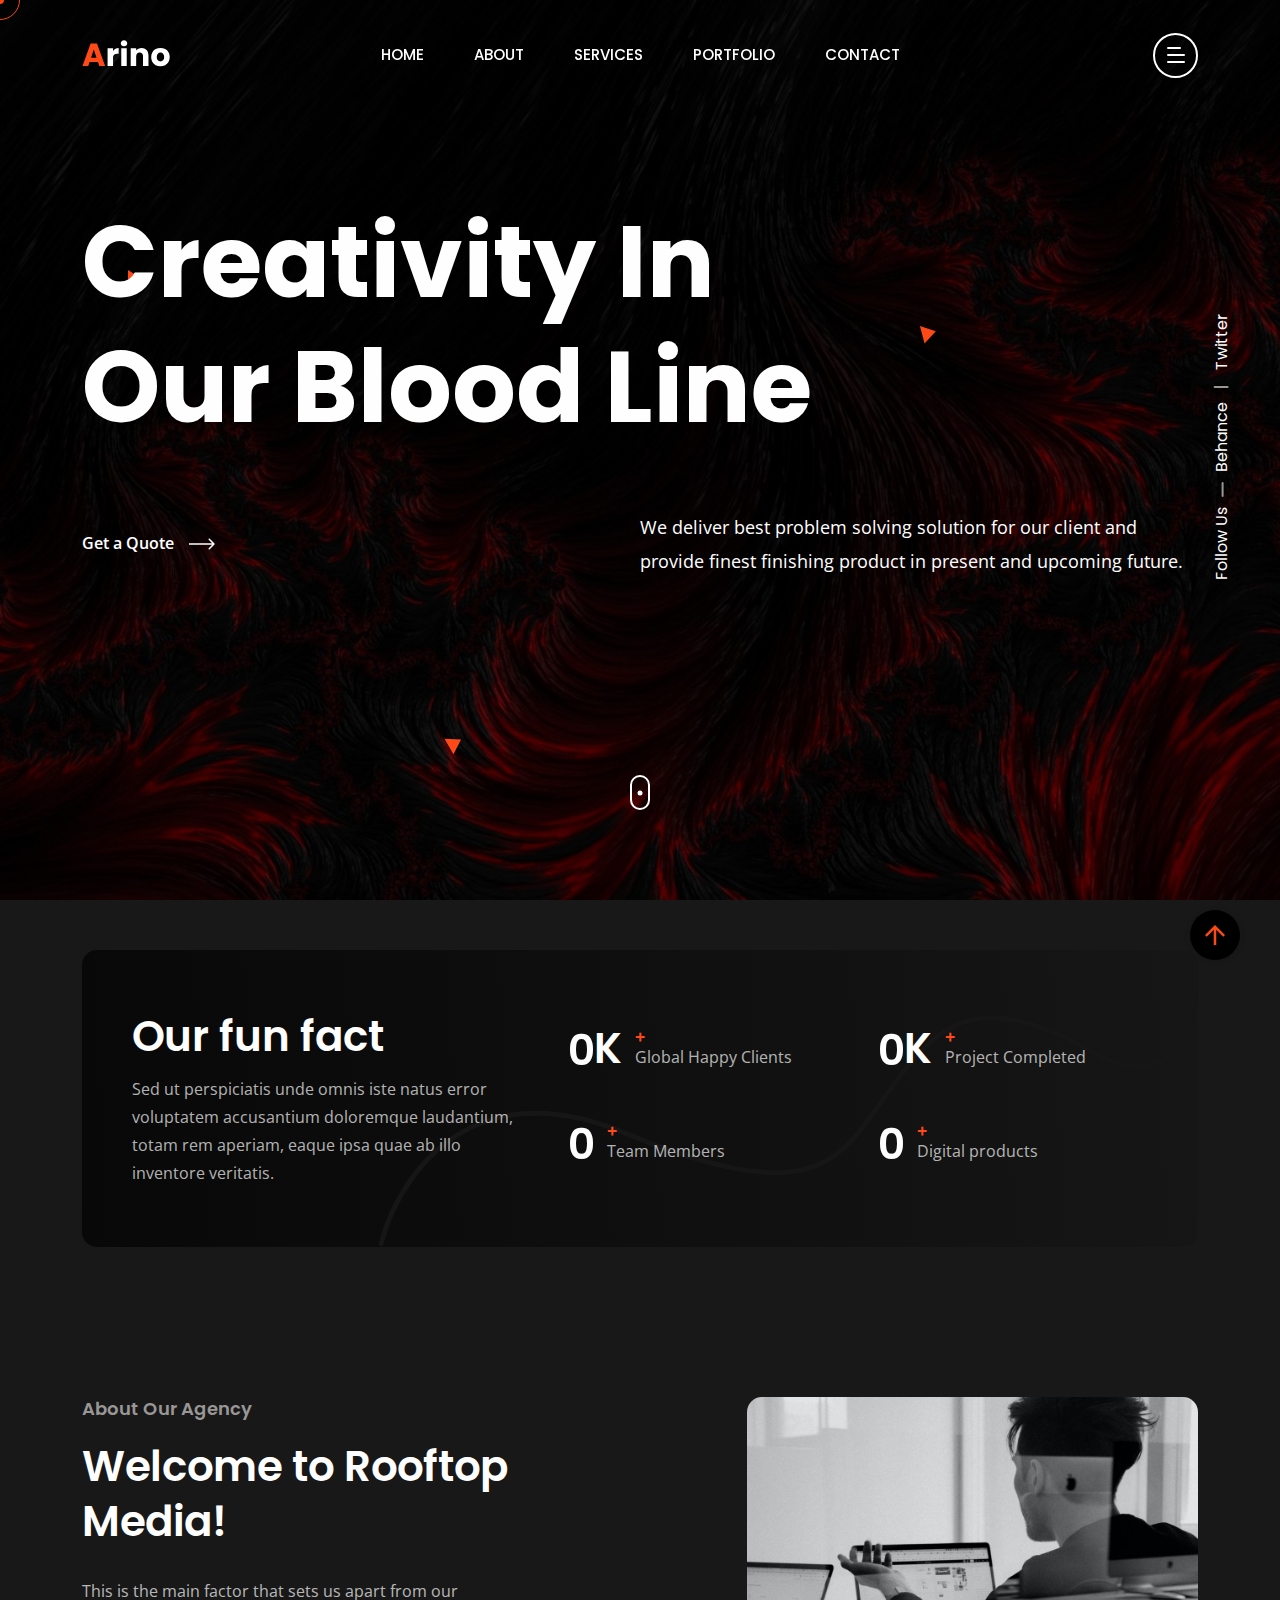
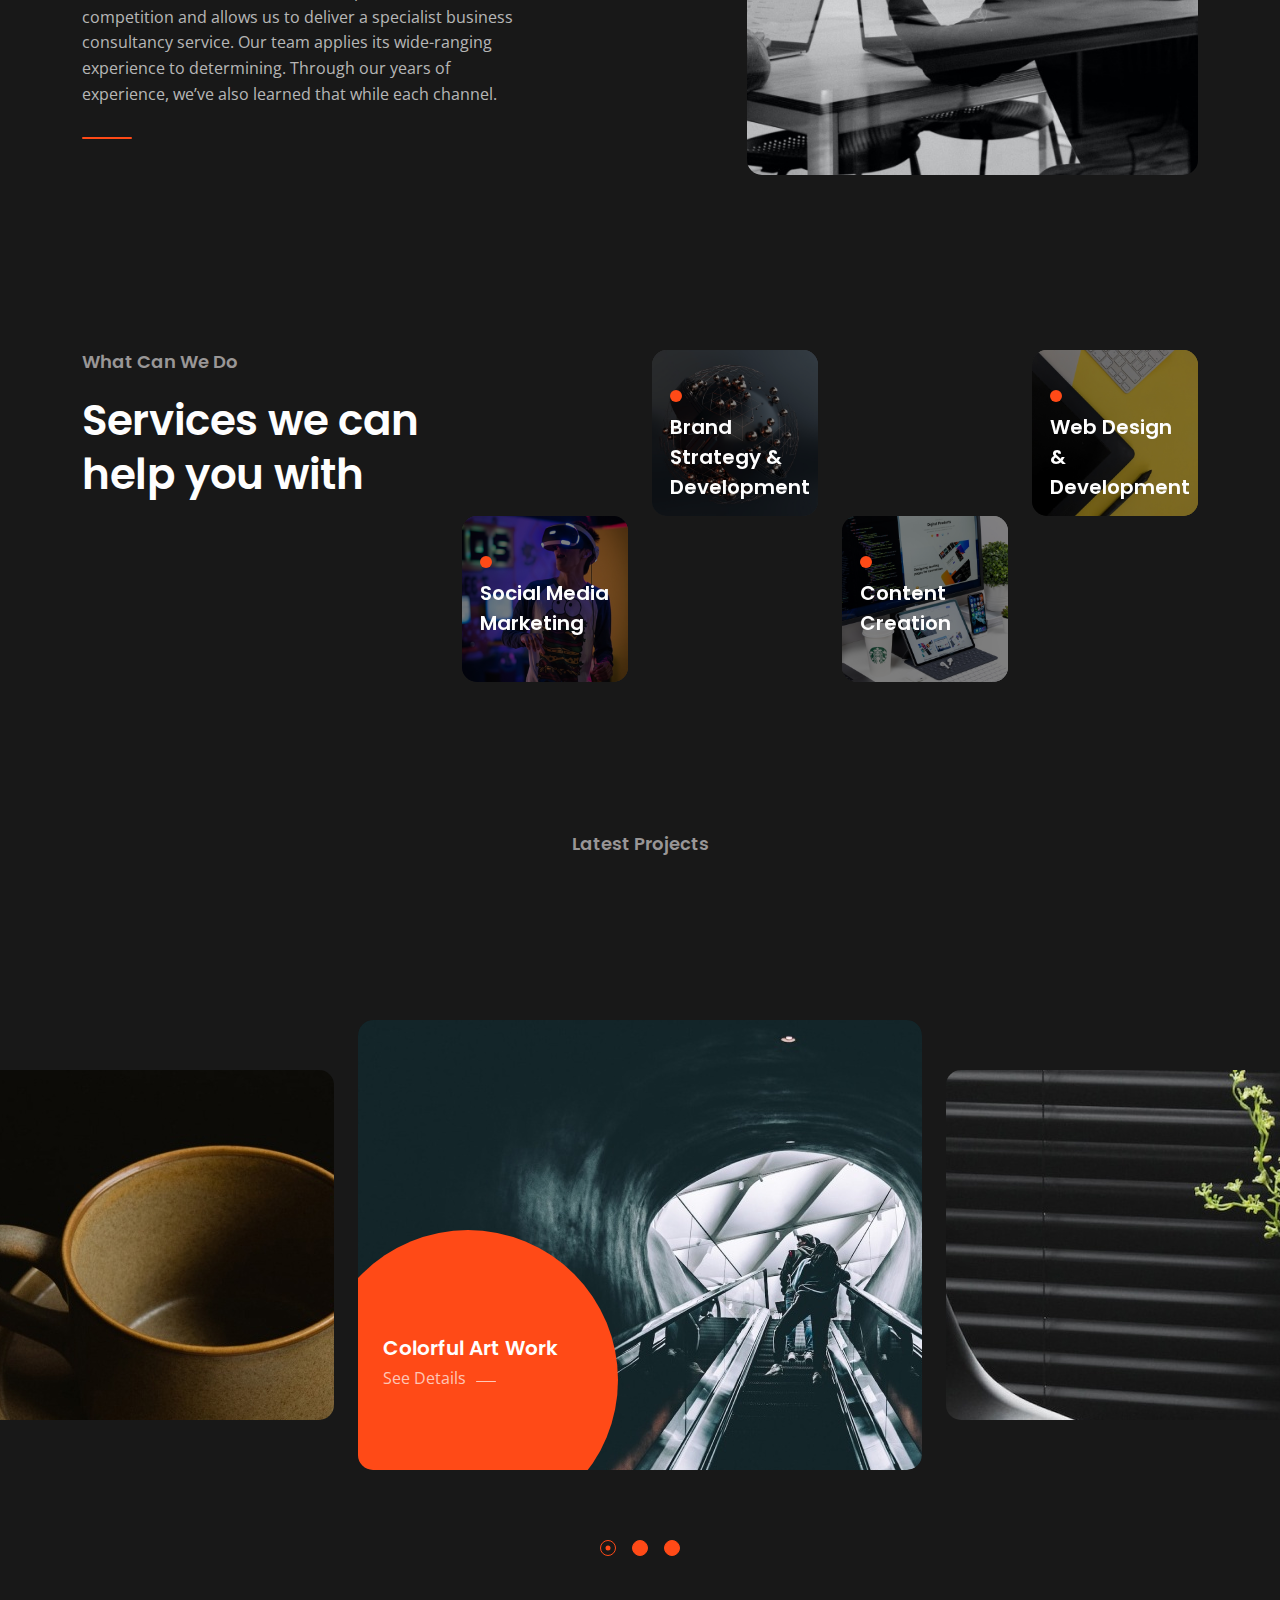
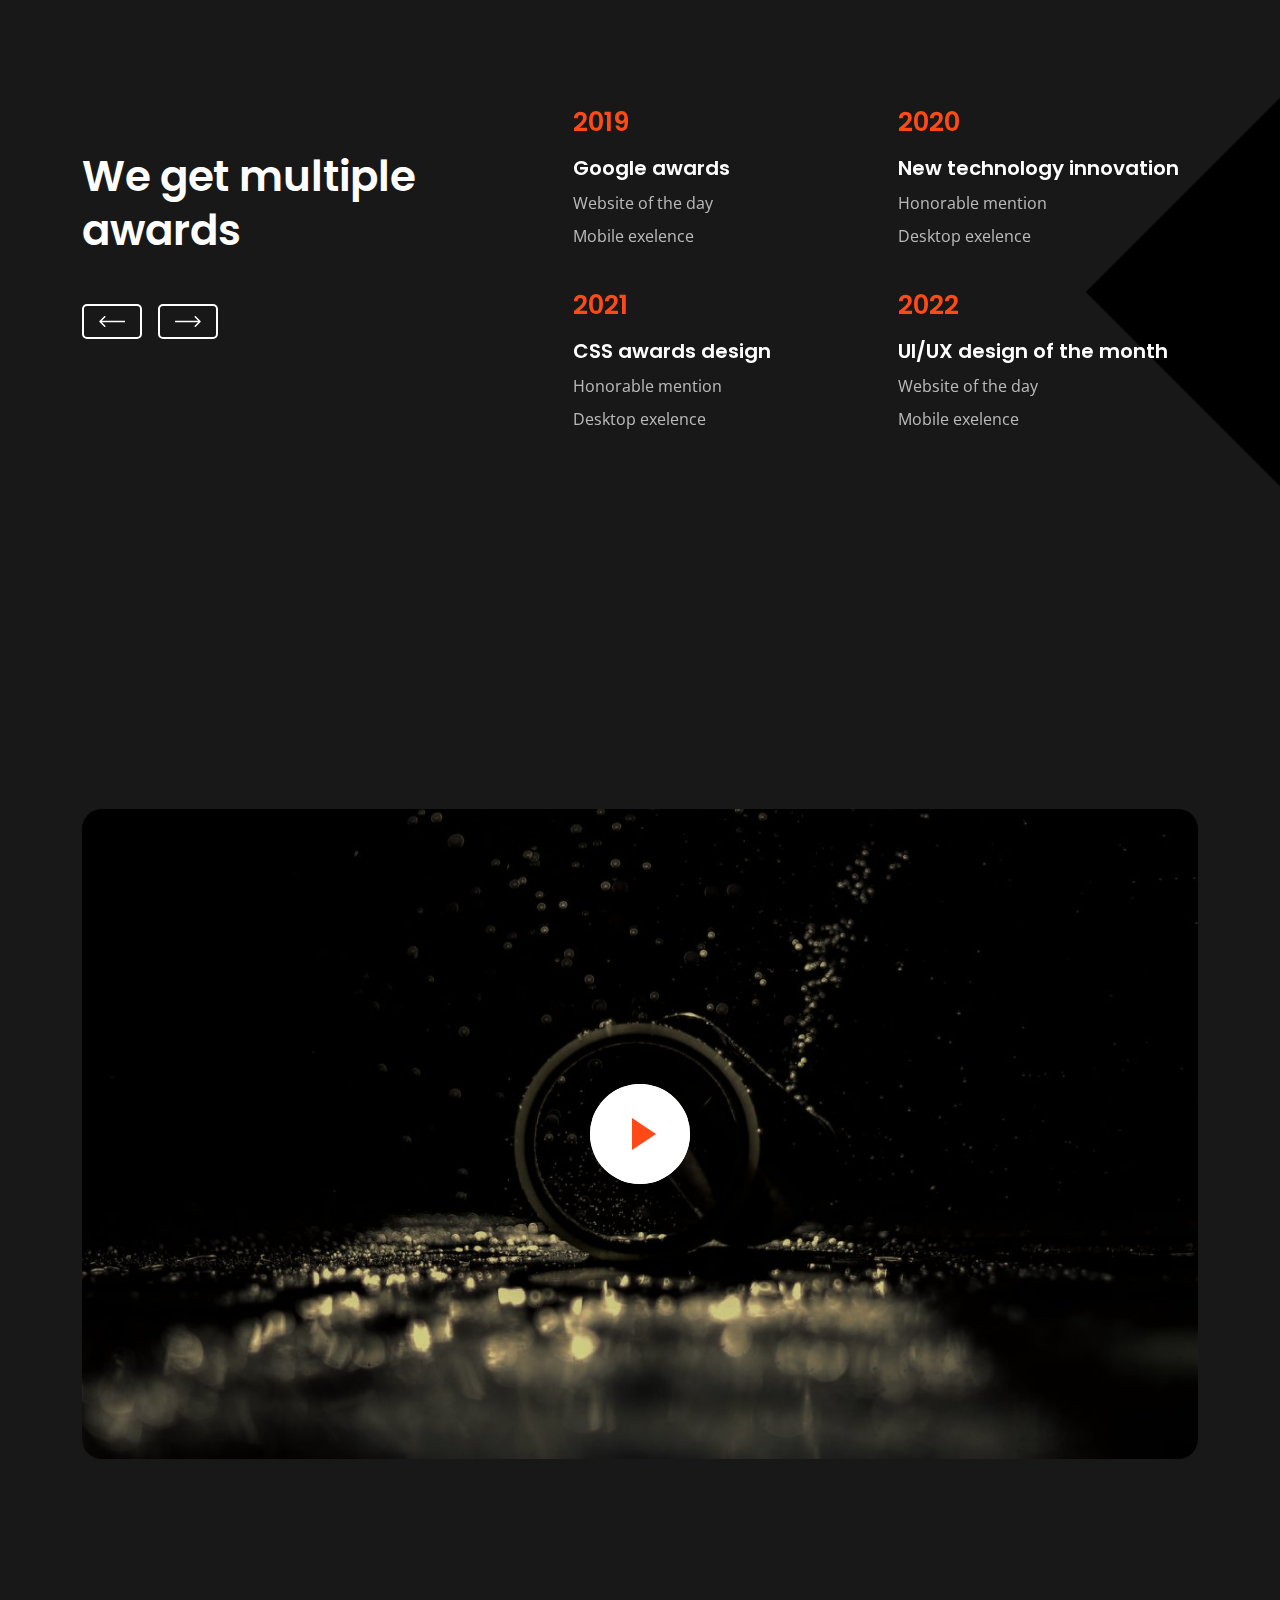
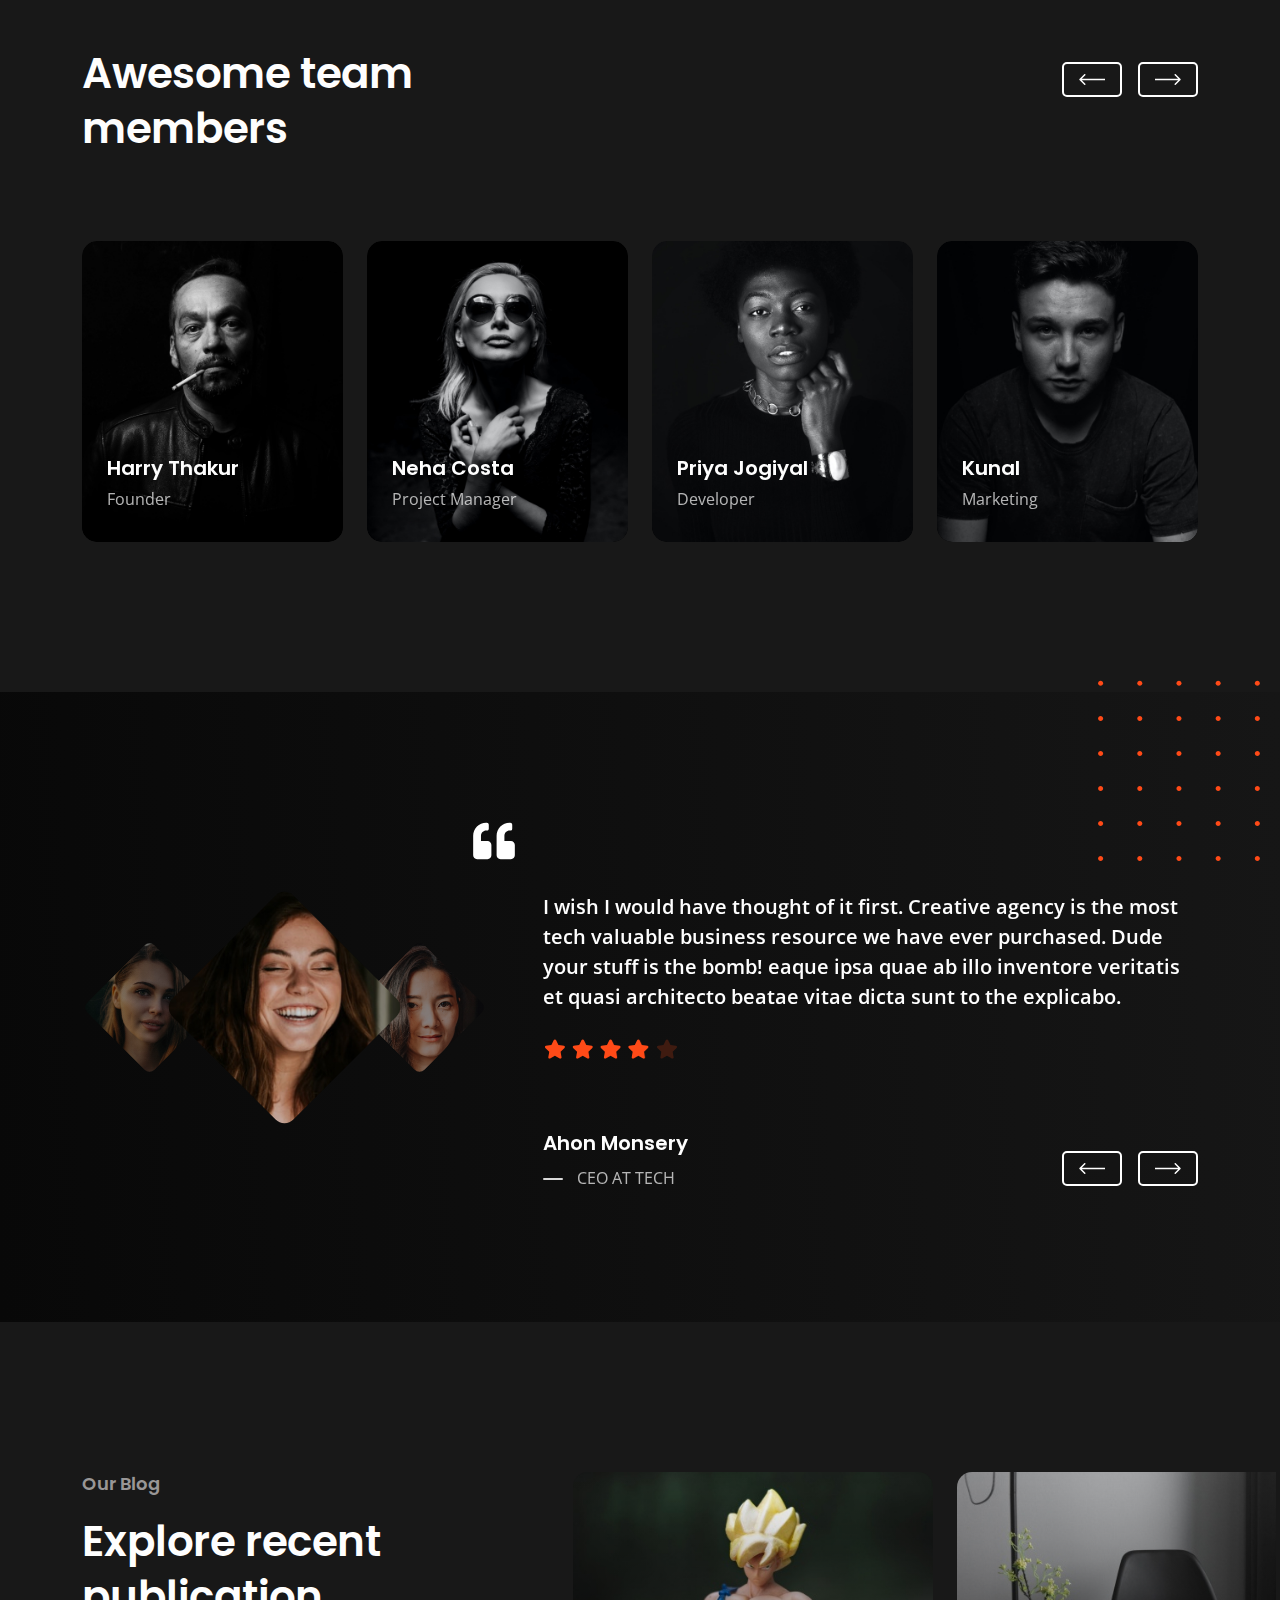
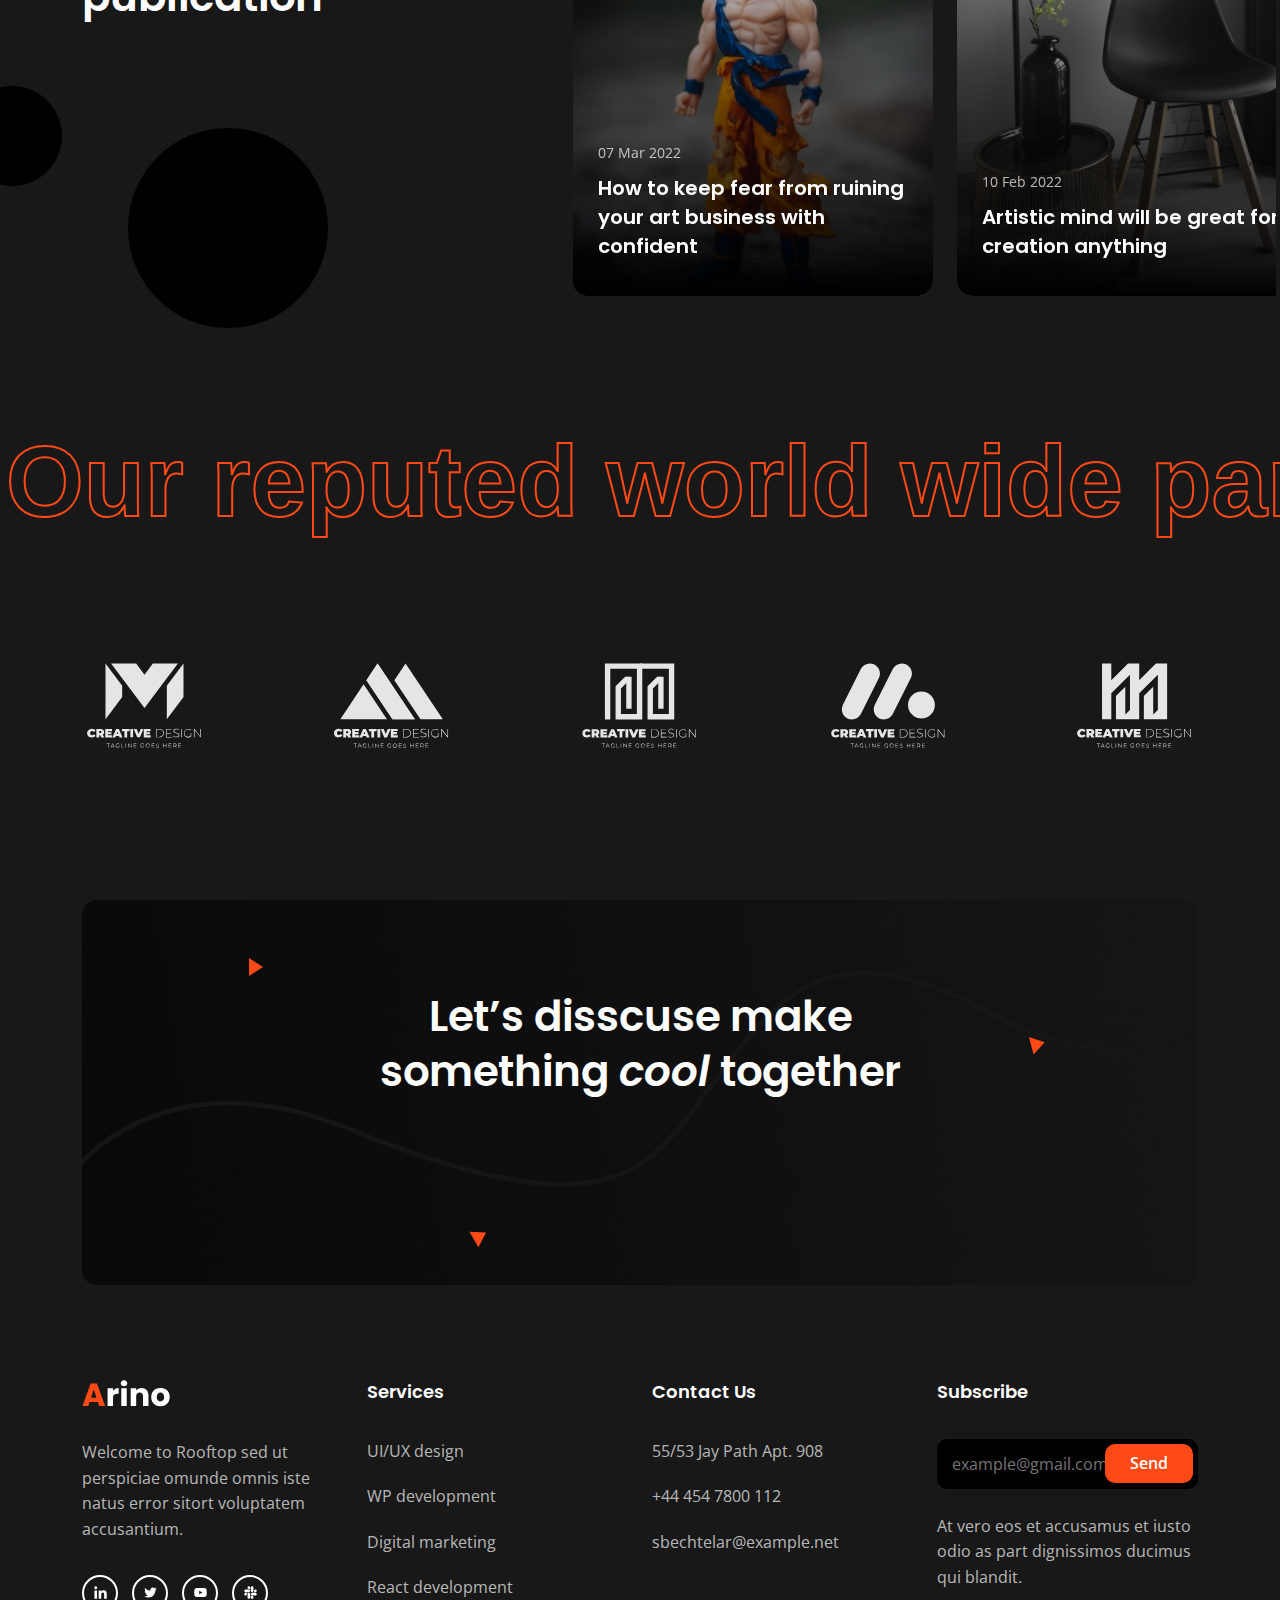
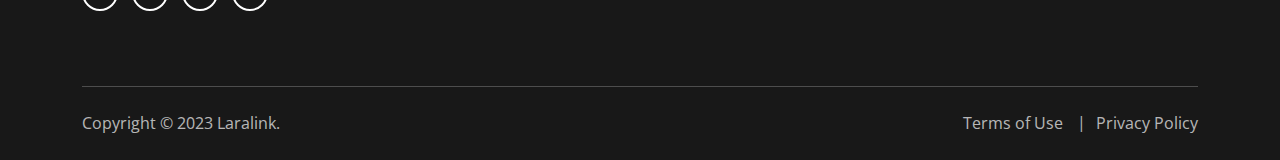
<file: index.html>
<!DOCTYPE html>
<html class="no-js" lang="en">
  <head>
    <!-- Meta Tags -->
    <meta charset="utf-8">
    <meta http-equiv="x-ua-compatible" content="ie=edge">
    <meta name="viewport" content="width=device-width, initial-scale=1">
    <meta name="author" content="Laralink">
    <!-- Favicon Icon -->
    <link rel="icon" href="assets/img/favicon.png">
    <!-- Site Title -->
    <title>Rooftop - Media Creative Agency </title>
    <link rel="stylesheet" href="assets/css/plugins/bootstrap.min.css">
    <link rel="stylesheet" href="assets/css/plugins/fontawesome.min.css">
    <link rel="stylesheet" href="assets/css/plugins/slick.css">
    <link rel="stylesheet" href="assets/css/plugins/lightgallery.min.css">
    <link rel="stylesheet" href="assets/css/plugins/animate.css">
    <link rel="stylesheet" href="assets/css/style.css">
  </head>
  <body>
    <div class="cs-preloader cs-center">
      <div class="cs-preloader_in"></div>
    </div>
    <!-- Start Header Section -->
    <header class="cs-site_header cs-style1 text-uppercase cs-sticky_header">
      <div class="cs-main_header">
        <div class="container">
          <div class="cs-main_header_in">
            <div class="cs-main_header_left">
              <a class="cs-site_branding" href="index.html">
                <img src="assets/img/logo.svg" alt="Logo">
              </a>
            </div>
            <div class="cs-main_header_center">
              <div class="cs-nav cs-primary_font cs-medium">
                <ul class="cs-nav_list">
                  <li>
                    <a href="index.html">Home</a>
                  </li>
                  <li>
                    <a href="about.html">About</a>
                  </li>
                  <li >
                    <a href="service.html">Services</a>
                  </li>
                  <li >
                    <a href="portfolio.html">Portfolio</a>
                  </li>
                  <li>
                    <a href="contact.html">Contact</a>
                  </li>
                </ul>
              </div>
            </div>
            <div class="cs-main_header_right">
              <div class="cs-toolbox">
                <span class="cs-icon_btn">
                  <span class="cs-icon_btn_in">
                    <span></span>
                    <span></span>
                    <span></span>
                    <span></span>
                  </span>
                </span>
              </div>
            </div>
          </div>
        </div>
      </div>
    </header>
    <div class="cs-side_header">
      <button class="cs-close"></button>
      <div class="cs-side_header_overlay"></div>
      <div class="cs-side_header_in">
        <div class="cs-side_header_shape"></div>
        <a class="cs-site_branding" href="index.html">
          <img src="assets/img/footer_logo.svg" alt="Logo">
        </a>
        <div class="cs-side_header_box">
          <h2 class="cs-side_header_heading"> Do you have a project in your <br> mind? Keep connect us. </h2>
        </div>
        <div class="cs-side_header_box">
          <h3 class="cs-side_header_title cs-primary_color">Contact Us</h3>
          <ul class="cs-contact_info cs-style1 cs-mp0">
            <li>
              <svg width="18" height="18" viewBox="0 0 18 18" fill="none" xmlns="http://www.w3.org/2000/svg">
                <path d="M17 12.5C15.75 12.5 14.55 12.3 13.43 11.93C13.08 11.82 12.69 11.9 12.41 12.17L10.21 14.37C7.38 12.93 5.06 10.62 3.62 7.79L5.82 5.58C6.1 5.31 6.18 4.92 6.07 4.57C5.7 3.45 5.5 2.25 5.5 1C5.5 0.45 5.05 0 4.5 0H1C0.45 0 0 0.45 0 1C0 10.39 7.61 18 17 18C17.55 18 18 17.55 18 17V13.5C18 12.95 17.55 12.5 17 12.5ZM9 0V10L12 7H18V0H9Z" fill="#FF4A17" />
              </svg>
              <span>+44 454 7800 112</span>
            </li>
            <li>
              <svg width="20" height="18" viewBox="0 0 20 18" fill="none" xmlns="http://www.w3.org/2000/svg">
                <path d="M20 6.98V16C20 17.1 19.1 18 18 18H2C0.9 18 0 17.1 0 16V4C0 2.9 0.9 2 2 2H12.1C12.04 2.32 12 2.66 12 3C12 4.48 12.65 5.79 13.67 6.71L10 9L2 4V6L10 11L15.3 7.68C15.84 7.88 16.4 8 17 8C18.13 8 19.16 7.61 20 6.98ZM14 3C14 4.66 15.34 6 17 6C18.66 6 20 4.66 20 3C20 1.34 18.66 0 17 0C15.34 0 14 1.34 14 3Z" fill="#FF4A17" />
              </svg>
              <span>infotech@Rooftop.com</span>
            </li>
            <li>
              <svg width="14" height="20" viewBox="0 0 14 20" fill="none" xmlns="http://www.w3.org/2000/svg">
                <path d="M7 0C3.13 0 0 3.13 0 7C0 12.25 7 20 7 20C7 20 14 12.25 14 7C14 3.13 10.87 0 7 0ZM7 9.5C5.62 9.5 4.5 8.38 4.5 7C4.5 5.62 5.62 4.5 7 4.5C8.38 4.5 9.5 5.62 9.5 7C9.5 8.38 8.38 9.5 7 9.5Z" fill="#FF4A17" />
              </svg>
              <span>50 Wall Street Suite, 44150 <br>Ohio, United States </span>
            </li>
          </ul>
        </div>
        <div class="cs-side_header_box">
          <h3 class="cs-side_header_title cs-primary_color">Subscribe</h3>
          <div class="cs-newsletter cs-style1">
            <form action="#" class="cs-newsletter_form">
              <input type="email" class="cs-newsletter_input" placeholder="example@gmail.com">
              <button class="cs-newsletter_btn">
                <span>Send</span>
              </button>
            </form>
            <div class="cs-newsletter_text"> At vero eos et accusamus et iusto odio as part dignissimos ducimus qui blandit. </div>
          </div>
        </div>
        <div class="cs-side_header_box">
          <div class="cs-social_btns cs-style1">
            <a href="#" class="cs-center">
              <svg width="15" height="15" viewBox="0 0 15 15" fill="none" xmlns="http://www.w3.org/2000/svg">
                <path d="M4.04799 13.7497H1.45647V5.4043H4.04799V13.7497ZM2.75084 4.2659C1.92215 4.2659 1.25 3.57952 1.25 2.75084C1.25 2.35279 1.40812 1.97105 1.68958 1.68958C1.97105 1.40812 2.35279 1.25 2.75084 1.25C3.14888 1.25 3.53063 1.40812 3.81209 1.68958C4.09355 1.97105 4.25167 2.35279 4.25167 2.75084C4.25167 3.57952 3.57924 4.2659 2.75084 4.2659ZM13.7472 13.7497H11.1613V9.68722C11.1613 8.71903 11.1417 7.4774 9.81389 7.4774C8.46652 7.4774 8.26004 8.5293 8.26004 9.61747V13.7497H5.67132V5.4043H8.15681V6.54269H8.19308C8.53906 5.887 9.38421 5.19503 10.6451 5.19503C13.2679 5.19503 13.75 6.92215 13.75 9.16546V13.7497H13.7472Z" fill="white"></path>
              </svg>
            </a>
            <a href="#" class="cs-center">
              <svg width="13" height="11" viewBox="0 0 13 11" fill="none" xmlns="http://www.w3.org/2000/svg">
                <path d="M11.4651 2.95396C11.4731 3.065 11.4731 3.17606 11.4731 3.2871C11.4731 6.67383 8.89535 10.5761 4.18402 10.5761C2.73255 10.5761 1.38421 10.1557 0.25 9.42608C0.456226 9.44986 0.654494 9.4578 0.868655 9.4578C2.06629 9.4578 3.16879 9.0533 4.04918 8.36326C2.92291 8.33946 1.97906 7.60183 1.65386 6.5866C1.81251 6.61038 1.97112 6.62624 2.1377 6.62624C2.36771 6.62624 2.59774 6.59451 2.81188 6.53901C1.63802 6.30105 0.757595 5.26996 0.757595 4.02472V3.99301C1.09864 4.18336 1.49524 4.30233 1.91558 4.31818C1.22554 3.85814 0.773464 3.07294 0.773464 2.1846C0.773464 1.70872 0.900344 1.27249 1.12244 0.891774C2.38355 2.44635 4.27919 3.46156 6.40481 3.57262C6.36516 3.38226 6.34136 3.184 6.34136 2.9857C6.34136 1.57388 7.4835 0.423828 8.90323 0.423828C9.64086 0.423828 10.3071 0.733156 10.7751 1.23284C11.354 1.1218 11.9093 0.907643 12.401 0.614185C12.2106 1.20906 11.8061 1.70875 11.2748 2.02598C11.7903 1.97049 12.29 1.82769 12.75 1.62942C12.4011 2.13702 11.9648 2.5891 11.4651 2.95396V2.95396Z" fill="white"></path>
              </svg>
            </a>
            <a href="#" class="cs-center">
              <svg width="13" height="9" viewBox="0 0 13 9" fill="none" xmlns="http://www.w3.org/2000/svg">
                <path d="M12.4888 1.48066C12.345 0.939353 11.9215 0.513038 11.3837 0.368362C10.4089 0.105469 6.5 0.105469 6.5 0.105469C6.5 0.105469 2.59116 0.105469 1.61633 0.368362C1.07853 0.513061 0.65496 0.939353 0.5112 1.48066C0.25 2.4618 0.25 4.50887 0.25 4.50887C0.25 4.50887 0.25 6.55595 0.5112 7.53709C0.65496 8.0784 1.07853 8.48695 1.61633 8.63163C2.59116 8.89452 6.5 8.89452 6.5 8.89452C6.5 8.89452 10.4088 8.89452 11.3837 8.63163C11.9215 8.48695 12.345 8.0784 12.4888 7.53709C12.75 6.55595 12.75 4.50887 12.75 4.50887C12.75 4.50887 12.75 2.4618 12.4888 1.48066V1.48066ZM5.22158 6.36746V2.65029L8.48861 4.50892L5.22158 6.36746V6.36746Z" fill="white"></path>
              </svg>
            </a>
            <a href="#" class="cs-center">
              <svg width="13" height="13" viewBox="0 0 13 13" fill="none" xmlns="http://www.w3.org/2000/svg">
                <path d="M2.87612 8.149C2.87612 8.87165 2.28571 9.46205 1.56306 9.46205C0.840402 9.46205 0.25 8.87165 0.25 8.149C0.25 7.42634 0.840402 6.83594 1.56306 6.83594H2.87612V8.149ZM3.53795 8.149C3.53795 7.42634 4.12835 6.83594 4.851 6.83594C5.57366 6.83594 6.16406 7.42634 6.16406 8.149V11.4369C6.16406 12.1596 5.57366 12.75 4.851 12.75C4.12835 12.75 3.53795 12.1596 3.53795 11.4369V8.149ZM4.851 2.87612C4.12835 2.87612 3.53795 2.28571 3.53795 1.56306C3.53795 0.840402 4.12835 0.25 4.851 0.25C5.57366 0.25 6.16406 0.840402 6.16406 1.56306V2.87612H4.851V2.87612ZM4.851 3.53795C5.57366 3.53795 6.16406 4.12835 6.16406 4.851C6.16406 5.57366 5.57366 6.16406 4.851 6.16406H1.56306C0.840402 6.16406 0.25 5.57366 0.25 4.851C0.25 4.12835 0.840402 3.53795 1.56306 3.53795H4.851V3.53795ZM10.1239 4.851C10.1239 4.12835 10.7143 3.53795 11.4369 3.53795C12.1596 3.53795 12.75 4.12835 12.75 4.851C12.75 5.57366 12.1596 6.16406 11.4369 6.16406H10.1239V4.851V4.851ZM9.46205 4.851C9.46205 5.57366 8.87165 6.16406 8.149 6.16406C7.42634 6.16406 6.83594 5.57366 6.83594 4.851V1.56306C6.83594 0.840402 7.42634 0.25 8.149 0.25C8.87165 0.25 9.46205 0.840402 9.46205 1.56306V4.851V4.851ZM8.149 10.1239C8.87165 10.1239 9.46205 10.7143 9.46205 11.4369C9.46205 12.1596 8.87165 12.75 8.149 12.75C7.42634 12.75 6.83594 12.1596 6.83594 11.4369V10.1239H8.149ZM8.149 9.46205C7.42634 9.46205 6.83594 8.87165 6.83594 8.149C6.83594 7.42634 7.42634 6.83594 8.149 6.83594H11.4369C12.1596 6.83594 12.75 7.42634 12.75 8.149C12.75 8.87165 12.1596 9.46205 11.4369 9.46205H8.149Z" fill="white"></path>
              </svg>
            </a>
          </div>
        </div>
      </div>
    </div>
    <!-- End Header Section -->
    <!-- Start Hero -->
    <div class="cs-hero cs-style1 cs-bg cs-fixed_bg cs-shape_wrap_1" data-src="assets/img/hero_bg.jpeg" id="home">
      <div class="cs-shape_1"></div>
      <div class="cs-shape_1"></div>
      <div class="cs-shape_1"></div>
      <div class="container">
        <div class="cs-hero_text">
          <h1 class="cs-hero_title wow fadeInRight" data-wow-duration="0.8s" data-wow-delay="0.2s"> Creativity In <br>Our Blood Line </h1>
          <div class="cs-hero_info">
            <div>
              <a href="contact.html" class="cs-text_btn">
                <span>Get a Quote</span>
                <svg width="26" height="12" viewBox="0 0 26 12" fill="none" xmlns="http://www.w3.org/2000/svg">
                  <path d="M25.5303 6.53033C25.8232 6.23744 25.8232 5.76256 25.5303 5.46967L20.7574 0.696699C20.4645 0.403806 19.9896 0.403806 19.6967 0.696699C19.4038 0.989593 19.4038 1.46447 19.6967 1.75736L23.9393 6L19.6967 10.2426C19.4038 10.5355 19.4038 11.0104 19.6967 11.3033C19.9896 11.5962 20.4645 11.5962 20.7574 11.3033L25.5303 6.53033ZM0 6.75H25V5.25H0V6.75Z" fill="currentColor" />
                </svg>
              </a>
            </div>
            <div>
              <div class="cs-hero_subtitle"> We deliver best problem solving solution for our client and provide finest finishing product in present and upcoming future. </div>
            </div>
          </div>
        </div>
      </div>
      <div class="cs-hero_social_wrap cs-primary_font cs-primary_color">
        <div class="cs-hero_social_title">Follow Us</div>
        <ul class="cs-hero_social_links">
          <li>
            <a href="">Behance</a>
          </li>
          <li>
            <a href="">Twitter</a>
          </li>
        </ul>
      </div>
      <a href="#service" class="cs-down_btn"></a>
    </div>
    <!-- End Hero -->
    <!-- Start FunFact -->
    <section>
      <div class="container">
        <div class="cs-funfact_wrap cs-type1">
          <div class="cs-funfact_shape" data-src="assets/img/funfact_shape_bg.svg"></div>
          <div class="cs-funfact_left">
            <div class="cs-funfact_heading">
              <h2>Our fun fact</h2>
              <p> Sed ut perspiciatis unde omnis iste natus error voluptatem accusantium doloremque laudantium, totam rem aperiam, eaque ipsa quae ab illo inventore veritatis. </p>
            </div>
          </div>
          <div class="cs-funfact_right">
            <div class="cs-funfacts">
              <div class="cs-funfact cs-style1">
                <div class="cs-funfact_number cs-primary_font cs-semi_bold cs-primary_color">
                  <span data-count-to="40" class="odometer"></span>K
                </div>
                <div class="cs-funfact_text">
                  <span class="cs-accent_color">+</span>
                  <p>Global Happy Clients</p>
                </div>
              </div>
              <div class="cs-funfact cs-style1">
                <div class="cs-funfact_number cs-primary_font cs-semi_bold cs-primary_color">
                  <span data-count-to="50" class="odometer"></span>K
                </div>
                <div class="cs-funfact_text">
                  <span class="cs-accent_color">+</span>
                  <p>Project Completed</p>
                </div>
              </div>
              <div class="cs-funfact cs-style1">
                <div class="cs-funfact_number cs-primary_font cs-semi_bold cs-primary_color">
                  <span data-count-to="245" class="odometer"></span>
                </div>
                <div class="cs-funfact_text">
                  <span class="cs-accent_color">+</span>
                  <p>Team Members</p>
                </div>
              </div>
              <div class="cs-funfact cs-style1">
                <div class="cs-funfact_number cs-primary_font cs-semi_bold cs-primary_color">
                  <span data-count-to="550" class="odometer"></span>
                </div>
                <div class="cs-funfact_text">
                  <span class="cs-accent_color">+</span>
                  <p>Digital products</p>
                </div>
              </div>
            </div>
          </div>
        </div>
      </div>
    </section>
    <!-- End FunFact -->
         <!-- End Hero -->
    <div class="cs-height_150 cs-height_lg_80"></div>
    <section>
      <div class="container">
        <div class="row">
          <div class="col-xl-5 col-lg-7">
            <div class="cs-section_heading cs-style1">
              <h3 class="cs-section_subtitle">About Our Agency</h3>
              <h2 class="cs-section_title">Welcome to Rooftop Media! </h2>
              <div class="cs-height_30 cs-height_lg_20"></div>
              <p class="cs-m0">This is the main factor that sets us apart from our competition and allows us to deliver a specialist business consultancy service. Our team applies its wide-ranging experience to determining. Through our years of experience, we’ve also learned that while each channel.</p>
              <div class="cs-height_30 cs-height_lg_30"></div>
              <div class="cs-separator cs-accent_bg"></div>
              <div class="cs-height_25 cs-height_lg_40"></div>
            </div>
          </div>
          <div class="col-lg-5 offset-xl-2">
            <img src="assets/img/about_img_1.jpeg" alt="Thumb" class="w-100 cs-radius_15">
            <div class="cs-height_25 cs-height_lg_25"></div>
          </div>
        </div>
      </div>
    </section>
    <!-- Start Service Section -->
    <section id="service">
      <div class="cs-height_150 cs-height_lg_80"></div>
      <div class="container">
        <div class="row">
          <div class="col-xl-4">
            <div class="cs-section_heading cs-style1">
              <h3 class="cs-section_subtitle">What Can We Do</h3>
              <h2 class="cs-section_title">Services we can help you with</h2>
              <div class="cs-height_45 cs-height_lg_20"></div>
              <a href="service.html" class="cs-text_btn wow fadeInLeft" data-wow-duration="0.8s" data-wow-delay="0.2s">
                <span>See All Services</span>
                <svg width="26" height="12" viewBox="0 0 26 12" fill="none" xmlns="http://www.w3.org/2000/svg">
                  <path d="M25.5303 6.53033C25.8232 6.23744 25.8232 5.76256 25.5303 5.46967L20.7574 0.696699C20.4645 0.403806 19.9896 0.403806 19.6967 0.696699C19.4038 0.989593 19.4038 1.46447 19.6967 1.75736L23.9393 6L19.6967 10.2426C19.4038 10.5355 19.4038 11.0104 19.6967 11.3033C19.9896 11.5962 20.4645 11.5962 20.7574 11.3033L25.5303 6.53033ZM0 6.75H25V5.25H0V6.75Z" fill="currentColor"></path>
                </svg>
              </a>
            </div>
            <div class="cs-height_90 cs-height_lg_45"></div>
          </div>
          <div class="col-xl-8">
            <div class="row">
              <div class="col-lg-3 col-sm-6 cs-hidden_mobile"></div>
              <div class="col-lg-3 col-sm-6">
                <div class="cs-hobble">
                  <a href="service-details.html" class="cs-card cs-style1 cs-hover_layer1">
                    <img src="assets/img/service_1.jpeg" alt="Service">
                    <div class="cs-card_overlay"></div>
                    <div class="cs-card_info">
                      <span class="cs-hover_layer3 cs-accent_bg"></span>
                      <h2 class="cs-card_title">Brand Strategy & Development</h2>
                    </div>
                  </a>
                </div>
                <div class="cs-height_0 cs-height_lg_30"></div>
              </div>
              <div class="col-lg-3 col-sm-6 cs-hidden_mobile"></div>
              <div class="col-lg-3 col-sm-6">
                <div class="cs-hobble">
                  <a href="service-details.html" class="cs-card cs-style1 cs-hover_layer1">
                    <img src="assets/img/service_2.jpeg" alt="Service">
                    <div class="cs-card_overlay"></div>
                    <div class="cs-card_info">
                      <span class="cs-hover_layer3 cs-accent_bg"></span>
                      <h2 class="cs-card_title">Web Design & Development</h2>
                    </div>
                  </a>
                </div>
                <div class="cs-height_0 cs-height_lg_30"></div>
              </div>
              <div class="col-lg-3 col-sm-6">
                <div class="cs-hobble">
                  <a href="service-details.html" class="cs-card cs-style1 cs-hover_layer1">
                    <img src="assets/img/service_3.jpeg" alt="Service">
                    <div class="cs-card_overlay"></div>
                    <div class="cs-card_info">
                      <span class="cs-hover_layer3 cs-accent_bg"></span>
                      <h2 class="cs-card_title">Social Media Marketing</h2>
                    </div>
                  </a>
                </div>
                <div class="cs-height_0 cs-height_lg_30"></div>
              </div>
              <div class="col-lg-3 col-sm-6 cs-hidden_mobile"></div>
              <div class="col-lg-3 col-sm-6">
                <div class="cs-hobble">
                  <a href="service-details.html" class="cs-card cs-style1 cs-hover_layer1">
                    <img src="assets/img/service_4.jpeg" alt="Service">
                    <div class="cs-card_overlay"></div>
                    <div class="cs-card_info">
                      <span class="cs-hover_layer3 cs-accent_bg"></span>
                      <h2 class="cs-card_title">Content Creation</h2>
                    </div>
                  </a>
                </div>
                <div class="cs-height_0 cs-height_lg_30"></div>
              </div>
              <div class="col-lg-3 col-sm-6 cs-hidden_mobile"></div>
              <!-- <div class="col-lg-3 col-sm-6">
                <div class="cs-hobble">
                  <a href="service-details.html" class="cs-card cs-style1 cs-hover_layer1">
                    <img src="assets/img/service_3.jpeg" alt="Service">
                    <div class="cs-card_overlay"></div>
                    <div class="cs-card_info">
                      <span class="cs-hover_layer3 cs-accent_bg"></span>
                      <h2 class="cs-card_title">SEO & Digital Advertising</h2>
                    </div>
                  </a>
                </div>
                <div class="cs-height_0 cs-height_lg_30"></div>
              </div> -->
            </div>
          </div>
        </div>
      </div>
      <div class="cs-height_150 cs-height_lg_50"></div>
    </section>
    <!-- End Service Section -->
    <!-- Start Latest Project -->
    <section>
      <div class="container">
        <div class="cs-section_heading cs-style1 text-center">
          <h3 class="cs-section_subtitle">Latest Projects</h3>
          <h2 class="cs-section_title wow fadeInUp" data-wow-duration="0.8s" data-wow-delay="0.2s"> Portfolio to explore </h2>
        </div>
      </div>
      <div class="cs-height_90 cs-height_lg_45"></div>
      <div class="cs-slider cs-style3 cs-gap-24">
        <div class="cs-slider_container" data-autoplay="0" data-loop="1" data-speed="600" data-center="1" data-slides-per-view="1">
          <div class="cs-slider_wrapper">
            <div class="cs-slide">
              <a href="portfolio-details.html" class="cs-portfolio cs-style1 cs-bg">
                <div class="cs-portfolio_hover"></div>
                <div class="cs-portfolio_bg" data-src="assets/img/portfolio_1.jpeg"></div>
                <div class="cs-portfolio_info">
                  <div class="cs-portfolio_info_bg cs-accent_bg"></div>
                  <h2 class="cs-portfolio_title">Colorful Art Work</h2>
                  <div class="cs-portfolio_subtitle">See Details</div>
                </div>
              </a>
            </div>
            <!-- .cs-slide -->
            <div class="cs-slide">
              <a href="portfolio-details.html" class="cs-portfolio cs-style1 cs-bg">
                <div class="cs-portfolio_hover"></div>
                <div class="cs-portfolio_bg" data-src="assets/img/portfolio_2.jpeg"></div>
                <div class="cs-portfolio_info">
                  <div class="cs-portfolio_info_bg cs-accent_bg"></div>
                  <h2 class="cs-portfolio_title">Colorful Art Work</h2>
                  <div class="cs-portfolio_subtitle">See Details</div>
                </div>
              </a>
            </div>
            <!-- .cs-slide -->
            <div class="cs-slide">
              <a href="portfolio-details.html" class="cs-portfolio cs-style1 cs-bg">
                <div class="cs-portfolio_hover"></div>
                <div class="cs-portfolio_bg" data-src="assets/img/portfolio_3.jpeg"></div>
                <div class="cs-portfolio_info">
                  <div class="cs-portfolio_info_bg cs-accent_bg"></div>
                  <h2 class="cs-portfolio_title">Colorful Art Work</h2>
                  <div class="cs-portfolio_subtitle">See Details</div>
                </div>
              </a>
            </div>
            <!-- .cs-slide -->
          </div>
        </div>
        <!-- .cs-slider_container -->
        <div class="cs-pagination cs-style1"></div>
      </div>
      <!-- .cs-slider -->
    </section>
    <!-- End Latest Project -->
    <div class="cs-height_150 cs-height_lg_80"></div>
    <!-- Start Awards Text -->
    <section class="cs-shape_wrap_2">
      <div class="cs-shape_2">
        <div></div>
      </div>
      <div class="container">
        <div class="cs-slider cs-style1 cs-gap-24">
          <div class="cs-slider_left">
            <div class="cs-section_heading cs-style1">
              <h3 class="cs-section_subtitle wow fadeInLeft" data-wow-duration="0.8s" data-wow-delay="0.2s"> Our Awards </h3>
              <h2 class="cs-section_title">We get multiple awards</h2>
            </div>
            <div class="cs-height_45 cs-height_lg_20"></div>
            <div class="cs-slider_arrows cs-style1 cs-primary_color">
              <div class="cs-left_arrow cs-center">
                <svg width="26" height="13" viewBox="0 0 26 13" fill="none" xmlns="http://www.w3.org/2000/svg">
                  <path d="M0.469791 5.96967C0.176899 6.26256 0.176899 6.73744 0.469791 7.03033L5.24276 11.8033C5.53566 12.0962 6.01053 12.0962 6.30342 11.8033C6.59632 11.5104 6.59632 11.0355 6.30342 10.7426L2.06078 6.5L6.30342 2.25736C6.59632 1.96447 6.59632 1.48959 6.30342 1.1967C6.01053 0.903806 5.53566 0.903806 5.24276 1.1967L0.469791 5.96967ZM26.0001 5.75L1.00012 5.75V7.25L26.0001 7.25V5.75Z" fill="currentColor" />
                </svg>
              </div>
              <div class="cs-right_arrow cs-center">
                <svg width="26" height="13" viewBox="0 0 26 13" fill="none" xmlns="http://www.w3.org/2000/svg">
                  <path d="M25.5305 7.03033C25.8233 6.73744 25.8233 6.26256 25.5305 5.96967L20.7575 1.1967C20.4646 0.903806 19.9897 0.903806 19.6968 1.1967C19.4039 1.48959 19.4039 1.96447 19.6968 2.25736L23.9395 6.5L19.6968 10.7426C19.4039 11.0355 19.4039 11.5104 19.6968 11.8033C19.9897 12.0962 20.4646 12.0962 20.7575 11.8033L25.5305 7.03033ZM0.00012207 7.25H25.0001V5.75H0.00012207V7.25Z" fill="currentColor" />
                </svg>
              </div>
            </div>
          </div>
          <div class="cs-slider_right">
            <div class="cs-slider_container" data-autoplay="0" data-loop="1" data-speed="600" data-center="0" data-slides-per-view="responsive" data-xs-slides="1" data-sm-slides="2" data-md-slides="2" data-lg-slides="2" data-add-slides="2">
              <div class="cs-slider_wrapper">
                <div class="cs-slide">
                  <div class="cs-time_line cs-style1">
                    <h3 class="cs-accent_color">2019</h3>
                    <h2>Google awards</h2>
                    <p>Website of the day</p>
                    <p>Mobile exelence</p>
                  </div>
                  <div class="cs-height_40 cs-height_lg_30"></div>
                  <div class="cs-time_line cs-style1">
                    <h3 class="cs-accent_color">2021</h3>
                    <h2>CSS awards design</h2>
                    <p>Honorable mention</p>
                    <p>Desktop exelence</p>
                  </div>
                </div>
                <!-- .cs-slide -->
                <div class="cs-slide">
                  <div class="cs-time_line cs-style1">
                    <h3 class="cs-accent_color">2020</h3>
                    <h2>New technology innovation</h2>
                    <p>Honorable mention</p>
                    <p>Desktop exelence</p>
                  </div>
                  <div class="cs-height_40 cs-height_lg_30"></div>
                  <div class="cs-time_line cs-style1">
                    <h3 class="cs-accent_color">2022</h3>
                    <h2>UI/UX design of the month</h2>
                    <p>Website of the day</p>
                    <p>Mobile exelence</p>
                  </div>
                </div>
                <!-- .cs-slide -->
                <div class="cs-slide">
                  <div class="cs-time_line cs-style1">
                    <h3 class="cs-accent_color">2019</h3>
                    <h2>Google awards</h2>
                    <p>Website of the day</p>
                    <p>Mobile exelence</p>
                  </div>
                  <div class="cs-height_40 cs-height_lg_30"></div>
                  <div class="cs-time_line cs-style1">
                    <h3 class="cs-accent_color">2021</h3>
                    <h2>CSS awards design</h2>
                    <p>Honorable mention</p>
                    <p>Desktop exelence</p>
                  </div>
                </div>
                <!-- .cs-slide -->
                <div class="cs-slide">
                  <div class="cs-time_line cs-style1">
                    <h3 class="cs-accent_color">2020</h3>
                    <h2>New technology innovation</h2>
                    <p>Honorable mention</p>
                    <p>Desktop exelence</p>
                  </div>
                  <div class="cs-height_40 cs-height_lg_30"></div>
                  <div class="cs-time_line cs-style1">
                    <h3 class="cs-accent_color">2022</h3>
                    <h2>UI/UX design of the month</h2>
                    <p>Website of the day</p>
                    <p>Mobile exelence</p>
                  </div>
                </div>
                <!-- .cs-slide -->
              </div>
            </div>
            <!-- .cs-slider_container -->
            <div class="cs-pagination cs-style1 cs-hidden_desktop"></div>
          </div>
        </div>
        <!-- .cs-slider -->
      </div>
    </section>
    <!-- End Awards Text -->
    <div class="cs-height_130 cs-height_lg_70"></div>
    <!-- Start General Text -->
    <div class="container">
      <h2 class="cs-font_50 cs-m0 text-center cs-line_height_4 wow fadeInUp" data-wow-duration="0.8s" data-wow-delay="0.2s"> Our agile process is ability to adapt and respond to change. Agile organizations view change as an opportunity, not a threat. </h2>
    </div>
    <!-- End General Text -->
    <div class="cs-height_70 cs-height_lg_70"></div>
    <!-- Start Video Block -->
    <div class="container">
      <a href="https://www.youtube.com/watch?v=VcaAVWtP48A" class="cs-video_block cs-style1 cs-video_open cs-bg" data-src="assets/img/video_bg.jpeg">
        <span class="cs-player_btn cs-accent_color">
          <span></span>
        </span>
      </a>
    </div>
    <!-- End Video Block -->
    <div class="cs-height_145 cs-height_lg_80"></div>
    <!-- Start Team Section -->
    <section>
      <div class="container">
        <div class="cs-slider cs-style2 cs-gap-24">
          <div class="cs-slider_heading cs-style1">
            <div class="cs-section_heading cs-style1">
              <h3 class="cs-section_subtitle wow fadeInLeft" data-wow-duration="0.8s" data-wow-delay="0.2s"> Our Team </h3>
              <h2 class="cs-section_title">Awesome team <br>members </h2>
            </div>
            <div class="cs-slider_arrows cs-style1 cs-primary_color">
              <div class="cs-left_arrow cs-center">
                <svg width="26" height="13" viewBox="0 0 26 13" fill="none" xmlns="http://www.w3.org/2000/svg">
                  <path d="M0.469791 5.96967C0.176899 6.26256 0.176899 6.73744 0.469791 7.03033L5.24276 11.8033C5.53566 12.0962 6.01053 12.0962 6.30342 11.8033C6.59632 11.5104 6.59632 11.0355 6.30342 10.7426L2.06078 6.5L6.30342 2.25736C6.59632 1.96447 6.59632 1.48959 6.30342 1.1967C6.01053 0.903806 5.53566 0.903806 5.24276 1.1967L0.469791 5.96967ZM26.0001 5.75L1.00012 5.75V7.25L26.0001 7.25V5.75Z" fill="currentColor" />
                </svg>
              </div>
              <div class="cs-right_arrow cs-center">
                <svg width="26" height="13" viewBox="0 0 26 13" fill="none" xmlns="http://www.w3.org/2000/svg">
                  <path d="M25.5305 7.03033C25.8233 6.73744 25.8233 6.26256 25.5305 5.96967L20.7575 1.1967C20.4646 0.903806 19.9897 0.903806 19.6968 1.1967C19.4039 1.48959 19.4039 1.96447 19.6968 2.25736L23.9395 6.5L19.6968 10.7426C19.4039 11.0355 19.4039 11.5104 19.6968 11.8033C19.9897 12.0962 20.4646 12.0962 20.7575 11.8033L25.5305 7.03033ZM0.00012207 7.25H25.0001V5.75H0.00012207V7.25Z" fill="currentColor" />
                </svg>
              </div>
            </div>
          </div>
          <div class="cs-height_85 cs-height_lg_45"></div>
          <div class="cs-slider_container" data-autoplay="0" data-loop="1" data-speed="600" data-center="0" data-slides-per-view="responsive" data-xs-slides="1" data-sm-slides="2" data-md-slides="3" data-lg-slides="4" data-add-slides="4">
            <div class="cs-slider_wrapper">
              <div class="cs-slide">
                <div class="cs-team cs-style1">
                  <div class="cs-member_thumb">
                    <img src="assets/img/member_2.jpeg" alt="Member">
                    <div class="cs-member_overlay"></div>
                  </div>
                  <div class="cs-member_info">
                    <h2 class="cs-member_name">
                      <a href="team-details.html">Harry Thakur</a>
                    </h2>
                    <div class="cs-member_designation">Founder</div>
                  </div>
                  <div class="cs-member_social cs-primary_color">
                    <a href="#">
                      <svg width="20" height="20" viewBox="0 0 20 20" fill="none" xmlns="http://www.w3.org/2000/svg">
                        <path d="M5.39756 18.333H1.9422V7.20581H5.39756V18.333ZM3.66802 5.68795C2.56311 5.68795 1.6669 4.77277 1.6669 3.66786C1.6669 3.13714 1.87773 2.62814 2.25301 2.25286C2.6283 1.87758 3.13729 1.66675 3.66802 1.66675C4.19875 1.66675 4.70774 1.87758 5.08302 2.25286C5.4583 2.62814 5.66913 3.13714 5.66913 3.66786C5.66913 4.77277 4.77256 5.68795 3.66802 5.68795ZM18.3298 18.333H14.8819V12.9164C14.8819 11.6255 14.8559 9.96995 13.0854 9.96995C11.2889 9.96995 11.0136 11.3725 11.0136 12.8234V18.333H7.56199V7.20581H10.876V8.72367H10.9243C11.3857 7.84941 12.5125 6.92679 14.1937 6.92679C17.6907 6.92679 18.3336 9.22962 18.3336 12.2207V18.333H18.3298Z" fill="currentColor" />
                      </svg>
                    </a>
                    <a href="#">
                      <svg width="18" height="14" viewBox="0 0 18 14" fill="none" xmlns="http://www.w3.org/2000/svg">
                        <path d="M15.6204 3.60521C15.631 3.75325 15.631 3.90133 15.631 4.04938C15.631 8.56502 12.194 13.7681 5.91227 13.7681C3.97697 13.7681 2.17918 13.2076 0.666901 12.2347C0.941869 12.2664 1.20623 12.277 1.49177 12.277C3.08862 12.277 4.55861 11.7377 5.73248 10.8176C4.23078 10.7859 2.97231 9.80236 2.53872 8.44871C2.75024 8.48042 2.96173 8.50158 3.18384 8.50158C3.49051 8.50158 3.79722 8.45926 4.08273 8.38527C2.51759 8.06798 1.34369 6.69321 1.34369 5.03288V4.99059C1.79842 5.2444 2.32723 5.40303 2.88768 5.42416C1.96762 4.81078 1.36485 3.76383 1.36485 2.57939C1.36485 1.94488 1.53403 1.36324 1.83015 0.855618C3.51164 2.92838 6.03915 4.282 8.87331 4.43008C8.82045 4.17627 8.78871 3.91191 8.78871 3.64752C8.78871 1.76509 10.3116 0.231689 12.2045 0.231689C13.188 0.231689 14.0764 0.644126 14.7003 1.31037C15.4723 1.16232 16.2126 0.876777 16.8683 0.485499C16.6144 1.27867 16.0751 1.94491 15.3666 2.3679C16.054 2.2939 16.7202 2.10351 17.3336 1.83915C16.8683 2.51594 16.2867 3.11871 15.6204 3.60521V3.60521Z" fill="currentColor" />
                      </svg>
                    </a>
                    <a href="#">
                      <svg width="18" height="12" viewBox="0 0 18 12" fill="none" xmlns="http://www.w3.org/2000/svg">
                        <path d="M16.9853 1.97421C16.7936 1.25247 16.2289 0.684051 15.5118 0.491149C14.212 0.140625 9.00023 0.140625 9.00023 0.140625C9.00023 0.140625 3.78845 0.140625 2.48868 0.491149C1.7716 0.684081 1.20685 1.25247 1.01517 1.97421C0.666901 3.28241 0.666901 6.01183 0.666901 6.01183C0.666901 6.01183 0.666901 8.74126 1.01517 10.0495C1.20685 10.7712 1.7716 11.3159 2.48868 11.5088C3.78845 11.8594 9.00023 11.8594 9.00023 11.8594C9.00023 11.8594 14.212 11.8594 15.5118 11.5088C16.2289 11.3159 16.7936 10.7712 16.9853 10.0495C17.3336 8.74126 17.3336 6.01183 17.3336 6.01183C17.3336 6.01183 17.3336 3.28241 16.9853 1.97421ZM7.29568 8.48995V3.53372L11.6517 6.01189L7.29568 8.48995Z" fill="currentColor" />
                      </svg>
                    </a>
                    <a href="#">
                      <svg width="18" height="18" viewBox="0 0 18 18" fill="none" xmlns="http://www.w3.org/2000/svg">
                        <path d="M4.16839 11.1987C4.16839 12.1623 3.38119 12.9495 2.41764 12.9495C1.4541 12.9495 0.666901 12.1623 0.666901 11.1987C0.666901 10.2352 1.4541 9.448 2.41764 9.448H4.16839V11.1987ZM5.05083 11.1987C5.05083 10.2352 5.83803 9.448 6.80157 9.448C7.76511 9.448 8.55232 10.2352 8.55232 11.1987V15.5827C8.55232 16.5462 7.76511 17.3334 6.80157 17.3334C5.83803 17.3334 5.05083 16.5462 5.05083 15.5827V11.1987ZM6.80157 4.16824C5.83803 4.16824 5.05083 3.38103 5.05083 2.41749C5.05083 1.45395 5.83803 0.666748 6.80157 0.666748C7.76511 0.666748 8.55232 1.45395 8.55232 2.41749V4.16824H6.80157ZM6.80157 5.05068C7.76511 5.05068 8.55232 5.83788 8.55232 6.80142C8.55232 7.76496 7.76511 8.55217 6.80157 8.55217H2.41764C1.4541 8.55217 0.666901 7.76496 0.666901 6.80142C0.666901 5.83788 1.4541 5.05068 2.41764 5.05068H6.80157ZM13.8321 6.80142C13.8321 5.83788 14.6193 5.05068 15.5828 5.05068C16.5464 5.05068 17.3336 5.83788 17.3336 6.80142C17.3336 7.76496 16.5464 8.55217 15.5828 8.55217H13.8321V6.80142ZM12.9496 6.80142C12.9496 7.76496 12.1624 8.55217 11.1989 8.55217C10.2354 8.55217 9.44815 7.76496 9.44815 6.80142V2.41749C9.44815 1.45395 10.2354 0.666748 11.1989 0.666748C12.1624 0.666748 12.9496 1.45395 12.9496 2.41749V6.80142ZM11.1989 13.8319C12.1624 13.8319 12.9496 14.6191 12.9496 15.5827C12.9496 16.5462 12.1624 17.3334 11.1989 17.3334C10.2354 17.3334 9.44815 16.5462 9.44815 15.5827V13.8319H11.1989ZM11.1989 12.9495C10.2354 12.9495 9.44815 12.1623 9.44815 11.1987C9.44815 10.2352 10.2354 9.448 11.1989 9.448H15.5828C16.5464 9.448 17.3336 10.2352 17.3336 11.1987C17.3336 12.1623 16.5464 12.9495 15.5828 12.9495H11.1989Z" fill="currentColor" />
                      </svg>
                    </a>
                  </div>
                </div>
              </div>
              <!-- .cs-slide -->
              <div class="cs-slide">
                <div class="cs-team cs-style1">
                  <div class="cs-member_thumb">
                    <img src="assets/img/member_1.jpeg" alt="Member">
                    <div class="cs-member_overlay"></div>
                  </div>
                  <div class="cs-member_info">
                    <h2 class="cs-member_name">
                      <a href="team-details.html">Neha Costa</a>
                    </h2>
                    <div class="cs-member_designation">Project Manager</div>
                  </div>
                  <div class="cs-member_social cs-primary_color">
                    <a href="#">
                      <svg width="20" height="20" viewBox="0 0 20 20" fill="none" xmlns="http://www.w3.org/2000/svg">
                        <path d="M5.39756 18.333H1.9422V7.20581H5.39756V18.333ZM3.66802 5.68795C2.56311 5.68795 1.6669 4.77277 1.6669 3.66786C1.6669 3.13714 1.87773 2.62814 2.25301 2.25286C2.6283 1.87758 3.13729 1.66675 3.66802 1.66675C4.19875 1.66675 4.70774 1.87758 5.08302 2.25286C5.4583 2.62814 5.66913 3.13714 5.66913 3.66786C5.66913 4.77277 4.77256 5.68795 3.66802 5.68795ZM18.3298 18.333H14.8819V12.9164C14.8819 11.6255 14.8559 9.96995 13.0854 9.96995C11.2889 9.96995 11.0136 11.3725 11.0136 12.8234V18.333H7.56199V7.20581H10.876V8.72367H10.9243C11.3857 7.84941 12.5125 6.92679 14.1937 6.92679C17.6907 6.92679 18.3336 9.22962 18.3336 12.2207V18.333H18.3298Z" fill="currentColor" />
                      </svg>
                    </a>
                    <a href="#">
                      <svg width="18" height="14" viewBox="0 0 18 14" fill="none" xmlns="http://www.w3.org/2000/svg">
                        <path d="M15.6204 3.60521C15.631 3.75325 15.631 3.90133 15.631 4.04938C15.631 8.56502 12.194 13.7681 5.91227 13.7681C3.97697 13.7681 2.17918 13.2076 0.666901 12.2347C0.941869 12.2664 1.20623 12.277 1.49177 12.277C3.08862 12.277 4.55861 11.7377 5.73248 10.8176C4.23078 10.7859 2.97231 9.80236 2.53872 8.44871C2.75024 8.48042 2.96173 8.50158 3.18384 8.50158C3.49051 8.50158 3.79722 8.45926 4.08273 8.38527C2.51759 8.06798 1.34369 6.69321 1.34369 5.03288V4.99059C1.79842 5.2444 2.32723 5.40303 2.88768 5.42416C1.96762 4.81078 1.36485 3.76383 1.36485 2.57939C1.36485 1.94488 1.53403 1.36324 1.83015 0.855618C3.51164 2.92838 6.03915 4.282 8.87331 4.43008C8.82045 4.17627 8.78871 3.91191 8.78871 3.64752C8.78871 1.76509 10.3116 0.231689 12.2045 0.231689C13.188 0.231689 14.0764 0.644126 14.7003 1.31037C15.4723 1.16232 16.2126 0.876777 16.8683 0.485499C16.6144 1.27867 16.0751 1.94491 15.3666 2.3679C16.054 2.2939 16.7202 2.10351 17.3336 1.83915C16.8683 2.51594 16.2867 3.11871 15.6204 3.60521V3.60521Z" fill="currentColor" />
                      </svg>
                    </a>
                    <a href="#">
                      <svg width="18" height="12" viewBox="0 0 18 12" fill="none" xmlns="http://www.w3.org/2000/svg">
                        <path d="M16.9853 1.97421C16.7936 1.25247 16.2289 0.684051 15.5118 0.491149C14.212 0.140625 9.00023 0.140625 9.00023 0.140625C9.00023 0.140625 3.78845 0.140625 2.48868 0.491149C1.7716 0.684081 1.20685 1.25247 1.01517 1.97421C0.666901 3.28241 0.666901 6.01183 0.666901 6.01183C0.666901 6.01183 0.666901 8.74126 1.01517 10.0495C1.20685 10.7712 1.7716 11.3159 2.48868 11.5088C3.78845 11.8594 9.00023 11.8594 9.00023 11.8594C9.00023 11.8594 14.212 11.8594 15.5118 11.5088C16.2289 11.3159 16.7936 10.7712 16.9853 10.0495C17.3336 8.74126 17.3336 6.01183 17.3336 6.01183C17.3336 6.01183 17.3336 3.28241 16.9853 1.97421ZM7.29568 8.48995V3.53372L11.6517 6.01189L7.29568 8.48995Z" fill="currentColor" />
                      </svg>
                    </a>
                    <a href="#">
                      <svg width="18" height="18" viewBox="0 0 18 18" fill="none" xmlns="http://www.w3.org/2000/svg">
                        <path d="M4.16839 11.1987C4.16839 12.1623 3.38119 12.9495 2.41764 12.9495C1.4541 12.9495 0.666901 12.1623 0.666901 11.1987C0.666901 10.2352 1.4541 9.448 2.41764 9.448H4.16839V11.1987ZM5.05083 11.1987C5.05083 10.2352 5.83803 9.448 6.80157 9.448C7.76511 9.448 8.55232 10.2352 8.55232 11.1987V15.5827C8.55232 16.5462 7.76511 17.3334 6.80157 17.3334C5.83803 17.3334 5.05083 16.5462 5.05083 15.5827V11.1987ZM6.80157 4.16824C5.83803 4.16824 5.05083 3.38103 5.05083 2.41749C5.05083 1.45395 5.83803 0.666748 6.80157 0.666748C7.76511 0.666748 8.55232 1.45395 8.55232 2.41749V4.16824H6.80157ZM6.80157 5.05068C7.76511 5.05068 8.55232 5.83788 8.55232 6.80142C8.55232 7.76496 7.76511 8.55217 6.80157 8.55217H2.41764C1.4541 8.55217 0.666901 7.76496 0.666901 6.80142C0.666901 5.83788 1.4541 5.05068 2.41764 5.05068H6.80157ZM13.8321 6.80142C13.8321 5.83788 14.6193 5.05068 15.5828 5.05068C16.5464 5.05068 17.3336 5.83788 17.3336 6.80142C17.3336 7.76496 16.5464 8.55217 15.5828 8.55217H13.8321V6.80142ZM12.9496 6.80142C12.9496 7.76496 12.1624 8.55217 11.1989 8.55217C10.2354 8.55217 9.44815 7.76496 9.44815 6.80142V2.41749C9.44815 1.45395 10.2354 0.666748 11.1989 0.666748C12.1624 0.666748 12.9496 1.45395 12.9496 2.41749V6.80142ZM11.1989 13.8319C12.1624 13.8319 12.9496 14.6191 12.9496 15.5827C12.9496 16.5462 12.1624 17.3334 11.1989 17.3334C10.2354 17.3334 9.44815 16.5462 9.44815 15.5827V13.8319H11.1989ZM11.1989 12.9495C10.2354 12.9495 9.44815 12.1623 9.44815 11.1987C9.44815 10.2352 10.2354 9.448 11.1989 9.448H15.5828C16.5464 9.448 17.3336 10.2352 17.3336 11.1987C17.3336 12.1623 16.5464 12.9495 15.5828 12.9495H11.1989Z" fill="currentColor" />
                      </svg>
                    </a>
                  </div>
                </div>
              </div>
              <!-- .cs-slide -->
              <div class="cs-slide">
                <div class="cs-team cs-style1">
                  <div class="cs-member_thumb">
                    <img src="assets/img/member_3.jpeg" alt="Member">
                    <div class="cs-member_overlay"></div>
                  </div>
                  <div class="cs-member_info">
                    <h2 class="cs-member_name">
                      <a href="team-details.html">Priya Jogiyal</a>
                    </h2>
                    <div class="cs-member_designation">Developer</div>
                  </div>
                  <div class="cs-member_social cs-primary_color">
                    <a href="#">
                      <svg width="20" height="20" viewBox="0 0 20 20" fill="none" xmlns="http://www.w3.org/2000/svg">
                        <path d="M5.39756 18.333H1.9422V7.20581H5.39756V18.333ZM3.66802 5.68795C2.56311 5.68795 1.6669 4.77277 1.6669 3.66786C1.6669 3.13714 1.87773 2.62814 2.25301 2.25286C2.6283 1.87758 3.13729 1.66675 3.66802 1.66675C4.19875 1.66675 4.70774 1.87758 5.08302 2.25286C5.4583 2.62814 5.66913 3.13714 5.66913 3.66786C5.66913 4.77277 4.77256 5.68795 3.66802 5.68795ZM18.3298 18.333H14.8819V12.9164C14.8819 11.6255 14.8559 9.96995 13.0854 9.96995C11.2889 9.96995 11.0136 11.3725 11.0136 12.8234V18.333H7.56199V7.20581H10.876V8.72367H10.9243C11.3857 7.84941 12.5125 6.92679 14.1937 6.92679C17.6907 6.92679 18.3336 9.22962 18.3336 12.2207V18.333H18.3298Z" fill="currentColor" />
                      </svg>
                    </a>
                    <a href="#">
                      <svg width="18" height="14" viewBox="0 0 18 14" fill="none" xmlns="http://www.w3.org/2000/svg">
                        <path d="M15.6204 3.60521C15.631 3.75325 15.631 3.90133 15.631 4.04938C15.631 8.56502 12.194 13.7681 5.91227 13.7681C3.97697 13.7681 2.17918 13.2076 0.666901 12.2347C0.941869 12.2664 1.20623 12.277 1.49177 12.277C3.08862 12.277 4.55861 11.7377 5.73248 10.8176C4.23078 10.7859 2.97231 9.80236 2.53872 8.44871C2.75024 8.48042 2.96173 8.50158 3.18384 8.50158C3.49051 8.50158 3.79722 8.45926 4.08273 8.38527C2.51759 8.06798 1.34369 6.69321 1.34369 5.03288V4.99059C1.79842 5.2444 2.32723 5.40303 2.88768 5.42416C1.96762 4.81078 1.36485 3.76383 1.36485 2.57939C1.36485 1.94488 1.53403 1.36324 1.83015 0.855618C3.51164 2.92838 6.03915 4.282 8.87331 4.43008C8.82045 4.17627 8.78871 3.91191 8.78871 3.64752C8.78871 1.76509 10.3116 0.231689 12.2045 0.231689C13.188 0.231689 14.0764 0.644126 14.7003 1.31037C15.4723 1.16232 16.2126 0.876777 16.8683 0.485499C16.6144 1.27867 16.0751 1.94491 15.3666 2.3679C16.054 2.2939 16.7202 2.10351 17.3336 1.83915C16.8683 2.51594 16.2867 3.11871 15.6204 3.60521V3.60521Z" fill="currentColor" />
                      </svg>
                    </a>
                    <a href="#">
                      <svg width="18" height="12" viewBox="0 0 18 12" fill="none" xmlns="http://www.w3.org/2000/svg">
                        <path d="M16.9853 1.97421C16.7936 1.25247 16.2289 0.684051 15.5118 0.491149C14.212 0.140625 9.00023 0.140625 9.00023 0.140625C9.00023 0.140625 3.78845 0.140625 2.48868 0.491149C1.7716 0.684081 1.20685 1.25247 1.01517 1.97421C0.666901 3.28241 0.666901 6.01183 0.666901 6.01183C0.666901 6.01183 0.666901 8.74126 1.01517 10.0495C1.20685 10.7712 1.7716 11.3159 2.48868 11.5088C3.78845 11.8594 9.00023 11.8594 9.00023 11.8594C9.00023 11.8594 14.212 11.8594 15.5118 11.5088C16.2289 11.3159 16.7936 10.7712 16.9853 10.0495C17.3336 8.74126 17.3336 6.01183 17.3336 6.01183C17.3336 6.01183 17.3336 3.28241 16.9853 1.97421ZM7.29568 8.48995V3.53372L11.6517 6.01189L7.29568 8.48995Z" fill="currentColor" />
                      </svg>
                    </a>
                    <a href="#">
                      <svg width="18" height="18" viewBox="0 0 18 18" fill="none" xmlns="http://www.w3.org/2000/svg">
                        <path d="M4.16839 11.1987C4.16839 12.1623 3.38119 12.9495 2.41764 12.9495C1.4541 12.9495 0.666901 12.1623 0.666901 11.1987C0.666901 10.2352 1.4541 9.448 2.41764 9.448H4.16839V11.1987ZM5.05083 11.1987C5.05083 10.2352 5.83803 9.448 6.80157 9.448C7.76511 9.448 8.55232 10.2352 8.55232 11.1987V15.5827C8.55232 16.5462 7.76511 17.3334 6.80157 17.3334C5.83803 17.3334 5.05083 16.5462 5.05083 15.5827V11.1987ZM6.80157 4.16824C5.83803 4.16824 5.05083 3.38103 5.05083 2.41749C5.05083 1.45395 5.83803 0.666748 6.80157 0.666748C7.76511 0.666748 8.55232 1.45395 8.55232 2.41749V4.16824H6.80157ZM6.80157 5.05068C7.76511 5.05068 8.55232 5.83788 8.55232 6.80142C8.55232 7.76496 7.76511 8.55217 6.80157 8.55217H2.41764C1.4541 8.55217 0.666901 7.76496 0.666901 6.80142C0.666901 5.83788 1.4541 5.05068 2.41764 5.05068H6.80157ZM13.8321 6.80142C13.8321 5.83788 14.6193 5.05068 15.5828 5.05068C16.5464 5.05068 17.3336 5.83788 17.3336 6.80142C17.3336 7.76496 16.5464 8.55217 15.5828 8.55217H13.8321V6.80142ZM12.9496 6.80142C12.9496 7.76496 12.1624 8.55217 11.1989 8.55217C10.2354 8.55217 9.44815 7.76496 9.44815 6.80142V2.41749C9.44815 1.45395 10.2354 0.666748 11.1989 0.666748C12.1624 0.666748 12.9496 1.45395 12.9496 2.41749V6.80142ZM11.1989 13.8319C12.1624 13.8319 12.9496 14.6191 12.9496 15.5827C12.9496 16.5462 12.1624 17.3334 11.1989 17.3334C10.2354 17.3334 9.44815 16.5462 9.44815 15.5827V13.8319H11.1989ZM11.1989 12.9495C10.2354 12.9495 9.44815 12.1623 9.44815 11.1987C9.44815 10.2352 10.2354 9.448 11.1989 9.448H15.5828C16.5464 9.448 17.3336 10.2352 17.3336 11.1987C17.3336 12.1623 16.5464 12.9495 15.5828 12.9495H11.1989Z" fill="currentColor" />
                      </svg>
                    </a>
                  </div>
                </div>
              </div>
              <!-- .cs-slide -->
              <div class="cs-slide">
                <div class="cs-team cs-style1">
                  <div class="cs-member_thumb">
                    <img src="assets/img/member_4.jpeg" alt="Member">
                    <div class="cs-member_overlay"></div>
                  </div>
                  <div class="cs-member_info">
                    <h2 class="cs-member_name">
                      <a href="team-details.html">Kunal </a>
                    </h2>
                    <div class="cs-member_designation">Marketing </div>
                  </div>
                  <div class="cs-member_social cs-primary_color">
                    <a href="#">
                      <svg width="20" height="20" viewBox="0 0 20 20" fill="none" xmlns="http://www.w3.org/2000/svg">
                        <path d="M5.39756 18.333H1.9422V7.20581H5.39756V18.333ZM3.66802 5.68795C2.56311 5.68795 1.6669 4.77277 1.6669 3.66786C1.6669 3.13714 1.87773 2.62814 2.25301 2.25286C2.6283 1.87758 3.13729 1.66675 3.66802 1.66675C4.19875 1.66675 4.70774 1.87758 5.08302 2.25286C5.4583 2.62814 5.66913 3.13714 5.66913 3.66786C5.66913 4.77277 4.77256 5.68795 3.66802 5.68795ZM18.3298 18.333H14.8819V12.9164C14.8819 11.6255 14.8559 9.96995 13.0854 9.96995C11.2889 9.96995 11.0136 11.3725 11.0136 12.8234V18.333H7.56199V7.20581H10.876V8.72367H10.9243C11.3857 7.84941 12.5125 6.92679 14.1937 6.92679C17.6907 6.92679 18.3336 9.22962 18.3336 12.2207V18.333H18.3298Z" fill="currentColor" />
                      </svg>
                    </a>
                    <a href="#">
                      <svg width="18" height="14" viewBox="0 0 18 14" fill="none" xmlns="http://www.w3.org/2000/svg">
                        <path d="M15.6204 3.60521C15.631 3.75325 15.631 3.90133 15.631 4.04938C15.631 8.56502 12.194 13.7681 5.91227 13.7681C3.97697 13.7681 2.17918 13.2076 0.666901 12.2347C0.941869 12.2664 1.20623 12.277 1.49177 12.277C3.08862 12.277 4.55861 11.7377 5.73248 10.8176C4.23078 10.7859 2.97231 9.80236 2.53872 8.44871C2.75024 8.48042 2.96173 8.50158 3.18384 8.50158C3.49051 8.50158 3.79722 8.45926 4.08273 8.38527C2.51759 8.06798 1.34369 6.69321 1.34369 5.03288V4.99059C1.79842 5.2444 2.32723 5.40303 2.88768 5.42416C1.96762 4.81078 1.36485 3.76383 1.36485 2.57939C1.36485 1.94488 1.53403 1.36324 1.83015 0.855618C3.51164 2.92838 6.03915 4.282 8.87331 4.43008C8.82045 4.17627 8.78871 3.91191 8.78871 3.64752C8.78871 1.76509 10.3116 0.231689 12.2045 0.231689C13.188 0.231689 14.0764 0.644126 14.7003 1.31037C15.4723 1.16232 16.2126 0.876777 16.8683 0.485499C16.6144 1.27867 16.0751 1.94491 15.3666 2.3679C16.054 2.2939 16.7202 2.10351 17.3336 1.83915C16.8683 2.51594 16.2867 3.11871 15.6204 3.60521V3.60521Z" fill="currentColor" />
                      </svg>
                    </a>
                    <a href="#">
                      <svg width="18" height="12" viewBox="0 0 18 12" fill="none" xmlns="http://www.w3.org/2000/svg">
                        <path d="M16.9853 1.97421C16.7936 1.25247 16.2289 0.684051 15.5118 0.491149C14.212 0.140625 9.00023 0.140625 9.00023 0.140625C9.00023 0.140625 3.78845 0.140625 2.48868 0.491149C1.7716 0.684081 1.20685 1.25247 1.01517 1.97421C0.666901 3.28241 0.666901 6.01183 0.666901 6.01183C0.666901 6.01183 0.666901 8.74126 1.01517 10.0495C1.20685 10.7712 1.7716 11.3159 2.48868 11.5088C3.78845 11.8594 9.00023 11.8594 9.00023 11.8594C9.00023 11.8594 14.212 11.8594 15.5118 11.5088C16.2289 11.3159 16.7936 10.7712 16.9853 10.0495C17.3336 8.74126 17.3336 6.01183 17.3336 6.01183C17.3336 6.01183 17.3336 3.28241 16.9853 1.97421ZM7.29568 8.48995V3.53372L11.6517 6.01189L7.29568 8.48995Z" fill="currentColor" />
                      </svg>
                    </a>
                    <a href="#">
                      <svg width="18" height="18" viewBox="0 0 18 18" fill="none" xmlns="http://www.w3.org/2000/svg">
                        <path d="M4.16839 11.1987C4.16839 12.1623 3.38119 12.9495 2.41764 12.9495C1.4541 12.9495 0.666901 12.1623 0.666901 11.1987C0.666901 10.2352 1.4541 9.448 2.41764 9.448H4.16839V11.1987ZM5.05083 11.1987C5.05083 10.2352 5.83803 9.448 6.80157 9.448C7.76511 9.448 8.55232 10.2352 8.55232 11.1987V15.5827C8.55232 16.5462 7.76511 17.3334 6.80157 17.3334C5.83803 17.3334 5.05083 16.5462 5.05083 15.5827V11.1987ZM6.80157 4.16824C5.83803 4.16824 5.05083 3.38103 5.05083 2.41749C5.05083 1.45395 5.83803 0.666748 6.80157 0.666748C7.76511 0.666748 8.55232 1.45395 8.55232 2.41749V4.16824H6.80157ZM6.80157 5.05068C7.76511 5.05068 8.55232 5.83788 8.55232 6.80142C8.55232 7.76496 7.76511 8.55217 6.80157 8.55217H2.41764C1.4541 8.55217 0.666901 7.76496 0.666901 6.80142C0.666901 5.83788 1.4541 5.05068 2.41764 5.05068H6.80157ZM13.8321 6.80142C13.8321 5.83788 14.6193 5.05068 15.5828 5.05068C16.5464 5.05068 17.3336 5.83788 17.3336 6.80142C17.3336 7.76496 16.5464 8.55217 15.5828 8.55217H13.8321V6.80142ZM12.9496 6.80142C12.9496 7.76496 12.1624 8.55217 11.1989 8.55217C10.2354 8.55217 9.44815 7.76496 9.44815 6.80142V2.41749C9.44815 1.45395 10.2354 0.666748 11.1989 0.666748C12.1624 0.666748 12.9496 1.45395 12.9496 2.41749V6.80142ZM11.1989 13.8319C12.1624 13.8319 12.9496 14.6191 12.9496 15.5827C12.9496 16.5462 12.1624 17.3334 11.1989 17.3334C10.2354 17.3334 9.44815 16.5462 9.44815 15.5827V13.8319H11.1989ZM11.1989 12.9495C10.2354 12.9495 9.44815 12.1623 9.44815 11.1987C9.44815 10.2352 10.2354 9.448 11.1989 9.448H15.5828C16.5464 9.448 17.3336 10.2352 17.3336 11.1987C17.3336 12.1623 16.5464 12.9495 15.5828 12.9495H11.1989Z" fill="currentColor" />
                      </svg>
                    </a>
                  </div>
                </div>
              </div>
              <!-- .cs-slide -->
              <div class="cs-slide">
                <div class="cs-team cs-style1">
                  <div class="cs-member_thumb">
                    <img src="assets/img/member_1.jpeg" alt="Member">
                    <div class="cs-member_overlay"></div>
                  </div>
                  <div class="cs-member_info">
                    <h2 class="cs-member_name">
                      <a href="team-details.html">Melon Bulgery</a>
                    </h2>
                    <div class="cs-member_designation">Product Designer</div>
                  </div>
                  <div class="cs-member_social cs-primary_color">
                    <a href="#">
                      <svg width="20" height="20" viewBox="0 0 20 20" fill="none" xmlns="http://www.w3.org/2000/svg">
                        <path d="M5.39756 18.333H1.9422V7.20581H5.39756V18.333ZM3.66802 5.68795C2.56311 5.68795 1.6669 4.77277 1.6669 3.66786C1.6669 3.13714 1.87773 2.62814 2.25301 2.25286C2.6283 1.87758 3.13729 1.66675 3.66802 1.66675C4.19875 1.66675 4.70774 1.87758 5.08302 2.25286C5.4583 2.62814 5.66913 3.13714 5.66913 3.66786C5.66913 4.77277 4.77256 5.68795 3.66802 5.68795ZM18.3298 18.333H14.8819V12.9164C14.8819 11.6255 14.8559 9.96995 13.0854 9.96995C11.2889 9.96995 11.0136 11.3725 11.0136 12.8234V18.333H7.56199V7.20581H10.876V8.72367H10.9243C11.3857 7.84941 12.5125 6.92679 14.1937 6.92679C17.6907 6.92679 18.3336 9.22962 18.3336 12.2207V18.333H18.3298Z" fill="currentColor" />
                      </svg>
                    </a>
                    <a href="#">
                      <svg width="18" height="14" viewBox="0 0 18 14" fill="none" xmlns="http://www.w3.org/2000/svg">
                        <path d="M15.6204 3.60521C15.631 3.75325 15.631 3.90133 15.631 4.04938C15.631 8.56502 12.194 13.7681 5.91227 13.7681C3.97697 13.7681 2.17918 13.2076 0.666901 12.2347C0.941869 12.2664 1.20623 12.277 1.49177 12.277C3.08862 12.277 4.55861 11.7377 5.73248 10.8176C4.23078 10.7859 2.97231 9.80236 2.53872 8.44871C2.75024 8.48042 2.96173 8.50158 3.18384 8.50158C3.49051 8.50158 3.79722 8.45926 4.08273 8.38527C2.51759 8.06798 1.34369 6.69321 1.34369 5.03288V4.99059C1.79842 5.2444 2.32723 5.40303 2.88768 5.42416C1.96762 4.81078 1.36485 3.76383 1.36485 2.57939C1.36485 1.94488 1.53403 1.36324 1.83015 0.855618C3.51164 2.92838 6.03915 4.282 8.87331 4.43008C8.82045 4.17627 8.78871 3.91191 8.78871 3.64752C8.78871 1.76509 10.3116 0.231689 12.2045 0.231689C13.188 0.231689 14.0764 0.644126 14.7003 1.31037C15.4723 1.16232 16.2126 0.876777 16.8683 0.485499C16.6144 1.27867 16.0751 1.94491 15.3666 2.3679C16.054 2.2939 16.7202 2.10351 17.3336 1.83915C16.8683 2.51594 16.2867 3.11871 15.6204 3.60521V3.60521Z" fill="currentColor" />
                      </svg>
                    </a>
                    <a href="#">
                      <svg width="18" height="12" viewBox="0 0 18 12" fill="none" xmlns="http://www.w3.org/2000/svg">
                        <path d="M16.9853 1.97421C16.7936 1.25247 16.2289 0.684051 15.5118 0.491149C14.212 0.140625 9.00023 0.140625 9.00023 0.140625C9.00023 0.140625 3.78845 0.140625 2.48868 0.491149C1.7716 0.684081 1.20685 1.25247 1.01517 1.97421C0.666901 3.28241 0.666901 6.01183 0.666901 6.01183C0.666901 6.01183 0.666901 8.74126 1.01517 10.0495C1.20685 10.7712 1.7716 11.3159 2.48868 11.5088C3.78845 11.8594 9.00023 11.8594 9.00023 11.8594C9.00023 11.8594 14.212 11.8594 15.5118 11.5088C16.2289 11.3159 16.7936 10.7712 16.9853 10.0495C17.3336 8.74126 17.3336 6.01183 17.3336 6.01183C17.3336 6.01183 17.3336 3.28241 16.9853 1.97421ZM7.29568 8.48995V3.53372L11.6517 6.01189L7.29568 8.48995Z" fill="currentColor" />
                      </svg>
                    </a>
                    <a href="#">
                      <svg width="18" height="18" viewBox="0 0 18 18" fill="none" xmlns="http://www.w3.org/2000/svg">
                        <path d="M4.16839 11.1987C4.16839 12.1623 3.38119 12.9495 2.41764 12.9495C1.4541 12.9495 0.666901 12.1623 0.666901 11.1987C0.666901 10.2352 1.4541 9.448 2.41764 9.448H4.16839V11.1987ZM5.05083 11.1987C5.05083 10.2352 5.83803 9.448 6.80157 9.448C7.76511 9.448 8.55232 10.2352 8.55232 11.1987V15.5827C8.55232 16.5462 7.76511 17.3334 6.80157 17.3334C5.83803 17.3334 5.05083 16.5462 5.05083 15.5827V11.1987ZM6.80157 4.16824C5.83803 4.16824 5.05083 3.38103 5.05083 2.41749C5.05083 1.45395 5.83803 0.666748 6.80157 0.666748C7.76511 0.666748 8.55232 1.45395 8.55232 2.41749V4.16824H6.80157ZM6.80157 5.05068C7.76511 5.05068 8.55232 5.83788 8.55232 6.80142C8.55232 7.76496 7.76511 8.55217 6.80157 8.55217H2.41764C1.4541 8.55217 0.666901 7.76496 0.666901 6.80142C0.666901 5.83788 1.4541 5.05068 2.41764 5.05068H6.80157ZM13.8321 6.80142C13.8321 5.83788 14.6193 5.05068 15.5828 5.05068C16.5464 5.05068 17.3336 5.83788 17.3336 6.80142C17.3336 7.76496 16.5464 8.55217 15.5828 8.55217H13.8321V6.80142ZM12.9496 6.80142C12.9496 7.76496 12.1624 8.55217 11.1989 8.55217C10.2354 8.55217 9.44815 7.76496 9.44815 6.80142V2.41749C9.44815 1.45395 10.2354 0.666748 11.1989 0.666748C12.1624 0.666748 12.9496 1.45395 12.9496 2.41749V6.80142ZM11.1989 13.8319C12.1624 13.8319 12.9496 14.6191 12.9496 15.5827C12.9496 16.5462 12.1624 17.3334 11.1989 17.3334C10.2354 17.3334 9.44815 16.5462 9.44815 15.5827V13.8319H11.1989ZM11.1989 12.9495C10.2354 12.9495 9.44815 12.1623 9.44815 11.1987C9.44815 10.2352 10.2354 9.448 11.1989 9.448H15.5828C16.5464 9.448 17.3336 10.2352 17.3336 11.1987C17.3336 12.1623 16.5464 12.9495 15.5828 12.9495H11.1989Z" fill="currentColor" />
                      </svg>
                    </a>
                  </div>
                </div>
              </div>
              <!-- .cs-slide -->
            </div>
          </div>
          <!-- .cs-slider_container -->
          <div class="cs-pagination cs-style1 cs-hidden_desktop"></div>
        </div>
        <!-- .cs-slider -->
      </div>
    </section>
    <!-- End Team Section -->
    <div class="cs-height_150 cs-height_lg_80"></div>
    <!-- Start Testimonial Section -->
    <section class="cs-gradient_bg_1 cs-shape_wrap_3 cs-parallax">
      <div class="cs-shape_3 cs-to_up">
        <svg width="162" height="181" viewBox="0 0 162 181" fill="none" xmlns="http://www.w3.org/2000/svg">
          <path d="M156.833 178.434C156.833 177.053 157.954 175.932 159.335 175.932C160.716 175.932 161.837 177.053 161.837 178.434C161.837 179.814 160.716 180.935 159.335 180.935C157.954 180.935 156.833 179.814 156.833 178.434Z" fill="#FF4A17" />
          <path d="M117.65 178.434C117.65 177.053 118.771 175.932 120.152 175.932C121.533 175.932 122.653 177.053 122.653 178.434C122.653 179.814 121.533 180.935 120.152 180.935C118.771 180.935 117.65 179.814 117.65 178.434Z" fill="#FF4A17" />
          <path d="M78.4694 178.434C78.4694 177.053 79.5902 175.932 80.971 175.932C82.3517 175.932 83.4726 177.053 83.4726 178.434C83.4726 179.814 82.3517 180.935 80.971 180.935C79.5876 180.935 78.4694 179.814 78.4694 178.434Z" fill="#FF4A17" />
          <path d="M39.286 178.434C39.286 177.053 40.4069 175.932 41.7876 175.932C43.1684 175.932 44.2893 177.053 44.2893 178.434C44.2893 179.814 43.1684 180.935 41.7876 180.935C40.4069 180.935 39.286 179.814 39.286 178.434Z" fill="#FF4A17" />
          <path d="M0.102661 178.434C0.102661 177.053 1.22354 175.932 2.60429 175.932C3.98504 175.932 5.10591 177.053 5.10591 178.434C5.10591 179.814 3.98504 180.935 2.60429 180.935C1.22091 180.935 0.102661 179.814 0.102661 178.434Z" fill="#FF4A17" />
          <path d="M156.833 143.419C156.833 142.038 157.954 140.917 159.335 140.917C160.716 140.917 161.837 142.038 161.837 143.419C161.837 144.799 160.716 145.92 159.335 145.92C157.954 145.92 156.833 144.799 156.833 143.419Z" fill="#FF4A17" />
          <path d="M117.65 143.419C117.65 142.038 118.771 140.917 120.152 140.917C121.533 140.917 122.653 142.038 122.653 143.419C122.653 144.799 121.533 145.92 120.152 145.92C118.771 145.92 117.65 144.799 117.65 143.419Z" fill="#FF4A17" />
          <path d="M78.4694 143.419C78.4694 142.038 79.5902 140.917 80.971 140.917C82.3517 140.917 83.4726 142.038 83.4726 143.419C83.4726 144.799 82.3517 145.92 80.971 145.92C79.5876 145.92 78.4694 144.799 78.4694 143.419Z" fill="#FF4A17" />
          <path d="M39.286 143.419C39.286 142.038 40.4069 140.917 41.7876 140.917C43.1684 140.917 44.2893 142.038 44.2893 143.419C44.2893 144.799 43.1684 145.92 41.7876 145.92C40.4069 145.92 39.286 144.799 39.286 143.419Z" fill="#FF4A17" />
          <path d="M0.102661 143.419C0.102661 142.038 1.22354 140.917 2.60429 140.917C3.98504 140.917 5.10591 142.038 5.10591 143.419C5.10591 144.799 3.98504 145.92 2.60429 145.92C1.22091 145.92 0.102661 144.799 0.102661 143.419Z" fill="#FF4A17" />
          <path d="M156.833 108.404C156.833 107.023 157.954 105.902 159.335 105.902C160.716 105.902 161.837 107.023 161.837 108.404C161.837 109.785 160.716 110.906 159.335 110.906C157.954 110.906 156.833 109.787 156.833 108.404Z" fill="#FF4A17" />
          <path d="M120.152 110.906C121.533 110.906 122.653 109.786 122.653 108.404C122.653 107.022 121.533 105.902 120.152 105.902C118.77 105.902 117.65 107.022 117.65 108.404C117.65 109.786 118.77 110.906 120.152 110.906Z" fill="#FF4A17" />
          <path d="M80.9684 110.906C82.35 110.906 83.47 109.786 83.47 108.404C83.47 107.022 82.35 105.902 80.9684 105.902C79.5868 105.902 78.4668 107.022 78.4668 108.404C78.4668 109.786 79.5868 110.906 80.9684 110.906Z" fill="#FF4A17" />
          <path d="M39.286 108.404C39.286 107.023 40.4069 105.902 41.7876 105.902C43.1684 105.902 44.2893 107.023 44.2893 108.404C44.2893 109.785 43.1684 110.906 41.7876 110.906C40.4069 110.906 39.286 109.787 39.286 108.404Z" fill="#FF4A17" />
          <path d="M0.102661 108.404C0.102661 107.023 1.22354 105.902 2.60429 105.902C3.98504 105.902 5.10591 107.023 5.10591 108.404C5.10591 109.785 3.98504 110.906 2.60429 110.906C1.22091 110.906 0.102661 109.787 0.102661 108.404Z" fill="#FF4A17" />
          <path d="M156.833 73.3918C156.833 72.011 157.954 70.8901 159.335 70.8901C160.716 70.8901 161.837 72.011 161.837 73.3918C161.837 74.7725 160.716 75.8934 159.335 75.8934C157.954 75.8908 156.833 74.7725 156.833 73.3918Z" fill="#FF4A17" />
          <path d="M120.152 75.8934C121.533 75.8934 122.653 74.7734 122.653 73.3918C122.653 72.0102 121.533 70.8901 120.152 70.8901C118.77 70.8901 117.65 72.0102 117.65 73.3918C117.65 74.7734 118.77 75.8934 120.152 75.8934Z" fill="#FF4A17" />
          <path d="M80.9684 75.8934C82.35 75.8934 83.47 74.7734 83.47 73.3918C83.47 72.0102 82.35 70.8901 80.9684 70.8901C79.5868 70.8901 78.4668 72.0102 78.4668 73.3918C78.4668 74.7734 79.5868 75.8934 80.9684 75.8934Z" fill="#FF4A17" />
          <path d="M39.286 73.3918C39.286 72.011 40.4069 70.8901 41.7876 70.8901C43.1684 70.8901 44.2893 72.011 44.2893 73.3918C44.2893 74.7725 43.1684 75.8934 41.7876 75.8934C40.4069 75.8934 39.286 74.7725 39.286 73.3918Z" fill="#FF4A17" />
          <path d="M0.102661 73.3918C0.102661 72.011 1.22354 70.8901 2.60429 70.8901C3.98504 70.8901 5.10591 72.011 5.10591 73.3918C5.10591 74.7725 3.98504 75.8934 2.60429 75.8934C1.22091 75.8908 0.102661 74.7725 0.102661 73.3918Z" fill="#FF4A17" />
          <path d="M156.833 38.3766C156.833 36.9959 157.954 35.875 159.335 35.875C160.716 35.875 161.837 36.9959 161.837 38.3766C161.837 39.7574 160.716 40.8782 159.335 40.8782C157.954 40.8756 156.833 39.7574 156.833 38.3766Z" fill="#FF4A17" />
          <path d="M120.152 40.8782C121.533 40.8782 122.653 39.7582 122.653 38.3766C122.653 36.995 121.533 35.875 120.152 35.875C118.77 35.875 117.65 36.995 117.65 38.3766C117.65 39.7582 118.77 40.8782 120.152 40.8782Z" fill="#FF4A17" />
          <path d="M80.9684 40.8782C82.35 40.8782 83.47 39.7582 83.47 38.3766C83.47 36.995 82.35 35.875 80.9684 35.875C79.5868 35.875 78.4668 36.995 78.4668 38.3766C78.4668 39.7582 79.5868 40.8782 80.9684 40.8782Z" fill="#FF4A17" />
          <path d="M39.286 38.3766C39.286 36.9959 40.4069 35.875 41.7876 35.875C43.1684 35.875 44.2893 36.9959 44.2893 38.3766C44.2893 39.7574 43.1684 40.8782 41.7876 40.8782C40.4069 40.8782 39.286 39.7574 39.286 38.3766Z" fill="#FF4A17" />
          <path d="M0.102661 38.3766C0.102661 36.9959 1.22354 35.875 2.60429 35.875C3.98504 35.875 5.10591 36.9959 5.10591 38.3766C5.10591 39.7574 3.98504 40.8782 2.60429 40.8782C1.22091 40.8756 0.102661 39.7574 0.102661 38.3766Z" fill="#FF4A17" />
          <path d="M156.833 3.36198C156.833 1.98123 157.954 0.860352 159.335 0.860352C160.716 0.860352 161.837 1.98123 161.837 3.36198C161.837 4.74273 160.716 5.8636 159.335 5.8636C157.954 5.8636 156.833 4.74273 156.833 3.36198Z" fill="#FF4A17" />
          <path d="M117.65 3.36198C117.65 1.98123 118.771 0.860352 120.152 0.860352C121.533 0.860352 122.653 1.98123 122.653 3.36198C122.653 4.74273 121.533 5.8636 120.152 5.8636C118.771 5.8636 117.65 4.74273 117.65 3.36198Z" fill="#FF4A17" />
          <path d="M78.4694 3.36198C78.4694 1.98123 79.5902 0.860352 80.971 0.860352C82.3517 0.860352 83.4726 1.98123 83.4726 3.36198C83.4726 4.74273 82.3517 5.8636 80.971 5.8636C79.5876 5.8636 78.4694 4.74273 78.4694 3.36198Z" fill="#FF4A17" />
          <path d="M39.286 3.36198C39.286 1.98123 40.4069 0.860352 41.7876 0.860352C43.1684 0.860352 44.2893 1.98123 44.2893 3.36198C44.2893 4.74273 43.1684 5.8636 41.7876 5.8636C40.4069 5.8636 39.286 4.74273 39.286 3.36198Z" fill="#FF4A17" />
          <path d="M0.102661 3.36198C0.102661 1.98123 1.22354 0.860352 2.60429 0.860352C3.98504 0.860352 5.10591 1.98123 5.10591 3.36198C5.10591 4.74273 3.98504 5.8636 2.60429 5.8636C1.22091 5.8636 0.102661 4.74273 0.102661 3.36198Z" fill="#FF4A17" />
        </svg>
      </div>
      <div class="cs-height_130 cs-height_lg_80"></div>
      <div class="container">
        <div class="cs-testimonial_slider">
          <div class="cs-testimonial_slider_left">
            <div class="slider-nav cs-style1">
              <div class="slider-for_item item-nav">
                <div class="slider-nav_item">
                  <div class="cs-rotate_img">
                    <div class="cs-rotate_img_in">
                      <img src="assets/img/testimonial_1.jpeg" alt="Nav Image">
                    </div>
                  </div>
                </div>
              </div>
              <div class="slider-for_item item-nav">
                <div class="slider-nav_item">
                  <div class="cs-rotate_img">
                    <div class="cs-rotate_img_in">
                      <img src="assets/img/testimonial_2.jpeg" alt="Nav Image">
                    </div>
                  </div>
                </div>
              </div>
              <div class="slider-for_item item-nav">
                <div class="slider-nav_item">
                  <div class="cs-rotate_img">
                    <div class="cs-rotate_img_in">
                      <img src="assets/img/testimonial_3.jpeg" alt="Nav Image">
                    </div>
                  </div>
                </div>
              </div>
              <div class="slider-for_item item-nav">
                <div class="slider-nav_item">
                  <div class="cs-rotate_img">
                    <div class="cs-rotate_img_in">
                      <img src="assets/img/testimonial_1.jpeg" alt="Nav Image">
                    </div>
                  </div>
                </div>                  
              </div>
              <div class="slider-for_item item-nav">
                <div class="slider-nav_item">
                  <div class="cs-rotate_img">
                    <div class="cs-rotate_img_in">
                      <img src="assets/img/testimonial_2.jpeg" alt="Nav Image">
                    </div>
                  </div>
                </div>
              </div>
              <div class="slider-for_item item-nav">
                <div class="slider-nav_item">
                  <div class="cs-rotate_img">
                    <div class="cs-rotate_img_in">
                      <img src="assets/img/testimonial_3.jpeg" alt="Nav Image">
                    </div>
                  </div>
                </div>
              </div>
            </div>
          </div>
          <div class="cs-testimonial_slider_right">
            <div class="slider-for cs-style1">
              <div class="slider-for_item">
                <div class="cs-testimonial cs-style1">
                  <div class="cs-testimonial_quote">
                    <svg width="42" height="38" viewBox="0 0 42 38" fill="none" xmlns="http://www.w3.org/2000/svg">
                      <path d="M37.928 18.9982H31.4175V13.7899C31.4175 10.9172 33.7532 8.58154 36.6259 8.58154H37.2769C38.3593 8.58154 39.23 7.71077 39.23 6.62842V2.72217C39.23 1.63981 38.3593 0.769043 37.2769 0.769043H36.6259C29.4319 0.769043 23.605 6.59587 23.605 13.7899V33.3211C23.605 35.4777 25.3547 37.2274 27.5113 37.2274H37.928C40.0845 37.2274 41.8342 35.4777 41.8342 33.3211V22.9045C41.8342 20.7479 40.0845 18.9982 37.928 18.9982ZM14.4905 18.9982H7.98004V13.7899C7.98004 10.9172 10.3157 8.58154 13.1884 8.58154H13.8394C14.9218 8.58154 15.7925 7.71077 15.7925 6.62842V2.72217C15.7925 1.63981 14.9218 0.769043 13.8394 0.769043H13.1884C5.99436 0.769043 0.167542 6.59587 0.167542 13.7899V33.3211C0.167542 35.4777 1.91722 37.2274 4.07379 37.2274H14.4905C16.647 37.2274 18.3967 35.4777 18.3967 33.3211V22.9045C18.3967 20.7479 16.647 18.9982 14.4905 18.9982Z" fill="white" />
                    </svg>
                  </div>
                  <div class="cs-testimonial_text"> I wish I would have thought of it first. Creative agency is the most tech valuable business resource we have ever purchased. Dude your stuff is the bomb! eaque ipsa quae ab illo inventore veritatis et quasi architecto beatae vitae dicta sunt to the explicabo. </div>
                  <div class="cs-rating" data-rating="4">
                    <div class="cs-rating_bg" data-src="assets/img/rating.svg"></div>
                    <div class="cs-rating_percentage" data-src="assets/img/rating.svg"></div>
                  </div>
                  <h2 class="cs-testimonial_avatar_name">Ahon Monsery</h2>
                  <div class="cs-testimonial_avatar_designation text-uppercase"> CEO AT TECH </div>
                </div>
              </div>
              <div class="slider-for_item">
                <div class="cs-testimonial cs-style1">
                  <div class="cs-testimonial_quote">
                    <svg width="42" height="38" viewBox="0 0 42 38" fill="none" xmlns="http://www.w3.org/2000/svg">
                      <path d="M37.928 18.9982H31.4175V13.7899C31.4175 10.9172 33.7532 8.58154 36.6259 8.58154H37.2769C38.3593 8.58154 39.23 7.71077 39.23 6.62842V2.72217C39.23 1.63981 38.3593 0.769043 37.2769 0.769043H36.6259C29.4319 0.769043 23.605 6.59587 23.605 13.7899V33.3211C23.605 35.4777 25.3547 37.2274 27.5113 37.2274H37.928C40.0845 37.2274 41.8342 35.4777 41.8342 33.3211V22.9045C41.8342 20.7479 40.0845 18.9982 37.928 18.9982ZM14.4905 18.9982H7.98004V13.7899C7.98004 10.9172 10.3157 8.58154 13.1884 8.58154H13.8394C14.9218 8.58154 15.7925 7.71077 15.7925 6.62842V2.72217C15.7925 1.63981 14.9218 0.769043 13.8394 0.769043H13.1884C5.99436 0.769043 0.167542 6.59587 0.167542 13.7899V33.3211C0.167542 35.4777 1.91722 37.2274 4.07379 37.2274H14.4905C16.647 37.2274 18.3967 35.4777 18.3967 33.3211V22.9045C18.3967 20.7479 16.647 18.9982 14.4905 18.9982Z" fill="white" />
                    </svg>
                  </div>
                  <div class="cs-testimonial_text"> I wish I would have thought of it first. Creative agency is the most tech valuable business resource we have ever purchased. Dude your stuff is the bomb! eaque ipsa quae ab illo inventore veritatis et quasi architecto beatae vitae dicta sunt to the explicabo. </div>
                  <div class="cs-rating" data-rating="4">
                    <div class="cs-rating_bg" data-src="assets/img/rating.svg"></div>
                    <div class="cs-rating_percentage" data-src="assets/img/rating.svg"></div>
                  </div>
                  <h2 class="cs-testimonial_avatar_name">Ahon Monsery</h2>
                  <div class="cs-testimonial_avatar_designation text-uppercase"> CEO AT TECH </div>
                </div>
              </div>
              <div class="slider-for_item">
                <div class="cs-testimonial cs-style1">
                  <div class="cs-testimonial_quote">
                    <svg width="42" height="38" viewBox="0 0 42 38" fill="none" xmlns="http://www.w3.org/2000/svg">
                      <path d="M37.928 18.9982H31.4175V13.7899C31.4175 10.9172 33.7532 8.58154 36.6259 8.58154H37.2769C38.3593 8.58154 39.23 7.71077 39.23 6.62842V2.72217C39.23 1.63981 38.3593 0.769043 37.2769 0.769043H36.6259C29.4319 0.769043 23.605 6.59587 23.605 13.7899V33.3211C23.605 35.4777 25.3547 37.2274 27.5113 37.2274H37.928C40.0845 37.2274 41.8342 35.4777 41.8342 33.3211V22.9045C41.8342 20.7479 40.0845 18.9982 37.928 18.9982ZM14.4905 18.9982H7.98004V13.7899C7.98004 10.9172 10.3157 8.58154 13.1884 8.58154H13.8394C14.9218 8.58154 15.7925 7.71077 15.7925 6.62842V2.72217C15.7925 1.63981 14.9218 0.769043 13.8394 0.769043H13.1884C5.99436 0.769043 0.167542 6.59587 0.167542 13.7899V33.3211C0.167542 35.4777 1.91722 37.2274 4.07379 37.2274H14.4905C16.647 37.2274 18.3967 35.4777 18.3967 33.3211V22.9045C18.3967 20.7479 16.647 18.9982 14.4905 18.9982Z" fill="white" />
                    </svg>
                  </div>
                  <div class="cs-testimonial_text"> I wish I would have thought of it first. Creative agency is the most tech valuable business resource we have ever purchased. Dude your stuff is the bomb! eaque ipsa quae ab illo inventore veritatis et quasi architecto beatae vitae dicta sunt to the explicabo. </div>
                  <div class="cs-rating" data-rating="4">
                    <div class="cs-rating_bg" data-src="assets/img/rating.svg"></div>
                    <div class="cs-rating_percentage" data-src="assets/img/rating.svg"></div>
                  </div>
                  <h2 class="cs-testimonial_avatar_name">Ahon Monsery</h2>
                  <div class="cs-testimonial_avatar_designation text-uppercase"> CEO AT TECH </div>
                </div>
              </div>
              <div class="slider-for_item">
                <div class="cs-testimonial cs-style1">
                  <div class="cs-testimonial_quote">
                    <svg width="42" height="38" viewBox="0 0 42 38" fill="none" xmlns="http://www.w3.org/2000/svg">
                      <path d="M37.928 18.9982H31.4175V13.7899C31.4175 10.9172 33.7532 8.58154 36.6259 8.58154H37.2769C38.3593 8.58154 39.23 7.71077 39.23 6.62842V2.72217C39.23 1.63981 38.3593 0.769043 37.2769 0.769043H36.6259C29.4319 0.769043 23.605 6.59587 23.605 13.7899V33.3211C23.605 35.4777 25.3547 37.2274 27.5113 37.2274H37.928C40.0845 37.2274 41.8342 35.4777 41.8342 33.3211V22.9045C41.8342 20.7479 40.0845 18.9982 37.928 18.9982ZM14.4905 18.9982H7.98004V13.7899C7.98004 10.9172 10.3157 8.58154 13.1884 8.58154H13.8394C14.9218 8.58154 15.7925 7.71077 15.7925 6.62842V2.72217C15.7925 1.63981 14.9218 0.769043 13.8394 0.769043H13.1884C5.99436 0.769043 0.167542 6.59587 0.167542 13.7899V33.3211C0.167542 35.4777 1.91722 37.2274 4.07379 37.2274H14.4905C16.647 37.2274 18.3967 35.4777 18.3967 33.3211V22.9045C18.3967 20.7479 16.647 18.9982 14.4905 18.9982Z" fill="white" />
                    </svg>
                  </div>
                  <div class="cs-testimonial_text"> I wish I would have thought of it first. Creative agency is the most tech valuable business resource we have ever purchased. Dude your stuff is the bomb! eaque ipsa quae ab illo inventore veritatis et quasi architecto beatae vitae dicta sunt to the explicabo. </div>
                  <div class="cs-rating" data-rating="4">
                    <div class="cs-rating_bg" data-src="assets/img/rating.svg"></div>
                    <div class="cs-rating_percentage" data-src="assets/img/rating.svg"></div>
                  </div>
                  <h2 class="cs-testimonial_avatar_name">Ahon Monsery</h2>
                  <div class="cs-testimonial_avatar_designation text-uppercase"> CEO AT TECH </div>
                </div>
              </div>
              <div class="slider-for_item">
                <div class="cs-testimonial cs-style1">
                  <div class="cs-testimonial_quote">
                    <svg width="42" height="38" viewBox="0 0 42 38" fill="none" xmlns="http://www.w3.org/2000/svg">
                      <path d="M37.928 18.9982H31.4175V13.7899C31.4175 10.9172 33.7532 8.58154 36.6259 8.58154H37.2769C38.3593 8.58154 39.23 7.71077 39.23 6.62842V2.72217C39.23 1.63981 38.3593 0.769043 37.2769 0.769043H36.6259C29.4319 0.769043 23.605 6.59587 23.605 13.7899V33.3211C23.605 35.4777 25.3547 37.2274 27.5113 37.2274H37.928C40.0845 37.2274 41.8342 35.4777 41.8342 33.3211V22.9045C41.8342 20.7479 40.0845 18.9982 37.928 18.9982ZM14.4905 18.9982H7.98004V13.7899C7.98004 10.9172 10.3157 8.58154 13.1884 8.58154H13.8394C14.9218 8.58154 15.7925 7.71077 15.7925 6.62842V2.72217C15.7925 1.63981 14.9218 0.769043 13.8394 0.769043H13.1884C5.99436 0.769043 0.167542 6.59587 0.167542 13.7899V33.3211C0.167542 35.4777 1.91722 37.2274 4.07379 37.2274H14.4905C16.647 37.2274 18.3967 35.4777 18.3967 33.3211V22.9045C18.3967 20.7479 16.647 18.9982 14.4905 18.9982Z" fill="white" />
                    </svg>
                  </div>
                  <div class="cs-testimonial_text"> I wish I would have thought of it first. Creative agency is the most tech valuable business resource we have ever purchased. Dude your stuff is the bomb! eaque ipsa quae ab illo inventore veritatis et quasi architecto beatae vitae dicta sunt to the explicabo. </div>
                  <div class="cs-rating" data-rating="4">
                    <div class="cs-rating_bg" data-src="assets/img/rating.svg"></div>
                    <div class="cs-rating_percentage" data-src="assets/img/rating.svg"></div>
                  </div>
                  <h2 class="cs-testimonial_avatar_name">Ahon Monsery</h2>
                  <div class="cs-testimonial_avatar_designation text-uppercase"> CEO AT TECH </div>
                </div>
              </div>
              <div class="slider-for_item">
                <div class="cs-testimonial cs-style1">
                  <div class="cs-testimonial_quote">
                    <svg width="42" height="38" viewBox="0 0 42 38" fill="none" xmlns="http://www.w3.org/2000/svg">
                      <path d="M37.928 18.9982H31.4175V13.7899C31.4175 10.9172 33.7532 8.58154 36.6259 8.58154H37.2769C38.3593 8.58154 39.23 7.71077 39.23 6.62842V2.72217C39.23 1.63981 38.3593 0.769043 37.2769 0.769043H36.6259C29.4319 0.769043 23.605 6.59587 23.605 13.7899V33.3211C23.605 35.4777 25.3547 37.2274 27.5113 37.2274H37.928C40.0845 37.2274 41.8342 35.4777 41.8342 33.3211V22.9045C41.8342 20.7479 40.0845 18.9982 37.928 18.9982ZM14.4905 18.9982H7.98004V13.7899C7.98004 10.9172 10.3157 8.58154 13.1884 8.58154H13.8394C14.9218 8.58154 15.7925 7.71077 15.7925 6.62842V2.72217C15.7925 1.63981 14.9218 0.769043 13.8394 0.769043H13.1884C5.99436 0.769043 0.167542 6.59587 0.167542 13.7899V33.3211C0.167542 35.4777 1.91722 37.2274 4.07379 37.2274H14.4905C16.647 37.2274 18.3967 35.4777 18.3967 33.3211V22.9045C18.3967 20.7479 16.647 18.9982 14.4905 18.9982Z" fill="white" />
                    </svg>
                  </div>
                  <div class="cs-testimonial_text"> I wish I would have thought of it first. Creative agency is the most tech valuable business resource we have ever purchased. Dude your stuff is the bomb! eaque ipsa quae ab illo inventore veritatis et quasi architecto beatae vitae dicta sunt to the explicabo. </div>
                  <div class="cs-rating" data-rating="4">
                    <div class="cs-rating_bg" data-src="assets/img/rating.svg"></div>
                    <div class="cs-rating_percentage" data-src="assets/img/rating.svg"></div>
                  </div>
                  <h2 class="cs-testimonial_avatar_name">Ahon Monsery</h2>
                  <div class="cs-testimonial_avatar_designation text-uppercase"> CEO AT TECH </div>
                </div>
              </div>
            </div>
          </div>
        </div>
      </div>
      <div class="cs-height_130 cs-height_lg_80"></div>
    </section>
    <!-- End Testimonial Section -->
    <!-- Start Blog Section -->
    <section class="cs-shape_wrap_4 cs-parallax">
      <div class="cs-shape_4 cs-to_up"></div>
      <div class="cs-shape_4 cs-to_right"></div>
      <div class="cs-height_150 cs-height_lg_80"></div>
      <div class="container">
        <div class="cs-slider cs-style1 cs-gap-24">
          <div class="cs-slider_left">
            <div class="cs-section_heading cs-style1">
              <h3 class="cs-section_subtitle">Our Blog</h3>
              <h2 class="cs-section_title">Explore recent publication</h2>
              <div class="cs-height_45 cs-height_lg_20"></div>
              <a href="blog.html" class="cs-text_btn wow fadeInLeft" data-wow-duration="0.8s" data-wow-delay="0.2s">
                <span>View More Blog</span>
                <svg width="26" height="12" viewBox="0 0 26 12" fill="none" xmlns="http://www.w3.org/2000/svg">
                  <path d="M25.5303 6.53033C25.8232 6.23744 25.8232 5.76256 25.5303 5.46967L20.7574 0.696699C20.4645 0.403806 19.9896 0.403806 19.6967 0.696699C19.4038 0.989593 19.4038 1.46447 19.6967 1.75736L23.9393 6L19.6967 10.2426C19.4038 10.5355 19.4038 11.0104 19.6967 11.3033C19.9896 11.5962 20.4645 11.5962 20.7574 11.3033L25.5303 6.53033ZM0 6.75H25V5.25H0V6.75Z" fill="currentColor"></path>
                </svg>
              </a>
            </div>
          </div>
          <div class="cs-slider_right">
            <div class="cs-post_wrap">
              <div class="cs-slider_container" data-autoplay="1" data-loop="1" data-speed="1000" data-center="0" data-variable-width="1" data-slides-per-view="responsive" data-xs-slides="1" data-sm-slides="2" data-md-slides="2" data-lg-slides="2" data-add-slides="3">
                <div class="cs-slider_wrapper">
                  <div class="cs-slide">
                    <div class="cs-post cs-style1">
                      <a href="blog-details.html" class="cs-post_thumb">
                        <img src="assets/img/post_1.jpeg" alt="Post">
                        <div class="cs-post_overlay"></div>
                      </a>
                      <div class="cs-post_info">
                        <div class="cs-posted_by">07 Mar 2022</div>
                        <h2 class="cs-post_title">
                          <a href="blog-details.html">How to keep fear from ruining your art business with confident</a>
                        </h2>
                      </div>
                    </div>
                  </div>
                  <!-- .cs-slide -->
                  <div class="cs-slide">
                    <div class="cs-post cs-style1">
                      <a href="blog-details.html" class="cs-post_thumb">
                        <img src="assets/img/post_2.jpeg" alt="Post">
                        <div class="cs-post_overlay"></div>
                      </a>
                      <div class="cs-post_info">
                        <div class="cs-posted_by">10 Feb 2022</div>
                        <h2 class="cs-post_title">
                          <a href="blog-details.html">Artistic mind will be great for creation anything</a>
                        </h2>
                      </div>
                    </div>
                  </div>
                  <!-- .cs-slide -->
                  <div class="cs-slide">
                    <div class="cs-post cs-style1">
                      <a href="blog-details.html" class="cs-post_thumb">
                        <img src="assets/img/post_3.jpeg" alt="Post">
                        <div class="cs-post_overlay"></div>
                      </a>
                      <div class="cs-post_info">
                        <div class="cs-posted_by">05 Apr 2022</div>
                        <h2 class="cs-post_title">
                          <a href="blog-details.html">A.I will take over all job for human within next year</a>
                        </h2>
                      </div>
                    </div>
                  </div>
                  <!-- .cs-slide -->
                  <div class="cs-slide">
                    <div class="cs-post cs-style1">
                      <a href="blog-details.html" class="cs-post_thumb">
                        <img src="assets/img/post_1.jpeg" alt="Post">
                        <div class="cs-post_overlay"></div>
                      </a>
                      <div class="cs-post_info">
                        <div class="cs-posted_by">07 Mar 2022</div>
                        <h2 class="cs-post_title">
                          <a href="blog-details.html">How to keep fear from ruining your art business with confident</a>
                        </h2>
                      </div>
                    </div>
                  </div>
                  <!-- .cs-slide -->
                  <div class="cs-slide">
                    <div class="cs-post cs-style1">
                      <a href="blog-details.html" class="cs-post_thumb">
                        <img src="assets/img/post_2.jpeg" alt="Post">
                        <div class="cs-post_overlay"></div>
                      </a>
                      <div class="cs-post_info">
                        <div class="cs-posted_by">10 Feb 2022</div>
                        <h2 class="cs-post_title">
                          <a href="blog-details.html">Artistic mind will be great for creation anything</a>
                        </h2>
                      </div>
                    </div>
                  </div>
                  <!-- .cs-slide -->
                  <div class="cs-slide">
                    <div class="cs-post cs-style1">
                      <a href="blog-details.html" class="cs-post_thumb">
                        <img src="assets/img/post_3.jpeg" alt="Post">
                        <div class="cs-post_overlay"></div>
                      </a>
                      <div class="cs-post_info">
                        <div class="cs-posted_by">05 Apr 2022</div>
                        <h2 class="cs-post_title">
                          <a href="blog-details.html">A.I will take over all job for human within next year</a>
                        </h2>
                      </div>
                    </div>
                  </div>
                  <!-- .cs-slide -->
                </div>
              </div>
              <!-- .cs-slider_container -->
              <div class="cs-pagination cs-style1 cs-hidden_desktop"></div>
            </div>
          </div>
        </div>
        <!-- .cs-slider -->
      </div>
      <div class="cs-height_125 cs-height_lg_70"></div>
    </section>
    <!-- End Blog Section -->
    <!-- End Moving Text -->
    <div class="cs-moving_text_wrap cs-bold cs-primary_font">
      <div class="cs-moving_text_in">
        <div class="cs-moving_text">Our reputed world wide partners</div>
        <div class="cs-moving_text">Our reputed world wide partners</div>
      </div>
    </div>
    <div class="cs-height_100 cs-height_lg_70"></div>
    <!-- Start Partner Logo -->
    <div class="container">
      <div class="cs-partner_logo_wrap">
        <div class="cs-partner_logo">
          <img src="assets/img/partner_1.svg" alt="Partner">
        </div>
        <div class="cs-partner_logo">
          <img src="assets/img/partner_2.svg" alt="Partner">
        </div>
        <div class="cs-partner_logo">
          <img src="assets/img/partner_3.svg" alt="Partner">
        </div>
        <div class="cs-partner_logo">
          <img src="assets/img/partner_4.svg" alt="Partner">
        </div>
        <div class="cs-partner_logo">
          <img src="assets/img/partner_5.svg" alt="Partner">
        </div>
      </div>
    </div>
    <!-- End Partner Logo -->
    <div class="cs-height_130 cs-height_lg_70"></div>
    <!-- Start CTA -->
    <section>
      <div class="container">
        <div class="cs-cta cs-style1 cs-bg text-center cs-shape_wrap_1 cs-position_1" data-src="assets/img/cta_bg.jpeg">
          <div class="cs-shape_1"></div>
          <div class="cs-shape_1"></div>
          <div class="cs-shape_1"></div>
          <div class="cs-cta_in">
            <h2 class="cs-cta_title cs-semi_bold cs-m0"> Let’s disscuse make <br>something <i>cool</i> together </h2>
            <div class="cs-height_70 cs-height_lg_30"></div>
            <a href="contact.html" class="cs-text_btn wow fadeInUp" data-wow-duration="0.8s" data-wow-delay="0.2s">
              <span>Apply For Meeting</span>
              <svg width="26" height="12" viewBox="0 0 26 12" fill="none" xmlns="http://www.w3.org/2000/svg">
                <path d="M25.5307 6.53033C25.8236 6.23744 25.8236 5.76256 25.5307 5.46967L20.7577 0.696699C20.4648 0.403806 19.99 0.403806 19.6971 0.696699C19.4042 0.989593 19.4042 1.46447 19.6971 1.75736L23.9397 6L19.6971 10.2426C19.4042 10.5355 19.4042 11.0104 19.6971 11.3033C19.99 11.5962 20.4648 11.5962 20.7577 11.3033L25.5307 6.53033ZM0.000366211 6.75H25.0004V5.25H0.000366211V6.75Z" fill="currentColor" />
              </svg>
            </a>
          </div>
        </div>
      </div>
    </section>
    <!-- End CTA -->
    <!-- Start Footer -->
    <footer class="cs-fooer">
      <div class="cs-fooer_main">
        <div class="container">
          <div class="row">
            <div class="col-lg-3 col-sm-6">
              <div class="cs-footer_item">
                <div class="cs-text_widget">
                  <img src="assets/img/footer_logo.svg" alt="Thumb">
                  <p> Welcome to Rooftop sed ut perspiciae omunde omnis iste natus error sitort voluptatem accusantium. </p>
                </div>
                <div class="cs-social_btns cs-style1">
                  <a href="#" class="cs-center">
                    <svg width="15" height="15" viewBox="0 0 15 15" fill="none" xmlns="http://www.w3.org/2000/svg">
                      <path d="M4.04799 13.7497H1.45647V5.4043H4.04799V13.7497ZM2.75084 4.2659C1.92215 4.2659 1.25 3.57952 1.25 2.75084C1.25 2.35279 1.40812 1.97105 1.68958 1.68958C1.97105 1.40812 2.35279 1.25 2.75084 1.25C3.14888 1.25 3.53063 1.40812 3.81209 1.68958C4.09355 1.97105 4.25167 2.35279 4.25167 2.75084C4.25167 3.57952 3.57924 4.2659 2.75084 4.2659ZM13.7472 13.7497H11.1613V9.68722C11.1613 8.71903 11.1417 7.4774 9.81389 7.4774C8.46652 7.4774 8.26004 8.5293 8.26004 9.61747V13.7497H5.67132V5.4043H8.15681V6.54269H8.19308C8.53906 5.887 9.38421 5.19503 10.6451 5.19503C13.2679 5.19503 13.75 6.92215 13.75 9.16546V13.7497H13.7472Z" fill="white" />
                    </svg>
                  </a>
                  <a href="#" class="cs-center">
                    <svg width="13" height="11" viewBox="0 0 13 11" fill="none" xmlns="http://www.w3.org/2000/svg">
                      <path d="M11.4651 2.95396C11.4731 3.065 11.4731 3.17606 11.4731 3.2871C11.4731 6.67383 8.89535 10.5761 4.18402 10.5761C2.73255 10.5761 1.38421 10.1557 0.25 9.42608C0.456226 9.44986 0.654494 9.4578 0.868655 9.4578C2.06629 9.4578 3.16879 9.0533 4.04918 8.36326C2.92291 8.33946 1.97906 7.60183 1.65386 6.5866C1.81251 6.61038 1.97112 6.62624 2.1377 6.62624C2.36771 6.62624 2.59774 6.59451 2.81188 6.53901C1.63802 6.30105 0.757595 5.26996 0.757595 4.02472V3.99301C1.09864 4.18336 1.49524 4.30233 1.91558 4.31818C1.22554 3.85814 0.773464 3.07294 0.773464 2.1846C0.773464 1.70872 0.900344 1.27249 1.12244 0.891774C2.38355 2.44635 4.27919 3.46156 6.40481 3.57262C6.36516 3.38226 6.34136 3.184 6.34136 2.9857C6.34136 1.57388 7.4835 0.423828 8.90323 0.423828C9.64086 0.423828 10.3071 0.733156 10.7751 1.23284C11.354 1.1218 11.9093 0.907643 12.401 0.614185C12.2106 1.20906 11.8061 1.70875 11.2748 2.02598C11.7903 1.97049 12.29 1.82769 12.75 1.62942C12.4011 2.13702 11.9648 2.5891 11.4651 2.95396V2.95396Z" fill="white" />
                    </svg>
                  </a>
                  <a href="#" class="cs-center">
                    <svg width="13" height="9" viewBox="0 0 13 9" fill="none" xmlns="http://www.w3.org/2000/svg">
                      <path d="M12.4888 1.48066C12.345 0.939353 11.9215 0.513038 11.3837 0.368362C10.4089 0.105469 6.5 0.105469 6.5 0.105469C6.5 0.105469 2.59116 0.105469 1.61633 0.368362C1.07853 0.513061 0.65496 0.939353 0.5112 1.48066C0.25 2.4618 0.25 4.50887 0.25 4.50887C0.25 4.50887 0.25 6.55595 0.5112 7.53709C0.65496 8.0784 1.07853 8.48695 1.61633 8.63163C2.59116 8.89452 6.5 8.89452 6.5 8.89452C6.5 8.89452 10.4088 8.89452 11.3837 8.63163C11.9215 8.48695 12.345 8.0784 12.4888 7.53709C12.75 6.55595 12.75 4.50887 12.75 4.50887C12.75 4.50887 12.75 2.4618 12.4888 1.48066V1.48066ZM5.22158 6.36746V2.65029L8.48861 4.50892L5.22158 6.36746V6.36746Z" fill="white" />
                    </svg>
                  </a>
                  <a href="#" class="cs-center">
                    <svg width="13" height="13" viewBox="0 0 13 13" fill="none" xmlns="http://www.w3.org/2000/svg">
                      <path d="M2.87612 8.149C2.87612 8.87165 2.28571 9.46205 1.56306 9.46205C0.840402 9.46205 0.25 8.87165 0.25 8.149C0.25 7.42634 0.840402 6.83594 1.56306 6.83594H2.87612V8.149ZM3.53795 8.149C3.53795 7.42634 4.12835 6.83594 4.851 6.83594C5.57366 6.83594 6.16406 7.42634 6.16406 8.149V11.4369C6.16406 12.1596 5.57366 12.75 4.851 12.75C4.12835 12.75 3.53795 12.1596 3.53795 11.4369V8.149ZM4.851 2.87612C4.12835 2.87612 3.53795 2.28571 3.53795 1.56306C3.53795 0.840402 4.12835 0.25 4.851 0.25C5.57366 0.25 6.16406 0.840402 6.16406 1.56306V2.87612H4.851V2.87612ZM4.851 3.53795C5.57366 3.53795 6.16406 4.12835 6.16406 4.851C6.16406 5.57366 5.57366 6.16406 4.851 6.16406H1.56306C0.840402 6.16406 0.25 5.57366 0.25 4.851C0.25 4.12835 0.840402 3.53795 1.56306 3.53795H4.851V3.53795ZM10.1239 4.851C10.1239 4.12835 10.7143 3.53795 11.4369 3.53795C12.1596 3.53795 12.75 4.12835 12.75 4.851C12.75 5.57366 12.1596 6.16406 11.4369 6.16406H10.1239V4.851V4.851ZM9.46205 4.851C9.46205 5.57366 8.87165 6.16406 8.149 6.16406C7.42634 6.16406 6.83594 5.57366 6.83594 4.851V1.56306C6.83594 0.840402 7.42634 0.25 8.149 0.25C8.87165 0.25 9.46205 0.840402 9.46205 1.56306V4.851V4.851ZM8.149 10.1239C8.87165 10.1239 9.46205 10.7143 9.46205 11.4369C9.46205 12.1596 8.87165 12.75 8.149 12.75C7.42634 12.75 6.83594 12.1596 6.83594 11.4369V10.1239H8.149ZM8.149 9.46205C7.42634 9.46205 6.83594 8.87165 6.83594 8.149C6.83594 7.42634 7.42634 6.83594 8.149 6.83594H11.4369C12.1596 6.83594 12.75 7.42634 12.75 8.149C12.75 8.87165 12.1596 9.46205 11.4369 9.46205H8.149Z" fill="white" />
                    </svg>
                  </a>
                </div>
              </div>
            </div>
            <div class="col-lg-3 col-sm-6">
              <div class="cs-footer_item">
                <h2 class="cs-widget_title">Services</h2>
                <ul class="cs-menu_widget cs-mp0">
                  <li>
                    <a href="service-details.html">UI/UX design</a>
                  </li>
                  <li>
                    <a href="service-details.html">WP development</a>
                  </li>
                  <li>
                    <a href="service-details.html">Digital marketing</a>
                  </li>
                  <li>
                    <a href="service-details.html">React development</a>
                  </li>
                </ul>
              </div>
            </div>
            <div class="col-lg-3 col-sm-6">
              <div class="cs-footer_item">
                <h2 class="cs-widget_title">Contact Us</h2>
                <ul class="cs-menu_widget cs-mp0">
                  <li>55/53 Jay Path Apt. 908</li>
                  <li>+44 454 7800 112</li>
                  <li>sbechtelar@example.net</li>
                </ul>
              </div>
            </div>
            <div class="col-lg-3 col-sm-6">
              <div class="cs-footer_item">
                <h2 class="cs-widget_title">Subscribe</h2>
                <div class="cs-newsletter cs-style1">
                  <form action="#" class="cs-newsletter_form">
                    <input type="email" class="cs-newsletter_input" placeholder="example@gmail.com">
                    <button class="cs-newsletter_btn">
                      <span>Send</span>
                    </button>
                  </form>
                  <div class="cs-newsletter_text"> At vero eos et accusamus et iusto odio as part dignissimos ducimus qui blandit. </div>
                </div>
              </div>
            </div>
          </div>
        </div>
      </div>
      <div class="container">
        <div class="cs-bottom_footer">
          <div class="cs-bottom_footer_left">
            <div class="cs-copyright">Copyright © 2023 Laralink.</div>
          </div>
          <div class="cs-bottom_footer_right">
            <ul class="cs-footer_links cs-mp0">
              <li>
                <a href="">Terms of Use</a>
              </li>
              <li>
                <a href="">Privacy Policy</a>
              </li>
            </ul>
          </div>
        </div>
      </div>
    </footer>
    <!-- End Footer -->
    <span class="cs-scrollup">
      <svg width="20" height="20" viewBox="0 0 20 20" fill="none" xmlns="http://www.w3.org/2000/svg">
        <path d="M0 10L1.7625 11.7625L8.75 4.7875V20H11.25V4.7875L18.225 11.775L20 10L10 0L0 10Z" fill="currentColor" />
      </svg>
    </span>
    <!-- Start Video Popup -->
    <div class="cs-video_popup">
      <div class="cs-video_popup_overlay"></div>
      <div class="cs-video_popup_content">
        <div class="cs-video_popup_layer"></div>
        <div class="cs-video_popup_container">
          <div class="cs-video_popup_align">
            <div class="embed-responsive embed-responsive-16by9">
              <iframe class="embed-responsive-item" src="about:blank"></iframe>
            </div>
          </div>
          <div class="cs-video_popup_close"></div>
        </div>
      </div>
    </div>
    <!-- End Video Popup -->
    <!-- Script -->
    <script src="assets/js/plugins/jquery-3.6.0.min.js"></script>
    <script src="assets/js/plugins/isotope.pkg.min.js"></script>
    <script src="assets/js/plugins/jquery.slick.min.js"></script>
    <script src="assets/js/plugins/jquery.counter.min.js"></script>
    <script src="assets/js/plugins/lightgallery.min.js"></script>
    <script src="assets/js/plugins/wow.min.js"></script>
    <script src="assets/js/plugins/gsap.min.js"></script>
    <script src="assets/js/main.js"></script>
  </body>
</html>
</file>
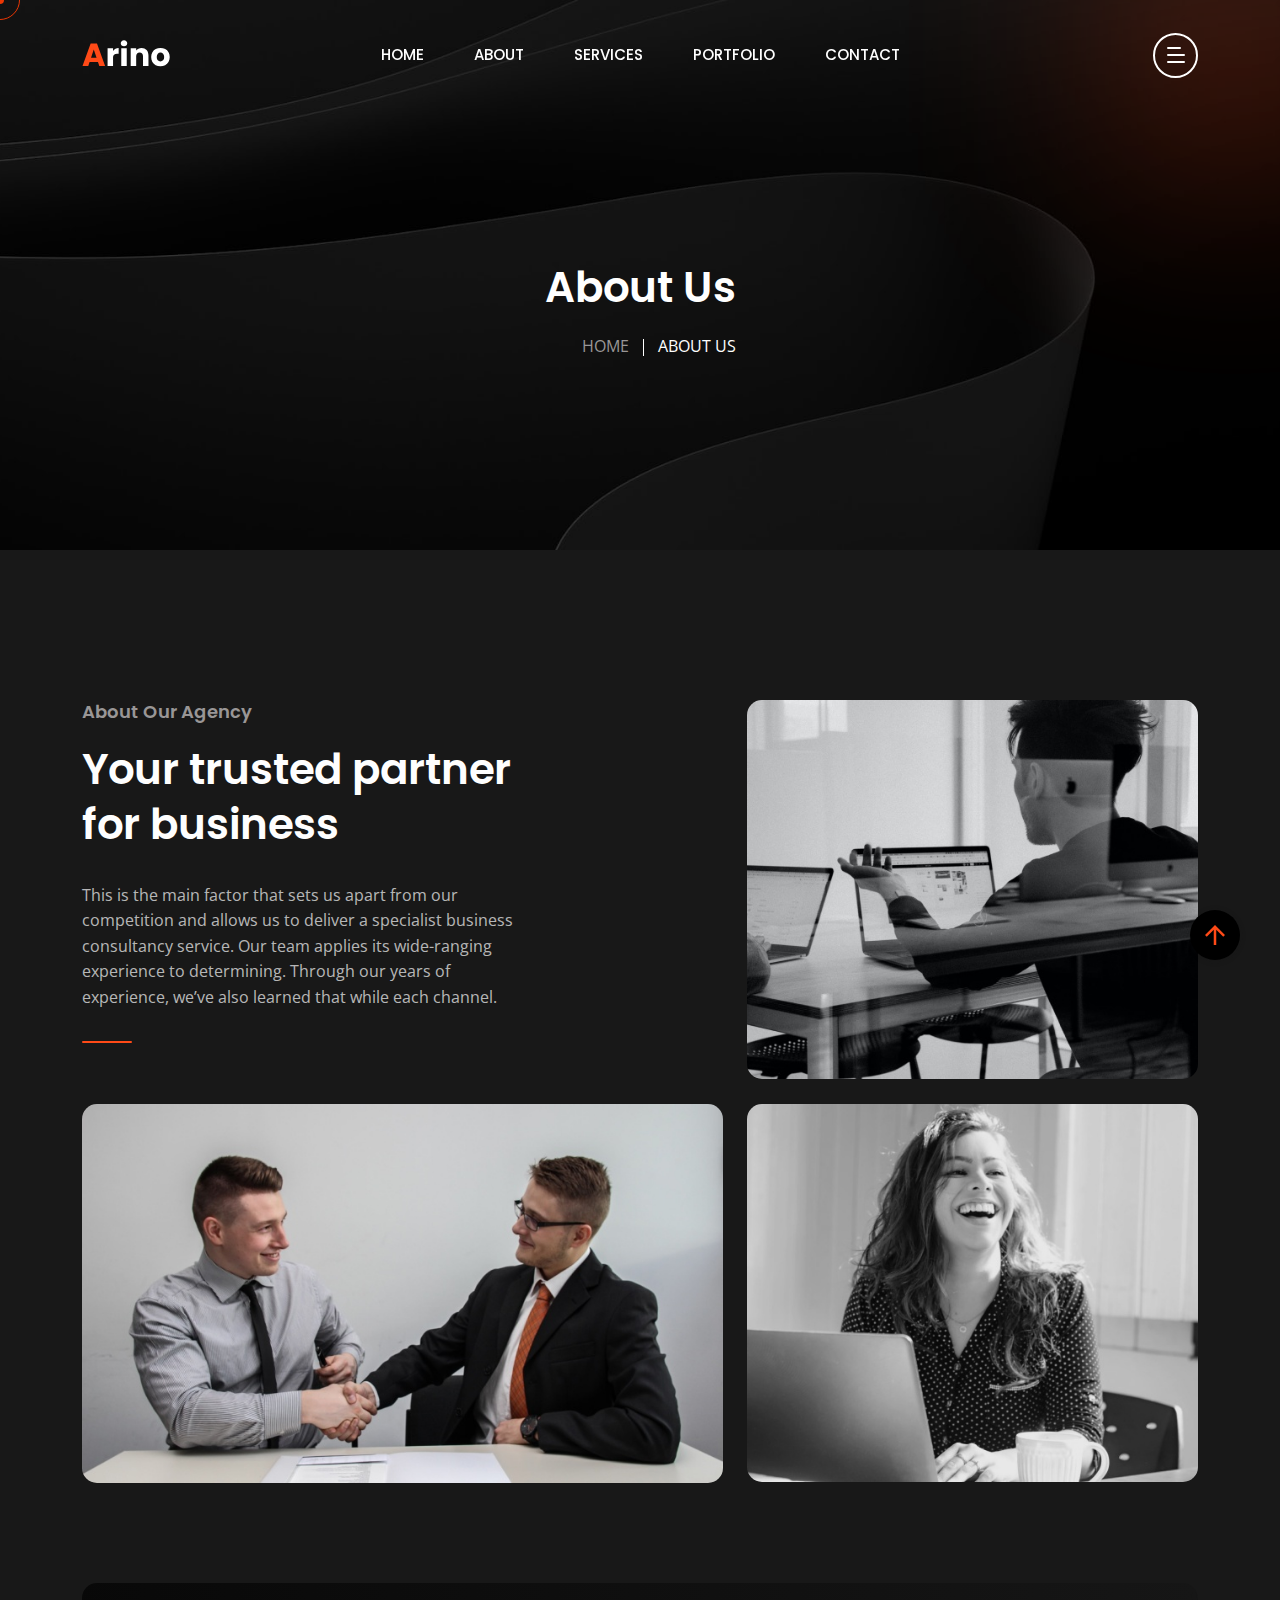
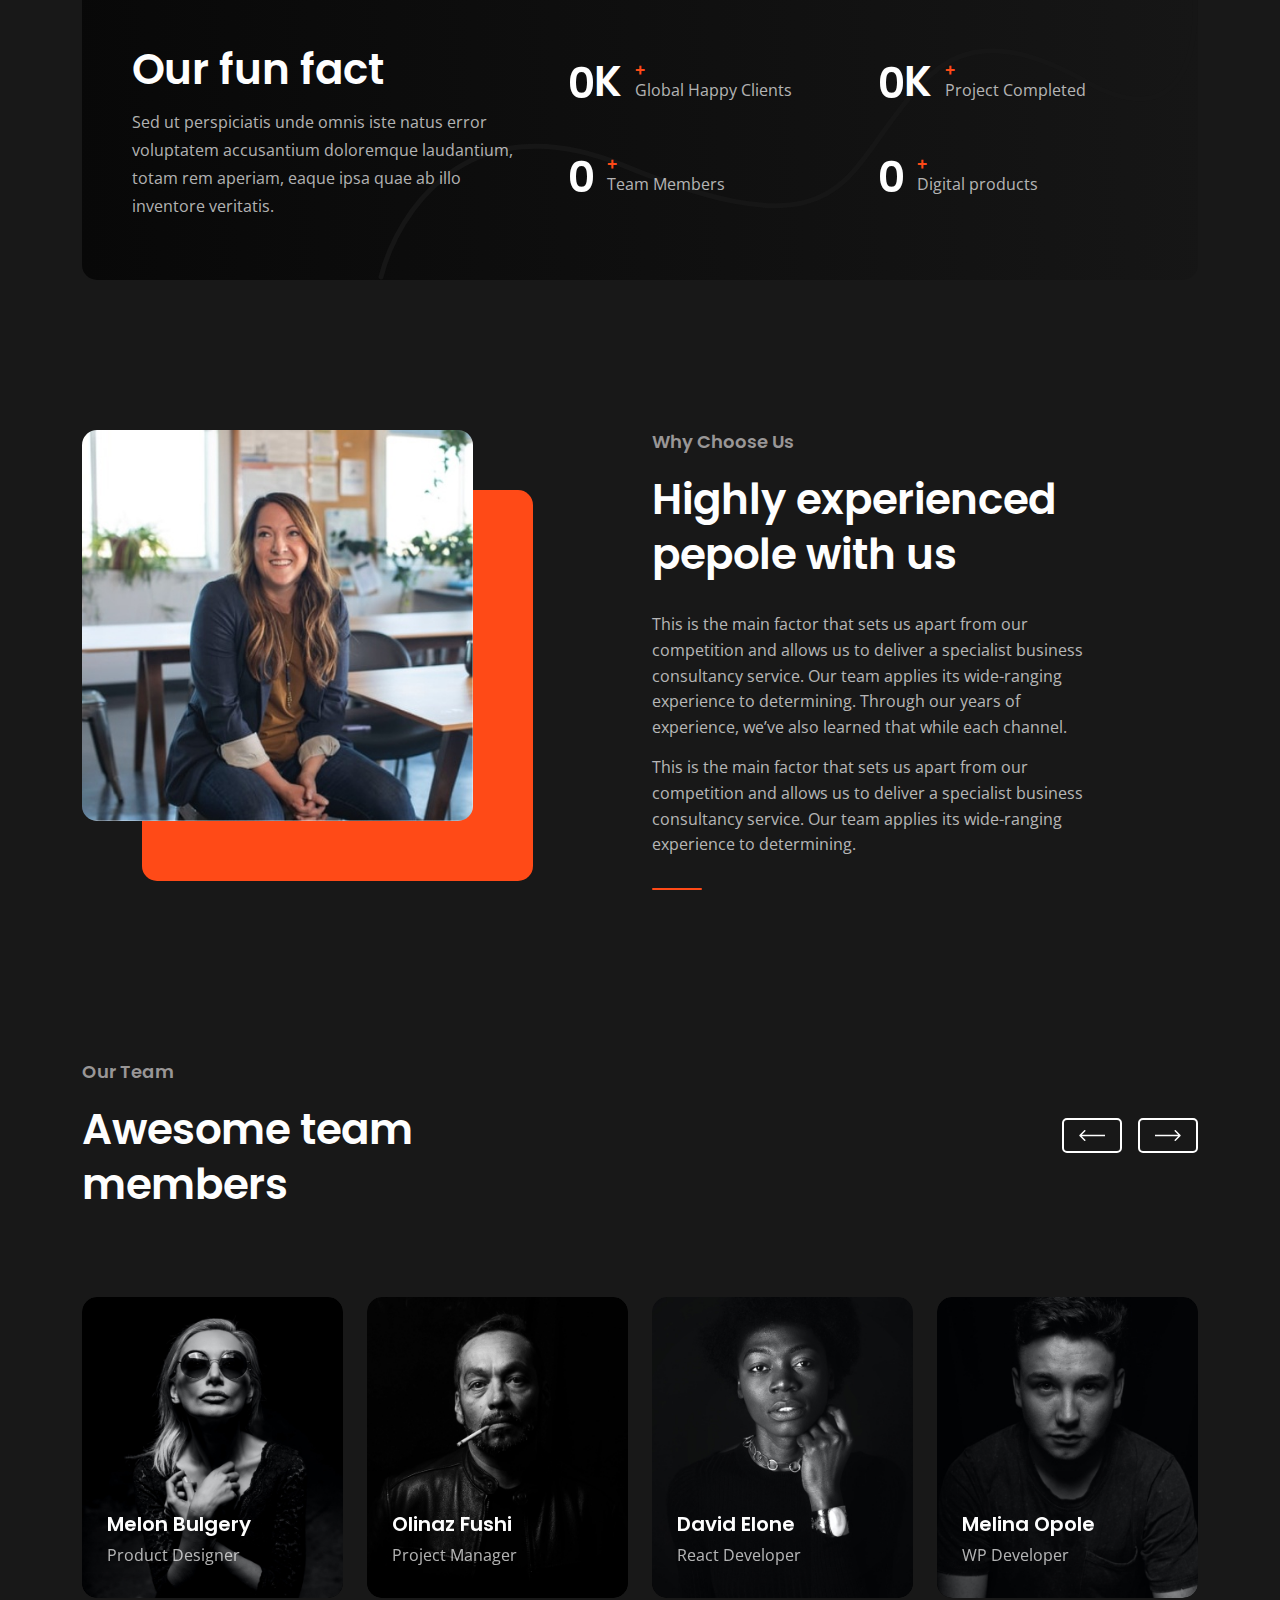
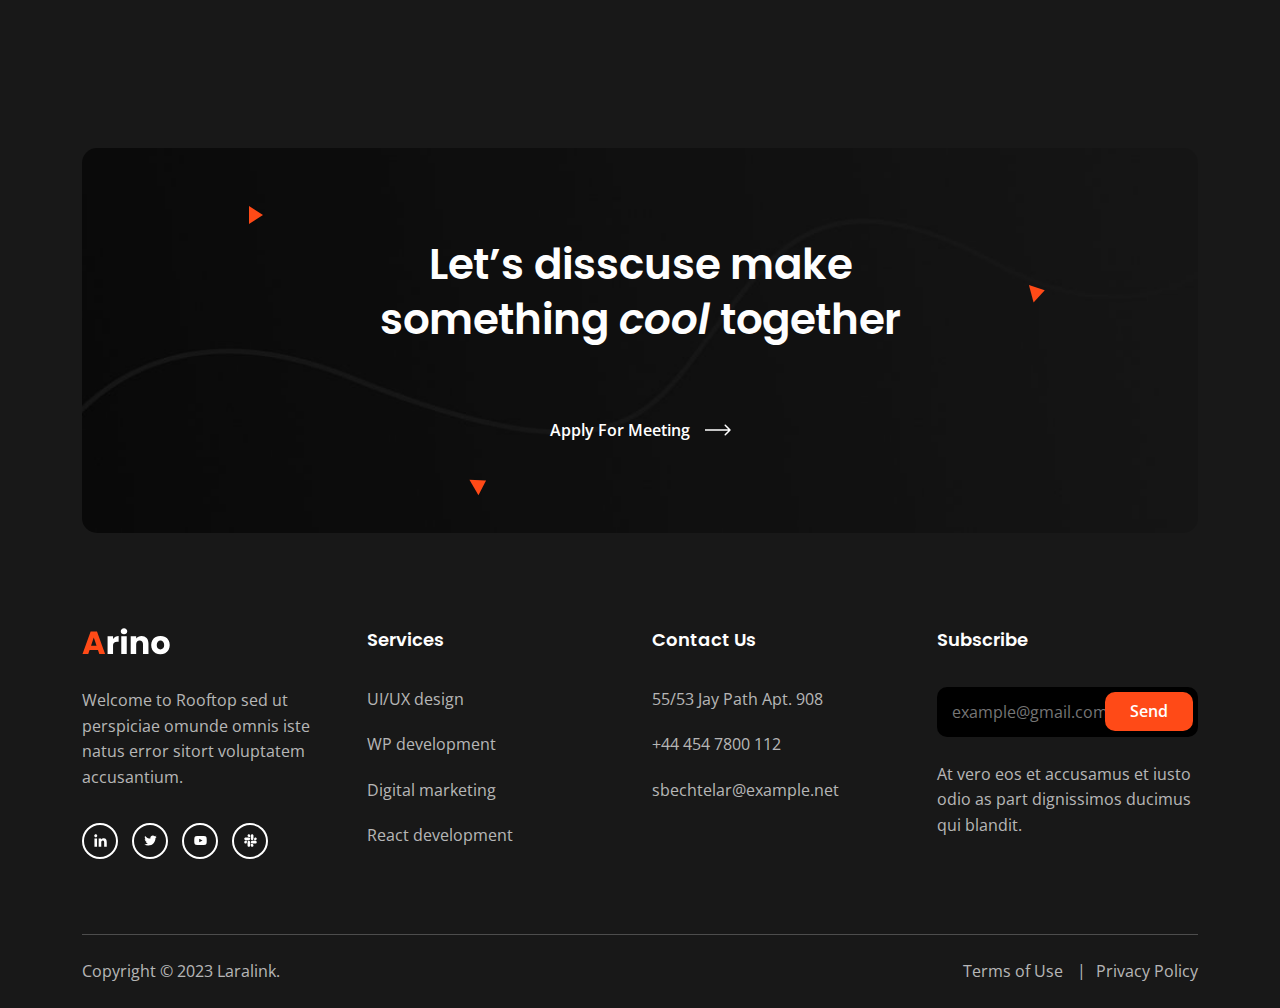
<file: about.html>
<!DOCTYPE html>
<html class="no-js" lang="en">
  <head>
    <!-- Meta Tags -->
    <meta charset="utf-8">
    <meta http-equiv="x-ua-compatible" content="ie=edge">
    <meta name="viewport" content="width=device-width, initial-scale=1">
    <meta name="author" content="Laralink">
    <!-- Favicon Icon -->
    <link rel="icon" href="assets/img/favicon.png">
    <!-- Site Title -->
    <title>Rooftop - Media Creative Agency</title>
    <link rel="stylesheet" href="assets/css/plugins/bootstrap.min.css">
    <link rel="stylesheet" href="assets/css/plugins/fontawesome.min.css">
    <link rel="stylesheet" href="assets/css/plugins/slick.css">
    <link rel="stylesheet" href="assets/css/plugins/lightgallery.min.css">
    <link rel="stylesheet" href="assets/css/plugins/animate.css">
    <link rel="stylesheet" href="assets/css/style.css">
  </head>
  <body>
    <div class="cs-preloader cs-center">
      <div class="cs-preloader_in"></div>
    </div>
    <!-- Start Header Section -->
    <header class="cs-site_header cs-style1 text-uppercase cs-sticky_header">
      <div class="cs-main_header">
        <div class="container">
          <div class="cs-main_header_in">
            <div class="cs-main_header_left">
              <a class="cs-site_branding" href="index.html">
                <img src="assets/img/logo.svg" alt="Logo">
              </a>
            </div>
            <div class="cs-main_header_center">
              <div class="cs-nav cs-primary_font cs-medium">
                <ul class="cs-nav_list">
                  <li>
                    <a href="index.html">Home</a>
                  </li>
                  <li>
                    <a href="about.html">About</a>
                  </li>
                  <li >
                    <a href="service.html">Services</a>
                  </li>
                  <li >
                    <a href="portfolio.html">Portfolio</a>
                  </li>
                  <li>
                    <a href="contact.html">Contact</a>
                  </li>
                </ul>
              </div>
            </div>
            <div class="cs-main_header_right">
              <div class="cs-toolbox">
                <span class="cs-icon_btn">
                  <span class="cs-icon_btn_in">
                    <span></span>
                    <span></span>
                    <span></span>
                    <span></span>
                  </span>
                </span>
              </div>
            </div>
          </div>
        </div>
      </div>
    </header>
    <div class="cs-side_header">
      <button class="cs-close"></button>
      <div class="cs-side_header_overlay"></div>
      <div class="cs-side_header_in">
        <div class="cs-side_header_shape"></div>
        <a class="cs-site_branding" href="index.html">
          <img src="assets/img/footer_logo.svg" alt="Logo">
        </a>
        <div class="cs-side_header_box">
          <h2 class="cs-side_header_heading">Do you have a project in your <br> mind? Keep connect us. </h2>
        </div>
        <div class="cs-side_header_box">
          <h3 class="cs-side_header_title cs-primary_color">Contact Us</h3>
          <ul class="cs-contact_info cs-style1 cs-mp0">
            <li>
              <svg width="18" height="18" viewBox="0 0 18 18" fill="none" xmlns="http://www.w3.org/2000/svg">
                <path d="M17 12.5C15.75 12.5 14.55 12.3 13.43 11.93C13.08 11.82 12.69 11.9 12.41 12.17L10.21 14.37C7.38 12.93 5.06 10.62 3.62 7.79L5.82 5.58C6.1 5.31 6.18 4.92 6.07 4.57C5.7 3.45 5.5 2.25 5.5 1C5.5 0.45 5.05 0 4.5 0H1C0.45 0 0 0.45 0 1C0 10.39 7.61 18 17 18C17.55 18 18 17.55 18 17V13.5C18 12.95 17.55 12.5 17 12.5ZM9 0V10L12 7H18V0H9Z" fill="#FF4A17" />
              </svg>
              <span>+44 454 7800 112</span>
            </li>
            <li>
              <svg width="20" height="18" viewBox="0 0 20 18" fill="none" xmlns="http://www.w3.org/2000/svg">
                <path d="M20 6.98V16C20 17.1 19.1 18 18 18H2C0.9 18 0 17.1 0 16V4C0 2.9 0.9 2 2 2H12.1C12.04 2.32 12 2.66 12 3C12 4.48 12.65 5.79 13.67 6.71L10 9L2 4V6L10 11L15.3 7.68C15.84 7.88 16.4 8 17 8C18.13 8 19.16 7.61 20 6.98ZM14 3C14 4.66 15.34 6 17 6C18.66 6 20 4.66 20 3C20 1.34 18.66 0 17 0C15.34 0 14 1.34 14 3Z" fill="#FF4A17" />
              </svg>
              <span>infotech@Rooftop.com</span>
            </li>
            <li>
              <svg width="14" height="20" viewBox="0 0 14 20" fill="none" xmlns="http://www.w3.org/2000/svg">
                <path d="M7 0C3.13 0 0 3.13 0 7C0 12.25 7 20 7 20C7 20 14 12.25 14 7C14 3.13 10.87 0 7 0ZM7 9.5C5.62 9.5 4.5 8.38 4.5 7C4.5 5.62 5.62 4.5 7 4.5C8.38 4.5 9.5 5.62 9.5 7C9.5 8.38 8.38 9.5 7 9.5Z" fill="#FF4A17" />
              </svg>
              <span>50 Wall Street Suite, 44150 <br>Ohio, United States </span>
            </li>
          </ul>
        </div>
        <div class="cs-side_header_box">
          <h3 class="cs-side_header_title cs-primary_color">Subscribe</h3>
          <div class="cs-newsletter cs-style1">
            <form action="#" class="cs-newsletter_form">
              <input type="email" class="cs-newsletter_input" placeholder="example@gmail.com">
              <button class="cs-newsletter_btn">
                <span>Send</span>
              </button>
            </form>
            <div class="cs-newsletter_text">At vero eos et accusamus et iusto odio as part dignissimos ducimus qui blandit.</div>
          </div>
        </div>
        <div class="cs-side_header_box">
          <div class="cs-social_btns cs-style1">
            <a href="#" class="cs-center">
              <svg width="15" height="15" viewBox="0 0 15 15" fill="none" xmlns="http://www.w3.org/2000/svg">
                <path d="M4.04799 13.7497H1.45647V5.4043H4.04799V13.7497ZM2.75084 4.2659C1.92215 4.2659 1.25 3.57952 1.25 2.75084C1.25 2.35279 1.40812 1.97105 1.68958 1.68958C1.97105 1.40812 2.35279 1.25 2.75084 1.25C3.14888 1.25 3.53063 1.40812 3.81209 1.68958C4.09355 1.97105 4.25167 2.35279 4.25167 2.75084C4.25167 3.57952 3.57924 4.2659 2.75084 4.2659ZM13.7472 13.7497H11.1613V9.68722C11.1613 8.71903 11.1417 7.4774 9.81389 7.4774C8.46652 7.4774 8.26004 8.5293 8.26004 9.61747V13.7497H5.67132V5.4043H8.15681V6.54269H8.19308C8.53906 5.887 9.38421 5.19503 10.6451 5.19503C13.2679 5.19503 13.75 6.92215 13.75 9.16546V13.7497H13.7472Z" fill="white"></path>
              </svg>
            </a>
            <a href="#" class="cs-center">
              <svg width="13" height="11" viewBox="0 0 13 11" fill="none" xmlns="http://www.w3.org/2000/svg">
                <path d="M11.4651 2.95396C11.4731 3.065 11.4731 3.17606 11.4731 3.2871C11.4731 6.67383 8.89535 10.5761 4.18402 10.5761C2.73255 10.5761 1.38421 10.1557 0.25 9.42608C0.456226 9.44986 0.654494 9.4578 0.868655 9.4578C2.06629 9.4578 3.16879 9.0533 4.04918 8.36326C2.92291 8.33946 1.97906 7.60183 1.65386 6.5866C1.81251 6.61038 1.97112 6.62624 2.1377 6.62624C2.36771 6.62624 2.59774 6.59451 2.81188 6.53901C1.63802 6.30105 0.757595 5.26996 0.757595 4.02472V3.99301C1.09864 4.18336 1.49524 4.30233 1.91558 4.31818C1.22554 3.85814 0.773464 3.07294 0.773464 2.1846C0.773464 1.70872 0.900344 1.27249 1.12244 0.891774C2.38355 2.44635 4.27919 3.46156 6.40481 3.57262C6.36516 3.38226 6.34136 3.184 6.34136 2.9857C6.34136 1.57388 7.4835 0.423828 8.90323 0.423828C9.64086 0.423828 10.3071 0.733156 10.7751 1.23284C11.354 1.1218 11.9093 0.907643 12.401 0.614185C12.2106 1.20906 11.8061 1.70875 11.2748 2.02598C11.7903 1.97049 12.29 1.82769 12.75 1.62942C12.4011 2.13702 11.9648 2.5891 11.4651 2.95396V2.95396Z" fill="white"></path>
              </svg>
            </a>
            <a href="#" class="cs-center">
              <svg width="13" height="9" viewBox="0 0 13 9" fill="none" xmlns="http://www.w3.org/2000/svg">
                <path d="M12.4888 1.48066C12.345 0.939353 11.9215 0.513038 11.3837 0.368362C10.4089 0.105469 6.5 0.105469 6.5 0.105469C6.5 0.105469 2.59116 0.105469 1.61633 0.368362C1.07853 0.513061 0.65496 0.939353 0.5112 1.48066C0.25 2.4618 0.25 4.50887 0.25 4.50887C0.25 4.50887 0.25 6.55595 0.5112 7.53709C0.65496 8.0784 1.07853 8.48695 1.61633 8.63163C2.59116 8.89452 6.5 8.89452 6.5 8.89452C6.5 8.89452 10.4088 8.89452 11.3837 8.63163C11.9215 8.48695 12.345 8.0784 12.4888 7.53709C12.75 6.55595 12.75 4.50887 12.75 4.50887C12.75 4.50887 12.75 2.4618 12.4888 1.48066V1.48066ZM5.22158 6.36746V2.65029L8.48861 4.50892L5.22158 6.36746V6.36746Z" fill="white"></path>
              </svg>
            </a>
            <a href="#" class="cs-center">
              <svg width="13" height="13" viewBox="0 0 13 13" fill="none" xmlns="http://www.w3.org/2000/svg">
                <path d="M2.87612 8.149C2.87612 8.87165 2.28571 9.46205 1.56306 9.46205C0.840402 9.46205 0.25 8.87165 0.25 8.149C0.25 7.42634 0.840402 6.83594 1.56306 6.83594H2.87612V8.149ZM3.53795 8.149C3.53795 7.42634 4.12835 6.83594 4.851 6.83594C5.57366 6.83594 6.16406 7.42634 6.16406 8.149V11.4369C6.16406 12.1596 5.57366 12.75 4.851 12.75C4.12835 12.75 3.53795 12.1596 3.53795 11.4369V8.149ZM4.851 2.87612C4.12835 2.87612 3.53795 2.28571 3.53795 1.56306C3.53795 0.840402 4.12835 0.25 4.851 0.25C5.57366 0.25 6.16406 0.840402 6.16406 1.56306V2.87612H4.851V2.87612ZM4.851 3.53795C5.57366 3.53795 6.16406 4.12835 6.16406 4.851C6.16406 5.57366 5.57366 6.16406 4.851 6.16406H1.56306C0.840402 6.16406 0.25 5.57366 0.25 4.851C0.25 4.12835 0.840402 3.53795 1.56306 3.53795H4.851V3.53795ZM10.1239 4.851C10.1239 4.12835 10.7143 3.53795 11.4369 3.53795C12.1596 3.53795 12.75 4.12835 12.75 4.851C12.75 5.57366 12.1596 6.16406 11.4369 6.16406H10.1239V4.851V4.851ZM9.46205 4.851C9.46205 5.57366 8.87165 6.16406 8.149 6.16406C7.42634 6.16406 6.83594 5.57366 6.83594 4.851V1.56306C6.83594 0.840402 7.42634 0.25 8.149 0.25C8.87165 0.25 9.46205 0.840402 9.46205 1.56306V4.851V4.851ZM8.149 10.1239C8.87165 10.1239 9.46205 10.7143 9.46205 11.4369C9.46205 12.1596 8.87165 12.75 8.149 12.75C7.42634 12.75 6.83594 12.1596 6.83594 11.4369V10.1239H8.149ZM8.149 9.46205C7.42634 9.46205 6.83594 8.87165 6.83594 8.149C6.83594 7.42634 7.42634 6.83594 8.149 6.83594H11.4369C12.1596 6.83594 12.75 7.42634 12.75 8.149C12.75 8.87165 12.1596 9.46205 11.4369 9.46205H8.149Z" fill="white"></path>
              </svg>
            </a>
          </div>
        </div>
      </div>
    </div>
    <!-- End Header Section -->
    <!-- Start Hero -->
    <div class="cs-page_heading cs-style1 cs-center text-center cs-bg" data-src="assets/img/about_hero_bg.jpeg">
      <div class="container">
        <div class="cs-page_heading_in">
          <h1 class="cs-page_title cs-font_50 cs-white_color">About Us</h1>
          <ol class="breadcrumb text-uppercase">
            <li class="breadcrumb-item">
              <a href="index.html">Home</a>
            </li>
            <li class="breadcrumb-item active">About Us</li>
          </ol>
        </div>
      </div>
    </div>
    <!-- End Hero -->
    <div class="cs-height_150 cs-height_lg_80"></div>
    <section>
      <div class="container">
        <div class="row">
          <div class="col-xl-5 col-lg-7">
            <div class="cs-section_heading cs-style1">
              <h3 class="cs-section_subtitle">About Our Agency</h3>
              <h2 class="cs-section_title">Your trusted partner <br>for business </h2>
              <div class="cs-height_30 cs-height_lg_20"></div>
              <p class="cs-m0">This is the main factor that sets us apart from our competition and allows us to deliver a specialist business consultancy service. Our team applies its wide-ranging experience to determining. Through our years of experience, we’ve also learned that while each channel.</p>
              <div class="cs-height_30 cs-height_lg_30"></div>
              <div class="cs-separator cs-accent_bg"></div>
              <div class="cs-height_25 cs-height_lg_40"></div>
            </div>
          </div>
          <div class="col-lg-5 offset-xl-2">
            <img src="assets/img/about_img_1.jpeg" alt="Thumb" class="w-100 cs-radius_15">
            <div class="cs-height_25 cs-height_lg_25"></div>
          </div>
          <div class="col-lg-7">
            <img src="assets/img/about_img_2.jpeg" alt="Thumb" class="w-100 cs-radius_15">
            <div class="cs-height_25 cs-height_lg_25"></div>
          </div>
          <div class="col-lg-5">
            <img src="assets/img/about_img_3.jpeg" alt="Thumb" class="w-100 cs-radius_15">
            <div class="cs-height_25 cs-height_lg_25"></div>
          </div>
        </div>
      </div>
    </section>
    <div class="cs-height_75 cs-height_lg_55"></div>
    <!-- Start FunFact -->
    <section>
      <div class="container">
        <div class="cs-funfact_wrap">
          <div class="cs-funfact_shape" data-src="assets/img/funfact_shape_bg.svg"></div>
          <div class="cs-funfact_left">
            <div class="cs-funfact_heading">
              <h2>Our fun fact</h2>
              <p>Sed ut perspiciatis unde omnis iste natus error voluptatem accusantium doloremque laudantium, totam rem aperiam, eaque ipsa quae ab illo inventore veritatis.</p>
            </div>
          </div>
          <div class="cs-funfact_right">
            <div class="cs-funfacts">
              <div class="cs-funfact cs-style1">
                <div class="cs-funfact_number cs-primary_font cs-semi_bold cs-primary_color">
                  <span data-count-to="40" class="odometer"></span>K
                </div>
                <div class="cs-funfact_text">
                  <span class="cs-accent_color">+</span>
                  <p>Global Happy Clients</p>
                </div>
              </div>
              <div class="cs-funfact cs-style1">
                <div class="cs-funfact_number cs-primary_font cs-semi_bold cs-primary_color">
                  <span data-count-to="50" class="odometer"></span>K
                </div>
                <div class="cs-funfact_text">
                  <span class="cs-accent_color">+</span>
                  <p>Project Completed</p>
                </div>
              </div>
              <div class="cs-funfact cs-style1">
                <div class="cs-funfact_number cs-primary_font cs-semi_bold cs-primary_color">
                  <span data-count-to="245" class="odometer"></span>
                </div>
                <div class="cs-funfact_text">
                  <span class="cs-accent_color">+</span>
                  <p>Team Members</p>
                </div>
              </div>
              <div class="cs-funfact cs-style1">
                <div class="cs-funfact_number cs-primary_font cs-semi_bold cs-primary_color">
                  <span data-count-to="550" class="odometer"></span>
                </div>
                <div class="cs-funfact_text">
                  <span class="cs-accent_color">+</span>
                  <p>Digital products</p>
                </div>
              </div>
            </div>
          </div>
        </div>
      </div>
    </section>
    <!-- End FunFact -->
    <div class="cs-height_150 cs-height_lg_80"></div>
    <!-- Start Why Choose -->
    <section>
      <div class="container">
        <div class="row">
          <div class="col-xl-5 col-lg-6">
            <div class="cs-image_layer cs-style1">
              <div class="cs-image_layer_in">
                <img src="assets/img/about_img_4.jpeg" alt="Image" class="w-100 cs-radius_15">
              </div>
            </div>
            <div class="cs-height_0 cs-height_lg_40"></div>
          </div>
          <div class="col-xl-5 offset-xl-1 col-lg-6">
            <div class="cs-section_heading cs-style1">
              <h3 class="cs-section_subtitle">Why Choose Us</h3>
              <h2 class="cs-section_title">Highly experienced pepole with us</h2>
              <div class="cs-height_30 cs-height_lg_20"></div>
              <p class="cs-m0">This is the main factor that sets us apart from our competition and allows us to deliver a specialist business consultancy service. Our team applies its wide-ranging experience to determining. Through our years of experience, we’ve also learned that while each channel.</p>
              <div class="cs-height_15 cs-height_lg_15"></div>
              <p class="cs-m0">This is the main factor that sets us apart from our competition and allows us to deliver a specialist business consultancy service. Our team applies its wide-ranging experience to determining.</p>
              <div class="cs-height_30 cs-height_lg_30"></div>
              <div class="cs-separator cs-accent_bg"></div>
              <div class="cs-height_25 cs-height_lg_0"></div>
            </div>
          </div>
        </div>
      </div>
    </section>
    <!-- End Why Choose -->
    <div class="cs-height_145 cs-height_lg_80"></div>
    <!-- Start Team Section -->
    <section>
      <div class="container">
        <div class="cs-slider cs-style2 cs-gap-24">
          <div class="cs-slider_heading cs-style1">
            <div class="cs-section_heading cs-style1">
              <h3 class="cs-section_subtitle">Our Team</h3>
              <h2 class="cs-section_title">Awesome team <br>members </h2>
            </div>
            <div class="cs-slider_arrows cs-style1 cs-primary_color">
              <div class="cs-left_arrow cs-center">
                <svg width="26" height="13" viewBox="0 0 26 13" fill="none" xmlns="http://www.w3.org/2000/svg">
                  <path d="M0.469791 5.96967C0.176899 6.26256 0.176899 6.73744 0.469791 7.03033L5.24276 11.8033C5.53566 12.0962 6.01053 12.0962 6.30342 11.8033C6.59632 11.5104 6.59632 11.0355 6.30342 10.7426L2.06078 6.5L6.30342 2.25736C6.59632 1.96447 6.59632 1.48959 6.30342 1.1967C6.01053 0.903806 5.53566 0.903806 5.24276 1.1967L0.469791 5.96967ZM26.0001 5.75L1.00012 5.75V7.25L26.0001 7.25V5.75Z" fill="currentColor" />
                </svg>
              </div>
              <div class="cs-right_arrow cs-center">
                <svg width="26" height="13" viewBox="0 0 26 13" fill="none" xmlns="http://www.w3.org/2000/svg">
                  <path d="M25.5305 7.03033C25.8233 6.73744 25.8233 6.26256 25.5305 5.96967L20.7575 1.1967C20.4646 0.903806 19.9897 0.903806 19.6968 1.1967C19.4039 1.48959 19.4039 1.96447 19.6968 2.25736L23.9395 6.5L19.6968 10.7426C19.4039 11.0355 19.4039 11.5104 19.6968 11.8033C19.9897 12.0962 20.4646 12.0962 20.7575 11.8033L25.5305 7.03033ZM0.00012207 7.25H25.0001V5.75H0.00012207V7.25Z" fill="currentColor" />
                </svg>
              </div>
            </div>
          </div>
          <div class="cs-height_85 cs-height_lg_45"></div>
          <div class="cs-slider_container" data-autoplay="0" data-loop="1" data-speed="600" data-center="0" data-slides-per-view="responsive" data-xs-slides="1" data-sm-slides="2" data-md-slides="3" data-lg-slides="4" data-add-slides="4">
            <div class="cs-slider_wrapper">
              <div class="cs-slide">
                <div class="cs-team cs-style1">
                  <div class="cs-member_thumb">
                    <img src="assets/img/member_1.jpeg" alt="Member">
                    <div class="cs-member_overlay"></div>
                  </div>
                  <div class="cs-member_info">
                    <h2 class="cs-member_name">Melon Bulgery</h2>
                    <div class="cs-member_designation">Product Designer</div>
                  </div>
                  <div class="cs-member_social cs-primary_color">
                    <a href="#">
                      <svg width="20" height="20" viewBox="0 0 20 20" fill="none" xmlns="http://www.w3.org/2000/svg">
                        <path d="M5.39756 18.333H1.9422V7.20581H5.39756V18.333ZM3.66802 5.68795C2.56311 5.68795 1.6669 4.77277 1.6669 3.66786C1.6669 3.13714 1.87773 2.62814 2.25301 2.25286C2.6283 1.87758 3.13729 1.66675 3.66802 1.66675C4.19875 1.66675 4.70774 1.87758 5.08302 2.25286C5.4583 2.62814 5.66913 3.13714 5.66913 3.66786C5.66913 4.77277 4.77256 5.68795 3.66802 5.68795ZM18.3298 18.333H14.8819V12.9164C14.8819 11.6255 14.8559 9.96995 13.0854 9.96995C11.2889 9.96995 11.0136 11.3725 11.0136 12.8234V18.333H7.56199V7.20581H10.876V8.72367H10.9243C11.3857 7.84941 12.5125 6.92679 14.1937 6.92679C17.6907 6.92679 18.3336 9.22962 18.3336 12.2207V18.333H18.3298Z" fill="currentColor" />
                      </svg>
                    </a>
                    <a href="#">
                      <svg width="18" height="14" viewBox="0 0 18 14" fill="none" xmlns="http://www.w3.org/2000/svg">
                        <path d="M15.6204 3.60521C15.631 3.75325 15.631 3.90133 15.631 4.04938C15.631 8.56502 12.194 13.7681 5.91227 13.7681C3.97697 13.7681 2.17918 13.2076 0.666901 12.2347C0.941869 12.2664 1.20623 12.277 1.49177 12.277C3.08862 12.277 4.55861 11.7377 5.73248 10.8176C4.23078 10.7859 2.97231 9.80236 2.53872 8.44871C2.75024 8.48042 2.96173 8.50158 3.18384 8.50158C3.49051 8.50158 3.79722 8.45926 4.08273 8.38527C2.51759 8.06798 1.34369 6.69321 1.34369 5.03288V4.99059C1.79842 5.2444 2.32723 5.40303 2.88768 5.42416C1.96762 4.81078 1.36485 3.76383 1.36485 2.57939C1.36485 1.94488 1.53403 1.36324 1.83015 0.855618C3.51164 2.92838 6.03915 4.282 8.87331 4.43008C8.82045 4.17627 8.78871 3.91191 8.78871 3.64752C8.78871 1.76509 10.3116 0.231689 12.2045 0.231689C13.188 0.231689 14.0764 0.644126 14.7003 1.31037C15.4723 1.16232 16.2126 0.876777 16.8683 0.485499C16.6144 1.27867 16.0751 1.94491 15.3666 2.3679C16.054 2.2939 16.7202 2.10351 17.3336 1.83915C16.8683 2.51594 16.2867 3.11871 15.6204 3.60521V3.60521Z" fill="currentColor" />
                      </svg>
                    </a>
                    <a href="#">
                      <svg width="18" height="12" viewBox="0 0 18 12" fill="none" xmlns="http://www.w3.org/2000/svg">
                        <path d="M16.9853 1.97421C16.7936 1.25247 16.2289 0.684051 15.5118 0.491149C14.212 0.140625 9.00023 0.140625 9.00023 0.140625C9.00023 0.140625 3.78845 0.140625 2.48868 0.491149C1.7716 0.684081 1.20685 1.25247 1.01517 1.97421C0.666901 3.28241 0.666901 6.01183 0.666901 6.01183C0.666901 6.01183 0.666901 8.74126 1.01517 10.0495C1.20685 10.7712 1.7716 11.3159 2.48868 11.5088C3.78845 11.8594 9.00023 11.8594 9.00023 11.8594C9.00023 11.8594 14.212 11.8594 15.5118 11.5088C16.2289 11.3159 16.7936 10.7712 16.9853 10.0495C17.3336 8.74126 17.3336 6.01183 17.3336 6.01183C17.3336 6.01183 17.3336 3.28241 16.9853 1.97421ZM7.29568 8.48995V3.53372L11.6517 6.01189L7.29568 8.48995Z" fill="currentColor" />
                      </svg>
                    </a>
                    <a href="#">
                      <svg width="18" height="18" viewBox="0 0 18 18" fill="none" xmlns="http://www.w3.org/2000/svg">
                        <path d="M4.16839 11.1987C4.16839 12.1623 3.38119 12.9495 2.41764 12.9495C1.4541 12.9495 0.666901 12.1623 0.666901 11.1987C0.666901 10.2352 1.4541 9.448 2.41764 9.448H4.16839V11.1987ZM5.05083 11.1987C5.05083 10.2352 5.83803 9.448 6.80157 9.448C7.76511 9.448 8.55232 10.2352 8.55232 11.1987V15.5827C8.55232 16.5462 7.76511 17.3334 6.80157 17.3334C5.83803 17.3334 5.05083 16.5462 5.05083 15.5827V11.1987ZM6.80157 4.16824C5.83803 4.16824 5.05083 3.38103 5.05083 2.41749C5.05083 1.45395 5.83803 0.666748 6.80157 0.666748C7.76511 0.666748 8.55232 1.45395 8.55232 2.41749V4.16824H6.80157ZM6.80157 5.05068C7.76511 5.05068 8.55232 5.83788 8.55232 6.80142C8.55232 7.76496 7.76511 8.55217 6.80157 8.55217H2.41764C1.4541 8.55217 0.666901 7.76496 0.666901 6.80142C0.666901 5.83788 1.4541 5.05068 2.41764 5.05068H6.80157ZM13.8321 6.80142C13.8321 5.83788 14.6193 5.05068 15.5828 5.05068C16.5464 5.05068 17.3336 5.83788 17.3336 6.80142C17.3336 7.76496 16.5464 8.55217 15.5828 8.55217H13.8321V6.80142ZM12.9496 6.80142C12.9496 7.76496 12.1624 8.55217 11.1989 8.55217C10.2354 8.55217 9.44815 7.76496 9.44815 6.80142V2.41749C9.44815 1.45395 10.2354 0.666748 11.1989 0.666748C12.1624 0.666748 12.9496 1.45395 12.9496 2.41749V6.80142ZM11.1989 13.8319C12.1624 13.8319 12.9496 14.6191 12.9496 15.5827C12.9496 16.5462 12.1624 17.3334 11.1989 17.3334C10.2354 17.3334 9.44815 16.5462 9.44815 15.5827V13.8319H11.1989ZM11.1989 12.9495C10.2354 12.9495 9.44815 12.1623 9.44815 11.1987C9.44815 10.2352 10.2354 9.448 11.1989 9.448H15.5828C16.5464 9.448 17.3336 10.2352 17.3336 11.1987C17.3336 12.1623 16.5464 12.9495 15.5828 12.9495H11.1989Z" fill="currentColor" />
                      </svg>
                    </a>
                  </div>
                </div>
              </div>
              <!-- .cs-slide -->
              <div class="cs-slide">
                <div class="cs-team cs-style1">
                  <div class="cs-member_thumb">
                    <img src="assets/img/member_2.jpeg" alt="Member">
                    <div class="cs-member_overlay"></div>
                  </div>
                  <div class="cs-member_info">
                    <h2 class="cs-member_name">Olinaz Fushi</h2>
                    <div class="cs-member_designation">Project Manager</div>
                  </div>
                  <div class="cs-member_social cs-primary_color">
                    <a href="#">
                      <svg width="20" height="20" viewBox="0 0 20 20" fill="none" xmlns="http://www.w3.org/2000/svg">
                        <path d="M5.39756 18.333H1.9422V7.20581H5.39756V18.333ZM3.66802 5.68795C2.56311 5.68795 1.6669 4.77277 1.6669 3.66786C1.6669 3.13714 1.87773 2.62814 2.25301 2.25286C2.6283 1.87758 3.13729 1.66675 3.66802 1.66675C4.19875 1.66675 4.70774 1.87758 5.08302 2.25286C5.4583 2.62814 5.66913 3.13714 5.66913 3.66786C5.66913 4.77277 4.77256 5.68795 3.66802 5.68795ZM18.3298 18.333H14.8819V12.9164C14.8819 11.6255 14.8559 9.96995 13.0854 9.96995C11.2889 9.96995 11.0136 11.3725 11.0136 12.8234V18.333H7.56199V7.20581H10.876V8.72367H10.9243C11.3857 7.84941 12.5125 6.92679 14.1937 6.92679C17.6907 6.92679 18.3336 9.22962 18.3336 12.2207V18.333H18.3298Z" fill="currentColor" />
                      </svg>
                    </a>
                    <a href="#">
                      <svg width="18" height="14" viewBox="0 0 18 14" fill="none" xmlns="http://www.w3.org/2000/svg">
                        <path d="M15.6204 3.60521C15.631 3.75325 15.631 3.90133 15.631 4.04938C15.631 8.56502 12.194 13.7681 5.91227 13.7681C3.97697 13.7681 2.17918 13.2076 0.666901 12.2347C0.941869 12.2664 1.20623 12.277 1.49177 12.277C3.08862 12.277 4.55861 11.7377 5.73248 10.8176C4.23078 10.7859 2.97231 9.80236 2.53872 8.44871C2.75024 8.48042 2.96173 8.50158 3.18384 8.50158C3.49051 8.50158 3.79722 8.45926 4.08273 8.38527C2.51759 8.06798 1.34369 6.69321 1.34369 5.03288V4.99059C1.79842 5.2444 2.32723 5.40303 2.88768 5.42416C1.96762 4.81078 1.36485 3.76383 1.36485 2.57939C1.36485 1.94488 1.53403 1.36324 1.83015 0.855618C3.51164 2.92838 6.03915 4.282 8.87331 4.43008C8.82045 4.17627 8.78871 3.91191 8.78871 3.64752C8.78871 1.76509 10.3116 0.231689 12.2045 0.231689C13.188 0.231689 14.0764 0.644126 14.7003 1.31037C15.4723 1.16232 16.2126 0.876777 16.8683 0.485499C16.6144 1.27867 16.0751 1.94491 15.3666 2.3679C16.054 2.2939 16.7202 2.10351 17.3336 1.83915C16.8683 2.51594 16.2867 3.11871 15.6204 3.60521V3.60521Z" fill="currentColor" />
                      </svg>
                    </a>
                    <a href="#">
                      <svg width="18" height="12" viewBox="0 0 18 12" fill="none" xmlns="http://www.w3.org/2000/svg">
                        <path d="M16.9853 1.97421C16.7936 1.25247 16.2289 0.684051 15.5118 0.491149C14.212 0.140625 9.00023 0.140625 9.00023 0.140625C9.00023 0.140625 3.78845 0.140625 2.48868 0.491149C1.7716 0.684081 1.20685 1.25247 1.01517 1.97421C0.666901 3.28241 0.666901 6.01183 0.666901 6.01183C0.666901 6.01183 0.666901 8.74126 1.01517 10.0495C1.20685 10.7712 1.7716 11.3159 2.48868 11.5088C3.78845 11.8594 9.00023 11.8594 9.00023 11.8594C9.00023 11.8594 14.212 11.8594 15.5118 11.5088C16.2289 11.3159 16.7936 10.7712 16.9853 10.0495C17.3336 8.74126 17.3336 6.01183 17.3336 6.01183C17.3336 6.01183 17.3336 3.28241 16.9853 1.97421ZM7.29568 8.48995V3.53372L11.6517 6.01189L7.29568 8.48995Z" fill="currentColor" />
                      </svg>
                    </a>
                    <a href="#">
                      <svg width="18" height="18" viewBox="0 0 18 18" fill="none" xmlns="http://www.w3.org/2000/svg">
                        <path d="M4.16839 11.1987C4.16839 12.1623 3.38119 12.9495 2.41764 12.9495C1.4541 12.9495 0.666901 12.1623 0.666901 11.1987C0.666901 10.2352 1.4541 9.448 2.41764 9.448H4.16839V11.1987ZM5.05083 11.1987C5.05083 10.2352 5.83803 9.448 6.80157 9.448C7.76511 9.448 8.55232 10.2352 8.55232 11.1987V15.5827C8.55232 16.5462 7.76511 17.3334 6.80157 17.3334C5.83803 17.3334 5.05083 16.5462 5.05083 15.5827V11.1987ZM6.80157 4.16824C5.83803 4.16824 5.05083 3.38103 5.05083 2.41749C5.05083 1.45395 5.83803 0.666748 6.80157 0.666748C7.76511 0.666748 8.55232 1.45395 8.55232 2.41749V4.16824H6.80157ZM6.80157 5.05068C7.76511 5.05068 8.55232 5.83788 8.55232 6.80142C8.55232 7.76496 7.76511 8.55217 6.80157 8.55217H2.41764C1.4541 8.55217 0.666901 7.76496 0.666901 6.80142C0.666901 5.83788 1.4541 5.05068 2.41764 5.05068H6.80157ZM13.8321 6.80142C13.8321 5.83788 14.6193 5.05068 15.5828 5.05068C16.5464 5.05068 17.3336 5.83788 17.3336 6.80142C17.3336 7.76496 16.5464 8.55217 15.5828 8.55217H13.8321V6.80142ZM12.9496 6.80142C12.9496 7.76496 12.1624 8.55217 11.1989 8.55217C10.2354 8.55217 9.44815 7.76496 9.44815 6.80142V2.41749C9.44815 1.45395 10.2354 0.666748 11.1989 0.666748C12.1624 0.666748 12.9496 1.45395 12.9496 2.41749V6.80142ZM11.1989 13.8319C12.1624 13.8319 12.9496 14.6191 12.9496 15.5827C12.9496 16.5462 12.1624 17.3334 11.1989 17.3334C10.2354 17.3334 9.44815 16.5462 9.44815 15.5827V13.8319H11.1989ZM11.1989 12.9495C10.2354 12.9495 9.44815 12.1623 9.44815 11.1987C9.44815 10.2352 10.2354 9.448 11.1989 9.448H15.5828C16.5464 9.448 17.3336 10.2352 17.3336 11.1987C17.3336 12.1623 16.5464 12.9495 15.5828 12.9495H11.1989Z" fill="currentColor" />
                      </svg>
                    </a>
                  </div>
                </div>
              </div>
              <!-- .cs-slide -->
              <div class="cs-slide">
                <div class="cs-team cs-style1">
                  <div class="cs-member_thumb">
                    <img src="assets/img/member_3.jpeg" alt="Member">
                    <div class="cs-member_overlay"></div>
                  </div>
                  <div class="cs-member_info">
                    <h2 class="cs-member_name">David Elone</h2>
                    <div class="cs-member_designation">React Developer</div>
                  </div>
                  <div class="cs-member_social cs-primary_color">
                    <a href="#">
                      <svg width="20" height="20" viewBox="0 0 20 20" fill="none" xmlns="http://www.w3.org/2000/svg">
                        <path d="M5.39756 18.333H1.9422V7.20581H5.39756V18.333ZM3.66802 5.68795C2.56311 5.68795 1.6669 4.77277 1.6669 3.66786C1.6669 3.13714 1.87773 2.62814 2.25301 2.25286C2.6283 1.87758 3.13729 1.66675 3.66802 1.66675C4.19875 1.66675 4.70774 1.87758 5.08302 2.25286C5.4583 2.62814 5.66913 3.13714 5.66913 3.66786C5.66913 4.77277 4.77256 5.68795 3.66802 5.68795ZM18.3298 18.333H14.8819V12.9164C14.8819 11.6255 14.8559 9.96995 13.0854 9.96995C11.2889 9.96995 11.0136 11.3725 11.0136 12.8234V18.333H7.56199V7.20581H10.876V8.72367H10.9243C11.3857 7.84941 12.5125 6.92679 14.1937 6.92679C17.6907 6.92679 18.3336 9.22962 18.3336 12.2207V18.333H18.3298Z" fill="currentColor" />
                      </svg>
                    </a>
                    <a href="#">
                      <svg width="18" height="14" viewBox="0 0 18 14" fill="none" xmlns="http://www.w3.org/2000/svg">
                        <path d="M15.6204 3.60521C15.631 3.75325 15.631 3.90133 15.631 4.04938C15.631 8.56502 12.194 13.7681 5.91227 13.7681C3.97697 13.7681 2.17918 13.2076 0.666901 12.2347C0.941869 12.2664 1.20623 12.277 1.49177 12.277C3.08862 12.277 4.55861 11.7377 5.73248 10.8176C4.23078 10.7859 2.97231 9.80236 2.53872 8.44871C2.75024 8.48042 2.96173 8.50158 3.18384 8.50158C3.49051 8.50158 3.79722 8.45926 4.08273 8.38527C2.51759 8.06798 1.34369 6.69321 1.34369 5.03288V4.99059C1.79842 5.2444 2.32723 5.40303 2.88768 5.42416C1.96762 4.81078 1.36485 3.76383 1.36485 2.57939C1.36485 1.94488 1.53403 1.36324 1.83015 0.855618C3.51164 2.92838 6.03915 4.282 8.87331 4.43008C8.82045 4.17627 8.78871 3.91191 8.78871 3.64752C8.78871 1.76509 10.3116 0.231689 12.2045 0.231689C13.188 0.231689 14.0764 0.644126 14.7003 1.31037C15.4723 1.16232 16.2126 0.876777 16.8683 0.485499C16.6144 1.27867 16.0751 1.94491 15.3666 2.3679C16.054 2.2939 16.7202 2.10351 17.3336 1.83915C16.8683 2.51594 16.2867 3.11871 15.6204 3.60521V3.60521Z" fill="currentColor" />
                      </svg>
                    </a>
                    <a href="#">
                      <svg width="18" height="12" viewBox="0 0 18 12" fill="none" xmlns="http://www.w3.org/2000/svg">
                        <path d="M16.9853 1.97421C16.7936 1.25247 16.2289 0.684051 15.5118 0.491149C14.212 0.140625 9.00023 0.140625 9.00023 0.140625C9.00023 0.140625 3.78845 0.140625 2.48868 0.491149C1.7716 0.684081 1.20685 1.25247 1.01517 1.97421C0.666901 3.28241 0.666901 6.01183 0.666901 6.01183C0.666901 6.01183 0.666901 8.74126 1.01517 10.0495C1.20685 10.7712 1.7716 11.3159 2.48868 11.5088C3.78845 11.8594 9.00023 11.8594 9.00023 11.8594C9.00023 11.8594 14.212 11.8594 15.5118 11.5088C16.2289 11.3159 16.7936 10.7712 16.9853 10.0495C17.3336 8.74126 17.3336 6.01183 17.3336 6.01183C17.3336 6.01183 17.3336 3.28241 16.9853 1.97421ZM7.29568 8.48995V3.53372L11.6517 6.01189L7.29568 8.48995Z" fill="currentColor" />
                      </svg>
                    </a>
                    <a href="#">
                      <svg width="18" height="18" viewBox="0 0 18 18" fill="none" xmlns="http://www.w3.org/2000/svg">
                        <path d="M4.16839 11.1987C4.16839 12.1623 3.38119 12.9495 2.41764 12.9495C1.4541 12.9495 0.666901 12.1623 0.666901 11.1987C0.666901 10.2352 1.4541 9.448 2.41764 9.448H4.16839V11.1987ZM5.05083 11.1987C5.05083 10.2352 5.83803 9.448 6.80157 9.448C7.76511 9.448 8.55232 10.2352 8.55232 11.1987V15.5827C8.55232 16.5462 7.76511 17.3334 6.80157 17.3334C5.83803 17.3334 5.05083 16.5462 5.05083 15.5827V11.1987ZM6.80157 4.16824C5.83803 4.16824 5.05083 3.38103 5.05083 2.41749C5.05083 1.45395 5.83803 0.666748 6.80157 0.666748C7.76511 0.666748 8.55232 1.45395 8.55232 2.41749V4.16824H6.80157ZM6.80157 5.05068C7.76511 5.05068 8.55232 5.83788 8.55232 6.80142C8.55232 7.76496 7.76511 8.55217 6.80157 8.55217H2.41764C1.4541 8.55217 0.666901 7.76496 0.666901 6.80142C0.666901 5.83788 1.4541 5.05068 2.41764 5.05068H6.80157ZM13.8321 6.80142C13.8321 5.83788 14.6193 5.05068 15.5828 5.05068C16.5464 5.05068 17.3336 5.83788 17.3336 6.80142C17.3336 7.76496 16.5464 8.55217 15.5828 8.55217H13.8321V6.80142ZM12.9496 6.80142C12.9496 7.76496 12.1624 8.55217 11.1989 8.55217C10.2354 8.55217 9.44815 7.76496 9.44815 6.80142V2.41749C9.44815 1.45395 10.2354 0.666748 11.1989 0.666748C12.1624 0.666748 12.9496 1.45395 12.9496 2.41749V6.80142ZM11.1989 13.8319C12.1624 13.8319 12.9496 14.6191 12.9496 15.5827C12.9496 16.5462 12.1624 17.3334 11.1989 17.3334C10.2354 17.3334 9.44815 16.5462 9.44815 15.5827V13.8319H11.1989ZM11.1989 12.9495C10.2354 12.9495 9.44815 12.1623 9.44815 11.1987C9.44815 10.2352 10.2354 9.448 11.1989 9.448H15.5828C16.5464 9.448 17.3336 10.2352 17.3336 11.1987C17.3336 12.1623 16.5464 12.9495 15.5828 12.9495H11.1989Z" fill="currentColor" />
                      </svg>
                    </a>
                  </div>
                </div>
              </div>
              <!-- .cs-slide -->
              <div class="cs-slide">
                <div class="cs-team cs-style1">
                  <div class="cs-member_thumb">
                    <img src="assets/img/member_4.jpeg" alt="Member">
                    <div class="cs-member_overlay"></div>
                  </div>
                  <div class="cs-member_info">
                    <h2 class="cs-member_name">Melina Opole</h2>
                    <div class="cs-member_designation">WP Developer</div>
                  </div>
                  <div class="cs-member_social cs-primary_color">
                    <a href="#">
                      <svg width="20" height="20" viewBox="0 0 20 20" fill="none" xmlns="http://www.w3.org/2000/svg">
                        <path d="M5.39756 18.333H1.9422V7.20581H5.39756V18.333ZM3.66802 5.68795C2.56311 5.68795 1.6669 4.77277 1.6669 3.66786C1.6669 3.13714 1.87773 2.62814 2.25301 2.25286C2.6283 1.87758 3.13729 1.66675 3.66802 1.66675C4.19875 1.66675 4.70774 1.87758 5.08302 2.25286C5.4583 2.62814 5.66913 3.13714 5.66913 3.66786C5.66913 4.77277 4.77256 5.68795 3.66802 5.68795ZM18.3298 18.333H14.8819V12.9164C14.8819 11.6255 14.8559 9.96995 13.0854 9.96995C11.2889 9.96995 11.0136 11.3725 11.0136 12.8234V18.333H7.56199V7.20581H10.876V8.72367H10.9243C11.3857 7.84941 12.5125 6.92679 14.1937 6.92679C17.6907 6.92679 18.3336 9.22962 18.3336 12.2207V18.333H18.3298Z" fill="currentColor" />
                      </svg>
                    </a>
                    <a href="#">
                      <svg width="18" height="14" viewBox="0 0 18 14" fill="none" xmlns="http://www.w3.org/2000/svg">
                        <path d="M15.6204 3.60521C15.631 3.75325 15.631 3.90133 15.631 4.04938C15.631 8.56502 12.194 13.7681 5.91227 13.7681C3.97697 13.7681 2.17918 13.2076 0.666901 12.2347C0.941869 12.2664 1.20623 12.277 1.49177 12.277C3.08862 12.277 4.55861 11.7377 5.73248 10.8176C4.23078 10.7859 2.97231 9.80236 2.53872 8.44871C2.75024 8.48042 2.96173 8.50158 3.18384 8.50158C3.49051 8.50158 3.79722 8.45926 4.08273 8.38527C2.51759 8.06798 1.34369 6.69321 1.34369 5.03288V4.99059C1.79842 5.2444 2.32723 5.40303 2.88768 5.42416C1.96762 4.81078 1.36485 3.76383 1.36485 2.57939C1.36485 1.94488 1.53403 1.36324 1.83015 0.855618C3.51164 2.92838 6.03915 4.282 8.87331 4.43008C8.82045 4.17627 8.78871 3.91191 8.78871 3.64752C8.78871 1.76509 10.3116 0.231689 12.2045 0.231689C13.188 0.231689 14.0764 0.644126 14.7003 1.31037C15.4723 1.16232 16.2126 0.876777 16.8683 0.485499C16.6144 1.27867 16.0751 1.94491 15.3666 2.3679C16.054 2.2939 16.7202 2.10351 17.3336 1.83915C16.8683 2.51594 16.2867 3.11871 15.6204 3.60521V3.60521Z" fill="currentColor" />
                      </svg>
                    </a>
                    <a href="#">
                      <svg width="18" height="12" viewBox="0 0 18 12" fill="none" xmlns="http://www.w3.org/2000/svg">
                        <path d="M16.9853 1.97421C16.7936 1.25247 16.2289 0.684051 15.5118 0.491149C14.212 0.140625 9.00023 0.140625 9.00023 0.140625C9.00023 0.140625 3.78845 0.140625 2.48868 0.491149C1.7716 0.684081 1.20685 1.25247 1.01517 1.97421C0.666901 3.28241 0.666901 6.01183 0.666901 6.01183C0.666901 6.01183 0.666901 8.74126 1.01517 10.0495C1.20685 10.7712 1.7716 11.3159 2.48868 11.5088C3.78845 11.8594 9.00023 11.8594 9.00023 11.8594C9.00023 11.8594 14.212 11.8594 15.5118 11.5088C16.2289 11.3159 16.7936 10.7712 16.9853 10.0495C17.3336 8.74126 17.3336 6.01183 17.3336 6.01183C17.3336 6.01183 17.3336 3.28241 16.9853 1.97421ZM7.29568 8.48995V3.53372L11.6517 6.01189L7.29568 8.48995Z" fill="currentColor" />
                      </svg>
                    </a>
                    <a href="#">
                      <svg width="18" height="18" viewBox="0 0 18 18" fill="none" xmlns="http://www.w3.org/2000/svg">
                        <path d="M4.16839 11.1987C4.16839 12.1623 3.38119 12.9495 2.41764 12.9495C1.4541 12.9495 0.666901 12.1623 0.666901 11.1987C0.666901 10.2352 1.4541 9.448 2.41764 9.448H4.16839V11.1987ZM5.05083 11.1987C5.05083 10.2352 5.83803 9.448 6.80157 9.448C7.76511 9.448 8.55232 10.2352 8.55232 11.1987V15.5827C8.55232 16.5462 7.76511 17.3334 6.80157 17.3334C5.83803 17.3334 5.05083 16.5462 5.05083 15.5827V11.1987ZM6.80157 4.16824C5.83803 4.16824 5.05083 3.38103 5.05083 2.41749C5.05083 1.45395 5.83803 0.666748 6.80157 0.666748C7.76511 0.666748 8.55232 1.45395 8.55232 2.41749V4.16824H6.80157ZM6.80157 5.05068C7.76511 5.05068 8.55232 5.83788 8.55232 6.80142C8.55232 7.76496 7.76511 8.55217 6.80157 8.55217H2.41764C1.4541 8.55217 0.666901 7.76496 0.666901 6.80142C0.666901 5.83788 1.4541 5.05068 2.41764 5.05068H6.80157ZM13.8321 6.80142C13.8321 5.83788 14.6193 5.05068 15.5828 5.05068C16.5464 5.05068 17.3336 5.83788 17.3336 6.80142C17.3336 7.76496 16.5464 8.55217 15.5828 8.55217H13.8321V6.80142ZM12.9496 6.80142C12.9496 7.76496 12.1624 8.55217 11.1989 8.55217C10.2354 8.55217 9.44815 7.76496 9.44815 6.80142V2.41749C9.44815 1.45395 10.2354 0.666748 11.1989 0.666748C12.1624 0.666748 12.9496 1.45395 12.9496 2.41749V6.80142ZM11.1989 13.8319C12.1624 13.8319 12.9496 14.6191 12.9496 15.5827C12.9496 16.5462 12.1624 17.3334 11.1989 17.3334C10.2354 17.3334 9.44815 16.5462 9.44815 15.5827V13.8319H11.1989ZM11.1989 12.9495C10.2354 12.9495 9.44815 12.1623 9.44815 11.1987C9.44815 10.2352 10.2354 9.448 11.1989 9.448H15.5828C16.5464 9.448 17.3336 10.2352 17.3336 11.1987C17.3336 12.1623 16.5464 12.9495 15.5828 12.9495H11.1989Z" fill="currentColor" />
                      </svg>
                    </a>
                  </div>
                </div>
              </div>
              <!-- .cs-slide -->
              <div class="cs-slide">
                <div class="cs-team cs-style1">
                  <div class="cs-member_thumb">
                    <img src="assets/img/member_1.jpeg" alt="Member">
                    <div class="cs-member_overlay"></div>
                  </div>
                  <div class="cs-member_info">
                    <h2 class="cs-member_name">Melon Bulgery</h2>
                    <div class="cs-member_designation">Product Designer</div>
                  </div>
                  <div class="cs-member_social cs-primary_color">
                    <a href="#">
                      <svg width="20" height="20" viewBox="0 0 20 20" fill="none" xmlns="http://www.w3.org/2000/svg">
                        <path d="M5.39756 18.333H1.9422V7.20581H5.39756V18.333ZM3.66802 5.68795C2.56311 5.68795 1.6669 4.77277 1.6669 3.66786C1.6669 3.13714 1.87773 2.62814 2.25301 2.25286C2.6283 1.87758 3.13729 1.66675 3.66802 1.66675C4.19875 1.66675 4.70774 1.87758 5.08302 2.25286C5.4583 2.62814 5.66913 3.13714 5.66913 3.66786C5.66913 4.77277 4.77256 5.68795 3.66802 5.68795ZM18.3298 18.333H14.8819V12.9164C14.8819 11.6255 14.8559 9.96995 13.0854 9.96995C11.2889 9.96995 11.0136 11.3725 11.0136 12.8234V18.333H7.56199V7.20581H10.876V8.72367H10.9243C11.3857 7.84941 12.5125 6.92679 14.1937 6.92679C17.6907 6.92679 18.3336 9.22962 18.3336 12.2207V18.333H18.3298Z" fill="currentColor" />
                      </svg>
                    </a>
                    <a href="#">
                      <svg width="18" height="14" viewBox="0 0 18 14" fill="none" xmlns="http://www.w3.org/2000/svg">
                        <path d="M15.6204 3.60521C15.631 3.75325 15.631 3.90133 15.631 4.04938C15.631 8.56502 12.194 13.7681 5.91227 13.7681C3.97697 13.7681 2.17918 13.2076 0.666901 12.2347C0.941869 12.2664 1.20623 12.277 1.49177 12.277C3.08862 12.277 4.55861 11.7377 5.73248 10.8176C4.23078 10.7859 2.97231 9.80236 2.53872 8.44871C2.75024 8.48042 2.96173 8.50158 3.18384 8.50158C3.49051 8.50158 3.79722 8.45926 4.08273 8.38527C2.51759 8.06798 1.34369 6.69321 1.34369 5.03288V4.99059C1.79842 5.2444 2.32723 5.40303 2.88768 5.42416C1.96762 4.81078 1.36485 3.76383 1.36485 2.57939C1.36485 1.94488 1.53403 1.36324 1.83015 0.855618C3.51164 2.92838 6.03915 4.282 8.87331 4.43008C8.82045 4.17627 8.78871 3.91191 8.78871 3.64752C8.78871 1.76509 10.3116 0.231689 12.2045 0.231689C13.188 0.231689 14.0764 0.644126 14.7003 1.31037C15.4723 1.16232 16.2126 0.876777 16.8683 0.485499C16.6144 1.27867 16.0751 1.94491 15.3666 2.3679C16.054 2.2939 16.7202 2.10351 17.3336 1.83915C16.8683 2.51594 16.2867 3.11871 15.6204 3.60521V3.60521Z" fill="currentColor" />
                      </svg>
                    </a>
                    <a href="#">
                      <svg width="18" height="12" viewBox="0 0 18 12" fill="none" xmlns="http://www.w3.org/2000/svg">
                        <path d="M16.9853 1.97421C16.7936 1.25247 16.2289 0.684051 15.5118 0.491149C14.212 0.140625 9.00023 0.140625 9.00023 0.140625C9.00023 0.140625 3.78845 0.140625 2.48868 0.491149C1.7716 0.684081 1.20685 1.25247 1.01517 1.97421C0.666901 3.28241 0.666901 6.01183 0.666901 6.01183C0.666901 6.01183 0.666901 8.74126 1.01517 10.0495C1.20685 10.7712 1.7716 11.3159 2.48868 11.5088C3.78845 11.8594 9.00023 11.8594 9.00023 11.8594C9.00023 11.8594 14.212 11.8594 15.5118 11.5088C16.2289 11.3159 16.7936 10.7712 16.9853 10.0495C17.3336 8.74126 17.3336 6.01183 17.3336 6.01183C17.3336 6.01183 17.3336 3.28241 16.9853 1.97421ZM7.29568 8.48995V3.53372L11.6517 6.01189L7.29568 8.48995Z" fill="currentColor" />
                      </svg>
                    </a>
                    <a href="#">
                      <svg width="18" height="18" viewBox="0 0 18 18" fill="none" xmlns="http://www.w3.org/2000/svg">
                        <path d="M4.16839 11.1987C4.16839 12.1623 3.38119 12.9495 2.41764 12.9495C1.4541 12.9495 0.666901 12.1623 0.666901 11.1987C0.666901 10.2352 1.4541 9.448 2.41764 9.448H4.16839V11.1987ZM5.05083 11.1987C5.05083 10.2352 5.83803 9.448 6.80157 9.448C7.76511 9.448 8.55232 10.2352 8.55232 11.1987V15.5827C8.55232 16.5462 7.76511 17.3334 6.80157 17.3334C5.83803 17.3334 5.05083 16.5462 5.05083 15.5827V11.1987ZM6.80157 4.16824C5.83803 4.16824 5.05083 3.38103 5.05083 2.41749C5.05083 1.45395 5.83803 0.666748 6.80157 0.666748C7.76511 0.666748 8.55232 1.45395 8.55232 2.41749V4.16824H6.80157ZM6.80157 5.05068C7.76511 5.05068 8.55232 5.83788 8.55232 6.80142C8.55232 7.76496 7.76511 8.55217 6.80157 8.55217H2.41764C1.4541 8.55217 0.666901 7.76496 0.666901 6.80142C0.666901 5.83788 1.4541 5.05068 2.41764 5.05068H6.80157ZM13.8321 6.80142C13.8321 5.83788 14.6193 5.05068 15.5828 5.05068C16.5464 5.05068 17.3336 5.83788 17.3336 6.80142C17.3336 7.76496 16.5464 8.55217 15.5828 8.55217H13.8321V6.80142ZM12.9496 6.80142C12.9496 7.76496 12.1624 8.55217 11.1989 8.55217C10.2354 8.55217 9.44815 7.76496 9.44815 6.80142V2.41749C9.44815 1.45395 10.2354 0.666748 11.1989 0.666748C12.1624 0.666748 12.9496 1.45395 12.9496 2.41749V6.80142ZM11.1989 13.8319C12.1624 13.8319 12.9496 14.6191 12.9496 15.5827C12.9496 16.5462 12.1624 17.3334 11.1989 17.3334C10.2354 17.3334 9.44815 16.5462 9.44815 15.5827V13.8319H11.1989ZM11.1989 12.9495C10.2354 12.9495 9.44815 12.1623 9.44815 11.1987C9.44815 10.2352 10.2354 9.448 11.1989 9.448H15.5828C16.5464 9.448 17.3336 10.2352 17.3336 11.1987C17.3336 12.1623 16.5464 12.9495 15.5828 12.9495H11.1989Z" fill="currentColor" />
                      </svg>
                    </a>
                  </div>
                </div>
              </div>
              <!-- .cs-slide -->
            </div>
          </div>
          <!-- .cs-slider_container -->
          <div class="cs-pagination cs-style1 cs-hidden_desktop"></div>
        </div>
        <!-- .cs-slider -->
      </div>
    </section>
    <!-- End Team Section -->
    <div class="cs-height_150 cs-height_lg_80"></div>
    <!-- Start CTA -->
    <section>
      <div class="container">
        <div class="cs-cta cs-style1 cs-bg text-center cs-shape_wrap_1 cs-position_1" data-src="assets/img/cta_bg.jpeg">
          <div class="cs-shape_1"></div>
          <div class="cs-shape_1"></div>
          <div class="cs-shape_1"></div>
          <div class="cs-cta_in">
            <h2 class="cs-cta_title cs-semi_bold cs-m0">Let’s disscuse make <br>something <i>cool</i> together </h2>
            <div class="cs-height_70 cs-height_lg_30"></div>
            <a href="contact.html" class="cs-text_btn">
              <span>Apply For Meeting</span>
              <svg width="26" height="12" viewBox="0 0 26 12" fill="none" xmlns="http://www.w3.org/2000/svg">
                <path d="M25.5307 6.53033C25.8236 6.23744 25.8236 5.76256 25.5307 5.46967L20.7577 0.696699C20.4648 0.403806 19.99 0.403806 19.6971 0.696699C19.4042 0.989593 19.4042 1.46447 19.6971 1.75736L23.9397 6L19.6971 10.2426C19.4042 10.5355 19.4042 11.0104 19.6971 11.3033C19.99 11.5962 20.4648 11.5962 20.7577 11.3033L25.5307 6.53033ZM0.000366211 6.75H25.0004V5.25H0.000366211V6.75Z" fill="currentColor" />
              </svg>
            </a>
          </div>
        </div>
      </div>
    </section>
    <!-- End CTA -->
    <!-- Start Footer -->
    <footer class="cs-fooer">
      <div class="cs-fooer_main">
        <div class="container">
          <div class="row">
            <div class="col-lg-3 col-sm-6">
              <div class="cs-footer_item">
                <div class="cs-text_widget">
                  <img src="assets/img/footer_logo.svg" alt="Thumb">
                  <p>Welcome to Rooftop sed ut perspiciae omunde omnis iste natus error sitort voluptatem accusantium.</p>
                </div>
                <div class="cs-social_btns cs-style1">
                  <a href="#" class="cs-center">
                    <svg width="15" height="15" viewBox="0 0 15 15" fill="none" xmlns="http://www.w3.org/2000/svg">
                      <path d="M4.04799 13.7497H1.45647V5.4043H4.04799V13.7497ZM2.75084 4.2659C1.92215 4.2659 1.25 3.57952 1.25 2.75084C1.25 2.35279 1.40812 1.97105 1.68958 1.68958C1.97105 1.40812 2.35279 1.25 2.75084 1.25C3.14888 1.25 3.53063 1.40812 3.81209 1.68958C4.09355 1.97105 4.25167 2.35279 4.25167 2.75084C4.25167 3.57952 3.57924 4.2659 2.75084 4.2659ZM13.7472 13.7497H11.1613V9.68722C11.1613 8.71903 11.1417 7.4774 9.81389 7.4774C8.46652 7.4774 8.26004 8.5293 8.26004 9.61747V13.7497H5.67132V5.4043H8.15681V6.54269H8.19308C8.53906 5.887 9.38421 5.19503 10.6451 5.19503C13.2679 5.19503 13.75 6.92215 13.75 9.16546V13.7497H13.7472Z" fill="white" />
                    </svg>
                  </a>
                  <a href="#" class="cs-center">
                    <svg width="13" height="11" viewBox="0 0 13 11" fill="none" xmlns="http://www.w3.org/2000/svg">
                      <path d="M11.4651 2.95396C11.4731 3.065 11.4731 3.17606 11.4731 3.2871C11.4731 6.67383 8.89535 10.5761 4.18402 10.5761C2.73255 10.5761 1.38421 10.1557 0.25 9.42608C0.456226 9.44986 0.654494 9.4578 0.868655 9.4578C2.06629 9.4578 3.16879 9.0533 4.04918 8.36326C2.92291 8.33946 1.97906 7.60183 1.65386 6.5866C1.81251 6.61038 1.97112 6.62624 2.1377 6.62624C2.36771 6.62624 2.59774 6.59451 2.81188 6.53901C1.63802 6.30105 0.757595 5.26996 0.757595 4.02472V3.99301C1.09864 4.18336 1.49524 4.30233 1.91558 4.31818C1.22554 3.85814 0.773464 3.07294 0.773464 2.1846C0.773464 1.70872 0.900344 1.27249 1.12244 0.891774C2.38355 2.44635 4.27919 3.46156 6.40481 3.57262C6.36516 3.38226 6.34136 3.184 6.34136 2.9857C6.34136 1.57388 7.4835 0.423828 8.90323 0.423828C9.64086 0.423828 10.3071 0.733156 10.7751 1.23284C11.354 1.1218 11.9093 0.907643 12.401 0.614185C12.2106 1.20906 11.8061 1.70875 11.2748 2.02598C11.7903 1.97049 12.29 1.82769 12.75 1.62942C12.4011 2.13702 11.9648 2.5891 11.4651 2.95396V2.95396Z" fill="white" />
                    </svg>
                  </a>
                  <a href="#" class="cs-center">
                    <svg width="13" height="9" viewBox="0 0 13 9" fill="none" xmlns="http://www.w3.org/2000/svg">
                      <path d="M12.4888 1.48066C12.345 0.939353 11.9215 0.513038 11.3837 0.368362C10.4089 0.105469 6.5 0.105469 6.5 0.105469C6.5 0.105469 2.59116 0.105469 1.61633 0.368362C1.07853 0.513061 0.65496 0.939353 0.5112 1.48066C0.25 2.4618 0.25 4.50887 0.25 4.50887C0.25 4.50887 0.25 6.55595 0.5112 7.53709C0.65496 8.0784 1.07853 8.48695 1.61633 8.63163C2.59116 8.89452 6.5 8.89452 6.5 8.89452C6.5 8.89452 10.4088 8.89452 11.3837 8.63163C11.9215 8.48695 12.345 8.0784 12.4888 7.53709C12.75 6.55595 12.75 4.50887 12.75 4.50887C12.75 4.50887 12.75 2.4618 12.4888 1.48066V1.48066ZM5.22158 6.36746V2.65029L8.48861 4.50892L5.22158 6.36746V6.36746Z" fill="white" />
                    </svg>
                  </a>
                  <a href="#" class="cs-center">
                    <svg width="13" height="13" viewBox="0 0 13 13" fill="none" xmlns="http://www.w3.org/2000/svg">
                      <path d="M2.87612 8.149C2.87612 8.87165 2.28571 9.46205 1.56306 9.46205C0.840402 9.46205 0.25 8.87165 0.25 8.149C0.25 7.42634 0.840402 6.83594 1.56306 6.83594H2.87612V8.149ZM3.53795 8.149C3.53795 7.42634 4.12835 6.83594 4.851 6.83594C5.57366 6.83594 6.16406 7.42634 6.16406 8.149V11.4369C6.16406 12.1596 5.57366 12.75 4.851 12.75C4.12835 12.75 3.53795 12.1596 3.53795 11.4369V8.149ZM4.851 2.87612C4.12835 2.87612 3.53795 2.28571 3.53795 1.56306C3.53795 0.840402 4.12835 0.25 4.851 0.25C5.57366 0.25 6.16406 0.840402 6.16406 1.56306V2.87612H4.851V2.87612ZM4.851 3.53795C5.57366 3.53795 6.16406 4.12835 6.16406 4.851C6.16406 5.57366 5.57366 6.16406 4.851 6.16406H1.56306C0.840402 6.16406 0.25 5.57366 0.25 4.851C0.25 4.12835 0.840402 3.53795 1.56306 3.53795H4.851V3.53795ZM10.1239 4.851C10.1239 4.12835 10.7143 3.53795 11.4369 3.53795C12.1596 3.53795 12.75 4.12835 12.75 4.851C12.75 5.57366 12.1596 6.16406 11.4369 6.16406H10.1239V4.851V4.851ZM9.46205 4.851C9.46205 5.57366 8.87165 6.16406 8.149 6.16406C7.42634 6.16406 6.83594 5.57366 6.83594 4.851V1.56306C6.83594 0.840402 7.42634 0.25 8.149 0.25C8.87165 0.25 9.46205 0.840402 9.46205 1.56306V4.851V4.851ZM8.149 10.1239C8.87165 10.1239 9.46205 10.7143 9.46205 11.4369C9.46205 12.1596 8.87165 12.75 8.149 12.75C7.42634 12.75 6.83594 12.1596 6.83594 11.4369V10.1239H8.149ZM8.149 9.46205C7.42634 9.46205 6.83594 8.87165 6.83594 8.149C6.83594 7.42634 7.42634 6.83594 8.149 6.83594H11.4369C12.1596 6.83594 12.75 7.42634 12.75 8.149C12.75 8.87165 12.1596 9.46205 11.4369 9.46205H8.149Z" fill="white" />
                    </svg>
                  </a>
                </div>
              </div>
            </div>
            <div class="col-lg-3 col-sm-6">
              <div class="cs-footer_item">
                <h2 class="cs-widget_title">Services</h2>
                <ul class="cs-menu_widget cs-mp0">
                  <li>
                    <a href="service-details.html">UI/UX design</a>
                  </li>
                  <li>
                    <a href="service-details.html">WP development</a>
                  </li>
                  <li>
                    <a href="service-details.html">Digital marketing</a>
                  </li>
                  <li>
                    <a href="service-details.html">React development</a>
                  </li>
                </ul>
              </div>
            </div>
            <div class="col-lg-3 col-sm-6">
              <div class="cs-footer_item">
                <h2 class="cs-widget_title">Contact Us</h2>
                <ul class="cs-menu_widget cs-mp0">
                  <li>55/53 Jay Path Apt. 908</li>
                  <li>+44 454 7800 112</li>
                  <li>sbechtelar@example.net</li>
                </ul>
              </div>
            </div>
            <div class="col-lg-3 col-sm-6">
              <div class="cs-footer_item">
                <h2 class="cs-widget_title">Subscribe</h2>
                <div class="cs-newsletter cs-style1">
                  <form action="#" class="cs-newsletter_form">
                    <input type="email" class="cs-newsletter_input" placeholder="example@gmail.com">
                    <button class="cs-newsletter_btn">
                      <span>Send</span>
                    </button>
                  </form>
                  <div class="cs-newsletter_text">At vero eos et accusamus et iusto odio as part dignissimos ducimus qui blandit.</div>
                </div>
              </div>
            </div>
          </div>
        </div>
      </div>
      <div class="container">
        <div class="cs-bottom_footer">
          <div class="cs-bottom_footer_left">
            <div class="cs-copyright">Copyright © 2023 Laralink.</div>
          </div>
          <div class="cs-bottom_footer_right">
            <ul class="cs-footer_links cs-mp0">
              <li>
                <a href="">Terms of Use</a>
              </li>
              <li>
                <a href="">Privacy Policy</a>
              </li>
            </ul>
          </div>
        </div>
      </div>
    </footer>
    <!-- End Footer -->
    <span class="cs-scrollup">
      <svg width="20" height="20" viewBox="0 0 20 20" fill="none" xmlns="http://www.w3.org/2000/svg">
        <path d="M0 10L1.7625 11.7625L8.75 4.7875V20H11.25V4.7875L18.225 11.775L20 10L10 0L0 10Z" fill="currentColor" />
      </svg>
    </span>
    <!-- Start Video Popup -->
    <div class="cs-video_popup">
      <div class="cs-video_popup_overlay"></div>
      <div class="cs-video_popup_content">
        <div class="cs-video_popup_layer"></div>
        <div class="cs-video_popup_container">
          <div class="cs-video_popup_align">
            <div class="embed-responsive embed-responsive-16by9">
              <iframe class="embed-responsive-item" src="about:blank"></iframe>
            </div>
          </div>
          <div class="cs-video_popup_close"></div>
        </div>
      </div>
    </div>
    <!-- End Video Popup -->
    <!-- Script -->
    <script src="assets/js/plugins/jquery-3.6.0.min.js"></script>
    <script src="assets/js/plugins/isotope.pkg.min.js"></script>
    <script src="assets/js/plugins/jquery.slick.min.js"></script>
    <script src="assets/js/plugins/jquery.counter.min.js"></script>
    <script src="assets/js/plugins/lightgallery.min.js"></script>
    <script src="assets/js/plugins/wow.min.js"></script>
    <script src="assets/js/plugins/gsap.min.js"></script>
    <script src="assets/js/main.js"></script>
  </body>
</html>
</file>
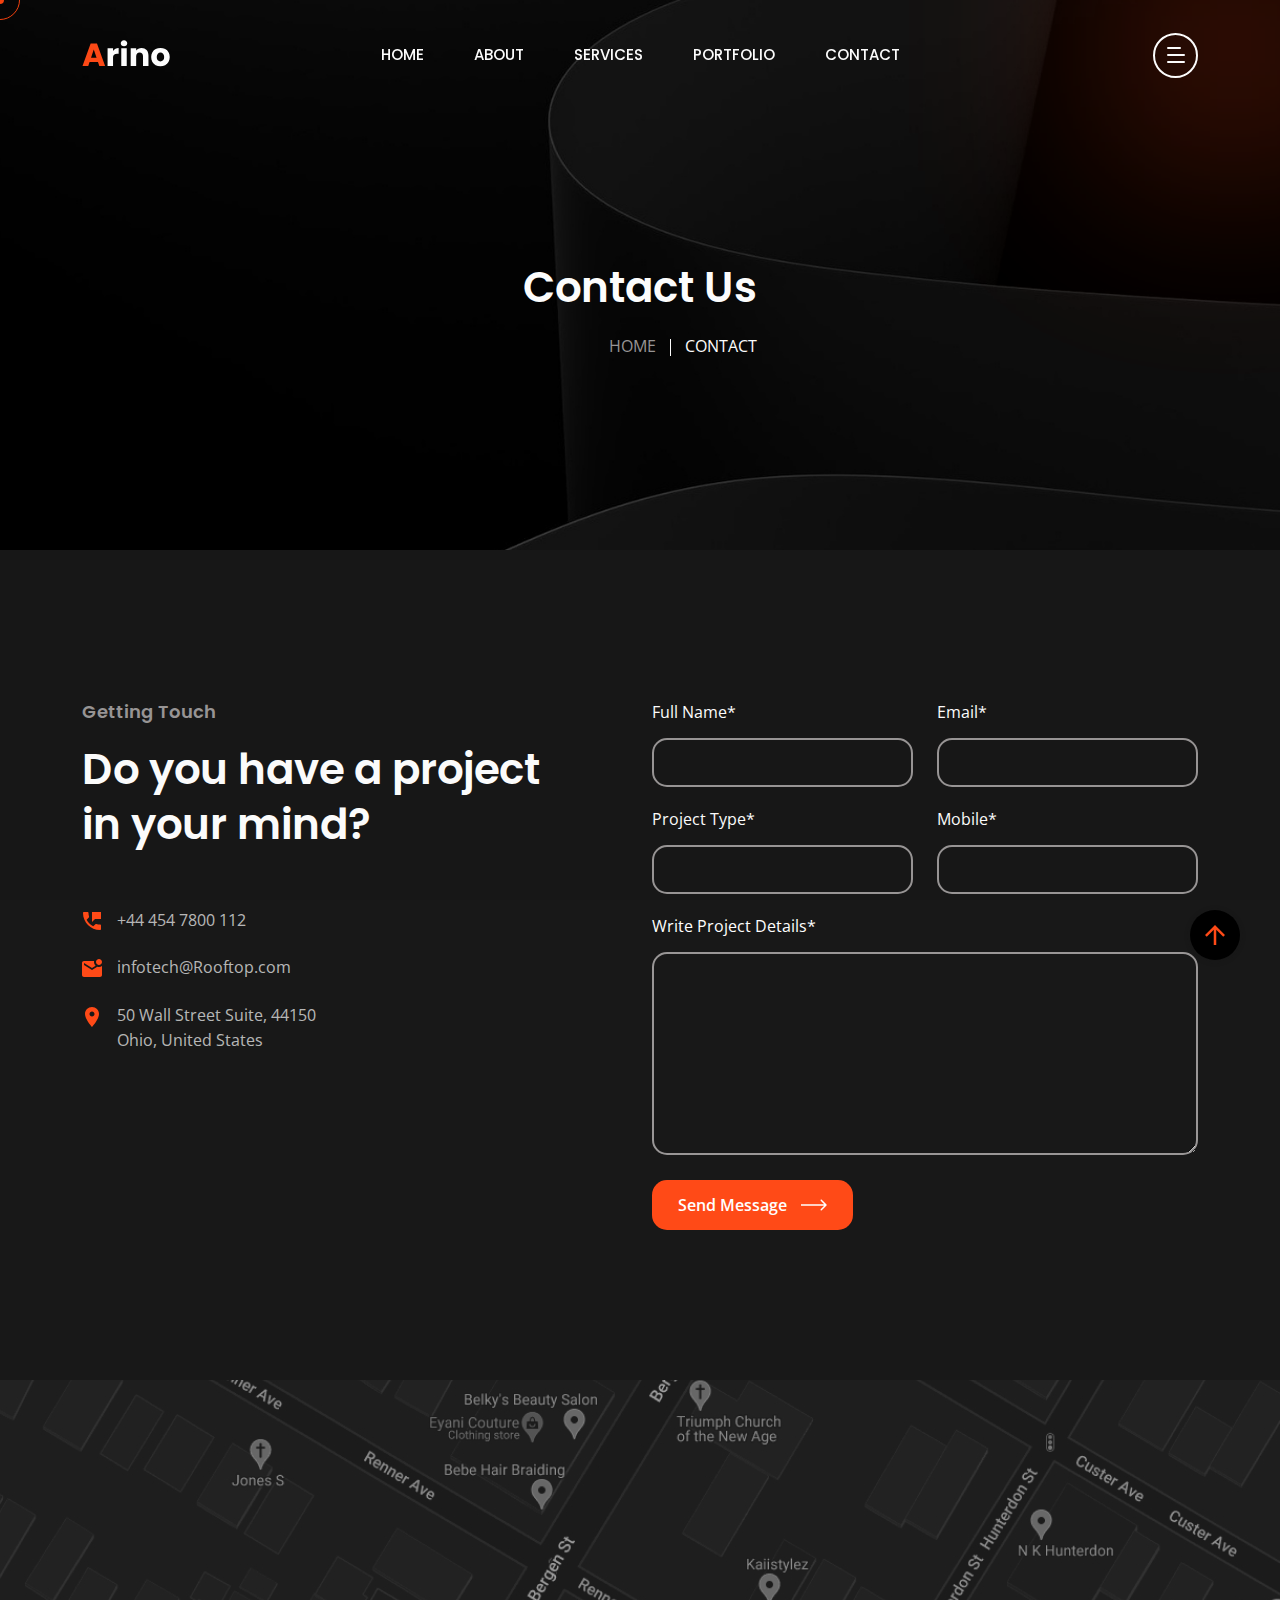
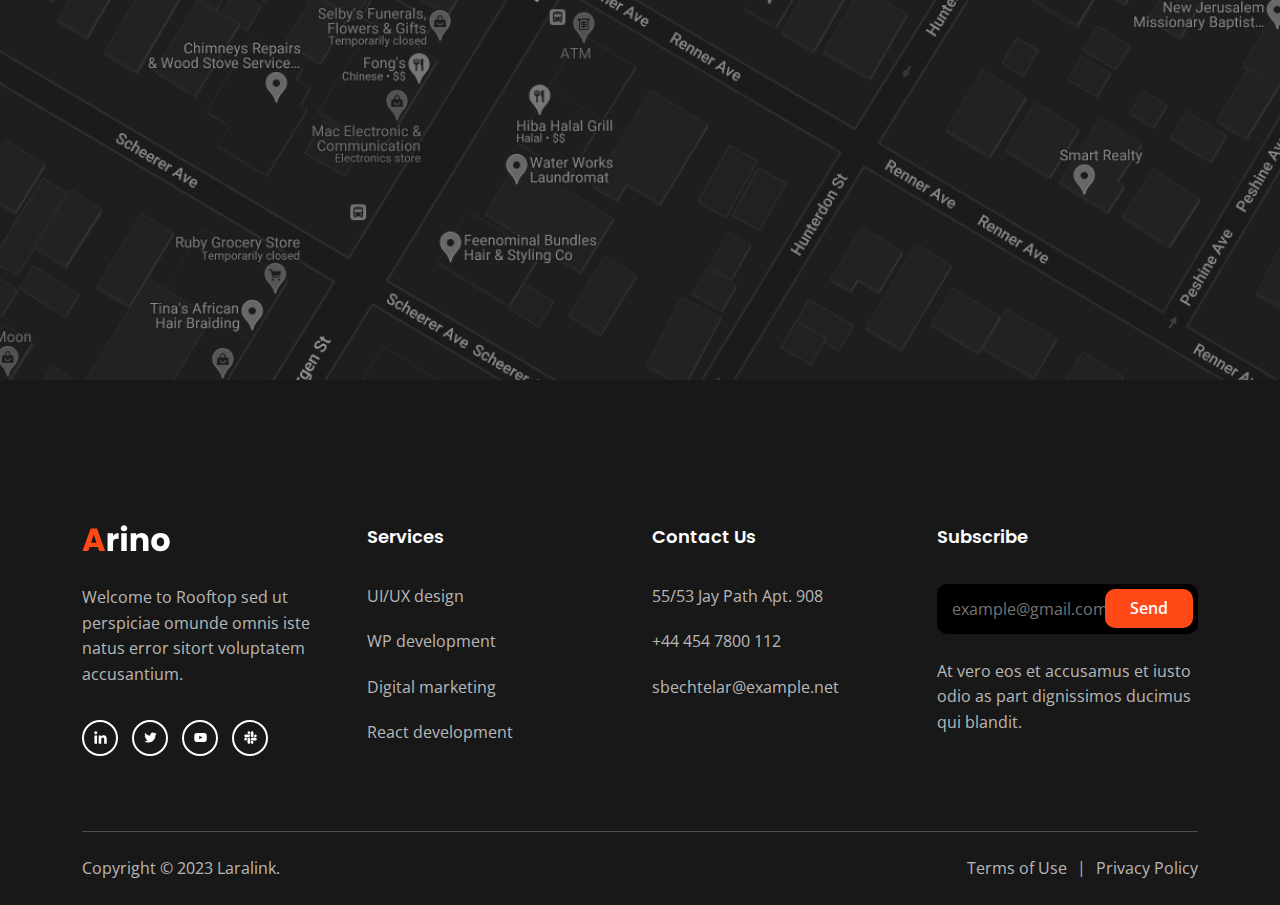
<file: contact.html>
<!DOCTYPE html>
<html class="no-js" lang="en">

<head>
  <!-- Meta Tags -->
  <meta charset="utf-8">
  <meta http-equiv="x-ua-compatible" content="ie=edge">
  <meta name="viewport" content="width=device-width, initial-scale=1">
  <meta name="author" content="Laralink">
  <!-- Favicon Icon -->
  <link rel="icon" href="assets/img/favicon.png">
  <!-- Site Title -->
  <title>Rooftop - Media Creative Agency</title>
  <link rel="stylesheet" href="assets/css/plugins/bootstrap.min.css">
  <link rel="stylesheet" href="assets/css/plugins/fontawesome.min.css">
  <link rel="stylesheet" href="assets/css/plugins/slick.css">
  <link rel="stylesheet" href="assets/css/plugins/lightgallery.min.css">
  <link rel="stylesheet" href="assets/css/plugins/animate.css">
  <link rel="stylesheet" href="assets/css/style.css">
</head>

<body>
  <div class="cs-preloader cs-center">
    <div class="cs-preloader_in"></div>
  </div>
  <!-- Start Header Section -->
  <header class="cs-site_header cs-style1 text-uppercase cs-sticky_header">
    <div class="cs-main_header">
      <div class="container">
        <div class="cs-main_header_in">
          <div class="cs-main_header_left">
            <a class="cs-site_branding" href="index.html">
              <img src="assets/img/logo.svg" alt="Logo">
            </a>
          </div>
          <div class="cs-main_header_center">
            <div class="cs-nav cs-primary_font cs-medium">
              <ul class="cs-nav_list">
                <li>
                  <a href="index.html">Home</a>
                </li>
                <li>
                  <a href="about.html">About</a>
                </li>
                <li >
                  <a href="service.html">Services</a>
                </li>
                <li >
                  <a href="portfolio.html">Portfolio</a>
                </li>
                <li>
                  <a href="contact.html">Contact</a>
                </li>
              </ul>
            </div>
          </div>
          <div class="cs-main_header_right">
            <div class="cs-toolbox">
              <span class="cs-icon_btn">
                <span class="cs-icon_btn_in">
                  <span></span>
                  <span></span>
                  <span></span>
                  <span></span>
                </span>
              </span>
            </div>
          </div>
        </div>
      </div>
    </div>
  </header>
  <div class="cs-side_header">
    <button class="cs-close"></button>
    <div class="cs-side_header_overlay"></div>
    <div class="cs-side_header_in">
      <div class="cs-side_header_shape"></div>
      <a class="cs-site_branding" href="index.html">
        <img src="assets/img/footer_logo.svg" alt="Logo">
      </a>
      <div class="cs-side_header_box">
        <h2 class="cs-side_header_heading">Do you have a project in your  <br> mind? Keep connect us.</h2>
      </div>
      <div class="cs-side_header_box">
        <h3 class="cs-side_header_title cs-primary_color">Contact Us</h3>
        <ul class="cs-contact_info cs-style1 cs-mp0">
          <li>
            <svg width="18" height="18" viewBox="0 0 18 18" fill="none" xmlns="http://www.w3.org/2000/svg">
              <path d="M17 12.5C15.75 12.5 14.55 12.3 13.43 11.93C13.08 11.82 12.69 11.9 12.41 12.17L10.21 14.37C7.38 12.93 5.06 10.62 3.62 7.79L5.82 5.58C6.1 5.31 6.18 4.92 6.07 4.57C5.7 3.45 5.5 2.25 5.5 1C5.5 0.45 5.05 0 4.5 0H1C0.45 0 0 0.45 0 1C0 10.39 7.61 18 17 18C17.55 18 18 17.55 18 17V13.5C18 12.95 17.55 12.5 17 12.5ZM9 0V10L12 7H18V0H9Z" fill="#FF4A17"/>
            </svg>
            <span>+44 454 7800 112</span>
          </li>
          <li>
            <svg width="20" height="18" viewBox="0 0 20 18" fill="none" xmlns="http://www.w3.org/2000/svg">
              <path d="M20 6.98V16C20 17.1 19.1 18 18 18H2C0.9 18 0 17.1 0 16V4C0 2.9 0.9 2 2 2H12.1C12.04 2.32 12 2.66 12 3C12 4.48 12.65 5.79 13.67 6.71L10 9L2 4V6L10 11L15.3 7.68C15.84 7.88 16.4 8 17 8C18.13 8 19.16 7.61 20 6.98ZM14 3C14 4.66 15.34 6 17 6C18.66 6 20 4.66 20 3C20 1.34 18.66 0 17 0C15.34 0 14 1.34 14 3Z" fill="#FF4A17"/>
            </svg>              
            <span>infotech@Rooftop.com</span>
          </li>
          <li>
            <svg width="14" height="20" viewBox="0 0 14 20" fill="none" xmlns="http://www.w3.org/2000/svg">
              <path d="M7 0C3.13 0 0 3.13 0 7C0 12.25 7 20 7 20C7 20 14 12.25 14 7C14 3.13 10.87 0 7 0ZM7 9.5C5.62 9.5 4.5 8.38 4.5 7C4.5 5.62 5.62 4.5 7 4.5C8.38 4.5 9.5 5.62 9.5 7C9.5 8.38 8.38 9.5 7 9.5Z" fill="#FF4A17"/>
            </svg>              
            <span>50 Wall Street Suite, 44150 <br>Ohio, United States</span>
          </li>
        </ul>
      </div>
      <div class="cs-side_header_box">
        <h3 class="cs-side_header_title cs-primary_color">Subscribe</h3>
        <div class="cs-newsletter cs-style1">
          <form action="#" class="cs-newsletter_form">
            <input type="email" class="cs-newsletter_input" placeholder="example@gmail.com">
            <button class="cs-newsletter_btn"><span>Send</span></button>
          </form>
          <div class="cs-newsletter_text">At vero eos et accusamus et iusto odio as part dignissimos ducimus qui blandit.</div>
        </div>
      </div>
      <div class="cs-side_header_box">
        <div class="cs-social_btns cs-style1">
          <a href="#" class="cs-center">
            <svg width="15" height="15" viewBox="0 0 15 15" fill="none" xmlns="http://www.w3.org/2000/svg">
              <path d="M4.04799 13.7497H1.45647V5.4043H4.04799V13.7497ZM2.75084 4.2659C1.92215 4.2659 1.25 3.57952 1.25 2.75084C1.25 2.35279 1.40812 1.97105 1.68958 1.68958C1.97105 1.40812 2.35279 1.25 2.75084 1.25C3.14888 1.25 3.53063 1.40812 3.81209 1.68958C4.09355 1.97105 4.25167 2.35279 4.25167 2.75084C4.25167 3.57952 3.57924 4.2659 2.75084 4.2659ZM13.7472 13.7497H11.1613V9.68722C11.1613 8.71903 11.1417 7.4774 9.81389 7.4774C8.46652 7.4774 8.26004 8.5293 8.26004 9.61747V13.7497H5.67132V5.4043H8.15681V6.54269H8.19308C8.53906 5.887 9.38421 5.19503 10.6451 5.19503C13.2679 5.19503 13.75 6.92215 13.75 9.16546V13.7497H13.7472Z" fill="white"></path>
            </svg> 
          </a>
          <a href="#" class="cs-center">
            <svg width="13" height="11" viewBox="0 0 13 11" fill="none" xmlns="http://www.w3.org/2000/svg">
              <path d="M11.4651 2.95396C11.4731 3.065 11.4731 3.17606 11.4731 3.2871C11.4731 6.67383 8.89535 10.5761 4.18402 10.5761C2.73255 10.5761 1.38421 10.1557 0.25 9.42608C0.456226 9.44986 0.654494 9.4578 0.868655 9.4578C2.06629 9.4578 3.16879 9.0533 4.04918 8.36326C2.92291 8.33946 1.97906 7.60183 1.65386 6.5866C1.81251 6.61038 1.97112 6.62624 2.1377 6.62624C2.36771 6.62624 2.59774 6.59451 2.81188 6.53901C1.63802 6.30105 0.757595 5.26996 0.757595 4.02472V3.99301C1.09864 4.18336 1.49524 4.30233 1.91558 4.31818C1.22554 3.85814 0.773464 3.07294 0.773464 2.1846C0.773464 1.70872 0.900344 1.27249 1.12244 0.891774C2.38355 2.44635 4.27919 3.46156 6.40481 3.57262C6.36516 3.38226 6.34136 3.184 6.34136 2.9857C6.34136 1.57388 7.4835 0.423828 8.90323 0.423828C9.64086 0.423828 10.3071 0.733156 10.7751 1.23284C11.354 1.1218 11.9093 0.907643 12.401 0.614185C12.2106 1.20906 11.8061 1.70875 11.2748 2.02598C11.7903 1.97049 12.29 1.82769 12.75 1.62942C12.4011 2.13702 11.9648 2.5891 11.4651 2.95396V2.95396Z" fill="white"></path>
            </svg>                    
          </a>
          <a href="#" class="cs-center">
            <svg width="13" height="9" viewBox="0 0 13 9" fill="none" xmlns="http://www.w3.org/2000/svg">
              <path d="M12.4888 1.48066C12.345 0.939353 11.9215 0.513038 11.3837 0.368362C10.4089 0.105469 6.5 0.105469 6.5 0.105469C6.5 0.105469 2.59116 0.105469 1.61633 0.368362C1.07853 0.513061 0.65496 0.939353 0.5112 1.48066C0.25 2.4618 0.25 4.50887 0.25 4.50887C0.25 4.50887 0.25 6.55595 0.5112 7.53709C0.65496 8.0784 1.07853 8.48695 1.61633 8.63163C2.59116 8.89452 6.5 8.89452 6.5 8.89452C6.5 8.89452 10.4088 8.89452 11.3837 8.63163C11.9215 8.48695 12.345 8.0784 12.4888 7.53709C12.75 6.55595 12.75 4.50887 12.75 4.50887C12.75 4.50887 12.75 2.4618 12.4888 1.48066V1.48066ZM5.22158 6.36746V2.65029L8.48861 4.50892L5.22158 6.36746V6.36746Z" fill="white"></path>
            </svg>                    
          </a>
          <a href="#" class="cs-center">
            <svg width="13" height="13" viewBox="0 0 13 13" fill="none" xmlns="http://www.w3.org/2000/svg">
              <path d="M2.87612 8.149C2.87612 8.87165 2.28571 9.46205 1.56306 9.46205C0.840402 9.46205 0.25 8.87165 0.25 8.149C0.25 7.42634 0.840402 6.83594 1.56306 6.83594H2.87612V8.149ZM3.53795 8.149C3.53795 7.42634 4.12835 6.83594 4.851 6.83594C5.57366 6.83594 6.16406 7.42634 6.16406 8.149V11.4369C6.16406 12.1596 5.57366 12.75 4.851 12.75C4.12835 12.75 3.53795 12.1596 3.53795 11.4369V8.149ZM4.851 2.87612C4.12835 2.87612 3.53795 2.28571 3.53795 1.56306C3.53795 0.840402 4.12835 0.25 4.851 0.25C5.57366 0.25 6.16406 0.840402 6.16406 1.56306V2.87612H4.851V2.87612ZM4.851 3.53795C5.57366 3.53795 6.16406 4.12835 6.16406 4.851C6.16406 5.57366 5.57366 6.16406 4.851 6.16406H1.56306C0.840402 6.16406 0.25 5.57366 0.25 4.851C0.25 4.12835 0.840402 3.53795 1.56306 3.53795H4.851V3.53795ZM10.1239 4.851C10.1239 4.12835 10.7143 3.53795 11.4369 3.53795C12.1596 3.53795 12.75 4.12835 12.75 4.851C12.75 5.57366 12.1596 6.16406 11.4369 6.16406H10.1239V4.851V4.851ZM9.46205 4.851C9.46205 5.57366 8.87165 6.16406 8.149 6.16406C7.42634 6.16406 6.83594 5.57366 6.83594 4.851V1.56306C6.83594 0.840402 7.42634 0.25 8.149 0.25C8.87165 0.25 9.46205 0.840402 9.46205 1.56306V4.851V4.851ZM8.149 10.1239C8.87165 10.1239 9.46205 10.7143 9.46205 11.4369C9.46205 12.1596 8.87165 12.75 8.149 12.75C7.42634 12.75 6.83594 12.1596 6.83594 11.4369V10.1239H8.149ZM8.149 9.46205C7.42634 9.46205 6.83594 8.87165 6.83594 8.149C6.83594 7.42634 7.42634 6.83594 8.149 6.83594H11.4369C12.1596 6.83594 12.75 7.42634 12.75 8.149C12.75 8.87165 12.1596 9.46205 11.4369 9.46205H8.149Z" fill="white"></path>
            </svg>                    
          </a>
        </div>
      </div>
    </div>
  </div>
  <!-- End Header Section -->
  
  <!-- Start Hero -->
  <div class="cs-page_heading cs-style1 cs-center text-center cs-bg" data-src="assets/img/contact_hero_bg.jpeg">
    <div class="container">
      <div class="cs-page_heading_in">
        <h1 class="cs-page_title cs-font_50 cs-white_color">Contact Us</h1>
        <ol class="breadcrumb text-uppercase">
          <li class="breadcrumb-item"><a href="index.html">Home</a></li>
          <li class="breadcrumb-item active">Contact</li>
        </ol>
      </div>
    </div>
  </div>
  <!-- End Hero -->
  <div class="cs-height_150 cs-height_lg_80"></div>
  <div class="container">
    <div class="row">
      <div class="col-lg-6">
        <div class="cs-section_heading cs-style1">
          <h3 class="cs-section_subtitle">Getting Touch</h3>
          <h2 class="cs-section_title">Do you have a project <br>in your mind?</h2>
        </div>
        <div class="cs-height_55 cs-height_lg_30"></div>
        <ul class="cs-contact_info cs-style1 cs-mp0">
          <li>
            <svg width="18" height="18" viewBox="0 0 18 18" fill="none" xmlns="http://www.w3.org/2000/svg">
              <path d="M17 12.5C15.75 12.5 14.55 12.3 13.43 11.93C13.08 11.82 12.69 11.9 12.41 12.17L10.21 14.37C7.38 12.93 5.06 10.62 3.62 7.79L5.82 5.58C6.1 5.31 6.18 4.92 6.07 4.57C5.7 3.45 5.5 2.25 5.5 1C5.5 0.45 5.05 0 4.5 0H1C0.45 0 0 0.45 0 1C0 10.39 7.61 18 17 18C17.55 18 18 17.55 18 17V13.5C18 12.95 17.55 12.5 17 12.5ZM9 0V10L12 7H18V0H9Z" fill="#FF4A17"></path>
            </svg>
            <span>+44 454 7800 112</span>
          </li>
          <li>
            <svg width="20" height="18" viewBox="0 0 20 18" fill="none" xmlns="http://www.w3.org/2000/svg">
              <path d="M20 6.98V16C20 17.1 19.1 18 18 18H2C0.9 18 0 17.1 0 16V4C0 2.9 0.9 2 2 2H12.1C12.04 2.32 12 2.66 12 3C12 4.48 12.65 5.79 13.67 6.71L10 9L2 4V6L10 11L15.3 7.68C15.84 7.88 16.4 8 17 8C18.13 8 19.16 7.61 20 6.98ZM14 3C14 4.66 15.34 6 17 6C18.66 6 20 4.66 20 3C20 1.34 18.66 0 17 0C15.34 0 14 1.34 14 3Z" fill="#FF4A17"></path>
            </svg>              
            <span>infotech@Rooftop.com</span>
          </li>
          <li>
            <svg width="14" height="20" viewBox="0 0 14 20" fill="none" xmlns="http://www.w3.org/2000/svg">
              <path d="M7 0C3.13 0 0 3.13 0 7C0 12.25 7 20 7 20C7 20 14 12.25 14 7C14 3.13 10.87 0 7 0ZM7 9.5C5.62 9.5 4.5 8.38 4.5 7C4.5 5.62 5.62 4.5 7 4.5C8.38 4.5 9.5 5.62 9.5 7C9.5 8.38 8.38 9.5 7 9.5Z" fill="#FF4A17"></path>
            </svg>              
            <span>50 Wall Street Suite, 44150 <br>Ohio, United States</span>
          </li>
        </ul>
        <div class="cs-height_0 cs-height_lg_50"></div>
      </div>
      <div class="col-lg-6">
        <form id="cs-form" action="https://api.web3forms.com/submit" method="POST" class="row">
          
          <input type="hidden" name="access_key" value="6d7bc3fc-6190-43c5-8298-89ac5ef7494f">
          <input type="checkbox" name="botcheck" style="display: none;">
          <!-- Optional: Can be type="hidden" or type="text" for subject -->
          <input type="hidden" name="subject" value="Submission from Laralink Template">

          <div class="col-sm-6">
            <label class="cs-primary_color">Full Name*</label>
            <input type="text" class="cs-form_field" name="full-name" required>
            <div class="cs-height_20 cs-height_lg_20"></div>
          </div>
          <div class="col-sm-6">
            <label class="cs-primary_color">Email*</label>
            <input type="text" class="cs-form_field" name="email" required>
            <div class="cs-height_20 cs-height_lg_20"></div>
          </div>
          <div class="col-sm-6">
            <label class="cs-primary_color">Project Type*</label>
            <input type="text" class="cs-form_field" name="project" required>
            <div class="cs-height_20 cs-height_lg_20"></div>
          </div>
          <div class="col-sm-6">
            <label class="cs-primary_color">Mobile*</label>
            <input type="text" class="cs-form_field" name="number" required>
            <div class="cs-height_20 cs-height_lg_20"></div>
          </div>
          <div class="col-lg-12">
            <label class="cs-primary_color">Write Project Details*</label>
            <textarea cols="30" rows="7" class="cs-form_field" name="message" required></textarea>
            <div class="cs-height_25 cs-height_lg_25"></div>
          </div>
          <div class="col-lg-12">
            <button class="cs-btn cs-style1" type="submit">
              <span>Send Message</span>
              <svg width="26" height="12" viewBox="0 0 26 12" fill="none" xmlns="http://www.w3.org/2000/svg">
                <path d="M25.5303 6.53033C25.8232 6.23744 25.8232 5.76256 25.5303 5.46967L20.7574 0.696699C20.4645 0.403806 19.9896 0.403806 19.6967 0.696699C19.4038 0.989593 19.4038 1.46447 19.6967 1.75736L23.9393 6L19.6967 10.2426C19.4038 10.5355 19.4038 11.0104 19.6967 11.3033C19.9896 11.5962 20.4645 11.5962 20.7574 11.3033L25.5303 6.53033ZM0 6.75H25V5.25H0V6.75Z" fill="currentColor"/>
              </svg>                
            </button>
            <div id="cs-result"></div>
          </div>
        </form>
      </div>
    </div>
  </div>
  <div class="cs-height_150 cs-height_lg_80"></div>
  <div class="cs-google_map cs-bg" data-src="assets/img/map_img.jpeg">
    <iframe src="https://www.google.com/maps/embed?pb=!1m18!1m12!1m3!1d96652.27317354927!2d-74.33557928194516!3d40.79756494697628!2m3!1f0!2f0!3f0!3m2!1i1024!2i768!4f13.1!3m3!1m2!1s0x89c3a82f1352d0dd%3A0x81d4f72c4435aab5!2sTroy+Meadows+Wetlands!5e0!3m2!1sen!2sbd!4v1563075599994!5m2!1sen!2sbd" allowfullscreen></iframe>
  </div>
  <div class="cs-height_50 cs-height_lg_40"></div>
  <!-- Start Footer -->
  <footer class="cs-fooer">
    <div class="cs-fooer_main">
      <div class="container">
        <div class="row">
          <div class="col-lg-3 col-sm-6">
            <div class="cs-footer_item">
              <div class="cs-text_widget">
                <img src="assets/img/footer_logo.svg" alt="Thumb">
                <p>Welcome to Rooftop sed ut perspiciae omunde omnis iste natus error sitort voluptatem accusantium.</p>
              </div>
              <div class="cs-social_btns cs-style1">
                <a href="#" class="cs-center">
                  <svg width="15" height="15" viewBox="0 0 15 15" fill="none" xmlns="http://www.w3.org/2000/svg">
                    <path d="M4.04799 13.7497H1.45647V5.4043H4.04799V13.7497ZM2.75084 4.2659C1.92215 4.2659 1.25 3.57952 1.25 2.75084C1.25 2.35279 1.40812 1.97105 1.68958 1.68958C1.97105 1.40812 2.35279 1.25 2.75084 1.25C3.14888 1.25 3.53063 1.40812 3.81209 1.68958C4.09355 1.97105 4.25167 2.35279 4.25167 2.75084C4.25167 3.57952 3.57924 4.2659 2.75084 4.2659ZM13.7472 13.7497H11.1613V9.68722C11.1613 8.71903 11.1417 7.4774 9.81389 7.4774C8.46652 7.4774 8.26004 8.5293 8.26004 9.61747V13.7497H5.67132V5.4043H8.15681V6.54269H8.19308C8.53906 5.887 9.38421 5.19503 10.6451 5.19503C13.2679 5.19503 13.75 6.92215 13.75 9.16546V13.7497H13.7472Z" fill="white"/>
                  </svg> 
                </a>
                <a href="#" class="cs-center">
                  <svg width="13" height="11" viewBox="0 0 13 11" fill="none" xmlns="http://www.w3.org/2000/svg">
                    <path d="M11.4651 2.95396C11.4731 3.065 11.4731 3.17606 11.4731 3.2871C11.4731 6.67383 8.89535 10.5761 4.18402 10.5761C2.73255 10.5761 1.38421 10.1557 0.25 9.42608C0.456226 9.44986 0.654494 9.4578 0.868655 9.4578C2.06629 9.4578 3.16879 9.0533 4.04918 8.36326C2.92291 8.33946 1.97906 7.60183 1.65386 6.5866C1.81251 6.61038 1.97112 6.62624 2.1377 6.62624C2.36771 6.62624 2.59774 6.59451 2.81188 6.53901C1.63802 6.30105 0.757595 5.26996 0.757595 4.02472V3.99301C1.09864 4.18336 1.49524 4.30233 1.91558 4.31818C1.22554 3.85814 0.773464 3.07294 0.773464 2.1846C0.773464 1.70872 0.900344 1.27249 1.12244 0.891774C2.38355 2.44635 4.27919 3.46156 6.40481 3.57262C6.36516 3.38226 6.34136 3.184 6.34136 2.9857C6.34136 1.57388 7.4835 0.423828 8.90323 0.423828C9.64086 0.423828 10.3071 0.733156 10.7751 1.23284C11.354 1.1218 11.9093 0.907643 12.401 0.614185C12.2106 1.20906 11.8061 1.70875 11.2748 2.02598C11.7903 1.97049 12.29 1.82769 12.75 1.62942C12.4011 2.13702 11.9648 2.5891 11.4651 2.95396V2.95396Z" fill="white"/>
                  </svg>                    
                </a>
                <a href="#" class="cs-center">
                  <svg width="13" height="9" viewBox="0 0 13 9" fill="none" xmlns="http://www.w3.org/2000/svg">
                    <path d="M12.4888 1.48066C12.345 0.939353 11.9215 0.513038 11.3837 0.368362C10.4089 0.105469 6.5 0.105469 6.5 0.105469C6.5 0.105469 2.59116 0.105469 1.61633 0.368362C1.07853 0.513061 0.65496 0.939353 0.5112 1.48066C0.25 2.4618 0.25 4.50887 0.25 4.50887C0.25 4.50887 0.25 6.55595 0.5112 7.53709C0.65496 8.0784 1.07853 8.48695 1.61633 8.63163C2.59116 8.89452 6.5 8.89452 6.5 8.89452C6.5 8.89452 10.4088 8.89452 11.3837 8.63163C11.9215 8.48695 12.345 8.0784 12.4888 7.53709C12.75 6.55595 12.75 4.50887 12.75 4.50887C12.75 4.50887 12.75 2.4618 12.4888 1.48066V1.48066ZM5.22158 6.36746V2.65029L8.48861 4.50892L5.22158 6.36746V6.36746Z" fill="white"/>
                  </svg>                    
                </a>
                <a href="#" class="cs-center">
                  <svg width="13" height="13" viewBox="0 0 13 13" fill="none" xmlns="http://www.w3.org/2000/svg">
                    <path d="M2.87612 8.149C2.87612 8.87165 2.28571 9.46205 1.56306 9.46205C0.840402 9.46205 0.25 8.87165 0.25 8.149C0.25 7.42634 0.840402 6.83594 1.56306 6.83594H2.87612V8.149ZM3.53795 8.149C3.53795 7.42634 4.12835 6.83594 4.851 6.83594C5.57366 6.83594 6.16406 7.42634 6.16406 8.149V11.4369C6.16406 12.1596 5.57366 12.75 4.851 12.75C4.12835 12.75 3.53795 12.1596 3.53795 11.4369V8.149ZM4.851 2.87612C4.12835 2.87612 3.53795 2.28571 3.53795 1.56306C3.53795 0.840402 4.12835 0.25 4.851 0.25C5.57366 0.25 6.16406 0.840402 6.16406 1.56306V2.87612H4.851V2.87612ZM4.851 3.53795C5.57366 3.53795 6.16406 4.12835 6.16406 4.851C6.16406 5.57366 5.57366 6.16406 4.851 6.16406H1.56306C0.840402 6.16406 0.25 5.57366 0.25 4.851C0.25 4.12835 0.840402 3.53795 1.56306 3.53795H4.851V3.53795ZM10.1239 4.851C10.1239 4.12835 10.7143 3.53795 11.4369 3.53795C12.1596 3.53795 12.75 4.12835 12.75 4.851C12.75 5.57366 12.1596 6.16406 11.4369 6.16406H10.1239V4.851V4.851ZM9.46205 4.851C9.46205 5.57366 8.87165 6.16406 8.149 6.16406C7.42634 6.16406 6.83594 5.57366 6.83594 4.851V1.56306C6.83594 0.840402 7.42634 0.25 8.149 0.25C8.87165 0.25 9.46205 0.840402 9.46205 1.56306V4.851V4.851ZM8.149 10.1239C8.87165 10.1239 9.46205 10.7143 9.46205 11.4369C9.46205 12.1596 8.87165 12.75 8.149 12.75C7.42634 12.75 6.83594 12.1596 6.83594 11.4369V10.1239H8.149ZM8.149 9.46205C7.42634 9.46205 6.83594 8.87165 6.83594 8.149C6.83594 7.42634 7.42634 6.83594 8.149 6.83594H11.4369C12.1596 6.83594 12.75 7.42634 12.75 8.149C12.75 8.87165 12.1596 9.46205 11.4369 9.46205H8.149Z" fill="white"/>
                  </svg>                    
                </a>
              </div>
            </div>
          </div>
          <div class="col-lg-3 col-sm-6">
            <div class="cs-footer_item">
              <h2 class="cs-widget_title">Services</h2>
              <ul class="cs-menu_widget cs-mp0">
                <li><a href="service-details.html">UI/UX design</a></li>
                <li><a href="service-details.html">WP development</a></li>
                <li><a href="service-details.html">Digital marketing</a></li>
                <li><a href="service-details.html">React development</a></li>
              </ul>
            </div>
          </div>
          <div class="col-lg-3 col-sm-6">
            <div class="cs-footer_item">
              <h2 class="cs-widget_title">Contact Us</h2>
              <ul class="cs-menu_widget cs-mp0">
                <li>55/53 Jay Path Apt. 908</li>
                <li>+44 454 7800 112</li>
                <li>sbechtelar@example.net</li>
              </ul>
            </div>
          </div>
          <div class="col-lg-3 col-sm-6">
            <div class="cs-footer_item">
              <h2 class="cs-widget_title">Subscribe</h2>
              <div class="cs-newsletter cs-style1">
                <form action="#" class="cs-newsletter_form">
                  <input type="email" class="cs-newsletter_input" placeholder="example@gmail.com">
                  <button class="cs-newsletter_btn"><span>Send</span></button>
                </form>
                <div class="cs-newsletter_text">At vero eos et accusamus et iusto odio as part dignissimos ducimus qui blandit.</div>
              </div>
            </div>
          </div>
        </div>
      </div>
    </div>
    <div class="container">
      <div class="cs-bottom_footer">
        <div class="cs-bottom_footer_left">
          <div class="cs-copyright">Copyright © 2023 Laralink.</div>
        </div>
        <div class="cs-bottom_footer_right">
          <ul class="cs-footer_links cs-mp0">
            <li><a href="">Terms of Use</a></li>
            <li><a href="">Privacy Policy</a></li>
          </ul>
        </div>
      </div>
    </div>
  </footer>
  <!-- End Footer -->

  <span class="cs-scrollup">
    <svg width="20" height="20" viewBox="0 0 20 20" fill="none" xmlns="http://www.w3.org/2000/svg">
      <path d="M0 10L1.7625 11.7625L8.75 4.7875V20H11.25V4.7875L18.225 11.775L20 10L10 0L0 10Z" fill="currentColor"/>
    </svg>      
  </span>
  
  <!-- Start Video Popup -->
  <div class="cs-video_popup">
    <div class="cs-video_popup_overlay"></div>
    <div class="cs-video_popup_content">
      <div class="cs-video_popup_layer"></div>
      <div class="cs-video_popup_container">
        <div class="cs-video_popup_align">
          <div class="embed-responsive embed-responsive-16by9">
            <iframe class="embed-responsive-item" src="about:blank"></iframe>
          </div>
        </div>
        <div class="cs-video_popup_close"></div>
      </div>
    </div>
  </div>
  <!-- End Video Popup -->

  <!-- Script -->
  <script src="assets/js/plugins/jquery-3.6.0.min.js"></script>
  <script src="assets/js/plugins/isotope.pkg.min.js"></script>
  <script src="assets/js/plugins/jquery.slick.min.js"></script>
  <script src="assets/js/plugins/jquery.counter.min.js"></script>
  <script src="assets/js/plugins/lightgallery.min.js"></script>
  <script src="assets/js/plugins/wow.min.js"></script>
  <script src="assets/js/plugins/gsap.min.js"></script>
  <script src="assets/js/main.js"></script>
</body>
</html>
</file>
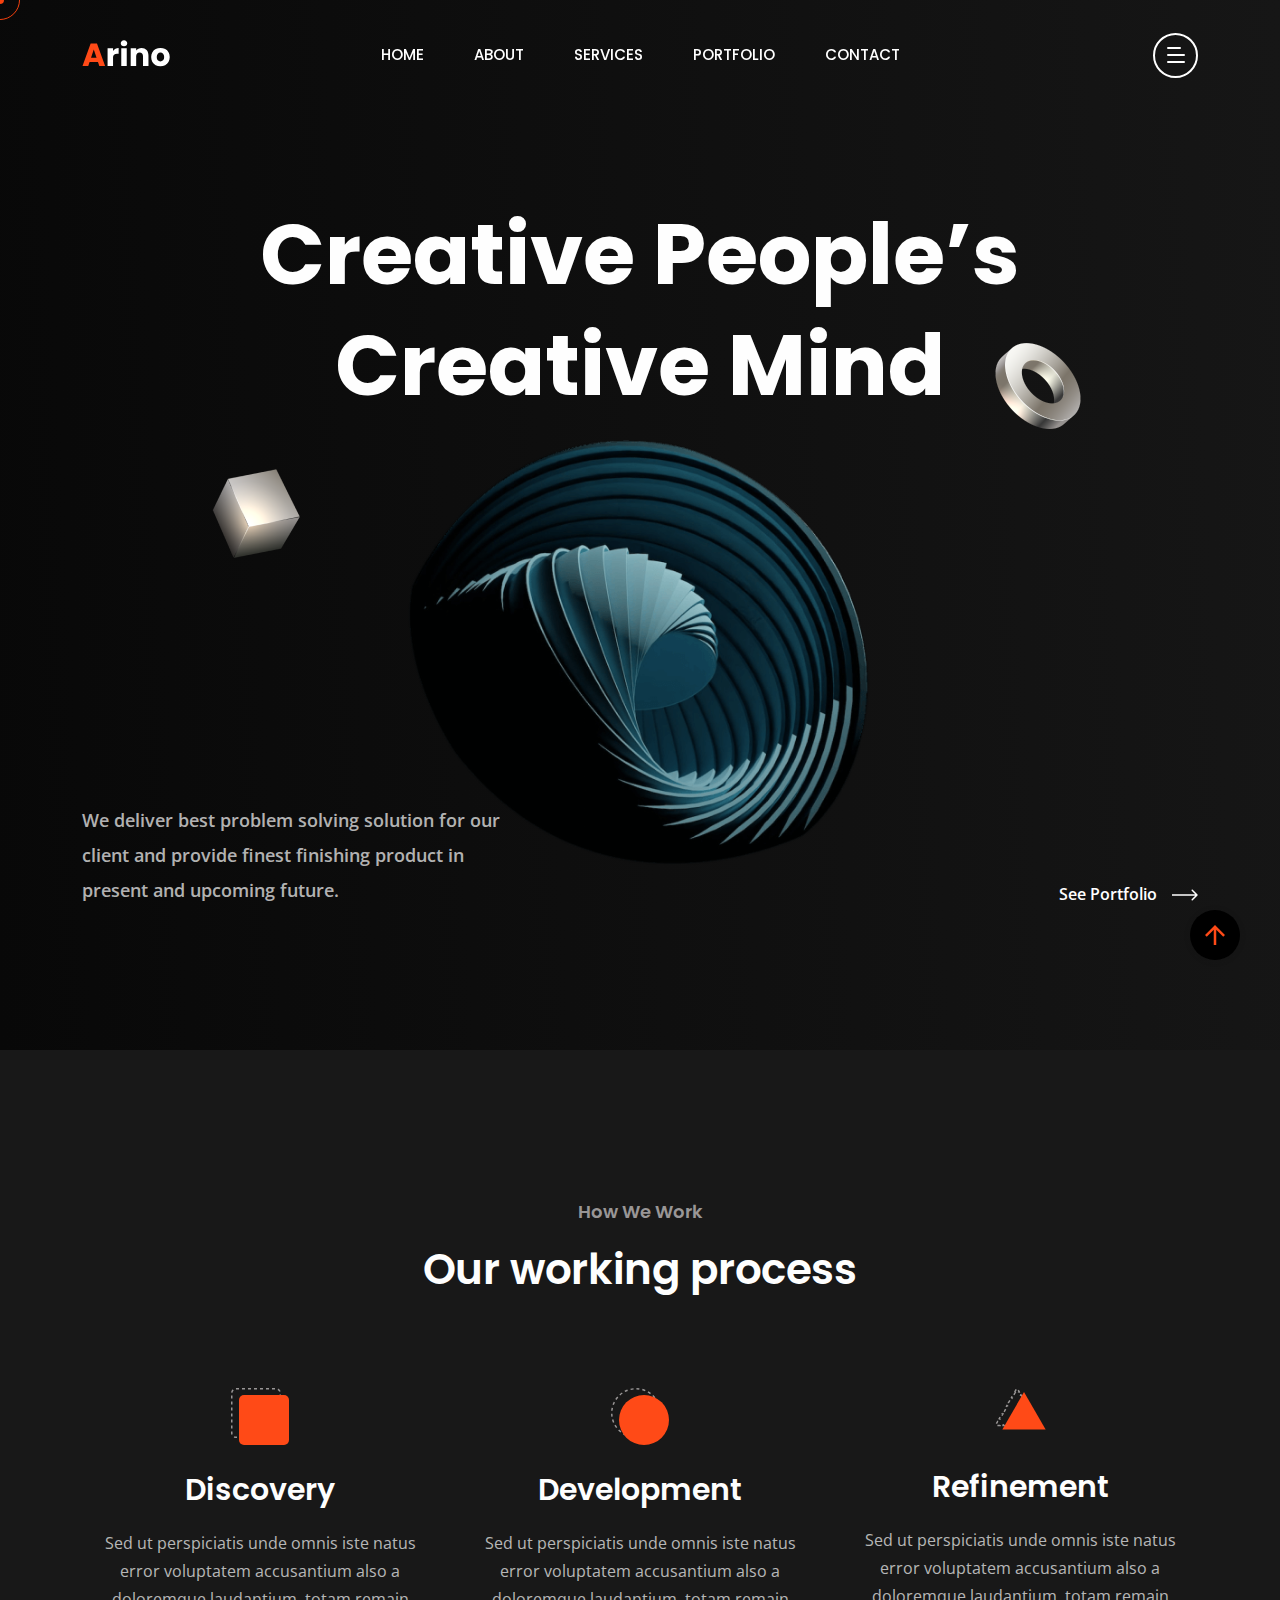
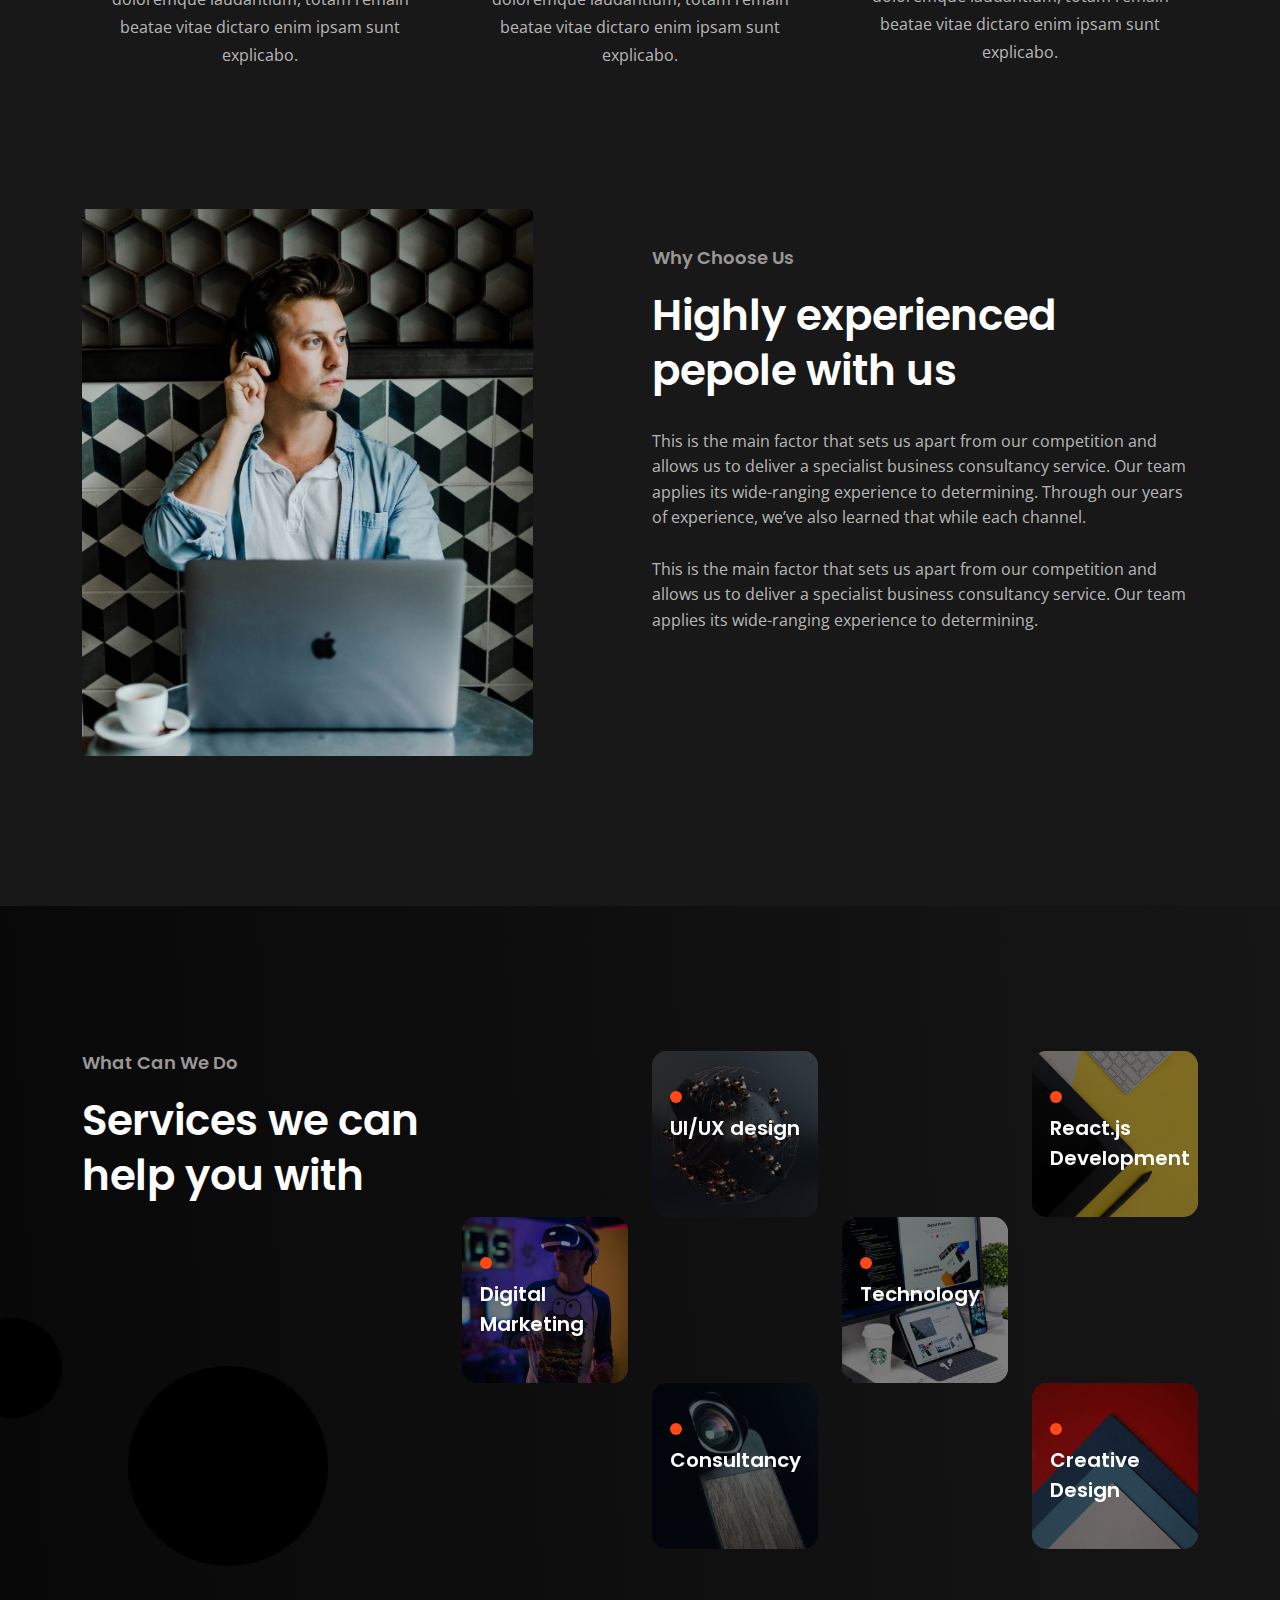
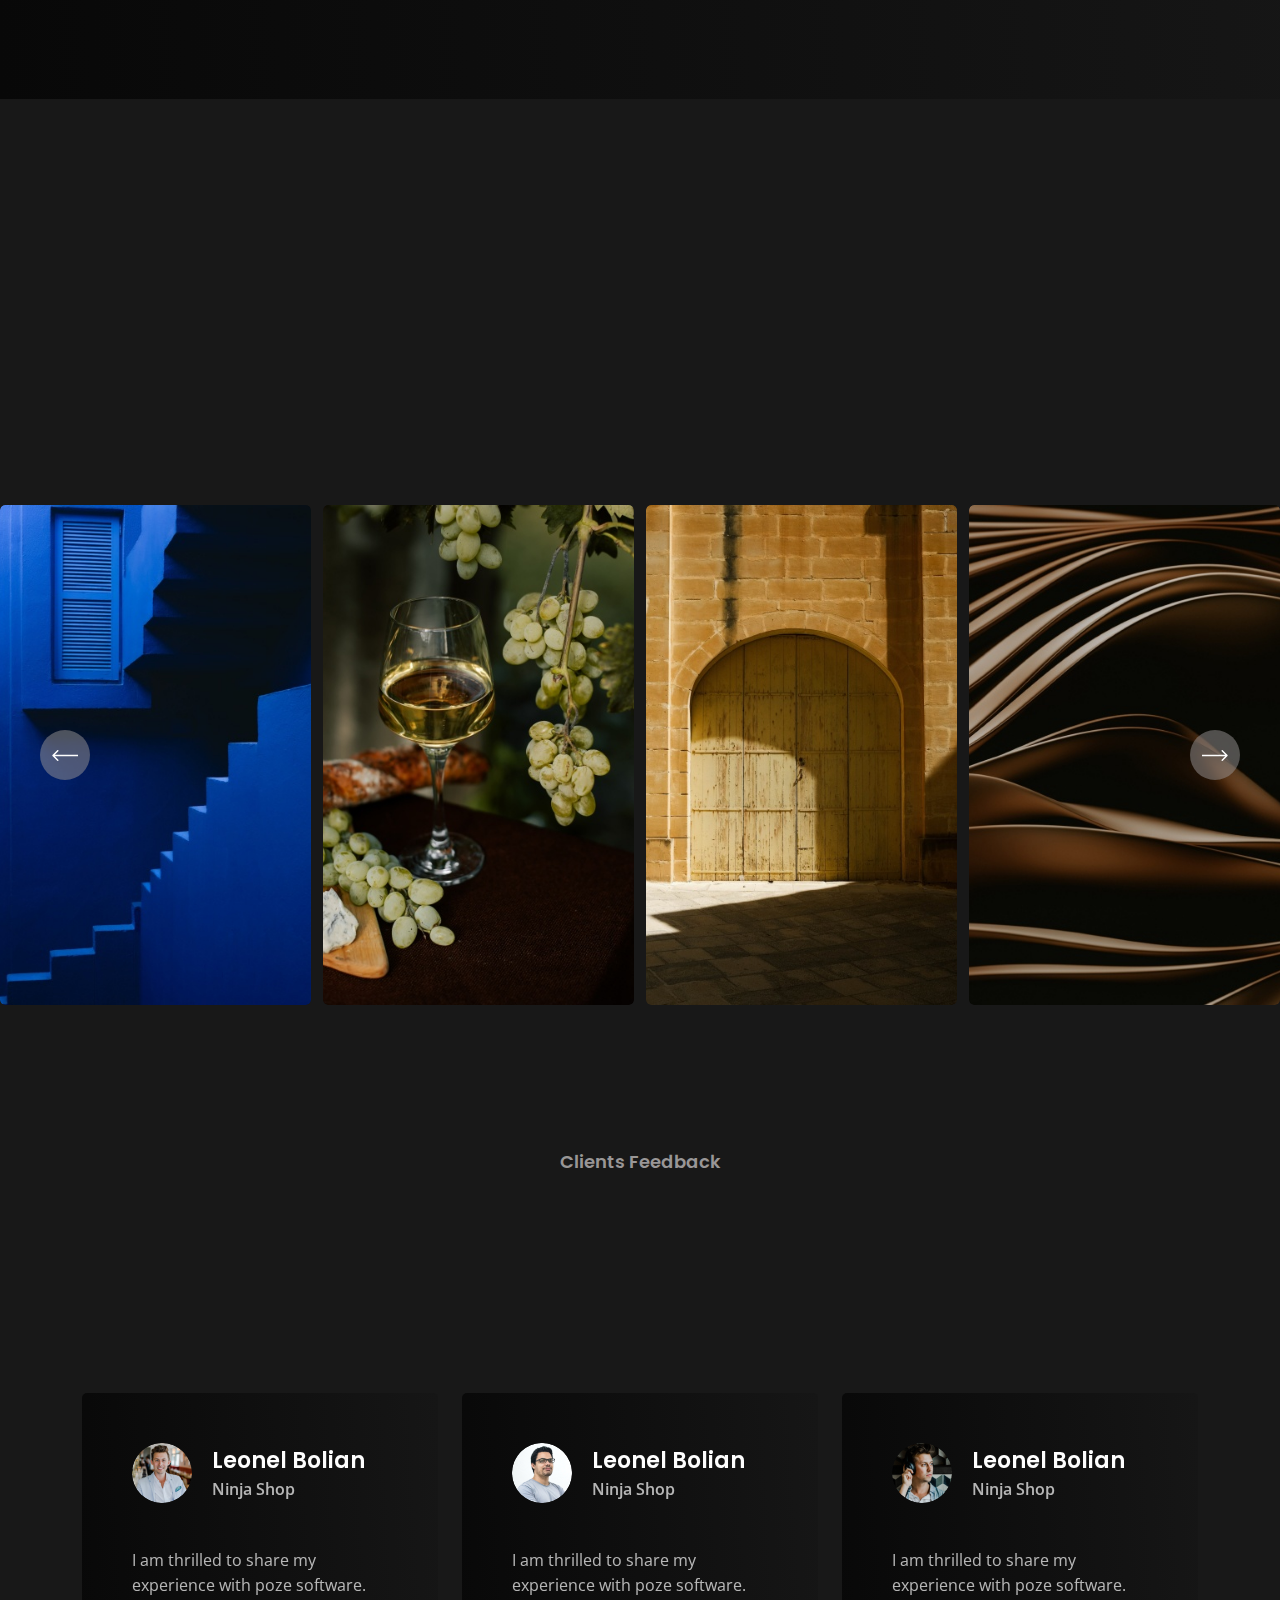
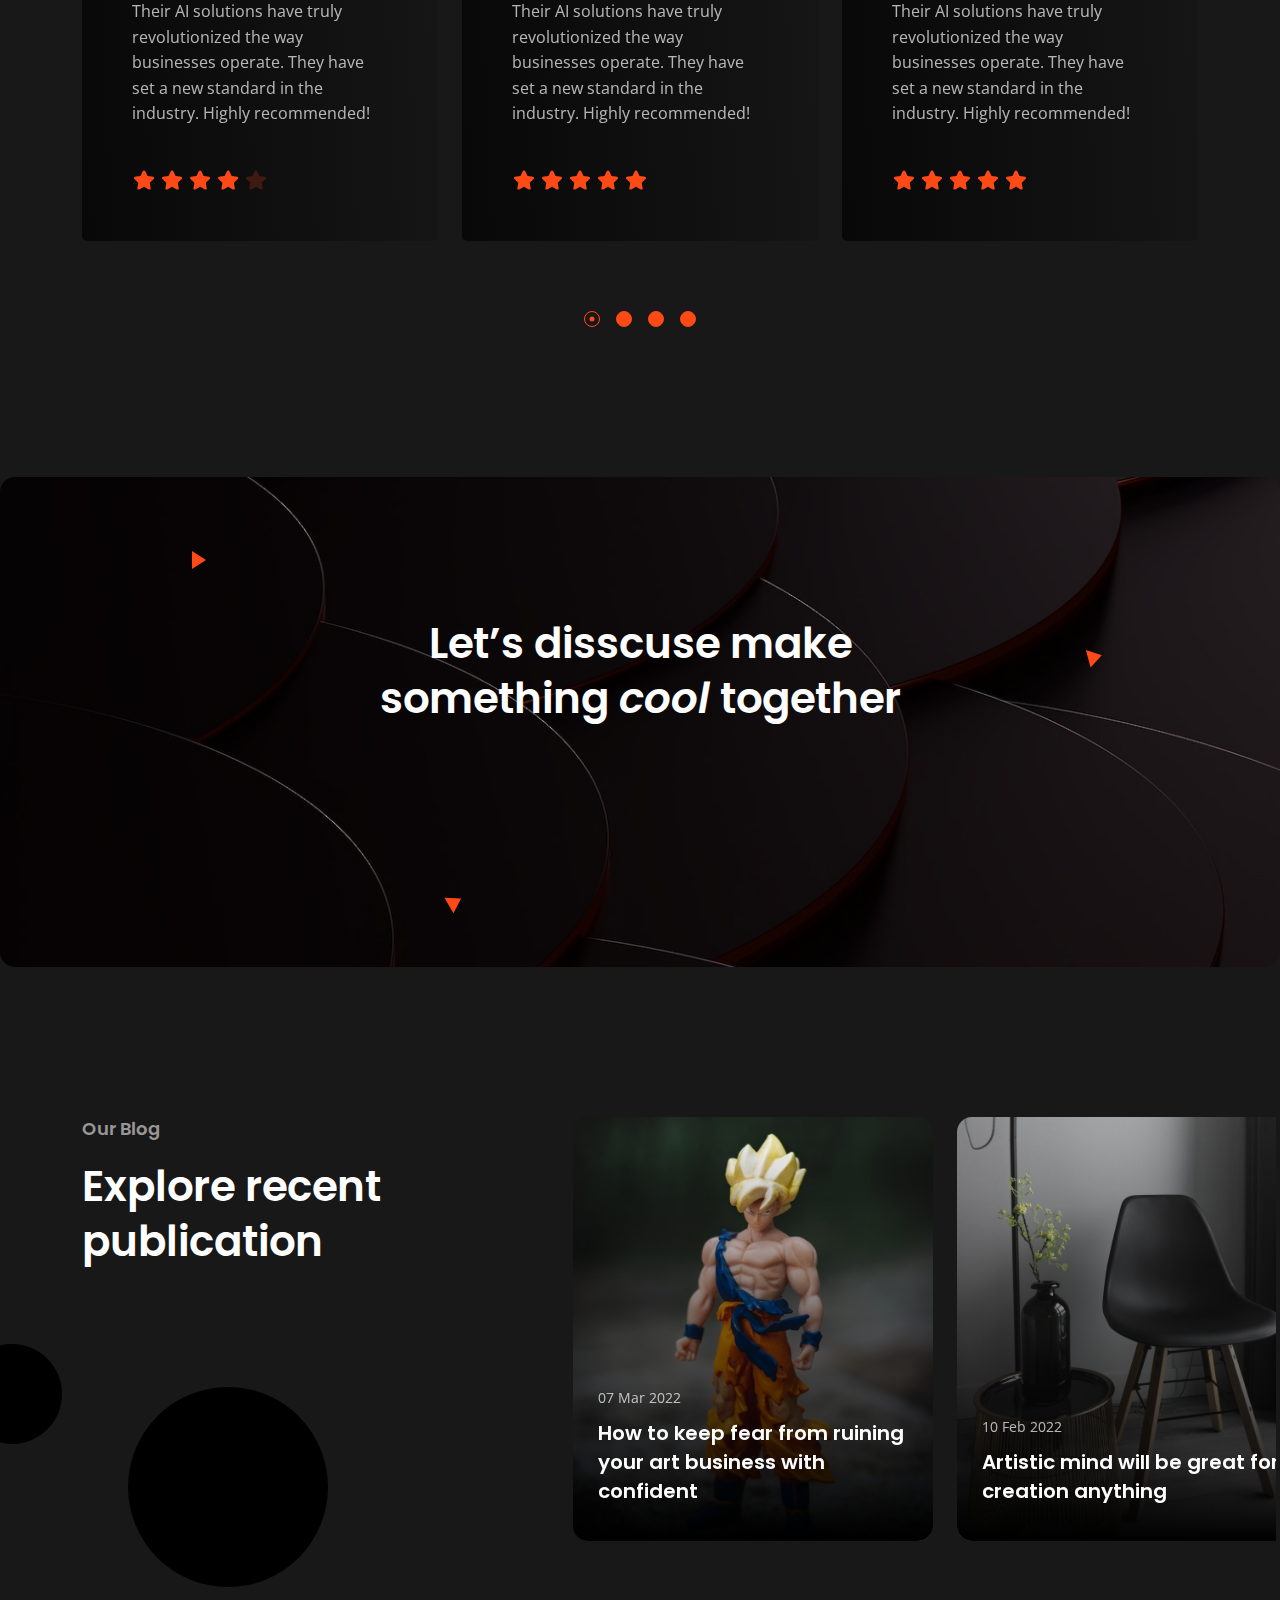
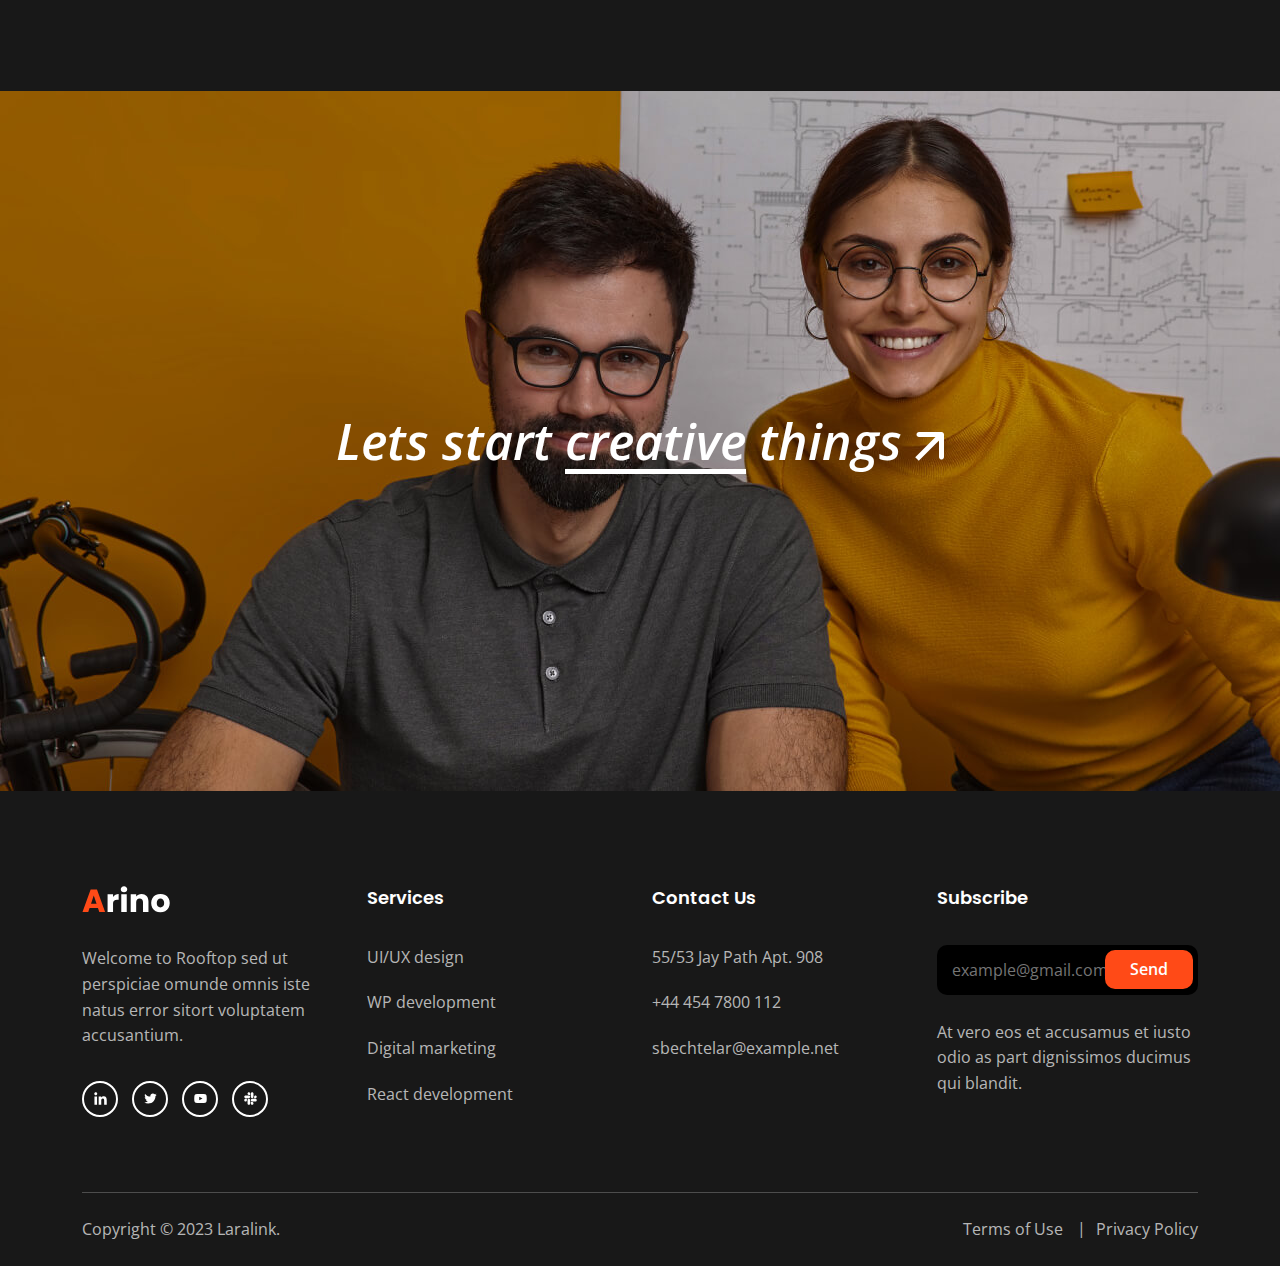
<file: creative-solution.html>
<!DOCTYPE html>
<html class="no-js" lang="en">
  <head>
    <!-- Meta Tags -->
    <meta charset="utf-8">
    <meta http-equiv="x-ua-compatible" content="ie=edge">
    <meta name="viewport" content="width=device-width, initial-scale=1">
    <meta name="author" content="Laralink">
    <!-- Favicon Icon -->
    <link rel="icon" href="assets/img/favicon.png">
    <!-- Site Title -->
    <title>Rooftop - Media Creative Agency</title>
    <link rel="stylesheet" href="assets/css/plugins/bootstrap.min.css">
    <link rel="stylesheet" href="assets/css/plugins/fontawesome.min.css">
    <link rel="stylesheet" href="assets/css/plugins/slick.css">
    <link rel="stylesheet" href="assets/css/plugins/lightgallery.min.css">
    <link rel="stylesheet" href="assets/css/plugins/animate.css">
    <link rel="stylesheet" href="assets/css/style.css">
  </head>
  <body>
    <div class="cs-preloader cs-center">
      <div class="cs-preloader_in"></div>
    </div>
    <!-- Start Header Section -->
    <header class="cs-site_header cs-style1 text-uppercase cs-sticky_header">
      <div class="cs-main_header">
        <div class="container">
          <div class="cs-main_header_in">
            <div class="cs-main_header_left">
              <a class="cs-site_branding" href="index.html">
                <img src="assets/img/logo.svg" alt="Logo">
              </a>
            </div>
            <div class="cs-main_header_center">
              <div class="cs-nav cs-primary_font cs-medium">
                <ul class="cs-nav_list">
                  <li>
                    <a href="index.html">Home</a>
                  </li>
                  <li>
                    <a href="about.html">About</a>
                  </li>
                  <li >
                    <a href="service.html">Services</a>
                  </li>
                  <li >
                    <a href="portfolio.html">Portfolio</a>
                  </li>
                  <li>
                    <a href="contact.html">Contact</a>
                  </li>
                </ul>
              </div>
            </div>
            <div class="cs-main_header_right">
              <div class="cs-toolbox">
                <span class="cs-icon_btn">
                  <span class="cs-icon_btn_in">
                    <span></span>
                    <span></span>
                    <span></span>
                    <span></span>
                  </span>
                </span>
              </div>
            </div>
          </div>
        </div>
      </div>
    </header>
    <div class="cs-side_header">
      <button class="cs-close"></button>
      <div class="cs-side_header_overlay"></div>
      <div class="cs-side_header_in">
        <div class="cs-side_header_shape"></div>
        <a class="cs-site_branding" href="index.html">
          <img src="assets/img/footer_logo.svg" alt="Logo">
        </a>
        <div class="cs-side_header_box">
          <h2 class="cs-side_header_heading"> Do you have a project in your <br> mind? Keep connect us. </h2>
        </div>
        <div class="cs-side_header_box">
          <h3 class="cs-side_header_title cs-primary_color">Contact Us</h3>
          <ul class="cs-contact_info cs-style1 cs-mp0">
            <li>
              <svg width="18" height="18" viewBox="0 0 18 18" fill="none" xmlns="http://www.w3.org/2000/svg">
                <path d="M17 12.5C15.75 12.5 14.55 12.3 13.43 11.93C13.08 11.82 12.69 11.9 12.41 12.17L10.21 14.37C7.38 12.93 5.06 10.62 3.62 7.79L5.82 5.58C6.1 5.31 6.18 4.92 6.07 4.57C5.7 3.45 5.5 2.25 5.5 1C5.5 0.45 5.05 0 4.5 0H1C0.45 0 0 0.45 0 1C0 10.39 7.61 18 17 18C17.55 18 18 17.55 18 17V13.5C18 12.95 17.55 12.5 17 12.5ZM9 0V10L12 7H18V0H9Z" fill="#FF4A17" />
              </svg>
              <span>+44 454 7800 112</span>
            </li>
            <li>
              <svg width="20" height="18" viewBox="0 0 20 18" fill="none" xmlns="http://www.w3.org/2000/svg">
                <path d="M20 6.98V16C20 17.1 19.1 18 18 18H2C0.9 18 0 17.1 0 16V4C0 2.9 0.9 2 2 2H12.1C12.04 2.32 12 2.66 12 3C12 4.48 12.65 5.79 13.67 6.71L10 9L2 4V6L10 11L15.3 7.68C15.84 7.88 16.4 8 17 8C18.13 8 19.16 7.61 20 6.98ZM14 3C14 4.66 15.34 6 17 6C18.66 6 20 4.66 20 3C20 1.34 18.66 0 17 0C15.34 0 14 1.34 14 3Z" fill="#FF4A17" />
              </svg>
              <span>infotech@Rooftop.com</span>
            </li>
            <li>
              <svg width="14" height="20" viewBox="0 0 14 20" fill="none" xmlns="http://www.w3.org/2000/svg">
                <path d="M7 0C3.13 0 0 3.13 0 7C0 12.25 7 20 7 20C7 20 14 12.25 14 7C14 3.13 10.87 0 7 0ZM7 9.5C5.62 9.5 4.5 8.38 4.5 7C4.5 5.62 5.62 4.5 7 4.5C8.38 4.5 9.5 5.62 9.5 7C9.5 8.38 8.38 9.5 7 9.5Z" fill="#FF4A17" />
              </svg>
              <span>50 Wall Street Suite, 44150 <br>Ohio, United States </span>
            </li>
          </ul>
        </div>
        <div class="cs-side_header_box">
          <h3 class="cs-side_header_title cs-primary_color">Subscribe</h3>
          <div class="cs-newsletter cs-style1">
            <form action="#" class="cs-newsletter_form">
              <input type="email" class="cs-newsletter_input" placeholder="example@gmail.com">
              <button class="cs-newsletter_btn">
                <span>Send</span>
              </button>
            </form>
            <div class="cs-newsletter_text"> At vero eos et accusamus et iusto odio as part dignissimos ducimus qui blandit. </div>
          </div>
        </div>
        <div class="cs-side_header_box">
          <div class="cs-social_btns cs-style1">
            <a href="#" class="cs-center">
              <svg width="15" height="15" viewBox="0 0 15 15" fill="none" xmlns="http://www.w3.org/2000/svg">
                <path d="M4.04799 13.7497H1.45647V5.4043H4.04799V13.7497ZM2.75084 4.2659C1.92215 4.2659 1.25 3.57952 1.25 2.75084C1.25 2.35279 1.40812 1.97105 1.68958 1.68958C1.97105 1.40812 2.35279 1.25 2.75084 1.25C3.14888 1.25 3.53063 1.40812 3.81209 1.68958C4.09355 1.97105 4.25167 2.35279 4.25167 2.75084C4.25167 3.57952 3.57924 4.2659 2.75084 4.2659ZM13.7472 13.7497H11.1613V9.68722C11.1613 8.71903 11.1417 7.4774 9.81389 7.4774C8.46652 7.4774 8.26004 8.5293 8.26004 9.61747V13.7497H5.67132V5.4043H8.15681V6.54269H8.19308C8.53906 5.887 9.38421 5.19503 10.6451 5.19503C13.2679 5.19503 13.75 6.92215 13.75 9.16546V13.7497H13.7472Z" fill="white"></path>
              </svg>
            </a>
            <a href="#" class="cs-center">
              <svg width="13" height="11" viewBox="0 0 13 11" fill="none" xmlns="http://www.w3.org/2000/svg">
                <path d="M11.4651 2.95396C11.4731 3.065 11.4731 3.17606 11.4731 3.2871C11.4731 6.67383 8.89535 10.5761 4.18402 10.5761C2.73255 10.5761 1.38421 10.1557 0.25 9.42608C0.456226 9.44986 0.654494 9.4578 0.868655 9.4578C2.06629 9.4578 3.16879 9.0533 4.04918 8.36326C2.92291 8.33946 1.97906 7.60183 1.65386 6.5866C1.81251 6.61038 1.97112 6.62624 2.1377 6.62624C2.36771 6.62624 2.59774 6.59451 2.81188 6.53901C1.63802 6.30105 0.757595 5.26996 0.757595 4.02472V3.99301C1.09864 4.18336 1.49524 4.30233 1.91558 4.31818C1.22554 3.85814 0.773464 3.07294 0.773464 2.1846C0.773464 1.70872 0.900344 1.27249 1.12244 0.891774C2.38355 2.44635 4.27919 3.46156 6.40481 3.57262C6.36516 3.38226 6.34136 3.184 6.34136 2.9857C6.34136 1.57388 7.4835 0.423828 8.90323 0.423828C9.64086 0.423828 10.3071 0.733156 10.7751 1.23284C11.354 1.1218 11.9093 0.907643 12.401 0.614185C12.2106 1.20906 11.8061 1.70875 11.2748 2.02598C11.7903 1.97049 12.29 1.82769 12.75 1.62942C12.4011 2.13702 11.9648 2.5891 11.4651 2.95396V2.95396Z" fill="white"></path>
              </svg>
            </a>
            <a href="#" class="cs-center">
              <svg width="13" height="9" viewBox="0 0 13 9" fill="none" xmlns="http://www.w3.org/2000/svg">
                <path d="M12.4888 1.48066C12.345 0.939353 11.9215 0.513038 11.3837 0.368362C10.4089 0.105469 6.5 0.105469 6.5 0.105469C6.5 0.105469 2.59116 0.105469 1.61633 0.368362C1.07853 0.513061 0.65496 0.939353 0.5112 1.48066C0.25 2.4618 0.25 4.50887 0.25 4.50887C0.25 4.50887 0.25 6.55595 0.5112 7.53709C0.65496 8.0784 1.07853 8.48695 1.61633 8.63163C2.59116 8.89452 6.5 8.89452 6.5 8.89452C6.5 8.89452 10.4088 8.89452 11.3837 8.63163C11.9215 8.48695 12.345 8.0784 12.4888 7.53709C12.75 6.55595 12.75 4.50887 12.75 4.50887C12.75 4.50887 12.75 2.4618 12.4888 1.48066V1.48066ZM5.22158 6.36746V2.65029L8.48861 4.50892L5.22158 6.36746V6.36746Z" fill="white"></path>
              </svg>
            </a>
            <a href="#" class="cs-center">
              <svg width="13" height="13" viewBox="0 0 13 13" fill="none" xmlns="http://www.w3.org/2000/svg">
                <path d="M2.87612 8.149C2.87612 8.87165 2.28571 9.46205 1.56306 9.46205C0.840402 9.46205 0.25 8.87165 0.25 8.149C0.25 7.42634 0.840402 6.83594 1.56306 6.83594H2.87612V8.149ZM3.53795 8.149C3.53795 7.42634 4.12835 6.83594 4.851 6.83594C5.57366 6.83594 6.16406 7.42634 6.16406 8.149V11.4369C6.16406 12.1596 5.57366 12.75 4.851 12.75C4.12835 12.75 3.53795 12.1596 3.53795 11.4369V8.149ZM4.851 2.87612C4.12835 2.87612 3.53795 2.28571 3.53795 1.56306C3.53795 0.840402 4.12835 0.25 4.851 0.25C5.57366 0.25 6.16406 0.840402 6.16406 1.56306V2.87612H4.851V2.87612ZM4.851 3.53795C5.57366 3.53795 6.16406 4.12835 6.16406 4.851C6.16406 5.57366 5.57366 6.16406 4.851 6.16406H1.56306C0.840402 6.16406 0.25 5.57366 0.25 4.851C0.25 4.12835 0.840402 3.53795 1.56306 3.53795H4.851V3.53795ZM10.1239 4.851C10.1239 4.12835 10.7143 3.53795 11.4369 3.53795C12.1596 3.53795 12.75 4.12835 12.75 4.851C12.75 5.57366 12.1596 6.16406 11.4369 6.16406H10.1239V4.851V4.851ZM9.46205 4.851C9.46205 5.57366 8.87165 6.16406 8.149 6.16406C7.42634 6.16406 6.83594 5.57366 6.83594 4.851V1.56306C6.83594 0.840402 7.42634 0.25 8.149 0.25C8.87165 0.25 9.46205 0.840402 9.46205 1.56306V4.851V4.851ZM8.149 10.1239C8.87165 10.1239 9.46205 10.7143 9.46205 11.4369C9.46205 12.1596 8.87165 12.75 8.149 12.75C7.42634 12.75 6.83594 12.1596 6.83594 11.4369V10.1239H8.149ZM8.149 9.46205C7.42634 9.46205 6.83594 8.87165 6.83594 8.149C6.83594 7.42634 7.42634 6.83594 8.149 6.83594H11.4369C12.1596 6.83594 12.75 7.42634 12.75 8.149C12.75 8.87165 12.1596 9.46205 11.4369 9.46205H8.149Z" fill="white"></path>
              </svg>
            </a>
          </div>
        </div>
      </div>
    </div>
    <!-- End Header Section -->
    <!-- Start Hero -->
    <div class="cs-hero cs-style7" id="home">
      <div class="container">
        <h1 class="cs-hero_title wow fadeInUp" data-wow-duration="0.8s" data-wow-delay="0.2s">Creative People’s Creative Mind</h1>
      </div>
      <div class="container">
        <div class="cs-hero_text_in">
          <div class="cs-hero_subtitle">We deliver best problem solving solution for our client and provide finest finishing product in present and upcoming future.</div>
          <div class="cs-hero_btn">
            <a href="portfolio.html" class="cs-text_btn">
              <span>See Portfolio</span>
              <svg width="26" height="12" viewBox="0 0 26 12" fill="none" xmlns="http://www.w3.org/2000/svg">
                <path d="M25.5303 6.53033C25.8232 6.23744 25.8232 5.76256 25.5303 5.46967L20.7574 0.696699C20.4645 0.403806 19.9896 0.403806 19.6967 0.696699C19.4038 0.989593 19.4038 1.46447 19.6967 1.75736L23.9393 6L19.6967 10.2426C19.4038 10.5355 19.4038 11.0104 19.6967 11.3033C19.9896 11.5962 20.4645 11.5962 20.7574 11.3033L25.5303 6.53033ZM0 6.75H25V5.25H0V6.75Z" fill="currentColor"></path>
              </svg>                
            </a>
          </div>
        </div>
      </div>
      <div class="cs-hero_img_1"><img src="assets/img/hero_img_2.png" alt="Hero Img"></div>
      <div class="cs-hero_img_2"><img src="assets/img/hero_img_3.png" alt="Hero Img"></div>
      <div class="cs-hero_img_3"><img src="assets/img/hero_img_4.png" alt="Hero Img"></div>
    </div>
    <!-- End Hero -->
    <div class="cs-height_150 cs-height_lg_80"></div>
    <!-- Start Icon Box -->
    <div class="container">
      <div class="cs-section_heading cs-style1 text-center">
        <h3 class="cs-section_subtitle">How We Work</h3>
        <h2 class="cs-section_title">Our working process</h2>
      </div>
      <div class="cs-height_90 cs-height_lg_45"></div>
      <div class="row">
        <div class="col-lg-4">
          <div class="cs-iconbox cs-style2 text-center">
            <div class="cs-iconbox_icon">
              <svg width="58" height="57" viewBox="0 0 58 57" fill="none" xmlns="http://www.w3.org/2000/svg">
                <rect x="0.75" y="0.75" width="48.5" height="48.5" rx="4.25" stroke="#999696" stroke-width="1.5" stroke-dasharray="3 3"/>
                <rect x="8" y="7" width="50" height="50" rx="5" fill="#FF4A17"/>
              </svg>              
            </div>
            <h2 class="cs-iconbox_title">Discovery</h2>
            <div class="cs-iconbox_subtitle">Sed ut perspiciatis unde omnis iste natus error voluptatem accusantium also a doloremque laudantium, totam remain beatae vitae dictaro enim ipsam sunt explicabo.</div>
          </div>
          <div class="cs-height_30 cs-height_lg_35"></div>
        </div>
        <div class="col-lg-4">
          <div class="cs-iconbox cs-style2 text-center">
            <div class="cs-iconbox_icon">
              <svg width="58" height="57" viewBox="0 0 58 57" fill="none" xmlns="http://www.w3.org/2000/svg">
                <circle cx="25" cy="25" r="24.25" stroke="#999696" stroke-width="1.5" stroke-dasharray="3 3"/>
                <circle cx="33" cy="32" r="25" fill="#FF4A17"/>
              </svg>                            
            </div>
            <h2 class="cs-iconbox_title">Development</h2>
            <div class="cs-iconbox_subtitle">Sed ut perspiciatis unde omnis iste natus error voluptatem accusantium also a doloremque laudantium, totam remain beatae vitae dictaro enim ipsam sunt explicabo.</div>
          </div>
          <div class="cs-height_30 cs-height_lg_35"></div>
        </div>
        <div class="col-lg-4">
          <div class="cs-iconbox cs-style2 text-center">
            <div class="cs-iconbox_icon">
              <svg width="57" height="54" viewBox="0 0 57 54" fill="none" xmlns="http://www.w3.org/2000/svg">
                <path d="M22.6803 4.01786L24.2268 1.33929L24.8763 1.71429L25 1.5L25.1237 1.71429L25.7732 1.33929L27.3197 4.01786L26.6702 4.39286L28.2167 7.07143L28.8662 6.69643L30.4127 9.375L29.7631 9.75L31.3096 12.4286L31.9591 12.0536L33.5056 14.7321L32.8561 15.1071L34.4026 17.7857L35.0521 17.4107L36.5986 20.0893L35.949 20.4643L37.4955 23.1429L38.145 22.7679L39.6915 25.4464L39.042 25.8214L40.5885 28.5L41.238 28.125L42.7845 30.8036L42.1349 31.1786L43.6814 33.8571L44.3309 33.4821L45.8774 36.1607L45.2279 36.5357L45.3516 36.75H45.1042V37.5H42.0112V36.75H38.9183V37.5H35.8253V36.75H32.7324V37.5H29.6394V36.75H26.5465V37.5H23.4535V36.75H20.3606V37.5H17.2676V36.75H14.1747V37.5H11.0817V36.75H7.98879V37.5H4.89584V36.75H4.6484L4.77212 36.5357L4.1226 36.1607L5.66908 33.4821L6.3186 33.8571L7.86507 31.1786L7.21555 30.8036L8.76202 28.125L9.41154 28.5L10.958 25.8214L10.3085 25.4464L11.855 22.7679L12.5045 23.1429L14.051 20.4643L13.4014 20.0893L14.9479 17.4107L15.5974 17.7857L17.1439 15.1071L16.4944 14.7321L18.0409 12.0536L18.6904 12.4286L20.2369 9.75L19.5873 9.375L21.1338 6.69643L21.7833 7.07143L23.3298 4.39286L22.6803 4.01786Z" stroke="#999696" stroke-width="1.5" stroke-dasharray="3 3"/>
                <path d="M32 4L53.6506 41.5H10.3494L32 4Z" fill="#FF4A17"/>
              </svg>                            
            </div>
            <h2 class="cs-iconbox_title">Refinement</h2>
            <div class="cs-iconbox_subtitle">Sed ut perspiciatis unde omnis iste natus error voluptatem accusantium also a doloremque laudantium, totam remain beatae vitae dictaro enim ipsam sunt explicabo.</div>
          </div>
          <div class="cs-height_30 cs-height_lg_35"></div>
        </div>
      </div>
    </div>
    <!-- End Icon Box -->
    <!-- Start About Us -->
    <section>
      <div class="cs-height_110 cs-height_lg_40"></div>
      <div class="container">
        <div class="row align-items-center ">
          <div class="col-lg-5">
            <img src="assets/img/about_img_9.jpeg" alt="About" class="w-100 cs-radius_5">
          </div>
          <div class="col-lg-6 offset-lg-1">
            <div class="cs-height_0 cs-height_lg_40"></div>
            <div class="cs-section_heading cs-style1">
              <h3 class="cs-section_subtitle">Why Choose Us</h3>
              <h2 class="cs-section_title">Highly experienced pepole with us</h2>
              <div class="cs-height_30 cs-height_lg_20"></div>
              <p>This is the main factor that sets us apart from our competition and allows us to deliver a specialist business consultancy service. Our team applies its wide-ranging experience to determining. Through our years of experience, we’ve also learned that while each channel. <br><br>
              This is the main factor that sets us apart from our competition and allows us to deliver a specialist business consultancy service. Our team applies its wide-ranging experience to determining.
              </p>
              <div class="cs-height_45 cs-height_lg_20"></div>
              <a href="about.html" class="cs-text_btn wow fadeInLeft" data-wow-duration="0.8s" data-wow-delay="0.2s">
                <span>Learn More</span>
                <svg width="26" height="12" viewBox="0 0 26 12" fill="none" xmlns="http://www.w3.org/2000/svg">
                  <path d="M25.5303 6.53033C25.8232 6.23744 25.8232 5.76256 25.5303 5.46967L20.7574 0.696699C20.4645 0.403806 19.9896 0.403806 19.6967 0.696699C19.4038 0.989593 19.4038 1.46447 19.6967 1.75736L23.9393 6L19.6967 10.2426C19.4038 10.5355 19.4038 11.0104 19.6967 11.3033C19.9896 11.5962 20.4645 11.5962 20.7574 11.3033L25.5303 6.53033ZM0 6.75H25V5.25H0V6.75Z" fill="currentColor"></path>
                </svg>
              </a>
            </div>
          </div>
        </div>
      </div>
      <div class="cs-height_150 cs-height_lg_80"></div>
    </section>
    <!-- End About Us -->
    <!-- Start Service Section -->
    <section class="cs-shape_wrap_4 cs-parallax cs-gradient_1">
      <div class="cs-shape_4 cs-to_up"></div>
      <div class="cs-shape_4 cs-to_right"></div>
      <div class="cs-height_145 cs-height_lg_80"></div>
      <div class="container">
        <div class="row">
          <div class="col-xl-4">
            <div class="cs-section_heading cs-style1">
              <h3 class="cs-section_subtitle">What Can We Do</h3>
              <h2 class="cs-section_title">Services we can help you with</h2>
            </div>
            <div class="cs-height_90 cs-height_lg_45"></div>
          </div>
          <div class="col-xl-8">
            <div class="row">
              <div class="col-lg-3 col-sm-6 cs-hidden_mobile"></div>
              <div class="col-lg-3 col-sm-6">
                <div class="cs-hobble">
                  <a href="service-details.html" class="cs-card cs-style1 cs-hover_layer1">
                    <img src="assets/img/service_1.jpeg" alt="Service">
                    <div class="cs-card_overlay"></div>
                    <div class="cs-card_info">
                      <span class=" cs-hover_layer3 cs-accent_bg"></span>
                      <h2 class="cs-card_title">UI/UX design</h2>
                    </div>
                  </a>
                </div>
                <div class="cs-height_0 cs-height_lg_30"></div>
              </div>
              <div class="col-lg-3 col-sm-6 cs-hidden_mobile"></div>
              <div class="col-lg-3 col-sm-6">
                <div class="cs-hobble">
                  <a href="service-details.html" class="cs-card cs-style1 cs-hover_layer1">
                    <img src="assets/img/service_2.jpeg" alt="Service">
                    <div class="cs-card_overlay"></div>
                    <div class="cs-card_info">
                      <span class=" cs-hover_layer3 cs-accent_bg"></span>
                      <h2 class="cs-card_title">React.js Development</h2>
                    </div>
                  </a>
                </div>
                <div class="cs-height_0 cs-height_lg_30"></div>
              </div>
              <div class="col-lg-3 col-sm-6">
                <div class="cs-hobble">
                  <a href="service-details.html" class="cs-card cs-style1 cs-hover_layer1">
                    <img src="assets/img/service_3.jpeg" alt="Service">
                    <div class="cs-card_overlay"></div>
                    <div class="cs-card_info">
                      <span class=" cs-hover_layer3 cs-accent_bg"></span>
                      <h2 class="cs-card_title">Digital Marketing</h2>
                    </div>
                  </a>
                </div>
                <div class="cs-height_0 cs-height_lg_30"></div>
              </div>
              <div class="col-lg-3 col-sm-6 cs-hidden_mobile"></div>
              <div class="col-lg-3 col-sm-6">
                <div class="cs-hobble">
                  <a href="service-details.html" class="cs-card cs-style1 cs-hover_layer1">
                    <img src="assets/img/service_4.jpeg" alt="Service">
                    <div class="cs-card_overlay"></div>
                    <div class="cs-card_info">
                      <span class=" cs-hover_layer3 cs-accent_bg"></span>
                      <h2 class="cs-card_title">Technology</h2>
                    </div>
                  </a>
                </div>
                <div class="cs-height_0 cs-height_lg_30"></div>
              </div>
              <div class="col-lg-3 col-sm-6 cs-hidden_mobile"></div>
              <div class="col-lg-3 col-sm-6 cs-hidden_mobile"></div>
              <div class="col-lg-3 col-sm-6">
                <div class="cs-hobble">
                  <a href="service-details.html" class="cs-card cs-style1 cs-hover_layer1">
                    <img src="assets/img/service_5.jpeg" alt="Service">
                    <div class="cs-card_overlay"></div>
                    <div class="cs-card_info">
                      <span class=" cs-hover_layer3 cs-accent_bg"></span>
                      <h2 class="cs-card_title">Consultancy</h2>
                    </div>
                  </a>
                </div>
                <div class="cs-height_0 cs-height_lg_30"></div>
              </div>
              <div class="col-lg-3 col-sm-6 cs-hidden_mobile"></div>
              <div class="col-lg-3 col-sm-6">
                <div class="cs-hobble">
                  <a href="service-details.html" class="cs-card cs-style1 cs-hover_layer1">
                    <img src="assets/img/service_6.jpeg" alt="Service">
                    <div class="cs-card_overlay"></div>
                    <div class="cs-card_info">
                      <span class=" cs-hover_layer3 cs-accent_bg"></span>
                      <h2 class="cs-card_title">Creative Design</h2>
                    </div>
                  </a>
                </div>
                <div class="cs-height_0 cs-height_lg_30"></div>
              </div>
            </div>
          </div>
        </div>
      </div>
      <div class="cs-height_150 cs-height_lg_80"></div>
    </section>
    <!-- End Service Section -->
    <div class="cs-height_140 cs-height_lg_70"></div>    
    <!-- Start Portfolio Section -->
    <section>
      <div class="container">
        <h2 class="cs-font_50 cs-m0 cs-line_height_4 wow fadeInUp text-center" data-wow-duration="0.8s" data-wow-delay="0.2s">Our agile process is ability to adapt and respond to change. We work with love and joyfull together. Check our case study and portfolio.</h2>
      </div>
      <div class="cs-height_90 cs-height_lg_70"></div>
      <div class="cs-slider cs-style2 cs-gap-12">
        <div class="cs-slider_container" data-autoplay="0" data-loop="1" data-speed="600" data-center="0" data-slides-per-view="responsive" data-xs-slides="1" data-sm-slides="2" data-md-slides="3" data-lg-slides="4" data-add-slides="4">
          <div class="cs-slider_wrapper">
            <div class="cs-slide">
              <a href="portfolio-details.html" class="cs-portfolio cs-style1 cs-type2 cs-size3">
                <div class="cs-portfolio_hover"></div>
                <div class="cs-portfolio_bg cs-bg" data-src="assets/img/portfolio_48.jpeg"></div>
                <div class="cs-portfolio_info">
                  <div class="cs-portfolio_info_bg cs-accent_bg"></div>
                  <h2 class="cs-portfolio_title">Colorful Art Work</h2>
                  <div class="cs-portfolio_subtitle">See Details</div>
                </div>
              </a>
            </div><!-- .cs-slide -->
            <div class="cs-slide">
              <a href="portfolio-details.html" class="cs-portfolio cs-style1 cs-type2 cs-size3">
                <div class="cs-portfolio_hover"></div>
                <div class="cs-portfolio_bg cs-bg" data-src="assets/img/portfolio_49.jpeg"></div>
                <div class="cs-portfolio_info">
                  <div class="cs-portfolio_info_bg cs-accent_bg"></div>
                  <h2 class="cs-portfolio_title">Colorful Art Work</h2>
                  <div class="cs-portfolio_subtitle">See Details</div>
                </div>
              </a>
            </div><!-- .cs-slide -->
            <div class="cs-slide">
              <a href="portfolio-details.html" class="cs-portfolio cs-style1 cs-type2 cs-size3">
                <div class="cs-portfolio_hover"></div>
                <div class="cs-portfolio_bg cs-bg" data-src="assets/img/portfolio_50.jpeg"></div>
                <div class="cs-portfolio_info">
                  <div class="cs-portfolio_info_bg cs-accent_bg"></div>
                  <h2 class="cs-portfolio_title">Colorful Art Work</h2>
                  <div class="cs-portfolio_subtitle">See Details</div>
                </div>
              </a>
            </div><!-- .cs-slide -->
            <div class="cs-slide">
              <a href="portfolio-details.html" class="cs-portfolio cs-style1 cs-type2 cs-size3">
                <div class="cs-portfolio_hover"></div>
                <div class="cs-portfolio_bg cs-bg" data-src="assets/img/portfolio_51.jpeg"></div>
                <div class="cs-portfolio_info">
                  <div class="cs-portfolio_info_bg cs-accent_bg"></div>
                  <h2 class="cs-portfolio_title">Colorful Art Work</h2>
                  <div class="cs-portfolio_subtitle">See Details</div>
                </div>
              </a>
            </div><!-- .cs-slide -->
            <div class="cs-slide">
              <a href="portfolio-details.html" class="cs-portfolio cs-style1 cs-type2 cs-size3">
                <div class="cs-portfolio_hover"></div>
                <div class="cs-portfolio_bg cs-bg" data-src="assets/img/portfolio_48.jpeg"></div>
                <div class="cs-portfolio_info">
                  <div class="cs-portfolio_info_bg cs-accent_bg"></div>
                  <h2 class="cs-portfolio_title">Colorful Art Work</h2>
                  <div class="cs-portfolio_subtitle">See Details</div>
                </div>
              </a>
            </div><!-- .cs-slide -->
            <div class="cs-slide">
              <a href="portfolio-details.html" class="cs-portfolio cs-style1 cs-type2 cs-size3">
                <div class="cs-portfolio_hover"></div>
                <div class="cs-portfolio_bg cs-bg" data-src="assets/img/portfolio_49.jpeg"></div>
                <div class="cs-portfolio_info">
                  <div class="cs-portfolio_info_bg cs-accent_bg"></div>
                  <h2 class="cs-portfolio_title">Colorful Art Work</h2>
                  <div class="cs-portfolio_subtitle">See Details</div>
                </div>
              </a>
            </div><!-- .cs-slide -->
            <div class="cs-slide">
              <a href="portfolio-details.html" class="cs-portfolio cs-style1 cs-type2 cs-size3">
                <div class="cs-portfolio_hover"></div>
                <div class="cs-portfolio_bg cs-bg" data-src="assets/img/portfolio_50.jpeg"></div>
                <div class="cs-portfolio_info">
                  <div class="cs-portfolio_info_bg cs-accent_bg"></div>
                  <h2 class="cs-portfolio_title">Colorful Art Work</h2>
                  <div class="cs-portfolio_subtitle">See Details</div>
                </div>
              </a>
            </div><!-- .cs-slide -->
            <div class="cs-slide">
              <a href="portfolio-details.html" class="cs-portfolio cs-style1 cs-type2 cs-size3">
                <div class="cs-portfolio_hover"></div>
                <div class="cs-portfolio_bg cs-bg" data-src="assets/img/portfolio_51.jpeg"></div>
                <div class="cs-portfolio_info">
                  <div class="cs-portfolio_info_bg cs-accent_bg"></div>
                  <h2 class="cs-portfolio_title">Colorful Art Work</h2>
                  <div class="cs-portfolio_subtitle">See Details</div>
                </div>
              </a>
            </div><!-- .cs-slide -->
          </div>
        </div><!-- .cs-slider_container -->
        <div class="cs-pagination cs-style1 cs-hidden_desktop"></div>
        <div class="cs-slider_arrows cs-style2 cs-primary_color">
          <div class="cs-left_arrow cs-center">
            <svg width="26" height="13" viewBox="0 0 26 13" fill="none" xmlns="http://www.w3.org/2000/svg">
              <path d="M0.469791 5.96967C0.176899 6.26256 0.176899 6.73744 0.469791 7.03033L5.24276 11.8033C5.53566 12.0962 6.01053 12.0962 6.30342 11.8033C6.59632 11.5104 6.59632 11.0355 6.30342 10.7426L2.06078 6.5L6.30342 2.25736C6.59632 1.96447 6.59632 1.48959 6.30342 1.1967C6.01053 0.903806 5.53566 0.903806 5.24276 1.1967L0.469791 5.96967ZM26.0001 5.75L1.00012 5.75V7.25L26.0001 7.25V5.75Z" fill="currentColor"/>
            </svg>                  
          </div>
          <div class="cs-right_arrow cs-center">
            <svg width="26" height="13" viewBox="0 0 26 13" fill="none" xmlns="http://www.w3.org/2000/svg">
              <path d="M25.5305 7.03033C25.8233 6.73744 25.8233 6.26256 25.5305 5.96967L20.7575 1.1967C20.4646 0.903806 19.9897 0.903806 19.6968 1.1967C19.4039 1.48959 19.4039 1.96447 19.6968 2.25736L23.9395 6.5L19.6968 10.7426C19.4039 11.0355 19.4039 11.5104 19.6968 11.8033C19.9897 12.0962 20.4646 12.0962 20.7575 11.8033L25.5305 7.03033ZM0.00012207 7.25H25.0001V5.75H0.00012207V7.25Z" fill="currentColor"/>
            </svg>                  
          </div>
        </div>
      </div><!-- .cs-slider -->
    </section>
    <!-- End Portfolio Section -->
    <!-- Start Testimonial Section -->
    <section>
      <div class="cs-height_145 cs-height_lg_75"></div>
      <div class="container">
        <div class="cs-section_heading cs-style1 text-center">
          <h3 class="cs-section_subtitle">Clients Feedback</h3>
          <h2 class="cs-section_title wow fadeInUp" data-wow-duration="0.8s" data-wow-delay="0.2s">Voices of delights testimonials that <br>speak to our excellence</h2>
        </div>
        <div class="cs-height_90 cs-height_lg_45"></div>
        <div class="cs-slider cs-gap-24">
          <div class="cs-slider_container" data-autoplay="0" data-loop="1" data-speed="600" data-center="0" data-slides-per-view="responsive" data-xs-slides="1" data-sm-slides="2" data-md-slides="3" data-lg-slides="3" data-add-slides="3">
            <div class="cs-slider_wrapper">
              <div class="cs-slide">
                <div class="cs-testimonial cs-style3">
                  <div class="cs-client_info">
                    <div class="cs-client_img">
                      <img src="assets/img/avatar_5.png" alt="avatar1">
                    </div>
                    <div class="cs-client_meta">
                      <h4 class="cs-client_name">Leonel Bolian</h4>
                      <p class="cs-client_designation mb-0">Ninja Shop</p>
                    </div>
                  </div>
                  <p class="cs-client_review">I am thrilled to share my experience with poze software. Their AI solutions have truly revolutionized the way businesses operate. They have set a new standard in the industry. Highly recommended!</p>
                  <div class="cs-rating" data-rating="4">
                    <div class="cs-rating_bg" data-src="assets/img/rating.svg"></div>
                    <div class="cs-rating_percentage" data-src="assets/img/rating.svg"></div>
                  </div>
                </div>
              </div><!-- .cs-slide -->
              <div class="cs-slide">
                <div class="cs-testimonial cs-style3">
                  <div class="cs-client_info">
                    <div class="cs-client_img">
                      <img src="assets/img/avatar_6.png" alt="avatar1">
                    </div>
                    <div class="cs-client_meta">
                      <h4 class="cs-client_name">Leonel Bolian</h4>
                      <p class="cs-client_designation mb-0">Ninja Shop</p>
                    </div>
                  </div>
                  <p class="cs-client_review">I am thrilled to share my experience with poze software. Their AI solutions have truly revolutionized the way businesses operate. They have set a new standard in the industry. Highly recommended!</p>
                  <div class="cs-rating" data-rating="5">
                    <div class="cs-rating_bg" data-src="assets/img/rating.svg"></div>
                    <div class="cs-rating_percentage" data-src="assets/img/rating.svg"></div>
                  </div>
                </div>
              </div><!-- .cs-slide -->
              <div class="cs-slide">
                <div class="cs-testimonial cs-style3">
                  <div class="cs-client_info">
                    <div class="cs-client_img">
                      <img src="assets/img/avatar_7.png" alt="avatar1">
                    </div>
                    <div class="cs-client_meta">
                      <h4 class="cs-client_name">Leonel Bolian</h4>
                      <p class="cs-client_designation mb-0">Ninja Shop</p>
                    </div>
                  </div>
                  <p class="cs-client_review">I am thrilled to share my experience with poze software. Their AI solutions have truly revolutionized the way businesses operate. They have set a new standard in the industry. Highly recommended!</p>
                  <div class="cs-rating" data-rating="5">
                    <div class="cs-rating_bg" data-src="assets/img/rating.svg"></div>
                    <div class="cs-rating_percentage" data-src="assets/img/rating.svg"></div>
                  </div>
                </div>
              </div><!-- .cs-slide -->
              <div class="cs-slide">
                <div class="cs-testimonial cs-style3">
                  <div class="cs-client_info">
                    <div class="cs-client_img">
                      <img src="assets/img/avatar_1.png" alt="avatar1">
                    </div>
                    <div class="cs-client_meta">
                      <h4 class="cs-client_name">Leonel Bolian</h4>
                      <p class="cs-client_designation mb-0">Ninja Shop</p>
                    </div>
                  </div>
                  <p class="cs-client_review">I am thrilled to share my experience with poze software. Their AI solutions have truly revolutionized the way businesses operate. They have set a new standard in the industry. Highly recommended!</p>
                  <div class="cs-rating" data-rating="5">
                    <div class="cs-rating_bg" data-src="assets/img/rating.svg"></div>
                    <div class="cs-rating_percentage" data-src="assets/img/rating.svg"></div>
                  </div>
                </div>
              </div><!-- .cs-slide -->
            </div>
          </div>
          <div class="cs-pagination cs-style1"></div>
        </div>
      </div>
      <div class="cs-height_150 cs-height_lg_80"></div>
    </section>
    <!-- End Testimonial Section -->
    <!-- Start CTA -->
    <div class="cs-cta cs-style1 cs-bg text-center cs-shape_wrap_1 cs-position_1 cs-type_1" data-src="assets/img/cta_bg_5.jpeg">
      <div class="cs-shape_1"></div>
      <div class="cs-shape_1"></div>
      <div class="cs-shape_1"></div>
      <div class="cs-cta_in">
        <h2 class="cs-cta_title cs-semi_bold cs-m0"> Let’s disscuse make <br>something <i>cool</i> together </h2>
        <div class="cs-height_70 cs-height_lg_30"></div>
        <a href="contact.html" class="cs-text_btn wow fadeInUp" data-wow-duration="0.8s" data-wow-delay="0.2s">
          <span>Apply For Meeting</span>
          <svg width="26" height="12" viewBox="0 0 26 12" fill="none" xmlns="http://www.w3.org/2000/svg">
            <path d="M25.5307 6.53033C25.8236 6.23744 25.8236 5.76256 25.5307 5.46967L20.7577 0.696699C20.4648 0.403806 19.99 0.403806 19.6971 0.696699C19.4042 0.989593 19.4042 1.46447 19.6971 1.75736L23.9397 6L19.6971 10.2426C19.4042 10.5355 19.4042 11.0104 19.6971 11.3033C19.99 11.5962 20.4648 11.5962 20.7577 11.3033L25.5307 6.53033ZM0.000366211 6.75H25.0004V5.25H0.000366211V6.75Z" fill="currentColor" />
          </svg>
        </a>
      </div>
    </div>
    <!-- End CTA -->
    <!-- Start Blog Section -->
    <section class="cs-shape_wrap_4 cs-parallax">
      <div class="cs-shape_4 cs-to_up"></div>
      <div class="cs-shape_4 cs-to_right"></div>
      <div class="cs-height_150 cs-height_lg_80"></div>
      <div class="container">
        <div class="cs-slider cs-style1 cs-gap-24">
          <div class="cs-slider_left">
            <div class="cs-section_heading cs-style1">
              <h3 class="cs-section_subtitle">Our Blog</h3>
              <h2 class="cs-section_title">Explore recent publication</h2>
              <div class="cs-height_45 cs-height_lg_20"></div>
              <a href="blog.html" class="cs-text_btn wow fadeInLeft" data-wow-duration="0.8s" data-wow-delay="0.2s">
                <span>View More Blog</span>
                <svg width="26" height="12" viewBox="0 0 26 12" fill="none" xmlns="http://www.w3.org/2000/svg">
                  <path d="M25.5303 6.53033C25.8232 6.23744 25.8232 5.76256 25.5303 5.46967L20.7574 0.696699C20.4645 0.403806 19.9896 0.403806 19.6967 0.696699C19.4038 0.989593 19.4038 1.46447 19.6967 1.75736L23.9393 6L19.6967 10.2426C19.4038 10.5355 19.4038 11.0104 19.6967 11.3033C19.9896 11.5962 20.4645 11.5962 20.7574 11.3033L25.5303 6.53033ZM0 6.75H25V5.25H0V6.75Z" fill="currentColor"></path>
                </svg>
              </a>
            </div>
          </div>
          <div class="cs-slider_right">
            <div class="cs-post_wrap">
              <div class="cs-slider_container" data-autoplay="1" data-loop="1" data-speed="1000" data-center="0" data-variable-width="1" data-slides-per-view="responsive" data-xs-slides="1" data-sm-slides="2" data-md-slides="2" data-lg-slides="2" data-add-slides="3">
                <div class="cs-slider_wrapper">
                  <div class="cs-slide">
                    <div class="cs-post cs-style1">
                      <a href="blog-details.html" class="cs-post_thumb">
                        <img src="assets/img/post_1.jpeg" alt="Post">
                        <div class="cs-post_overlay"></div>
                      </a>
                      <div class="cs-post_info">
                        <div class="cs-posted_by">07 Mar 2022</div>
                        <h2 class="cs-post_title">
                          <a href="blog-details.html">How to keep fear from ruining your art business with confident</a>
                        </h2>
                      </div>
                    </div>
                  </div>
                  <!-- .cs-slide -->
                  <div class="cs-slide">
                    <div class="cs-post cs-style1">
                      <a href="blog-details.html" class="cs-post_thumb">
                        <img src="assets/img/post_2.jpeg" alt="Post">
                        <div class="cs-post_overlay"></div>
                      </a>
                      <div class="cs-post_info">
                        <div class="cs-posted_by">10 Feb 2022</div>
                        <h2 class="cs-post_title">
                          <a href="blog-details.html">Artistic mind will be great for creation anything</a>
                        </h2>
                      </div>
                    </div>
                  </div>
                  <!-- .cs-slide -->
                  <div class="cs-slide">
                    <div class="cs-post cs-style1">
                      <a href="blog-details.html" class="cs-post_thumb">
                        <img src="assets/img/post_3.jpeg" alt="Post">
                        <div class="cs-post_overlay"></div>
                      </a>
                      <div class="cs-post_info">
                        <div class="cs-posted_by">05 Apr 2022</div>
                        <h2 class="cs-post_title">
                          <a href="blog-details.html">A.I will take over all job for human within next year</a>
                        </h2>
                      </div>
                    </div>
                  </div>
                  <!-- .cs-slide -->
                  <div class="cs-slide">
                    <div class="cs-post cs-style1">
                      <a href="blog-details.html" class="cs-post_thumb">
                        <img src="assets/img/post_1.jpeg" alt="Post">
                        <div class="cs-post_overlay"></div>
                      </a>
                      <div class="cs-post_info">
                        <div class="cs-posted_by">07 Mar 2022</div>
                        <h2 class="cs-post_title">
                          <a href="blog-details.html">How to keep fear from ruining your art business with confident</a>
                        </h2>
                      </div>
                    </div>
                  </div>
                  <!-- .cs-slide -->
                  <div class="cs-slide">
                    <div class="cs-post cs-style1">
                      <a href="blog-details.html" class="cs-post_thumb">
                        <img src="assets/img/post_2.jpeg" alt="Post">
                        <div class="cs-post_overlay"></div>
                      </a>
                      <div class="cs-post_info">
                        <div class="cs-posted_by">10 Feb 2022</div>
                        <h2 class="cs-post_title">
                          <a href="blog-details.html">Artistic mind will be great for creation anything</a>
                        </h2>
                      </div>
                    </div>
                  </div>
                  <!-- .cs-slide -->
                  <div class="cs-slide">
                    <div class="cs-post cs-style1">
                      <a href="blog-details.html" class="cs-post_thumb">
                        <img src="assets/img/post_3.jpeg" alt="Post">
                        <div class="cs-post_overlay"></div>
                      </a>
                      <div class="cs-post_info">
                        <div class="cs-posted_by">05 Apr 2022</div>
                        <h2 class="cs-post_title">
                          <a href="blog-details.html">A.I will take over all job for human within next year</a>
                        </h2>
                      </div>
                    </div>
                  </div>
                  <!-- .cs-slide -->
                </div>
              </div>
              <!-- .cs-slider_container -->
              <div class="cs-pagination cs-style1 cs-hidden_desktop"></div>
            </div>
          </div>
        </div>
        <!-- .cs-slider -->
      </div>
      <div class="cs-height_150 cs-height_lg_80"></div>
    </section>
    <!-- End Blog Section -->
    <!-- Start Video Banner -->
    <div class="cs-banner cs_style_1 cs-bg" data-src="assets/img/video_bg_3.jpeg">
      <div class="container">
        <a href="contact.html" class="cs-banner_title">
          Lets start <span>creative</span> things
          <svg width="29" height="29" viewBox="0 0 29 29" fill="none" xmlns="http://www.w3.org/2000/svg">
            <path d="M29 2.5C29 1.11929 27.8807 -2.9306e-07 26.5 -2.93227e-06L4 -6.35263e-07C2.61929 -5.7707e-07 1.5 1.11929 1.5 2.5C1.5 3.88071 2.61929 5 4 5L24 5L24 25C24 26.3807 25.1193 27.5 26.5 27.5C27.8807 27.5 29 26.3807 29 25L29 2.5ZM3.76777 28.7678L28.2678 4.26777L24.7322 0.732231L0.232233 25.2322L3.76777 28.7678Z" fill="currentColor"/>
          </svg>            
        </a>
      </div>
    </div>
    <!-- End Video Banner -->
    
    <!-- Start Footer -->
    <footer class="cs-fooer">
      <div class="cs-fooer_main">
        <div class="container">
          <div class="row">
            <div class="col-lg-3 col-sm-6">
              <div class="cs-footer_item">
                <div class="cs-text_widget">
                  <img src="assets/img/footer_logo.svg" alt="Thumb">
                  <p> Welcome to Rooftop sed ut perspiciae omunde omnis iste natus error sitort voluptatem accusantium. </p>
                </div>
                <div class="cs-social_btns cs-style1">
                  <a href="#" class="cs-center">
                    <svg width="15" height="15" viewBox="0 0 15 15" fill="none" xmlns="http://www.w3.org/2000/svg">
                      <path d="M4.04799 13.7497H1.45647V5.4043H4.04799V13.7497ZM2.75084 4.2659C1.92215 4.2659 1.25 3.57952 1.25 2.75084C1.25 2.35279 1.40812 1.97105 1.68958 1.68958C1.97105 1.40812 2.35279 1.25 2.75084 1.25C3.14888 1.25 3.53063 1.40812 3.81209 1.68958C4.09355 1.97105 4.25167 2.35279 4.25167 2.75084C4.25167 3.57952 3.57924 4.2659 2.75084 4.2659ZM13.7472 13.7497H11.1613V9.68722C11.1613 8.71903 11.1417 7.4774 9.81389 7.4774C8.46652 7.4774 8.26004 8.5293 8.26004 9.61747V13.7497H5.67132V5.4043H8.15681V6.54269H8.19308C8.53906 5.887 9.38421 5.19503 10.6451 5.19503C13.2679 5.19503 13.75 6.92215 13.75 9.16546V13.7497H13.7472Z" fill="white" />
                    </svg>
                  </a>
                  <a href="#" class="cs-center">
                    <svg width="13" height="11" viewBox="0 0 13 11" fill="none" xmlns="http://www.w3.org/2000/svg">
                      <path d="M11.4651 2.95396C11.4731 3.065 11.4731 3.17606 11.4731 3.2871C11.4731 6.67383 8.89535 10.5761 4.18402 10.5761C2.73255 10.5761 1.38421 10.1557 0.25 9.42608C0.456226 9.44986 0.654494 9.4578 0.868655 9.4578C2.06629 9.4578 3.16879 9.0533 4.04918 8.36326C2.92291 8.33946 1.97906 7.60183 1.65386 6.5866C1.81251 6.61038 1.97112 6.62624 2.1377 6.62624C2.36771 6.62624 2.59774 6.59451 2.81188 6.53901C1.63802 6.30105 0.757595 5.26996 0.757595 4.02472V3.99301C1.09864 4.18336 1.49524 4.30233 1.91558 4.31818C1.22554 3.85814 0.773464 3.07294 0.773464 2.1846C0.773464 1.70872 0.900344 1.27249 1.12244 0.891774C2.38355 2.44635 4.27919 3.46156 6.40481 3.57262C6.36516 3.38226 6.34136 3.184 6.34136 2.9857C6.34136 1.57388 7.4835 0.423828 8.90323 0.423828C9.64086 0.423828 10.3071 0.733156 10.7751 1.23284C11.354 1.1218 11.9093 0.907643 12.401 0.614185C12.2106 1.20906 11.8061 1.70875 11.2748 2.02598C11.7903 1.97049 12.29 1.82769 12.75 1.62942C12.4011 2.13702 11.9648 2.5891 11.4651 2.95396V2.95396Z" fill="white" />
                    </svg>
                  </a>
                  <a href="#" class="cs-center">
                    <svg width="13" height="9" viewBox="0 0 13 9" fill="none" xmlns="http://www.w3.org/2000/svg">
                      <path d="M12.4888 1.48066C12.345 0.939353 11.9215 0.513038 11.3837 0.368362C10.4089 0.105469 6.5 0.105469 6.5 0.105469C6.5 0.105469 2.59116 0.105469 1.61633 0.368362C1.07853 0.513061 0.65496 0.939353 0.5112 1.48066C0.25 2.4618 0.25 4.50887 0.25 4.50887C0.25 4.50887 0.25 6.55595 0.5112 7.53709C0.65496 8.0784 1.07853 8.48695 1.61633 8.63163C2.59116 8.89452 6.5 8.89452 6.5 8.89452C6.5 8.89452 10.4088 8.89452 11.3837 8.63163C11.9215 8.48695 12.345 8.0784 12.4888 7.53709C12.75 6.55595 12.75 4.50887 12.75 4.50887C12.75 4.50887 12.75 2.4618 12.4888 1.48066V1.48066ZM5.22158 6.36746V2.65029L8.48861 4.50892L5.22158 6.36746V6.36746Z" fill="white" />
                    </svg>
                  </a>
                  <a href="#" class="cs-center">
                    <svg width="13" height="13" viewBox="0 0 13 13" fill="none" xmlns="http://www.w3.org/2000/svg">
                      <path d="M2.87612 8.149C2.87612 8.87165 2.28571 9.46205 1.56306 9.46205C0.840402 9.46205 0.25 8.87165 0.25 8.149C0.25 7.42634 0.840402 6.83594 1.56306 6.83594H2.87612V8.149ZM3.53795 8.149C3.53795 7.42634 4.12835 6.83594 4.851 6.83594C5.57366 6.83594 6.16406 7.42634 6.16406 8.149V11.4369C6.16406 12.1596 5.57366 12.75 4.851 12.75C4.12835 12.75 3.53795 12.1596 3.53795 11.4369V8.149ZM4.851 2.87612C4.12835 2.87612 3.53795 2.28571 3.53795 1.56306C3.53795 0.840402 4.12835 0.25 4.851 0.25C5.57366 0.25 6.16406 0.840402 6.16406 1.56306V2.87612H4.851V2.87612ZM4.851 3.53795C5.57366 3.53795 6.16406 4.12835 6.16406 4.851C6.16406 5.57366 5.57366 6.16406 4.851 6.16406H1.56306C0.840402 6.16406 0.25 5.57366 0.25 4.851C0.25 4.12835 0.840402 3.53795 1.56306 3.53795H4.851V3.53795ZM10.1239 4.851C10.1239 4.12835 10.7143 3.53795 11.4369 3.53795C12.1596 3.53795 12.75 4.12835 12.75 4.851C12.75 5.57366 12.1596 6.16406 11.4369 6.16406H10.1239V4.851V4.851ZM9.46205 4.851C9.46205 5.57366 8.87165 6.16406 8.149 6.16406C7.42634 6.16406 6.83594 5.57366 6.83594 4.851V1.56306C6.83594 0.840402 7.42634 0.25 8.149 0.25C8.87165 0.25 9.46205 0.840402 9.46205 1.56306V4.851V4.851ZM8.149 10.1239C8.87165 10.1239 9.46205 10.7143 9.46205 11.4369C9.46205 12.1596 8.87165 12.75 8.149 12.75C7.42634 12.75 6.83594 12.1596 6.83594 11.4369V10.1239H8.149ZM8.149 9.46205C7.42634 9.46205 6.83594 8.87165 6.83594 8.149C6.83594 7.42634 7.42634 6.83594 8.149 6.83594H11.4369C12.1596 6.83594 12.75 7.42634 12.75 8.149C12.75 8.87165 12.1596 9.46205 11.4369 9.46205H8.149Z" fill="white" />
                    </svg>
                  </a>
                </div>
              </div>
            </div>
            <div class="col-lg-3 col-sm-6">
              <div class="cs-footer_item">
                <h2 class="cs-widget_title">Services</h2>
                <ul class="cs-menu_widget cs-mp0">
                  <li>
                    <a href="service-details.html">UI/UX design</a>
                  </li>
                  <li>
                    <a href="service-details.html">WP development</a>
                  </li>
                  <li>
                    <a href="service-details.html">Digital marketing</a>
                  </li>
                  <li>
                    <a href="service-details.html">React development</a>
                  </li>
                </ul>
              </div>
            </div>
            <div class="col-lg-3 col-sm-6">
              <div class="cs-footer_item">
                <h2 class="cs-widget_title">Contact Us</h2>
                <ul class="cs-menu_widget cs-mp0">
                  <li>55/53 Jay Path Apt. 908</li>
                  <li>+44 454 7800 112</li>
                  <li>sbechtelar@example.net</li>
                </ul>
              </div>
            </div>
            <div class="col-lg-3 col-sm-6">
              <div class="cs-footer_item">
                <h2 class="cs-widget_title">Subscribe</h2>
                <div class="cs-newsletter cs-style1">
                  <form action="#" class="cs-newsletter_form">
                    <input type="email" class="cs-newsletter_input" placeholder="example@gmail.com">
                    <button class="cs-newsletter_btn">
                      <span>Send</span>
                    </button>
                  </form>
                  <div class="cs-newsletter_text"> At vero eos et accusamus et iusto odio as part dignissimos ducimus qui blandit. </div>
                </div>
              </div>
            </div>
          </div>
        </div>
      </div>
      <div class="container">
        <div class="cs-bottom_footer">
          <div class="cs-bottom_footer_left">
            <div class="cs-copyright">Copyright © 2023 Laralink.</div>
          </div>
          <div class="cs-bottom_footer_right">
            <ul class="cs-footer_links cs-mp0">
              <li>
                <a href="">Terms of Use</a>
              </li>
              <li>
                <a href="">Privacy Policy</a>
              </li>
            </ul>
          </div>
        </div>
      </div>
    </footer>
    <!-- End Footer -->
    <span class="cs-scrollup">
      <svg width="20" height="20" viewBox="0 0 20 20" fill="none" xmlns="http://www.w3.org/2000/svg">
        <path d="M0 10L1.7625 11.7625L8.75 4.7875V20H11.25V4.7875L18.225 11.775L20 10L10 0L0 10Z" fill="currentColor" />
      </svg>
    </span>
    <!-- Start Video Popup -->
    <div class="cs-video_popup">
      <div class="cs-video_popup_overlay"></div>
      <div class="cs-video_popup_content">
        <div class="cs-video_popup_layer"></div>
        <div class="cs-video_popup_container">
          <div class="cs-video_popup_align">
            <div class="embed-responsive embed-responsive-16by9">
              <iframe class="embed-responsive-item" src="about:blank"></iframe>
            </div>
          </div>
          <div class="cs-video_popup_close"></div>
        </div>
      </div>
    </div>
    <!-- End Video Popup -->
    <!-- Script -->
    <script src="assets/js/plugins/jquery-3.6.0.min.js"></script>
    <script src="assets/js/plugins/isotope.pkg.min.js"></script>
    <script src="assets/js/plugins/jquery.slick.min.js"></script>
    <script src="assets/js/plugins/jquery.counter.min.js"></script>
    <script src="assets/js/plugins/lightgallery.min.js"></script>
    <script src="assets/js/plugins/wow.min.js"></script>
    <script src="assets/js/plugins/gsap.min.js"></script>
    <script src="assets/js/main.js"></script>
  </body>
</html>
</file>
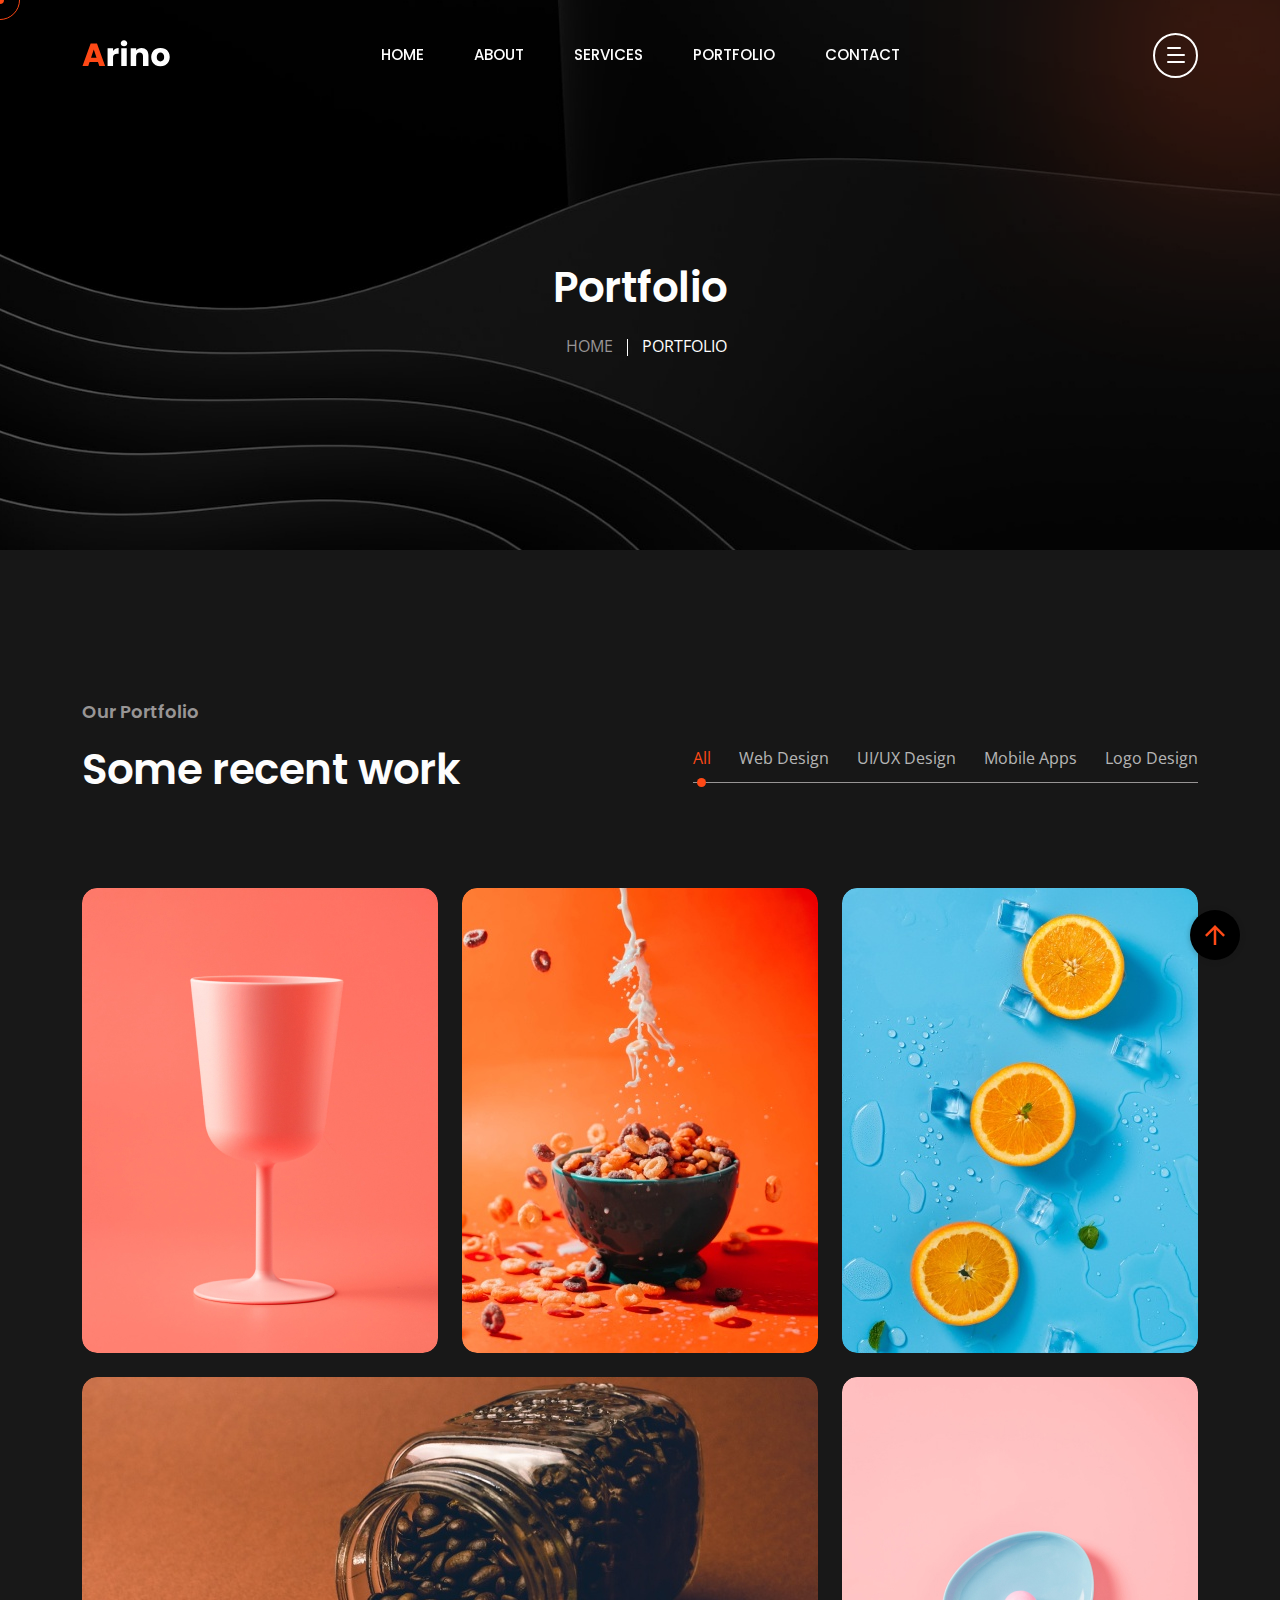
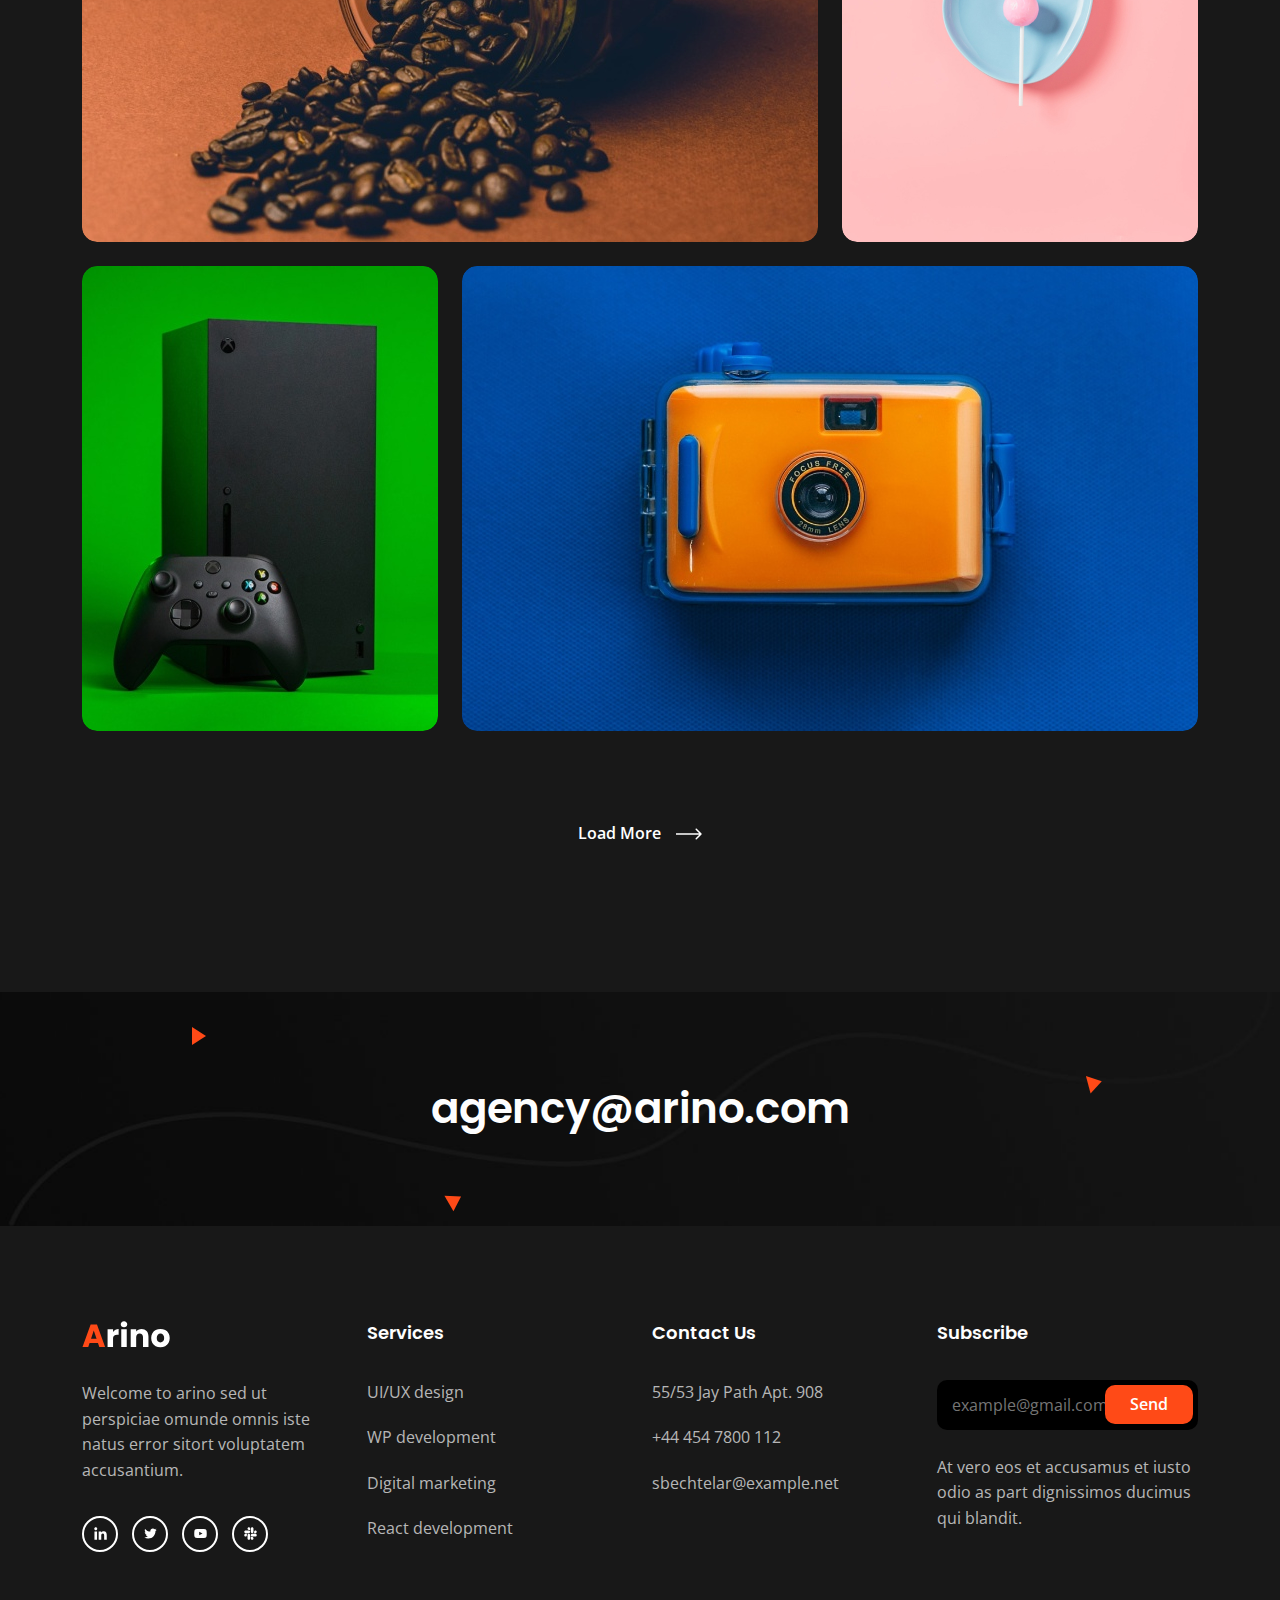
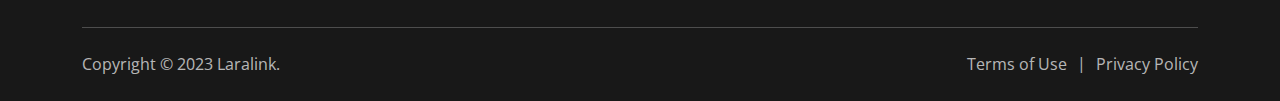
<file: portfolio.html>
<!DOCTYPE html>
<html class="no-js" lang="en">

<head>
  <!-- Meta Tags -->
  <meta charset="utf-8">
  <meta http-equiv="x-ua-compatible" content="ie=edge">
  <meta name="viewport" content="width=device-width, initial-scale=1">
  <meta name="author" content="Laralink">
  <!-- Favicon Icon -->
  <link rel="icon" href="assets/img/favicon.png">
  <!-- Site Title -->
  <title>Rooftop - Media Creative Agency</title>
  <link rel="stylesheet" href="assets/css/plugins/bootstrap.min.css">
  <link rel="stylesheet" href="assets/css/plugins/fontawesome.min.css">
  <link rel="stylesheet" href="assets/css/plugins/slick.css">
  <link rel="stylesheet" href="assets/css/plugins/lightgallery.min.css">
  <link rel="stylesheet" href="assets/css/plugins/animate.css">
  <link rel="stylesheet" href="assets/css/style.css">
</head>

<body>
  <div class="cs-preloader cs-center">
    <div class="cs-preloader_in"></div>
  </div>
  <!-- Start Header Section -->
  <header class="cs-site_header cs-style1 text-uppercase cs-sticky_header">
    <div class="cs-main_header">
      <div class="container">
        <div class="cs-main_header_in">
          <div class="cs-main_header_left">
            <a class="cs-site_branding" href="index.html">
              <img src="assets/img/logo.svg" alt="Logo">
            </a>
          </div>
          <div class="cs-main_header_center">
            <div class="cs-nav cs-primary_font cs-medium">
              <ul class="cs-nav_list">
                <li>
                  <a href="index.html">Home</a>
                </li>
                <li>
                  <a href="about.html">About</a>
                </li>
                <li >
                  <a href="service.html">Services</a>
                </li>
                <li >
                  <a href="portfolio.html">Portfolio</a>
                </li>
                <li>
                  <a href="contact.html">Contact</a>
                </li>
              </ul>
            </div>
          </div>
          <div class="cs-main_header_right">
            <div class="cs-toolbox">
              <span class="cs-icon_btn">
                <span class="cs-icon_btn_in">
                  <span></span>
                  <span></span>
                  <span></span>
                  <span></span>
                </span>
              </span>
            </div>
          </div>
        </div>
      </div>
    </div>
  </header>
  <div class="cs-side_header">
    <button class="cs-close"></button>
    <div class="cs-side_header_overlay"></div>
    <div class="cs-side_header_in">
      <div class="cs-side_header_shape"></div>
      <a class="cs-site_branding" href="index.html">
        <img src="assets/img/footer_logo.svg" alt="Logo">
      </a>
      <div class="cs-side_header_box">
        <h2 class="cs-side_header_heading">Do you have a project in your  <br> mind? Keep connect us.</h2>
      </div>
      <div class="cs-side_header_box">
        <h3 class="cs-side_header_title cs-primary_color">Contact Us</h3>
        <ul class="cs-contact_info cs-style1 cs-mp0">
          <li>
            <svg width="18" height="18" viewBox="0 0 18 18" fill="none" xmlns="http://www.w3.org/2000/svg">
              <path d="M17 12.5C15.75 12.5 14.55 12.3 13.43 11.93C13.08 11.82 12.69 11.9 12.41 12.17L10.21 14.37C7.38 12.93 5.06 10.62 3.62 7.79L5.82 5.58C6.1 5.31 6.18 4.92 6.07 4.57C5.7 3.45 5.5 2.25 5.5 1C5.5 0.45 5.05 0 4.5 0H1C0.45 0 0 0.45 0 1C0 10.39 7.61 18 17 18C17.55 18 18 17.55 18 17V13.5C18 12.95 17.55 12.5 17 12.5ZM9 0V10L12 7H18V0H9Z" fill="#FF4A17"/>
            </svg>
            <span>+44 454 7800 112</span>
          </li>
          <li>
            <svg width="20" height="18" viewBox="0 0 20 18" fill="none" xmlns="http://www.w3.org/2000/svg">
              <path d="M20 6.98V16C20 17.1 19.1 18 18 18H2C0.9 18 0 17.1 0 16V4C0 2.9 0.9 2 2 2H12.1C12.04 2.32 12 2.66 12 3C12 4.48 12.65 5.79 13.67 6.71L10 9L2 4V6L10 11L15.3 7.68C15.84 7.88 16.4 8 17 8C18.13 8 19.16 7.61 20 6.98ZM14 3C14 4.66 15.34 6 17 6C18.66 6 20 4.66 20 3C20 1.34 18.66 0 17 0C15.34 0 14 1.34 14 3Z" fill="#FF4A17"/>
            </svg>              
            <span>infotech@arino.com</span>
          </li>
          <li>
            <svg width="14" height="20" viewBox="0 0 14 20" fill="none" xmlns="http://www.w3.org/2000/svg">
              <path d="M7 0C3.13 0 0 3.13 0 7C0 12.25 7 20 7 20C7 20 14 12.25 14 7C14 3.13 10.87 0 7 0ZM7 9.5C5.62 9.5 4.5 8.38 4.5 7C4.5 5.62 5.62 4.5 7 4.5C8.38 4.5 9.5 5.62 9.5 7C9.5 8.38 8.38 9.5 7 9.5Z" fill="#FF4A17"/>
            </svg>              
            <span>50 Wall Street Suite, 44150 <br>Ohio, United States</span>
          </li>
        </ul>
      </div>
      <div class="cs-side_header_box">
        <h3 class="cs-side_header_title cs-primary_color">Subscribe</h3>
        <div class="cs-newsletter cs-style1">
          <form action="#" class="cs-newsletter_form">
            <input type="email" class="cs-newsletter_input" placeholder="example@gmail.com">
            <button class="cs-newsletter_btn"><span>Send</span></button>
          </form>
          <div class="cs-newsletter_text">At vero eos et accusamus et iusto odio as part dignissimos ducimus qui blandit.</div>
        </div>
      </div>
      <div class="cs-side_header_box">
        <div class="cs-social_btns cs-style1">
          <a href="#" class="cs-center">
            <svg width="15" height="15" viewBox="0 0 15 15" fill="none" xmlns="http://www.w3.org/2000/svg">
              <path d="M4.04799 13.7497H1.45647V5.4043H4.04799V13.7497ZM2.75084 4.2659C1.92215 4.2659 1.25 3.57952 1.25 2.75084C1.25 2.35279 1.40812 1.97105 1.68958 1.68958C1.97105 1.40812 2.35279 1.25 2.75084 1.25C3.14888 1.25 3.53063 1.40812 3.81209 1.68958C4.09355 1.97105 4.25167 2.35279 4.25167 2.75084C4.25167 3.57952 3.57924 4.2659 2.75084 4.2659ZM13.7472 13.7497H11.1613V9.68722C11.1613 8.71903 11.1417 7.4774 9.81389 7.4774C8.46652 7.4774 8.26004 8.5293 8.26004 9.61747V13.7497H5.67132V5.4043H8.15681V6.54269H8.19308C8.53906 5.887 9.38421 5.19503 10.6451 5.19503C13.2679 5.19503 13.75 6.92215 13.75 9.16546V13.7497H13.7472Z" fill="white"></path>
            </svg> 
          </a>
          <a href="#" class="cs-center">
            <svg width="13" height="11" viewBox="0 0 13 11" fill="none" xmlns="http://www.w3.org/2000/svg">
              <path d="M11.4651 2.95396C11.4731 3.065 11.4731 3.17606 11.4731 3.2871C11.4731 6.67383 8.89535 10.5761 4.18402 10.5761C2.73255 10.5761 1.38421 10.1557 0.25 9.42608C0.456226 9.44986 0.654494 9.4578 0.868655 9.4578C2.06629 9.4578 3.16879 9.0533 4.04918 8.36326C2.92291 8.33946 1.97906 7.60183 1.65386 6.5866C1.81251 6.61038 1.97112 6.62624 2.1377 6.62624C2.36771 6.62624 2.59774 6.59451 2.81188 6.53901C1.63802 6.30105 0.757595 5.26996 0.757595 4.02472V3.99301C1.09864 4.18336 1.49524 4.30233 1.91558 4.31818C1.22554 3.85814 0.773464 3.07294 0.773464 2.1846C0.773464 1.70872 0.900344 1.27249 1.12244 0.891774C2.38355 2.44635 4.27919 3.46156 6.40481 3.57262C6.36516 3.38226 6.34136 3.184 6.34136 2.9857C6.34136 1.57388 7.4835 0.423828 8.90323 0.423828C9.64086 0.423828 10.3071 0.733156 10.7751 1.23284C11.354 1.1218 11.9093 0.907643 12.401 0.614185C12.2106 1.20906 11.8061 1.70875 11.2748 2.02598C11.7903 1.97049 12.29 1.82769 12.75 1.62942C12.4011 2.13702 11.9648 2.5891 11.4651 2.95396V2.95396Z" fill="white"></path>
            </svg>                    
          </a>
          <a href="#" class="cs-center">
            <svg width="13" height="9" viewBox="0 0 13 9" fill="none" xmlns="http://www.w3.org/2000/svg">
              <path d="M12.4888 1.48066C12.345 0.939353 11.9215 0.513038 11.3837 0.368362C10.4089 0.105469 6.5 0.105469 6.5 0.105469C6.5 0.105469 2.59116 0.105469 1.61633 0.368362C1.07853 0.513061 0.65496 0.939353 0.5112 1.48066C0.25 2.4618 0.25 4.50887 0.25 4.50887C0.25 4.50887 0.25 6.55595 0.5112 7.53709C0.65496 8.0784 1.07853 8.48695 1.61633 8.63163C2.59116 8.89452 6.5 8.89452 6.5 8.89452C6.5 8.89452 10.4088 8.89452 11.3837 8.63163C11.9215 8.48695 12.345 8.0784 12.4888 7.53709C12.75 6.55595 12.75 4.50887 12.75 4.50887C12.75 4.50887 12.75 2.4618 12.4888 1.48066V1.48066ZM5.22158 6.36746V2.65029L8.48861 4.50892L5.22158 6.36746V6.36746Z" fill="white"></path>
            </svg>                    
          </a>
          <a href="#" class="cs-center">
            <svg width="13" height="13" viewBox="0 0 13 13" fill="none" xmlns="http://www.w3.org/2000/svg">
              <path d="M2.87612 8.149C2.87612 8.87165 2.28571 9.46205 1.56306 9.46205C0.840402 9.46205 0.25 8.87165 0.25 8.149C0.25 7.42634 0.840402 6.83594 1.56306 6.83594H2.87612V8.149ZM3.53795 8.149C3.53795 7.42634 4.12835 6.83594 4.851 6.83594C5.57366 6.83594 6.16406 7.42634 6.16406 8.149V11.4369C6.16406 12.1596 5.57366 12.75 4.851 12.75C4.12835 12.75 3.53795 12.1596 3.53795 11.4369V8.149ZM4.851 2.87612C4.12835 2.87612 3.53795 2.28571 3.53795 1.56306C3.53795 0.840402 4.12835 0.25 4.851 0.25C5.57366 0.25 6.16406 0.840402 6.16406 1.56306V2.87612H4.851V2.87612ZM4.851 3.53795C5.57366 3.53795 6.16406 4.12835 6.16406 4.851C6.16406 5.57366 5.57366 6.16406 4.851 6.16406H1.56306C0.840402 6.16406 0.25 5.57366 0.25 4.851C0.25 4.12835 0.840402 3.53795 1.56306 3.53795H4.851V3.53795ZM10.1239 4.851C10.1239 4.12835 10.7143 3.53795 11.4369 3.53795C12.1596 3.53795 12.75 4.12835 12.75 4.851C12.75 5.57366 12.1596 6.16406 11.4369 6.16406H10.1239V4.851V4.851ZM9.46205 4.851C9.46205 5.57366 8.87165 6.16406 8.149 6.16406C7.42634 6.16406 6.83594 5.57366 6.83594 4.851V1.56306C6.83594 0.840402 7.42634 0.25 8.149 0.25C8.87165 0.25 9.46205 0.840402 9.46205 1.56306V4.851V4.851ZM8.149 10.1239C8.87165 10.1239 9.46205 10.7143 9.46205 11.4369C9.46205 12.1596 8.87165 12.75 8.149 12.75C7.42634 12.75 6.83594 12.1596 6.83594 11.4369V10.1239H8.149ZM8.149 9.46205C7.42634 9.46205 6.83594 8.87165 6.83594 8.149C6.83594 7.42634 7.42634 6.83594 8.149 6.83594H11.4369C12.1596 6.83594 12.75 7.42634 12.75 8.149C12.75 8.87165 12.1596 9.46205 11.4369 9.46205H8.149Z" fill="white"></path>
            </svg>                    
          </a>
        </div>
      </div>
    </div>
  </div>
  <!-- End Header Section -->
  
  <!-- Start Hero -->
  <div class="cs-page_heading cs-style1 cs-center text-center cs-bg" data-src="assets/img/portfolio_hero_bg.jpeg">
    <div class="container">
      <div class="cs-page_heading_in">
        <h1 class="cs-page_title cs-font_50 cs-white_color">Portfolio</h1>
        <ol class="breadcrumb text-uppercase">
          <li class="breadcrumb-item"><a href="index.html">Home</a></li>
          <li class="breadcrumb-item active">Portfolio</li>
        </ol>
      </div>
    </div>
  </div>
  <!-- End Hero -->
  <div class="cs-height_150 cs-height_lg_80"></div>
  <!-- Start Portfolio -->
  <div class="container">
    <div class="cs-portfolio_1_heading">
      <div class="cs-section_heading cs-style1">
        <h3 class="cs-section_subtitle">Our Portfolio</h3>
        <h2 class="cs-section_title">Some recent work</h2>
      </div>
      <div class="cs-isotop_filter cs-style1">
        <ul class="cs-mp0 cs-center">
          <li class="active"><a href="#" data-filter="*">All</a></li>
          <li><a href="#" data-filter=".web_design">Web Design</a></li>
          <li><a href="#" data-filter=".ui_ux_design">UI/UX Design</a></li>
          <li><a href="#" data-filter=".mobile_apps">Mobile Apps</a></li>
          <li><a href="#" data-filter=".logo_design">Logo Design</a></li>
        </ul>
      </div>
    </div>
    <div class="cs-height_90 cs-height_lg_15"></div>
    <div class="cs-isotop cs-style1 cs-isotop_col_3 cs-has_gutter_24">
      <div class="cs-grid_sizer"></div>
      <div class="cs-isotop_item ui_ux_design">
        <a href="portfolio-details.html" class="cs-portfolio cs-style1 cs-type1">
          <div class="cs-portfolio_hover"></div>
          <div class="cs-portfolio_bg cs-bg" data-src="assets/img/portfolio_4.jpeg"></div>
          <div class="cs-portfolio_info">
            <div class="cs-portfolio_info_bg cs-accent_bg"></div>
            <h2 class="cs-portfolio_title">Colorful Art Work</h2>
            <div class="cs-portfolio_subtitle">See Details</div>
          </div>
        </a>
      </div><!-- .cs-isotop_item -->
      <div class="cs-isotop_item logo_design">
        <a href="portfolio-details.html" class="cs-portfolio cs-style1 cs-type1">
          <div class="cs-portfolio_hover"></div>
          <div class="cs-portfolio_bg cs-bg" data-src="assets/img/portfolio_5.jpeg"></div>
          <div class="cs-portfolio_info">
            <div class="cs-portfolio_info_bg cs-accent_bg"></div>
            <h2 class="cs-portfolio_title">Colorful Art Work</h2>
            <div class="cs-portfolio_subtitle">See Details</div>
          </div>
        </a>
      </div><!-- .cs-isotop_item -->
      <div class="cs-isotop_item web_design">
        <a href="portfolio-details.html" class="cs-portfolio cs-style1 cs-type1">
          <div class="cs-portfolio_hover"></div>
          <div class="cs-portfolio_bg cs-bg" data-src="assets/img/portfolio_6.jpeg"></div>
          <div class="cs-portfolio_info">
            <div class="cs-portfolio_info_bg cs-accent_bg"></div>
            <h2 class="cs-portfolio_title">Colorful Art Work</h2>
            <div class="cs-portfolio_subtitle">See Details</div>
          </div>
        </a>
      </div><!-- .cs-isotop_item -->
      <div class="cs-isotop_item cs-w66 mobile_apps">
        <a href="portfolio-details.html" class="cs-portfolio cs-style1 cs-type1">
          <div class="cs-portfolio_hover"></div>
          <div class="cs-portfolio_bg cs-bg" data-src="assets/img/portfolio_7.jpeg"></div>
          <div class="cs-portfolio_info">
            <div class="cs-portfolio_info_bg cs-accent_bg"></div>
            <h2 class="cs-portfolio_title">Colorful Art Work</h2>
            <div class="cs-portfolio_subtitle">See Details</div>
          </div>
        </a>
      </div><!-- .cs-isotop_item -->
      <div class="cs-isotop_item ui_ux_design">
        <a href="portfolio-details.html" class="cs-portfolio cs-style1 cs-type1">
          <div class="cs-portfolio_hover"></div>
          <div class="cs-portfolio_bg cs-bg" data-src="assets/img/portfolio_8.jpeg"></div>
          <div class="cs-portfolio_info">
            <div class="cs-portfolio_info_bg cs-accent_bg"></div>
            <h2 class="cs-portfolio_title">Colorful Art Work</h2>
            <div class="cs-portfolio_subtitle">See Details</div>
          </div>
        </a>
      </div><!-- .cs-isotop_item -->
      <div class="cs-isotop_item web_design">
        <a href="portfolio-details.html" class="cs-portfolio cs-style1 cs-type1">
          <div class="cs-portfolio_hover"></div>
          <div class="cs-portfolio_bg cs-bg" data-src="assets/img/portfolio_9.jpeg"></div>
          <div class="cs-portfolio_info">
            <div class="cs-portfolio_info_bg cs-accent_bg"></div>
            <h2 class="cs-portfolio_title">Colorful Art Work</h2>
            <div class="cs-portfolio_subtitle">See Details</div>
          </div>
        </a>
      </div><!-- .cs-isotop_item -->
      <div class="cs-isotop_item cs-w66 logo_design">
        <a href="portfolio-details.html" class="cs-portfolio cs-style1 cs-type1">
          <div class="cs-portfolio_hover"></div>
          <div class="cs-portfolio_bg cs-bg" data-src="assets/img/portfolio_10.jpeg"></div>
          <div class="cs-portfolio_info">
            <div class="cs-portfolio_info_bg cs-accent_bg"></div>
            <h2 class="cs-portfolio_title">Colorful Art Work</h2>
            <div class="cs-portfolio_subtitle">See Details</div>
          </div>
        </a>
      </div><!-- .cs-isotop_item -->
    </div>
    <div class="cs-height_90 cs-height_lg_40"></div>
    <div class="text-center">
      <a href="#" class="cs-text_btn">
        <span>Load More</span>
        <svg width="26" height="12" viewBox="0 0 26 12" fill="none" xmlns="http://www.w3.org/2000/svg">
          <path d="M25.5303 6.53033C25.8232 6.23744 25.8232 5.76256 25.5303 5.46967L20.7574 0.696699C20.4645 0.403806 19.9896 0.403806 19.6967 0.696699C19.4038 0.989593 19.4038 1.46447 19.6967 1.75736L23.9393 6L19.6967 10.2426C19.4038 10.5355 19.4038 11.0104 19.6967 11.3033C19.9896 11.5962 20.4645 11.5962 20.7574 11.3033L25.5303 6.53033ZM0 6.75H25V5.25H0V6.75Z" fill="currentColor"></path>
        </svg>                
      </a>
    </div>
  </div>
  <!-- End Portfolio -->
  <div class="cs-height_145 cs-height_lg_80"></div>
  <!-- Start CTA -->
  <section>
    <div class="cs-cta cs-style1 cs-bg text-center cs-shape_wrap_1 cs-position_1 rounded-0" data-src="assets/img/cta_bg_2.jpeg" >
      <div class="cs-shape_1"></div>
      <div class="cs-shape_1"></div>
      <div class="cs-shape_1"></div>
      <div class="cs-cta_in">
        <h2 class="cs-cta_title cs-semi_bold cs-m0">agency@arino.com</h2>
      </div>
    </div>
  </section>
  <!-- End CTA -->
  <!-- Start Footer -->
  <footer class="cs-fooer">
    <div class="cs-fooer_main">
      <div class="container">
        <div class="row">
          <div class="col-lg-3 col-sm-6">
            <div class="cs-footer_item">
              <div class="cs-text_widget">
                <img src="assets/img/footer_logo.svg" alt="Thumb">
                <p>Welcome to arino sed ut perspiciae omunde omnis iste natus error sitort voluptatem accusantium.</p>
              </div>
              <div class="cs-social_btns cs-style1">
                <a href="#" class="cs-center">
                  <svg width="15" height="15" viewBox="0 0 15 15" fill="none" xmlns="http://www.w3.org/2000/svg">
                    <path d="M4.04799 13.7497H1.45647V5.4043H4.04799V13.7497ZM2.75084 4.2659C1.92215 4.2659 1.25 3.57952 1.25 2.75084C1.25 2.35279 1.40812 1.97105 1.68958 1.68958C1.97105 1.40812 2.35279 1.25 2.75084 1.25C3.14888 1.25 3.53063 1.40812 3.81209 1.68958C4.09355 1.97105 4.25167 2.35279 4.25167 2.75084C4.25167 3.57952 3.57924 4.2659 2.75084 4.2659ZM13.7472 13.7497H11.1613V9.68722C11.1613 8.71903 11.1417 7.4774 9.81389 7.4774C8.46652 7.4774 8.26004 8.5293 8.26004 9.61747V13.7497H5.67132V5.4043H8.15681V6.54269H8.19308C8.53906 5.887 9.38421 5.19503 10.6451 5.19503C13.2679 5.19503 13.75 6.92215 13.75 9.16546V13.7497H13.7472Z" fill="white"/>
                  </svg> 
                </a>
                <a href="#" class="cs-center">
                  <svg width="13" height="11" viewBox="0 0 13 11" fill="none" xmlns="http://www.w3.org/2000/svg">
                    <path d="M11.4651 2.95396C11.4731 3.065 11.4731 3.17606 11.4731 3.2871C11.4731 6.67383 8.89535 10.5761 4.18402 10.5761C2.73255 10.5761 1.38421 10.1557 0.25 9.42608C0.456226 9.44986 0.654494 9.4578 0.868655 9.4578C2.06629 9.4578 3.16879 9.0533 4.04918 8.36326C2.92291 8.33946 1.97906 7.60183 1.65386 6.5866C1.81251 6.61038 1.97112 6.62624 2.1377 6.62624C2.36771 6.62624 2.59774 6.59451 2.81188 6.53901C1.63802 6.30105 0.757595 5.26996 0.757595 4.02472V3.99301C1.09864 4.18336 1.49524 4.30233 1.91558 4.31818C1.22554 3.85814 0.773464 3.07294 0.773464 2.1846C0.773464 1.70872 0.900344 1.27249 1.12244 0.891774C2.38355 2.44635 4.27919 3.46156 6.40481 3.57262C6.36516 3.38226 6.34136 3.184 6.34136 2.9857C6.34136 1.57388 7.4835 0.423828 8.90323 0.423828C9.64086 0.423828 10.3071 0.733156 10.7751 1.23284C11.354 1.1218 11.9093 0.907643 12.401 0.614185C12.2106 1.20906 11.8061 1.70875 11.2748 2.02598C11.7903 1.97049 12.29 1.82769 12.75 1.62942C12.4011 2.13702 11.9648 2.5891 11.4651 2.95396V2.95396Z" fill="white"/>
                  </svg>                    
                </a>
                <a href="#" class="cs-center">
                  <svg width="13" height="9" viewBox="0 0 13 9" fill="none" xmlns="http://www.w3.org/2000/svg">
                    <path d="M12.4888 1.48066C12.345 0.939353 11.9215 0.513038 11.3837 0.368362C10.4089 0.105469 6.5 0.105469 6.5 0.105469C6.5 0.105469 2.59116 0.105469 1.61633 0.368362C1.07853 0.513061 0.65496 0.939353 0.5112 1.48066C0.25 2.4618 0.25 4.50887 0.25 4.50887C0.25 4.50887 0.25 6.55595 0.5112 7.53709C0.65496 8.0784 1.07853 8.48695 1.61633 8.63163C2.59116 8.89452 6.5 8.89452 6.5 8.89452C6.5 8.89452 10.4088 8.89452 11.3837 8.63163C11.9215 8.48695 12.345 8.0784 12.4888 7.53709C12.75 6.55595 12.75 4.50887 12.75 4.50887C12.75 4.50887 12.75 2.4618 12.4888 1.48066V1.48066ZM5.22158 6.36746V2.65029L8.48861 4.50892L5.22158 6.36746V6.36746Z" fill="white"/>
                  </svg>                    
                </a>
                <a href="#" class="cs-center">
                  <svg width="13" height="13" viewBox="0 0 13 13" fill="none" xmlns="http://www.w3.org/2000/svg">
                    <path d="M2.87612 8.149C2.87612 8.87165 2.28571 9.46205 1.56306 9.46205C0.840402 9.46205 0.25 8.87165 0.25 8.149C0.25 7.42634 0.840402 6.83594 1.56306 6.83594H2.87612V8.149ZM3.53795 8.149C3.53795 7.42634 4.12835 6.83594 4.851 6.83594C5.57366 6.83594 6.16406 7.42634 6.16406 8.149V11.4369C6.16406 12.1596 5.57366 12.75 4.851 12.75C4.12835 12.75 3.53795 12.1596 3.53795 11.4369V8.149ZM4.851 2.87612C4.12835 2.87612 3.53795 2.28571 3.53795 1.56306C3.53795 0.840402 4.12835 0.25 4.851 0.25C5.57366 0.25 6.16406 0.840402 6.16406 1.56306V2.87612H4.851V2.87612ZM4.851 3.53795C5.57366 3.53795 6.16406 4.12835 6.16406 4.851C6.16406 5.57366 5.57366 6.16406 4.851 6.16406H1.56306C0.840402 6.16406 0.25 5.57366 0.25 4.851C0.25 4.12835 0.840402 3.53795 1.56306 3.53795H4.851V3.53795ZM10.1239 4.851C10.1239 4.12835 10.7143 3.53795 11.4369 3.53795C12.1596 3.53795 12.75 4.12835 12.75 4.851C12.75 5.57366 12.1596 6.16406 11.4369 6.16406H10.1239V4.851V4.851ZM9.46205 4.851C9.46205 5.57366 8.87165 6.16406 8.149 6.16406C7.42634 6.16406 6.83594 5.57366 6.83594 4.851V1.56306C6.83594 0.840402 7.42634 0.25 8.149 0.25C8.87165 0.25 9.46205 0.840402 9.46205 1.56306V4.851V4.851ZM8.149 10.1239C8.87165 10.1239 9.46205 10.7143 9.46205 11.4369C9.46205 12.1596 8.87165 12.75 8.149 12.75C7.42634 12.75 6.83594 12.1596 6.83594 11.4369V10.1239H8.149ZM8.149 9.46205C7.42634 9.46205 6.83594 8.87165 6.83594 8.149C6.83594 7.42634 7.42634 6.83594 8.149 6.83594H11.4369C12.1596 6.83594 12.75 7.42634 12.75 8.149C12.75 8.87165 12.1596 9.46205 11.4369 9.46205H8.149Z" fill="white"/>
                  </svg>                    
                </a>
              </div>
            </div>
          </div>
          <div class="col-lg-3 col-sm-6">
            <div class="cs-footer_item">
              <h2 class="cs-widget_title">Services</h2>
              <ul class="cs-menu_widget cs-mp0">
                <li><a href="service-details.html">UI/UX design</a></li>
                <li><a href="service-details.html">WP development</a></li>
                <li><a href="service-details.html">Digital marketing</a></li>
                <li><a href="service-details.html">React development</a></li>
              </ul>
            </div>
          </div>
          <div class="col-lg-3 col-sm-6">
            <div class="cs-footer_item">
              <h2 class="cs-widget_title">Contact Us</h2>
              <ul class="cs-menu_widget cs-mp0">
                <li>55/53 Jay Path Apt. 908</li>
                <li>+44 454 7800 112</li>
                <li>sbechtelar@example.net</li>
              </ul>
            </div>
          </div>
          <div class="col-lg-3 col-sm-6">
            <div class="cs-footer_item">
              <h2 class="cs-widget_title">Subscribe</h2>
              <div class="cs-newsletter cs-style1">
                <form action="#" class="cs-newsletter_form">
                  <input type="email" class="cs-newsletter_input" placeholder="example@gmail.com">
                  <button class="cs-newsletter_btn"><span>Send</span></button>
                </form>
                <div class="cs-newsletter_text">At vero eos et accusamus et iusto odio as part dignissimos ducimus qui blandit.</div>
              </div>
            </div>
          </div>
        </div>
      </div>
    </div>
    <div class="container">
      <div class="cs-bottom_footer">
        <div class="cs-bottom_footer_left">
          <div class="cs-copyright">Copyright © 2023 Laralink.</div>
        </div>
        <div class="cs-bottom_footer_right">
          <ul class="cs-footer_links cs-mp0">
            <li><a href="">Terms of Use</a></li>
            <li><a href="">Privacy Policy</a></li>
          </ul>
        </div>
      </div>
    </div>
  </footer>
  <!-- End Footer -->

  <span class="cs-scrollup">
    <svg width="20" height="20" viewBox="0 0 20 20" fill="none" xmlns="http://www.w3.org/2000/svg">
      <path d="M0 10L1.7625 11.7625L8.75 4.7875V20H11.25V4.7875L18.225 11.775L20 10L10 0L0 10Z" fill="currentColor"/>
    </svg>      
  </span>
  
  <!-- Start Video Popup -->
  <div class="cs-video_popup">
    <div class="cs-video_popup_overlay"></div>
    <div class="cs-video_popup_content">
      <div class="cs-video_popup_layer"></div>
      <div class="cs-video_popup_container">
        <div class="cs-video_popup_align">
          <div class="embed-responsive embed-responsive-16by9">
            <iframe class="embed-responsive-item" src="about:blank"></iframe>
          </div>
        </div>
        <div class="cs-video_popup_close"></div>
      </div>
    </div>
  </div>
  <!-- End Video Popup -->

  <!-- Script -->
  <script src="assets/js/plugins/jquery-3.6.0.min.js"></script>
  <script src="assets/js/plugins/isotope.pkg.min.js"></script>
  <script src="assets/js/plugins/jquery.slick.min.js"></script>
  <script src="assets/js/plugins/jquery.counter.min.js"></script>
  <script src="assets/js/plugins/lightgallery.min.js"></script>
  <script src="assets/js/plugins/wow.min.js"></script>
  <script src="assets/js/plugins/gsap.min.js"></script>
  <script src="assets/js/main.js"></script>
</body>
</html>
</file>
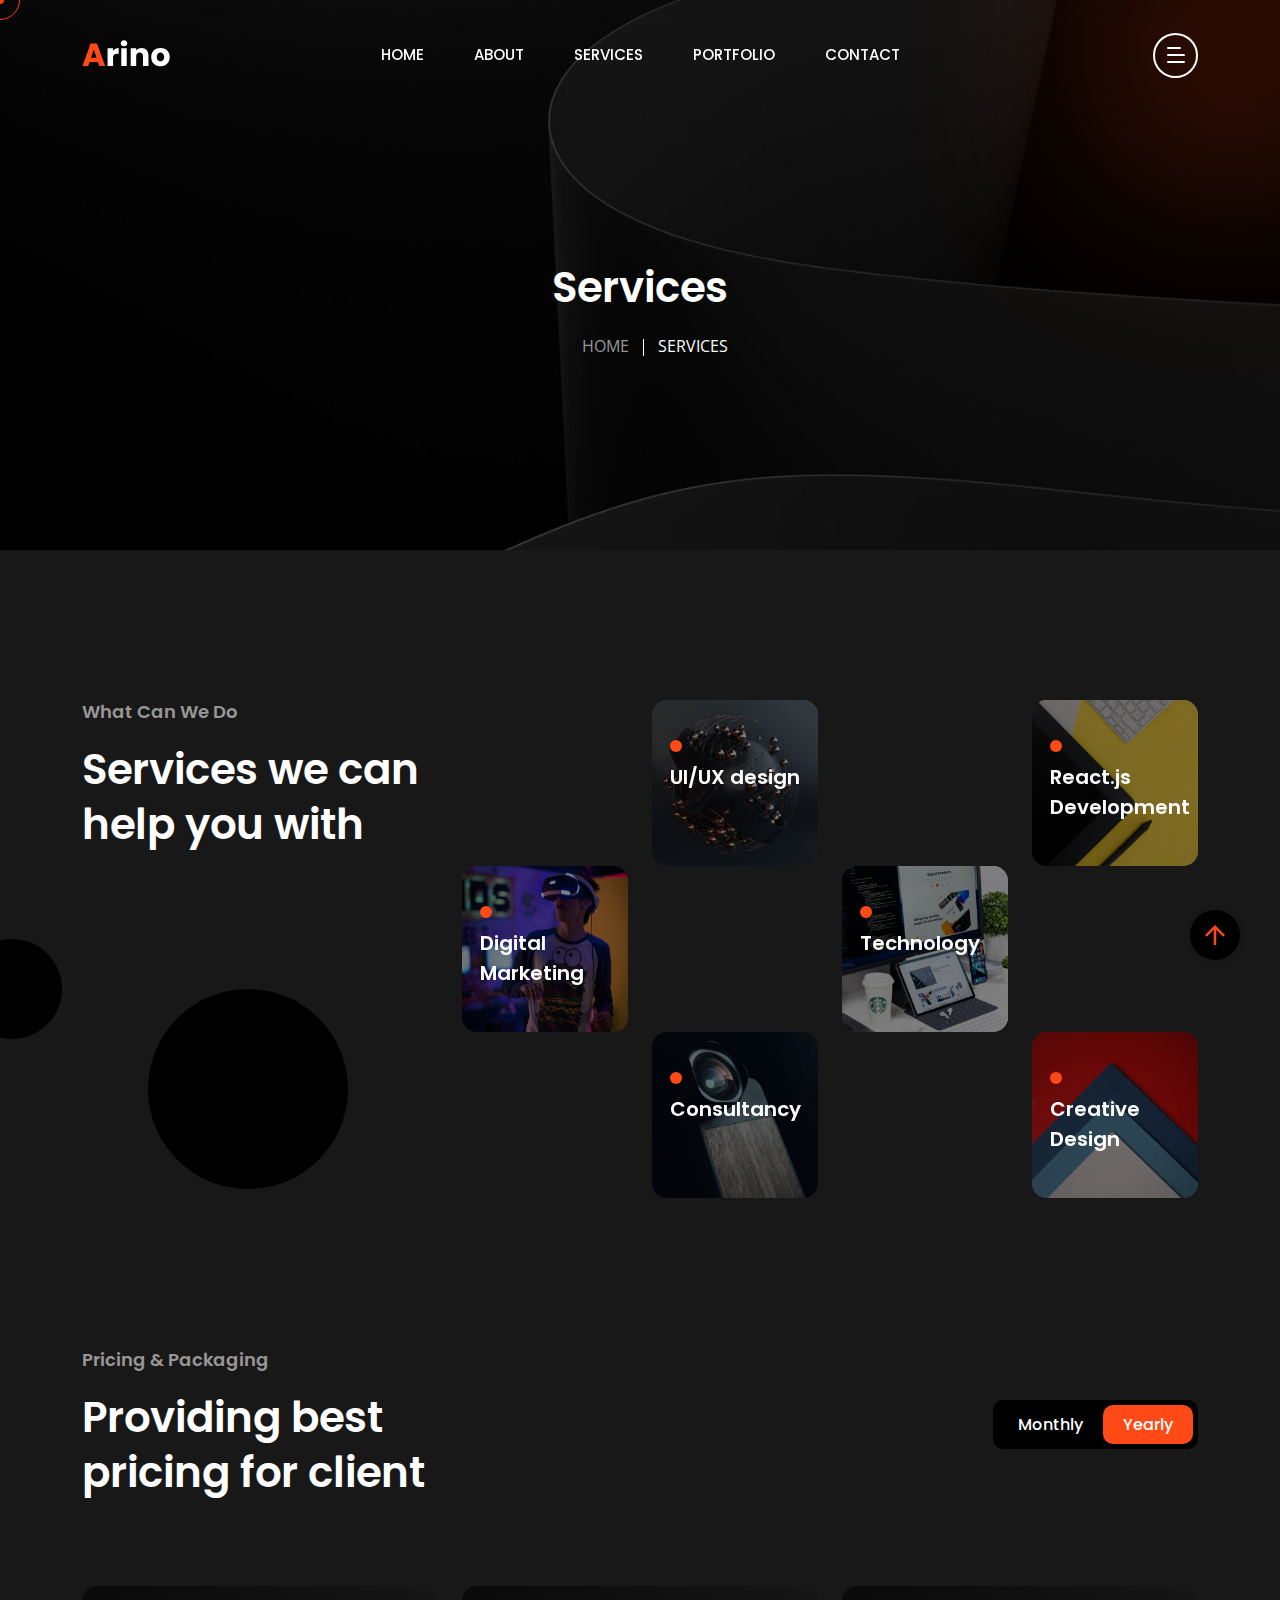
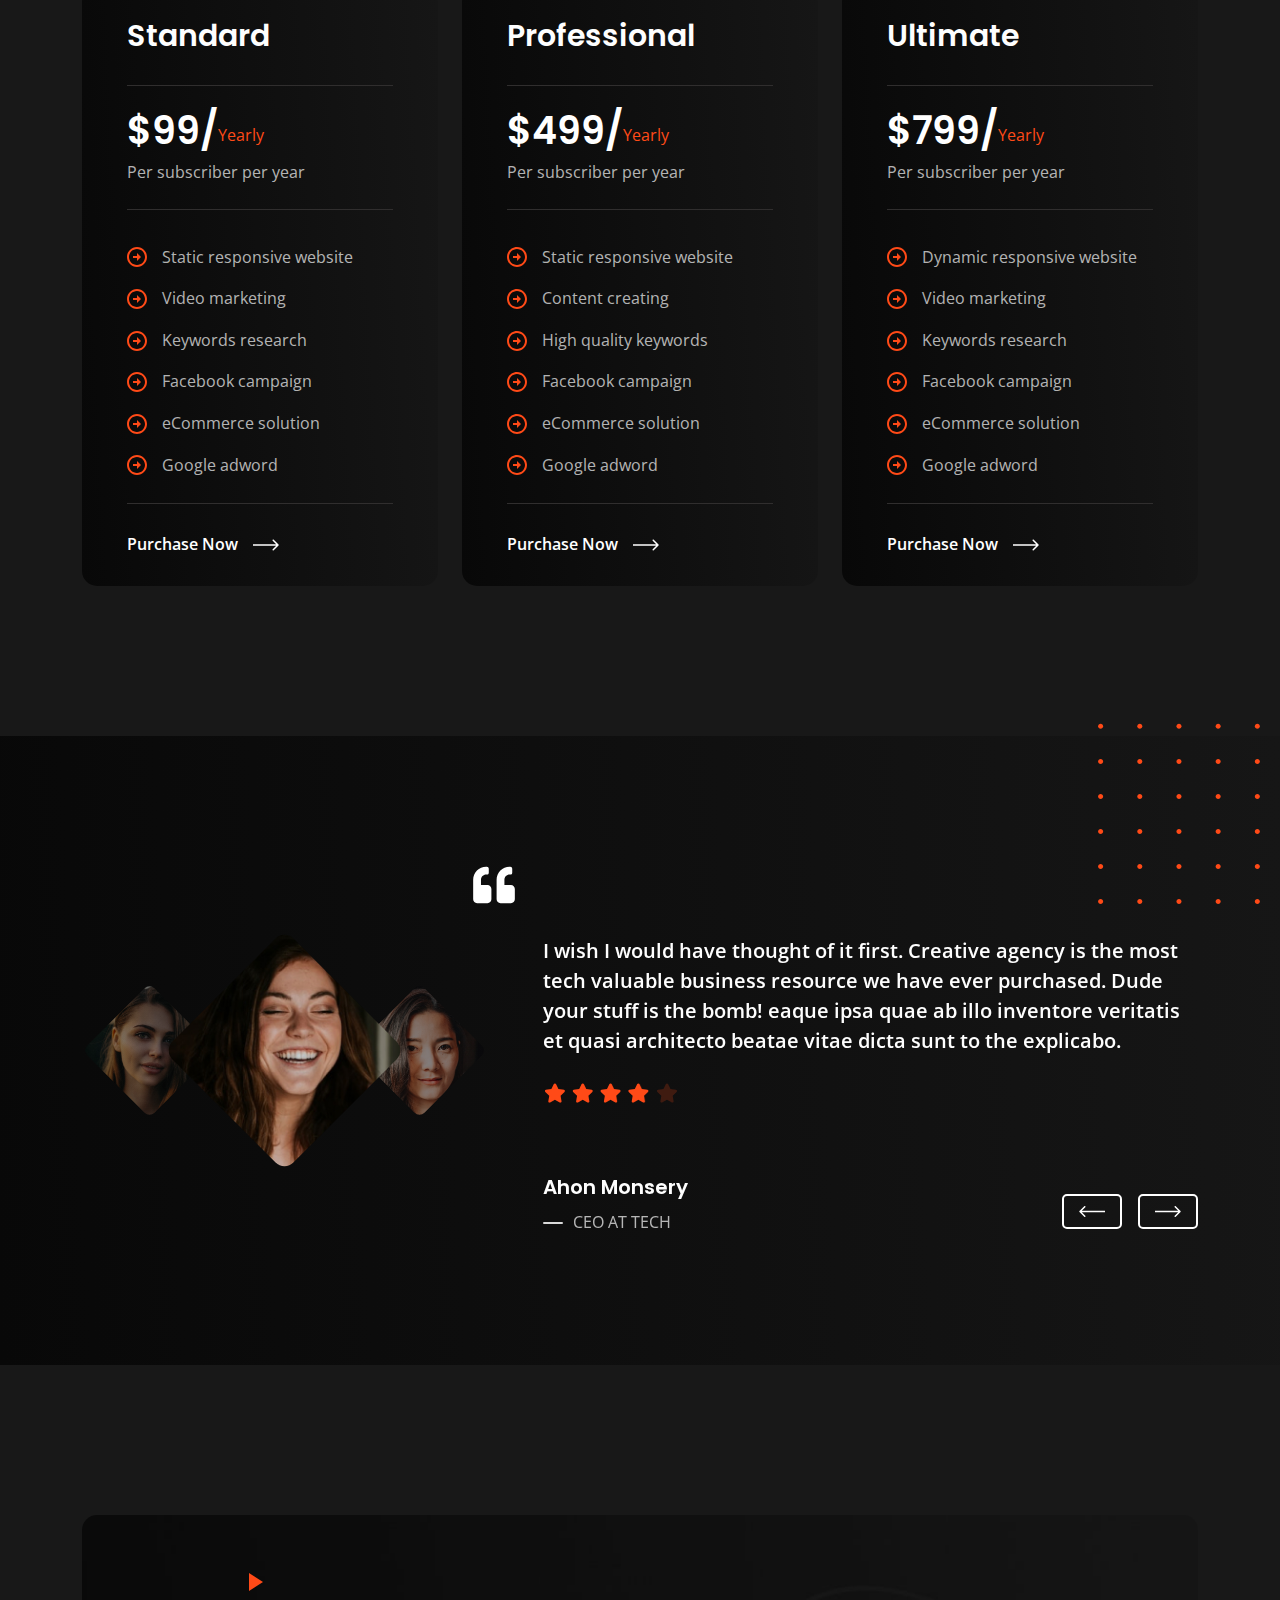
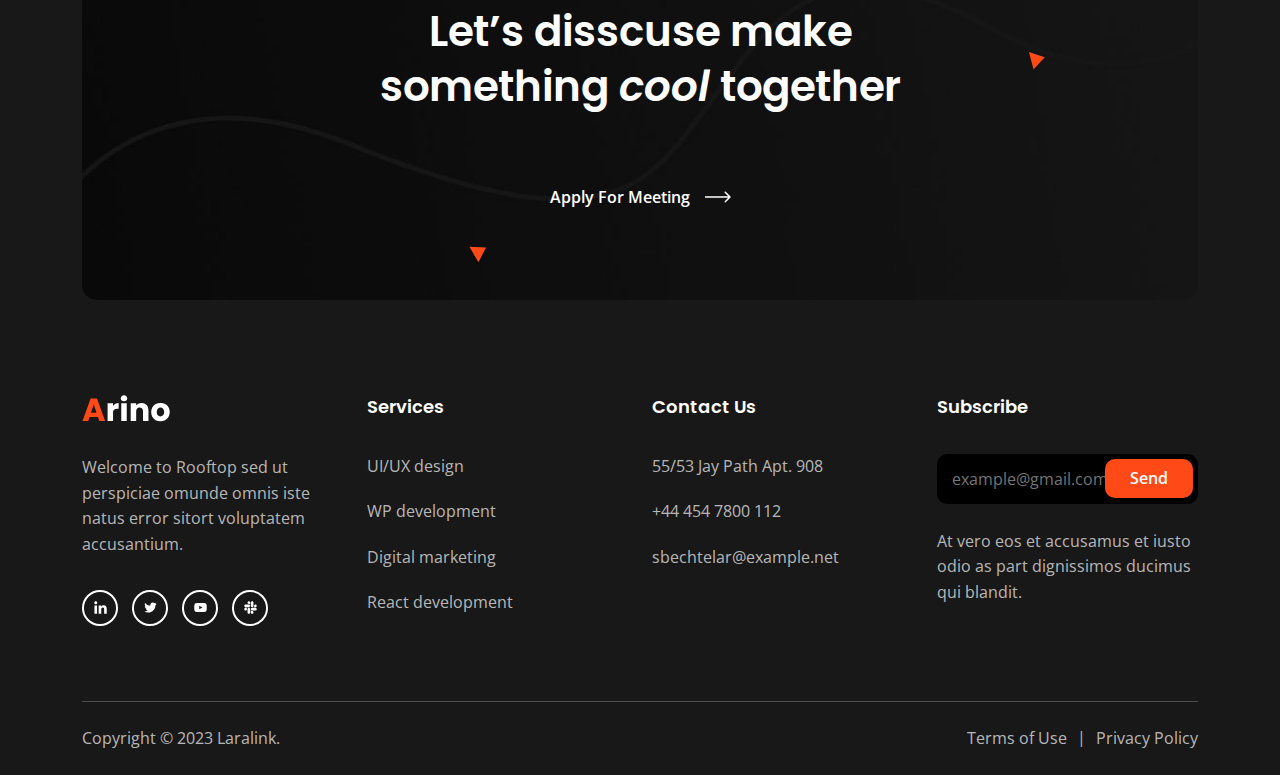
<file: service.html>
<!DOCTYPE html>
<html class="no-js" lang="en">

<head>
  <!-- Meta Tags -->
  <meta charset="utf-8">
  <meta http-equiv="x-ua-compatible" content="ie=edge">
  <meta name="viewport" content="width=device-width, initial-scale=1">
  <meta name="author" content="Laralink">
  <!-- Favicon Icon -->
  <link rel="icon" href="assets/img/favicon.png">
  <!-- Site Title -->
  <title>Rooftop - Media Creative Agency</title>
  <link rel="stylesheet" href="assets/css/plugins/bootstrap.min.css">
  <link rel="stylesheet" href="assets/css/plugins/fontawesome.min.css">
  <link rel="stylesheet" href="assets/css/plugins/slick.css">
  <link rel="stylesheet" href="assets/css/plugins/lightgallery.min.css">
  <link rel="stylesheet" href="assets/css/plugins/animate.css">
  <link rel="stylesheet" href="assets/css/style.css">
</head>

<body>
  <div class="cs-preloader cs-center">
    <div class="cs-preloader_in"></div>
  </div>
  <!-- Start Header Section -->
  <header class="cs-site_header cs-style1 text-uppercase cs-sticky_header">
    <div class="cs-main_header">
      <div class="container">
        <div class="cs-main_header_in">
          <div class="cs-main_header_left">
            <a class="cs-site_branding" href="index.html">
              <img src="assets/img/logo.svg" alt="Logo">
            </a>
          </div>
          <div class="cs-main_header_center">
            <div class="cs-nav cs-primary_font cs-medium">
              <ul class="cs-nav_list">
                <li>
                  <a href="index.html">Home</a>
                </li>
                <li>
                  <a href="about.html">About</a>
                </li>
                <li >
                  <a href="service.html">Services</a>
                </li>
                <li >
                  <a href="portfolio.html">Portfolio</a>
                </li>
                <li>
                  <a href="contact.html">Contact</a>
                </li>
              </ul>
            </div>
          </div>
          <div class="cs-main_header_right">
            <div class="cs-toolbox">
              <span class="cs-icon_btn">
                <span class="cs-icon_btn_in">
                  <span></span>
                  <span></span>
                  <span></span>
                  <span></span>
                </span>
              </span>
            </div>
          </div>
        </div>
      </div>
    </div>
  </header>
  <div class="cs-side_header">
    <button class="cs-close"></button>
    <div class="cs-side_header_overlay"></div>
    <div class="cs-side_header_in">
      <div class="cs-side_header_shape"></div>
      <a class="cs-site_branding" href="index.html">
        <img src="assets/img/footer_logo.svg" alt="Logo">
      </a>
      <div class="cs-side_header_box">
        <h2 class="cs-side_header_heading">Do you have a project in your  <br> mind? Keep connect us.</h2>
      </div>
      <div class="cs-side_header_box">
        <h3 class="cs-side_header_title cs-primary_color">Contact Us</h3>
        <ul class="cs-contact_info cs-style1 cs-mp0">
          <li>
            <svg width="18" height="18" viewBox="0 0 18 18" fill="none" xmlns="http://www.w3.org/2000/svg">
              <path d="M17 12.5C15.75 12.5 14.55 12.3 13.43 11.93C13.08 11.82 12.69 11.9 12.41 12.17L10.21 14.37C7.38 12.93 5.06 10.62 3.62 7.79L5.82 5.58C6.1 5.31 6.18 4.92 6.07 4.57C5.7 3.45 5.5 2.25 5.5 1C5.5 0.45 5.05 0 4.5 0H1C0.45 0 0 0.45 0 1C0 10.39 7.61 18 17 18C17.55 18 18 17.55 18 17V13.5C18 12.95 17.55 12.5 17 12.5ZM9 0V10L12 7H18V0H9Z" fill="#FF4A17"/>
            </svg>
            <span>+44 454 7800 112</span>
          </li>
          <li>
            <svg width="20" height="18" viewBox="0 0 20 18" fill="none" xmlns="http://www.w3.org/2000/svg">
              <path d="M20 6.98V16C20 17.1 19.1 18 18 18H2C0.9 18 0 17.1 0 16V4C0 2.9 0.9 2 2 2H12.1C12.04 2.32 12 2.66 12 3C12 4.48 12.65 5.79 13.67 6.71L10 9L2 4V6L10 11L15.3 7.68C15.84 7.88 16.4 8 17 8C18.13 8 19.16 7.61 20 6.98ZM14 3C14 4.66 15.34 6 17 6C18.66 6 20 4.66 20 3C20 1.34 18.66 0 17 0C15.34 0 14 1.34 14 3Z" fill="#FF4A17"/>
            </svg>              
            <span>infotech@Rooftop.com</span>
          </li>
          <li>
            <svg width="14" height="20" viewBox="0 0 14 20" fill="none" xmlns="http://www.w3.org/2000/svg">
              <path d="M7 0C3.13 0 0 3.13 0 7C0 12.25 7 20 7 20C7 20 14 12.25 14 7C14 3.13 10.87 0 7 0ZM7 9.5C5.62 9.5 4.5 8.38 4.5 7C4.5 5.62 5.62 4.5 7 4.5C8.38 4.5 9.5 5.62 9.5 7C9.5 8.38 8.38 9.5 7 9.5Z" fill="#FF4A17"/>
            </svg>              
            <span>50 Wall Street Suite, 44150 <br>Ohio, United States</span>
          </li>
        </ul>
      </div>
      <div class="cs-side_header_box">
        <h3 class="cs-side_header_title cs-primary_color">Subscribe</h3>
        <div class="cs-newsletter cs-style1">
          <form action="#" class="cs-newsletter_form">
            <input type="email" class="cs-newsletter_input" placeholder="example@gmail.com">
            <button class="cs-newsletter_btn"><span>Send</span></button>
          </form>
          <div class="cs-newsletter_text">At vero eos et accusamus et iusto odio as part dignissimos ducimus qui blandit.</div>
        </div>
      </div>
      <div class="cs-side_header_box">
        <div class="cs-social_btns cs-style1">
          <a href="#" class="cs-center">
            <svg width="15" height="15" viewBox="0 0 15 15" fill="none" xmlns="http://www.w3.org/2000/svg">
              <path d="M4.04799 13.7497H1.45647V5.4043H4.04799V13.7497ZM2.75084 4.2659C1.92215 4.2659 1.25 3.57952 1.25 2.75084C1.25 2.35279 1.40812 1.97105 1.68958 1.68958C1.97105 1.40812 2.35279 1.25 2.75084 1.25C3.14888 1.25 3.53063 1.40812 3.81209 1.68958C4.09355 1.97105 4.25167 2.35279 4.25167 2.75084C4.25167 3.57952 3.57924 4.2659 2.75084 4.2659ZM13.7472 13.7497H11.1613V9.68722C11.1613 8.71903 11.1417 7.4774 9.81389 7.4774C8.46652 7.4774 8.26004 8.5293 8.26004 9.61747V13.7497H5.67132V5.4043H8.15681V6.54269H8.19308C8.53906 5.887 9.38421 5.19503 10.6451 5.19503C13.2679 5.19503 13.75 6.92215 13.75 9.16546V13.7497H13.7472Z" fill="white"></path>
            </svg> 
          </a>
          <a href="#" class="cs-center">
            <svg width="13" height="11" viewBox="0 0 13 11" fill="none" xmlns="http://www.w3.org/2000/svg">
              <path d="M11.4651 2.95396C11.4731 3.065 11.4731 3.17606 11.4731 3.2871C11.4731 6.67383 8.89535 10.5761 4.18402 10.5761C2.73255 10.5761 1.38421 10.1557 0.25 9.42608C0.456226 9.44986 0.654494 9.4578 0.868655 9.4578C2.06629 9.4578 3.16879 9.0533 4.04918 8.36326C2.92291 8.33946 1.97906 7.60183 1.65386 6.5866C1.81251 6.61038 1.97112 6.62624 2.1377 6.62624C2.36771 6.62624 2.59774 6.59451 2.81188 6.53901C1.63802 6.30105 0.757595 5.26996 0.757595 4.02472V3.99301C1.09864 4.18336 1.49524 4.30233 1.91558 4.31818C1.22554 3.85814 0.773464 3.07294 0.773464 2.1846C0.773464 1.70872 0.900344 1.27249 1.12244 0.891774C2.38355 2.44635 4.27919 3.46156 6.40481 3.57262C6.36516 3.38226 6.34136 3.184 6.34136 2.9857C6.34136 1.57388 7.4835 0.423828 8.90323 0.423828C9.64086 0.423828 10.3071 0.733156 10.7751 1.23284C11.354 1.1218 11.9093 0.907643 12.401 0.614185C12.2106 1.20906 11.8061 1.70875 11.2748 2.02598C11.7903 1.97049 12.29 1.82769 12.75 1.62942C12.4011 2.13702 11.9648 2.5891 11.4651 2.95396V2.95396Z" fill="white"></path>
            </svg>                    
          </a>
          <a href="#" class="cs-center">
            <svg width="13" height="9" viewBox="0 0 13 9" fill="none" xmlns="http://www.w3.org/2000/svg">
              <path d="M12.4888 1.48066C12.345 0.939353 11.9215 0.513038 11.3837 0.368362C10.4089 0.105469 6.5 0.105469 6.5 0.105469C6.5 0.105469 2.59116 0.105469 1.61633 0.368362C1.07853 0.513061 0.65496 0.939353 0.5112 1.48066C0.25 2.4618 0.25 4.50887 0.25 4.50887C0.25 4.50887 0.25 6.55595 0.5112 7.53709C0.65496 8.0784 1.07853 8.48695 1.61633 8.63163C2.59116 8.89452 6.5 8.89452 6.5 8.89452C6.5 8.89452 10.4088 8.89452 11.3837 8.63163C11.9215 8.48695 12.345 8.0784 12.4888 7.53709C12.75 6.55595 12.75 4.50887 12.75 4.50887C12.75 4.50887 12.75 2.4618 12.4888 1.48066V1.48066ZM5.22158 6.36746V2.65029L8.48861 4.50892L5.22158 6.36746V6.36746Z" fill="white"></path>
            </svg>                    
          </a>
          <a href="#" class="cs-center">
            <svg width="13" height="13" viewBox="0 0 13 13" fill="none" xmlns="http://www.w3.org/2000/svg">
              <path d="M2.87612 8.149C2.87612 8.87165 2.28571 9.46205 1.56306 9.46205C0.840402 9.46205 0.25 8.87165 0.25 8.149C0.25 7.42634 0.840402 6.83594 1.56306 6.83594H2.87612V8.149ZM3.53795 8.149C3.53795 7.42634 4.12835 6.83594 4.851 6.83594C5.57366 6.83594 6.16406 7.42634 6.16406 8.149V11.4369C6.16406 12.1596 5.57366 12.75 4.851 12.75C4.12835 12.75 3.53795 12.1596 3.53795 11.4369V8.149ZM4.851 2.87612C4.12835 2.87612 3.53795 2.28571 3.53795 1.56306C3.53795 0.840402 4.12835 0.25 4.851 0.25C5.57366 0.25 6.16406 0.840402 6.16406 1.56306V2.87612H4.851V2.87612ZM4.851 3.53795C5.57366 3.53795 6.16406 4.12835 6.16406 4.851C6.16406 5.57366 5.57366 6.16406 4.851 6.16406H1.56306C0.840402 6.16406 0.25 5.57366 0.25 4.851C0.25 4.12835 0.840402 3.53795 1.56306 3.53795H4.851V3.53795ZM10.1239 4.851C10.1239 4.12835 10.7143 3.53795 11.4369 3.53795C12.1596 3.53795 12.75 4.12835 12.75 4.851C12.75 5.57366 12.1596 6.16406 11.4369 6.16406H10.1239V4.851V4.851ZM9.46205 4.851C9.46205 5.57366 8.87165 6.16406 8.149 6.16406C7.42634 6.16406 6.83594 5.57366 6.83594 4.851V1.56306C6.83594 0.840402 7.42634 0.25 8.149 0.25C8.87165 0.25 9.46205 0.840402 9.46205 1.56306V4.851V4.851ZM8.149 10.1239C8.87165 10.1239 9.46205 10.7143 9.46205 11.4369C9.46205 12.1596 8.87165 12.75 8.149 12.75C7.42634 12.75 6.83594 12.1596 6.83594 11.4369V10.1239H8.149ZM8.149 9.46205C7.42634 9.46205 6.83594 8.87165 6.83594 8.149C6.83594 7.42634 7.42634 6.83594 8.149 6.83594H11.4369C12.1596 6.83594 12.75 7.42634 12.75 8.149C12.75 8.87165 12.1596 9.46205 11.4369 9.46205H8.149Z" fill="white"></path>
            </svg>                    
          </a>
        </div>
      </div>
    </div>
  </div>
  <!-- End Header Section -->
  
  <!-- Start Hero -->
  <div class="cs-page_heading cs-style1 cs-center text-center cs-bg" data-src="assets/img/service_hero_bg.jpeg">
    <div class="container">
      <div class="cs-page_heading_in">
        <h1 class="cs-page_title cs-font_50 cs-white_color">Services</h1>
        <ol class="breadcrumb text-uppercase">
          <li class="breadcrumb-item"><a href="index.html">Home</a></li>
          <li class="breadcrumb-item active">Services</li>
        </ol>
      </div>
    </div>
  </div>
  <!-- End Hero -->
  <div class="cs-height_150 cs-height_lg_80"></div>
  <!-- Start Service Section -->
  <section class="cs-shape_wrap_4 cs-parallax">
    <div class="cs-shape_4 cs-to_up"></div>
    <div class="cs-shape_4 cs-to_right"></div>
    <div class="container">
      <div class="row">
        <div class="col-xl-4">
          <div class="cs-section_heading cs-style1">
            <h3 class="cs-section_subtitle">What Can We Do</h3>
            <h2 class="cs-section_title">Services we can help you with</h2>
          </div>
          <div class="cs-height_90 cs-height_lg_45"></div>
        </div>
        <div class="col-xl-8">
          <div class="row">
            <div class="col-lg-3 col-sm-6 cs-hidden_mobile"></div>
            <div class="col-lg-3 col-sm-6">
              <div class="cs-hobble">
                <a href="service-details.html" class="cs-card cs-style1 cs-hover_layer1">
                  <img src="assets/img/service_1.jpeg" alt="Service">
                  <div class="cs-card_overlay"></div>
                  <div class="cs-card_info">
                    <span class=" cs-hover_layer3 cs-accent_bg"></span>
                    <h2 class="cs-card_title">UI/UX design</h2>
                  </div>
                </a>
              </div>
              <div class="cs-height_0 cs-height_lg_30"></div>
            </div>
            <div class="col-lg-3 col-sm-6 cs-hidden_mobile"></div>
            <div class="col-lg-3 col-sm-6">
              <div class="cs-hobble">
                <a href="service-details.html" class="cs-card cs-style1 cs-hover_layer1">
                  <img src="assets/img/service_2.jpeg" alt="Service">
                  <div class="cs-card_overlay"></div>
                  <div class="cs-card_info">
                    <span class=" cs-hover_layer3 cs-accent_bg"></span>
                    <h2 class="cs-card_title">React.js Development</h2>
                  </div>
                </a>
              </div>
              <div class="cs-height_0 cs-height_lg_30"></div>
            </div>
            <div class="col-lg-3 col-sm-6">
              <div class="cs-hobble">
                <a href="service-details.html" class="cs-card cs-style1 cs-hover_layer1">
                  <img src="assets/img/service_3.jpeg" alt="Service">
                  <div class="cs-card_overlay"></div>
                  <div class="cs-card_info">
                    <span class=" cs-hover_layer3 cs-accent_bg"></span>
                    <h2 class="cs-card_title">Digital Marketing</h2>
                  </div>
                </a>
              </div>
              <div class="cs-height_0 cs-height_lg_30"></div>
            </div>
            <div class="col-lg-3 col-sm-6 cs-hidden_mobile"></div>
            <div class="col-lg-3 col-sm-6">
              <div class="cs-hobble">
                <a href="service-details.html" class="cs-card cs-style1 cs-hover_layer1">
                  <img src="assets/img/service_4.jpeg" alt="Service">
                  <div class="cs-card_overlay"></div>
                  <div class="cs-card_info">
                    <span class=" cs-hover_layer3 cs-accent_bg"></span>
                    <h2 class="cs-card_title">Technology</h2>
                  </div>
                </a>
              </div>
              <div class="cs-height_0 cs-height_lg_30"></div>
            </div>
            <div class="col-lg-3 col-sm-6 cs-hidden_mobile"></div>
            <div class="col-lg-3 col-sm-6 cs-hidden_mobile"></div>
            <div class="col-lg-3 col-sm-6">
              <div class="cs-hobble">
                <a href="service-details.html" class="cs-card cs-style1 cs-hover_layer1">
                  <img src="assets/img/service_5.jpeg" alt="Service">
                  <div class="cs-card_overlay"></div>
                  <div class="cs-card_info">
                    <span class=" cs-hover_layer3 cs-accent_bg"></span>
                    <h2 class="cs-card_title">Consultancy</h2>
                  </div>
                </a>
              </div>
              <div class="cs-height_0 cs-height_lg_30"></div>
            </div>
            <div class="col-lg-3 col-sm-6 cs-hidden_mobile"></div>
            <div class="col-lg-3 col-sm-6">
              <div class="cs-hobble">
                <a href="service-details.html" class="cs-card cs-style1 cs-hover_layer1">
                  <img src="assets/img/service_6.jpeg" alt="Service">
                  <div class="cs-card_overlay"></div>
                  <div class="cs-card_info">
                    <span class=" cs-hover_layer3 cs-accent_bg"></span>
                    <h2 class="cs-card_title">Creative Design</h2>
                  </div>
                </a>
              </div>
              <div class="cs-height_0 cs-height_lg_30"></div>
            </div>
          </div>
        </div>
      </div>
    </div>
  </section>
  <!-- End Service Section -->
  <div class="cs-height_150 cs-height_lg_50"></div>
  <!-- Start Pricing Plan -->
  <section>
    <div class="container">
      <div class="cs-tabs cs-style1">
        <div class="cs-tabs_heading">
          <div class="cs-section_heading cs-style1">
            <h3 class="cs-section_subtitle">Pricing & Packaging</h3>
            <h2 class="cs-section_title">Providing best <br>pricing for client</h2>
          </div>
          <ul class="cs-tab_links cs-style1 cs-mp0 cs-primary_font">
            <li><a href="#tab_1">Monthly</a></li>
            <li class="active"><a href="#tab_2">Yearly</a></li>
          </ul>
        </div><!-- .cs-tabs_heading -->
        <div class="cs-height_85 cs-height_lg_40"></div>
        <div class="cs-tab_body">
          <div class="cs-tab" id="tab_1">
            <div class="row">
              <div class="col-lg-4">
                <div class="cs-pricing_table cs-style1">
                  <h2 class="cs-pricing_title">Standard</h2>
                  <div class="cs-pricing_info">
                    <div class="cs-price">
                      <h3 class="cs-white_color">$59/</h3>
                      <span class="cs-accent_color">Yearly</span>
                    </div>
                    <div class="cs-price_text">Per subscriber per year</div>
                  </div>
                  <ul class="cs-pricing_feature cs-mp0">
                    <li>
                      <span class="cs-feature_icon cs-accent_color">
                        <svg width="20" height="20" viewBox="0 0 20 20" fill="none" xmlns="http://www.w3.org/2000/svg">
                          <path d="M2 10C2 5.59 5.59 2 10 2C14.41 2 18 5.59 18 10C18 14.41 14.41 18 10 18C5.59 18 2 14.41 2 10ZM0 10C0 15.52 4.48 20 10 20C15.52 20 20 15.52 20 10C20 4.48 15.52 0 10 0C4.48 0 0 4.48 0 10ZM10 9H6L6 11H10V14L14 10L10 6L10 9Z" fill="currentColor"/>
                        </svg>
                      </span>
                      <span>Static responsive website</span>
                    </li>
                    <li>
                      <span class="cs-feature_icon cs-accent_color">
                        <svg width="20" height="20" viewBox="0 0 20 20" fill="none" xmlns="http://www.w3.org/2000/svg">
                          <path d="M2 10C2 5.59 5.59 2 10 2C14.41 2 18 5.59 18 10C18 14.41 14.41 18 10 18C5.59 18 2 14.41 2 10ZM0 10C0 15.52 4.48 20 10 20C15.52 20 20 15.52 20 10C20 4.48 15.52 0 10 0C4.48 0 0 4.48 0 10ZM10 9H6L6 11H10V14L14 10L10 6L10 9Z" fill="currentColor"/>
                        </svg>
                      </span>
                      <span>Video marketing</span>
                    </li>
                    <li>
                      <span class="cs-feature_icon cs-accent_color">
                        <svg width="20" height="20" viewBox="0 0 20 20" fill="none" xmlns="http://www.w3.org/2000/svg">
                          <path d="M2 10C2 5.59 5.59 2 10 2C14.41 2 18 5.59 18 10C18 14.41 14.41 18 10 18C5.59 18 2 14.41 2 10ZM0 10C0 15.52 4.48 20 10 20C15.52 20 20 15.52 20 10C20 4.48 15.52 0 10 0C4.48 0 0 4.48 0 10ZM10 9H6L6 11H10V14L14 10L10 6L10 9Z" fill="currentColor"/>
                        </svg>
                      </span>
                      <span>Keywords research</span>
                    </li>
                    <li>
                      <span class="cs-feature_icon cs-accent_color">
                        <svg width="20" height="20" viewBox="0 0 20 20" fill="none" xmlns="http://www.w3.org/2000/svg">
                          <path d="M2 10C2 5.59 5.59 2 10 2C14.41 2 18 5.59 18 10C18 14.41 14.41 18 10 18C5.59 18 2 14.41 2 10ZM0 10C0 15.52 4.48 20 10 20C15.52 20 20 15.52 20 10C20 4.48 15.52 0 10 0C4.48 0 0 4.48 0 10ZM10 9H6L6 11H10V14L14 10L10 6L10 9Z" fill="currentColor"/>
                        </svg>
                      </span>
                      <span>Facebook campaign</span>
                    </li>
                    <li>
                      <span class="cs-feature_icon cs-accent_color">
                        <svg width="20" height="20" viewBox="0 0 20 20" fill="none" xmlns="http://www.w3.org/2000/svg">
                          <path d="M2 10C2 5.59 5.59 2 10 2C14.41 2 18 5.59 18 10C18 14.41 14.41 18 10 18C5.59 18 2 14.41 2 10ZM0 10C0 15.52 4.48 20 10 20C15.52 20 20 15.52 20 10C20 4.48 15.52 0 10 0C4.48 0 0 4.48 0 10ZM10 9H6L6 11H10V14L14 10L10 6L10 9Z" fill="currentColor"/>
                        </svg>
                      </span>
                      <span>eCommerce solution</span>
                    </li>
                    <li>
                      <span class="cs-feature_icon cs-accent_color">
                        <svg width="20" height="20" viewBox="0 0 20 20" fill="none" xmlns="http://www.w3.org/2000/svg">
                          <path d="M2 10C2 5.59 5.59 2 10 2C14.41 2 18 5.59 18 10C18 14.41 14.41 18 10 18C5.59 18 2 14.41 2 10ZM0 10C0 15.52 4.48 20 10 20C15.52 20 20 15.52 20 10C20 4.48 15.52 0 10 0C4.48 0 0 4.48 0 10ZM10 9H6L6 11H10V14L14 10L10 6L10 9Z" fill="currentColor"/>
                        </svg>
                      </span>
                      <span>Google adword</span>
                    </li>
                  </ul>
                  <div class="cs-pricing_btn_wrap">
                    <a href="#" class="cs-text_btn">
                      <span>Purchase Now</span>
                      <svg width="26" height="12" viewBox="0 0 26 12" fill="none" xmlns="http://www.w3.org/2000/svg">
                        <path d="M25.5303 6.53033C25.8232 6.23744 25.8232 5.76256 25.5303 5.46967L20.7574 0.696699C20.4645 0.403806 19.9896 0.403806 19.6967 0.696699C19.4038 0.989593 19.4038 1.46447 19.6967 1.75736L23.9393 6L19.6967 10.2426C19.4038 10.5355 19.4038 11.0104 19.6967 11.3033C19.9896 11.5962 20.4645 11.5962 20.7574 11.3033L25.5303 6.53033ZM0 6.75H25V5.25H0V6.75Z" fill="currentColor"/>
                      </svg>                
                    </a>
                  </div>
                </div>
                <div class="cs-height_25 cs-height_lg_25"></div>
              </div>
              <div class="col-lg-4">
                <div class="cs-pricing_table cs-style1">
                  <h2 class="cs-pricing_title">Professional</h2>
                  <div class="cs-pricing_info">
                    <div class="cs-price">
                      <h3 class="cs-white_color">$299/</h3>
                      <span class="cs-accent_color">Yearly</span>
                    </div>
                    <div class="cs-price_text">Per subscriber per year</div>
                  </div>
                  <ul class="cs-pricing_feature cs-mp0">
                    <li>
                      <span class="cs-feature_icon cs-accent_color">
                        <svg width="20" height="20" viewBox="0 0 20 20" fill="none" xmlns="http://www.w3.org/2000/svg">
                          <path d="M2 10C2 5.59 5.59 2 10 2C14.41 2 18 5.59 18 10C18 14.41 14.41 18 10 18C5.59 18 2 14.41 2 10ZM0 10C0 15.52 4.48 20 10 20C15.52 20 20 15.52 20 10C20 4.48 15.52 0 10 0C4.48 0 0 4.48 0 10ZM10 9H6L6 11H10V14L14 10L10 6L10 9Z" fill="currentColor"/>
                        </svg>
                      </span>
                      <span>Static responsive website</span>
                    </li>
                    <li>
                      <span class="cs-feature_icon cs-accent_color">
                        <svg width="20" height="20" viewBox="0 0 20 20" fill="none" xmlns="http://www.w3.org/2000/svg">
                          <path d="M2 10C2 5.59 5.59 2 10 2C14.41 2 18 5.59 18 10C18 14.41 14.41 18 10 18C5.59 18 2 14.41 2 10ZM0 10C0 15.52 4.48 20 10 20C15.52 20 20 15.52 20 10C20 4.48 15.52 0 10 0C4.48 0 0 4.48 0 10ZM10 9H6L6 11H10V14L14 10L10 6L10 9Z" fill="currentColor"/>
                        </svg>
                      </span>
                      <span>Content creating</span>
                    </li>
                    <li>
                      <span class="cs-feature_icon cs-accent_color">
                        <svg width="20" height="20" viewBox="0 0 20 20" fill="none" xmlns="http://www.w3.org/2000/svg">
                          <path d="M2 10C2 5.59 5.59 2 10 2C14.41 2 18 5.59 18 10C18 14.41 14.41 18 10 18C5.59 18 2 14.41 2 10ZM0 10C0 15.52 4.48 20 10 20C15.52 20 20 15.52 20 10C20 4.48 15.52 0 10 0C4.48 0 0 4.48 0 10ZM10 9H6L6 11H10V14L14 10L10 6L10 9Z" fill="currentColor"/>
                        </svg>
                      </span>
                      <span>High quality keywords</span>
                    </li>
                    <li>
                      <span class="cs-feature_icon cs-accent_color">
                        <svg width="20" height="20" viewBox="0 0 20 20" fill="none" xmlns="http://www.w3.org/2000/svg">
                          <path d="M2 10C2 5.59 5.59 2 10 2C14.41 2 18 5.59 18 10C18 14.41 14.41 18 10 18C5.59 18 2 14.41 2 10ZM0 10C0 15.52 4.48 20 10 20C15.52 20 20 15.52 20 10C20 4.48 15.52 0 10 0C4.48 0 0 4.48 0 10ZM10 9H6L6 11H10V14L14 10L10 6L10 9Z" fill="currentColor"/>
                        </svg>
                      </span>
                      <span>Facebook campaign</span>
                    </li>
                    <li>
                      <span class="cs-feature_icon cs-accent_color">
                        <svg width="20" height="20" viewBox="0 0 20 20" fill="none" xmlns="http://www.w3.org/2000/svg">
                          <path d="M2 10C2 5.59 5.59 2 10 2C14.41 2 18 5.59 18 10C18 14.41 14.41 18 10 18C5.59 18 2 14.41 2 10ZM0 10C0 15.52 4.48 20 10 20C15.52 20 20 15.52 20 10C20 4.48 15.52 0 10 0C4.48 0 0 4.48 0 10ZM10 9H6L6 11H10V14L14 10L10 6L10 9Z" fill="currentColor"/>
                        </svg>
                      </span>
                      <span>eCommerce solution</span>
                    </li>
                    <li>
                      <span class="cs-feature_icon cs-accent_color">
                        <svg width="20" height="20" viewBox="0 0 20 20" fill="none" xmlns="http://www.w3.org/2000/svg">
                          <path d="M2 10C2 5.59 5.59 2 10 2C14.41 2 18 5.59 18 10C18 14.41 14.41 18 10 18C5.59 18 2 14.41 2 10ZM0 10C0 15.52 4.48 20 10 20C15.52 20 20 15.52 20 10C20 4.48 15.52 0 10 0C4.48 0 0 4.48 0 10ZM10 9H6L6 11H10V14L14 10L10 6L10 9Z" fill="currentColor"/>
                        </svg>
                      </span>
                      <span>Google adword</span>
                    </li>
                  </ul>
                  <div class="cs-pricing_btn_wrap">
                    <a href="#" class="cs-text_btn">
                      <span>Purchase Now</span>
                      <svg width="26" height="12" viewBox="0 0 26 12" fill="none" xmlns="http://www.w3.org/2000/svg">
                        <path d="M25.5303 6.53033C25.8232 6.23744 25.8232 5.76256 25.5303 5.46967L20.7574 0.696699C20.4645 0.403806 19.9896 0.403806 19.6967 0.696699C19.4038 0.989593 19.4038 1.46447 19.6967 1.75736L23.9393 6L19.6967 10.2426C19.4038 10.5355 19.4038 11.0104 19.6967 11.3033C19.9896 11.5962 20.4645 11.5962 20.7574 11.3033L25.5303 6.53033ZM0 6.75H25V5.25H0V6.75Z" fill="currentColor"/>
                      </svg>                
                    </a>
                  </div>
                </div>
                <div class="cs-height_25 cs-height_lg_25"></div>
              </div>
              <div class="col-lg-4">
                <div class="cs-pricing_table cs-style1">
                  <h2 class="cs-pricing_title">Ultimate</h2>
                  <div class="cs-pricing_info">
                    <div class="cs-price">
                      <h3 class="cs-white_color">$599/</h3>
                      <span class="cs-accent_color">Yearly</span>
                    </div>
                    <div class="cs-price_text">Per subscriber per year</div>
                  </div>
                  <ul class="cs-pricing_feature cs-mp0">
                    <li>
                      <span class="cs-feature_icon cs-accent_color">
                        <svg width="20" height="20" viewBox="0 0 20 20" fill="none" xmlns="http://www.w3.org/2000/svg">
                          <path d="M2 10C2 5.59 5.59 2 10 2C14.41 2 18 5.59 18 10C18 14.41 14.41 18 10 18C5.59 18 2 14.41 2 10ZM0 10C0 15.52 4.48 20 10 20C15.52 20 20 15.52 20 10C20 4.48 15.52 0 10 0C4.48 0 0 4.48 0 10ZM10 9H6L6 11H10V14L14 10L10 6L10 9Z" fill="currentColor"/>
                        </svg>
                      </span>
                      <span>Dynamic responsive website</span>
                    </li>
                    <li>
                      <span class="cs-feature_icon cs-accent_color">
                        <svg width="20" height="20" viewBox="0 0 20 20" fill="none" xmlns="http://www.w3.org/2000/svg">
                          <path d="M2 10C2 5.59 5.59 2 10 2C14.41 2 18 5.59 18 10C18 14.41 14.41 18 10 18C5.59 18 2 14.41 2 10ZM0 10C0 15.52 4.48 20 10 20C15.52 20 20 15.52 20 10C20 4.48 15.52 0 10 0C4.48 0 0 4.48 0 10ZM10 9H6L6 11H10V14L14 10L10 6L10 9Z" fill="currentColor"/>
                        </svg>
                      </span>
                      <span>Video marketing</span>
                    </li>
                    <li>
                      <span class="cs-feature_icon cs-accent_color">
                        <svg width="20" height="20" viewBox="0 0 20 20" fill="none" xmlns="http://www.w3.org/2000/svg">
                          <path d="M2 10C2 5.59 5.59 2 10 2C14.41 2 18 5.59 18 10C18 14.41 14.41 18 10 18C5.59 18 2 14.41 2 10ZM0 10C0 15.52 4.48 20 10 20C15.52 20 20 15.52 20 10C20 4.48 15.52 0 10 0C4.48 0 0 4.48 0 10ZM10 9H6L6 11H10V14L14 10L10 6L10 9Z" fill="currentColor"/>
                        </svg>
                      </span>
                      <span>Keywords research</span>
                    </li>
                    <li>
                      <span class="cs-feature_icon cs-accent_color">
                        <svg width="20" height="20" viewBox="0 0 20 20" fill="none" xmlns="http://www.w3.org/2000/svg">
                          <path d="M2 10C2 5.59 5.59 2 10 2C14.41 2 18 5.59 18 10C18 14.41 14.41 18 10 18C5.59 18 2 14.41 2 10ZM0 10C0 15.52 4.48 20 10 20C15.52 20 20 15.52 20 10C20 4.48 15.52 0 10 0C4.48 0 0 4.48 0 10ZM10 9H6L6 11H10V14L14 10L10 6L10 9Z" fill="currentColor"/>
                        </svg>
                      </span>
                      <span>Facebook campaign</span>
                    </li>
                    <li>
                      <span class="cs-feature_icon cs-accent_color">
                        <svg width="20" height="20" viewBox="0 0 20 20" fill="none" xmlns="http://www.w3.org/2000/svg">
                          <path d="M2 10C2 5.59 5.59 2 10 2C14.41 2 18 5.59 18 10C18 14.41 14.41 18 10 18C5.59 18 2 14.41 2 10ZM0 10C0 15.52 4.48 20 10 20C15.52 20 20 15.52 20 10C20 4.48 15.52 0 10 0C4.48 0 0 4.48 0 10ZM10 9H6L6 11H10V14L14 10L10 6L10 9Z" fill="currentColor"/>
                        </svg>
                      </span>
                      <span>eCommerce solution</span>
                    </li>
                    <li>
                      <span class="cs-feature_icon cs-accent_color">
                        <svg width="20" height="20" viewBox="0 0 20 20" fill="none" xmlns="http://www.w3.org/2000/svg">
                          <path d="M2 10C2 5.59 5.59 2 10 2C14.41 2 18 5.59 18 10C18 14.41 14.41 18 10 18C5.59 18 2 14.41 2 10ZM0 10C0 15.52 4.48 20 10 20C15.52 20 20 15.52 20 10C20 4.48 15.52 0 10 0C4.48 0 0 4.48 0 10ZM10 9H6L6 11H10V14L14 10L10 6L10 9Z" fill="currentColor"/>
                        </svg>
                      </span>
                      <span>Google adword</span>
                    </li>
                  </ul>
                  <div class="cs-pricing_btn_wrap">
                    <a href="#" class="cs-text_btn">
                      <span>Purchase Now</span>
                      <svg width="26" height="12" viewBox="0 0 26 12" fill="none" xmlns="http://www.w3.org/2000/svg">
                        <path d="M25.5303 6.53033C25.8232 6.23744 25.8232 5.76256 25.5303 5.46967L20.7574 0.696699C20.4645 0.403806 19.9896 0.403806 19.6967 0.696699C19.4038 0.989593 19.4038 1.46447 19.6967 1.75736L23.9393 6L19.6967 10.2426C19.4038 10.5355 19.4038 11.0104 19.6967 11.3033C19.9896 11.5962 20.4645 11.5962 20.7574 11.3033L25.5303 6.53033ZM0 6.75H25V5.25H0V6.75Z" fill="currentColor"/>
                      </svg>                
                    </a>
                  </div>
                </div>
                <div class="cs-height_25 cs-height_lg_25"></div>
              </div>
            </div>
          </div><!-- .cs-tab -->
          <div class="cs-tab active" id="tab_2">
            <div class="row">
              <div class="col-lg-4">
                <div class="cs-pricing_table cs-style1">
                  <h2 class="cs-pricing_title">Standard</h2>
                  <div class="cs-pricing_info">
                    <div class="cs-price">
                      <h3 class="cs-white_color">$99/</h3>
                      <span class="cs-accent_color">Yearly</span>
                    </div>
                    <div class="cs-price_text">Per subscriber per year</div>
                  </div>
                  <ul class="cs-pricing_feature cs-mp0">
                    <li>
                      <span class="cs-feature_icon cs-accent_color">
                        <svg width="20" height="20" viewBox="0 0 20 20" fill="none" xmlns="http://www.w3.org/2000/svg">
                          <path d="M2 10C2 5.59 5.59 2 10 2C14.41 2 18 5.59 18 10C18 14.41 14.41 18 10 18C5.59 18 2 14.41 2 10ZM0 10C0 15.52 4.48 20 10 20C15.52 20 20 15.52 20 10C20 4.48 15.52 0 10 0C4.48 0 0 4.48 0 10ZM10 9H6L6 11H10V14L14 10L10 6L10 9Z" fill="currentColor"/>
                        </svg>
                      </span>
                      <span>Static responsive website</span>
                    </li>
                    <li>
                      <span class="cs-feature_icon cs-accent_color">
                        <svg width="20" height="20" viewBox="0 0 20 20" fill="none" xmlns="http://www.w3.org/2000/svg">
                          <path d="M2 10C2 5.59 5.59 2 10 2C14.41 2 18 5.59 18 10C18 14.41 14.41 18 10 18C5.59 18 2 14.41 2 10ZM0 10C0 15.52 4.48 20 10 20C15.52 20 20 15.52 20 10C20 4.48 15.52 0 10 0C4.48 0 0 4.48 0 10ZM10 9H6L6 11H10V14L14 10L10 6L10 9Z" fill="currentColor"/>
                        </svg>
                      </span>
                      <span>Video marketing</span>
                    </li>
                    <li>
                      <span class="cs-feature_icon cs-accent_color">
                        <svg width="20" height="20" viewBox="0 0 20 20" fill="none" xmlns="http://www.w3.org/2000/svg">
                          <path d="M2 10C2 5.59 5.59 2 10 2C14.41 2 18 5.59 18 10C18 14.41 14.41 18 10 18C5.59 18 2 14.41 2 10ZM0 10C0 15.52 4.48 20 10 20C15.52 20 20 15.52 20 10C20 4.48 15.52 0 10 0C4.48 0 0 4.48 0 10ZM10 9H6L6 11H10V14L14 10L10 6L10 9Z" fill="currentColor"/>
                        </svg>
                      </span>
                      <span>Keywords research</span>
                    </li>
                    <li>
                      <span class="cs-feature_icon cs-accent_color">
                        <svg width="20" height="20" viewBox="0 0 20 20" fill="none" xmlns="http://www.w3.org/2000/svg">
                          <path d="M2 10C2 5.59 5.59 2 10 2C14.41 2 18 5.59 18 10C18 14.41 14.41 18 10 18C5.59 18 2 14.41 2 10ZM0 10C0 15.52 4.48 20 10 20C15.52 20 20 15.52 20 10C20 4.48 15.52 0 10 0C4.48 0 0 4.48 0 10ZM10 9H6L6 11H10V14L14 10L10 6L10 9Z" fill="currentColor"/>
                        </svg>
                      </span>
                      <span>Facebook campaign</span>
                    </li>
                    <li>
                      <span class="cs-feature_icon cs-accent_color">
                        <svg width="20" height="20" viewBox="0 0 20 20" fill="none" xmlns="http://www.w3.org/2000/svg">
                          <path d="M2 10C2 5.59 5.59 2 10 2C14.41 2 18 5.59 18 10C18 14.41 14.41 18 10 18C5.59 18 2 14.41 2 10ZM0 10C0 15.52 4.48 20 10 20C15.52 20 20 15.52 20 10C20 4.48 15.52 0 10 0C4.48 0 0 4.48 0 10ZM10 9H6L6 11H10V14L14 10L10 6L10 9Z" fill="currentColor"/>
                        </svg>
                      </span>
                      <span>eCommerce solution</span>
                    </li>
                    <li>
                      <span class="cs-feature_icon cs-accent_color">
                        <svg width="20" height="20" viewBox="0 0 20 20" fill="none" xmlns="http://www.w3.org/2000/svg">
                          <path d="M2 10C2 5.59 5.59 2 10 2C14.41 2 18 5.59 18 10C18 14.41 14.41 18 10 18C5.59 18 2 14.41 2 10ZM0 10C0 15.52 4.48 20 10 20C15.52 20 20 15.52 20 10C20 4.48 15.52 0 10 0C4.48 0 0 4.48 0 10ZM10 9H6L6 11H10V14L14 10L10 6L10 9Z" fill="currentColor"/>
                        </svg>
                      </span>
                      <span>Google adword</span>
                    </li>
                  </ul>
                  <div class="cs-pricing_btn_wrap">
                    <a href="#" class="cs-text_btn">
                      <span>Purchase Now</span>
                      <svg width="26" height="12" viewBox="0 0 26 12" fill="none" xmlns="http://www.w3.org/2000/svg">
                        <path d="M25.5303 6.53033C25.8232 6.23744 25.8232 5.76256 25.5303 5.46967L20.7574 0.696699C20.4645 0.403806 19.9896 0.403806 19.6967 0.696699C19.4038 0.989593 19.4038 1.46447 19.6967 1.75736L23.9393 6L19.6967 10.2426C19.4038 10.5355 19.4038 11.0104 19.6967 11.3033C19.9896 11.5962 20.4645 11.5962 20.7574 11.3033L25.5303 6.53033ZM0 6.75H25V5.25H0V6.75Z" fill="currentColor"/>
                      </svg>                
                    </a>
                  </div>
                </div>
                <div class="cs-height_25 cs-height_lg_25"></div>
              </div>
              <div class="col-lg-4">
                <div class="cs-pricing_table cs-style1">
                  <h2 class="cs-pricing_title">Professional</h2>
                  <div class="cs-pricing_info">
                    <div class="cs-price">
                      <h3 class="cs-white_color">$499/</h3>
                      <span class="cs-accent_color">Yearly</span>
                    </div>
                    <div class="cs-price_text">Per subscriber per year</div>
                  </div>
                  <ul class="cs-pricing_feature cs-mp0">
                    <li>
                      <span class="cs-feature_icon cs-accent_color">
                        <svg width="20" height="20" viewBox="0 0 20 20" fill="none" xmlns="http://www.w3.org/2000/svg">
                          <path d="M2 10C2 5.59 5.59 2 10 2C14.41 2 18 5.59 18 10C18 14.41 14.41 18 10 18C5.59 18 2 14.41 2 10ZM0 10C0 15.52 4.48 20 10 20C15.52 20 20 15.52 20 10C20 4.48 15.52 0 10 0C4.48 0 0 4.48 0 10ZM10 9H6L6 11H10V14L14 10L10 6L10 9Z" fill="currentColor"/>
                        </svg>
                      </span>
                      <span>Static responsive website</span>
                    </li>
                    <li>
                      <span class="cs-feature_icon cs-accent_color">
                        <svg width="20" height="20" viewBox="0 0 20 20" fill="none" xmlns="http://www.w3.org/2000/svg">
                          <path d="M2 10C2 5.59 5.59 2 10 2C14.41 2 18 5.59 18 10C18 14.41 14.41 18 10 18C5.59 18 2 14.41 2 10ZM0 10C0 15.52 4.48 20 10 20C15.52 20 20 15.52 20 10C20 4.48 15.52 0 10 0C4.48 0 0 4.48 0 10ZM10 9H6L6 11H10V14L14 10L10 6L10 9Z" fill="currentColor"/>
                        </svg>
                      </span>
                      <span>Content creating</span>
                    </li>
                    <li>
                      <span class="cs-feature_icon cs-accent_color">
                        <svg width="20" height="20" viewBox="0 0 20 20" fill="none" xmlns="http://www.w3.org/2000/svg">
                          <path d="M2 10C2 5.59 5.59 2 10 2C14.41 2 18 5.59 18 10C18 14.41 14.41 18 10 18C5.59 18 2 14.41 2 10ZM0 10C0 15.52 4.48 20 10 20C15.52 20 20 15.52 20 10C20 4.48 15.52 0 10 0C4.48 0 0 4.48 0 10ZM10 9H6L6 11H10V14L14 10L10 6L10 9Z" fill="currentColor"/>
                        </svg>
                      </span>
                      <span>High quality keywords</span>
                    </li>
                    <li>
                      <span class="cs-feature_icon cs-accent_color">
                        <svg width="20" height="20" viewBox="0 0 20 20" fill="none" xmlns="http://www.w3.org/2000/svg">
                          <path d="M2 10C2 5.59 5.59 2 10 2C14.41 2 18 5.59 18 10C18 14.41 14.41 18 10 18C5.59 18 2 14.41 2 10ZM0 10C0 15.52 4.48 20 10 20C15.52 20 20 15.52 20 10C20 4.48 15.52 0 10 0C4.48 0 0 4.48 0 10ZM10 9H6L6 11H10V14L14 10L10 6L10 9Z" fill="currentColor"/>
                        </svg>
                      </span>
                      <span>Facebook campaign</span>
                    </li>
                    <li>
                      <span class="cs-feature_icon cs-accent_color">
                        <svg width="20" height="20" viewBox="0 0 20 20" fill="none" xmlns="http://www.w3.org/2000/svg">
                          <path d="M2 10C2 5.59 5.59 2 10 2C14.41 2 18 5.59 18 10C18 14.41 14.41 18 10 18C5.59 18 2 14.41 2 10ZM0 10C0 15.52 4.48 20 10 20C15.52 20 20 15.52 20 10C20 4.48 15.52 0 10 0C4.48 0 0 4.48 0 10ZM10 9H6L6 11H10V14L14 10L10 6L10 9Z" fill="currentColor"/>
                        </svg>
                      </span>
                      <span>eCommerce solution</span>
                    </li>
                    <li>
                      <span class="cs-feature_icon cs-accent_color">
                        <svg width="20" height="20" viewBox="0 0 20 20" fill="none" xmlns="http://www.w3.org/2000/svg">
                          <path d="M2 10C2 5.59 5.59 2 10 2C14.41 2 18 5.59 18 10C18 14.41 14.41 18 10 18C5.59 18 2 14.41 2 10ZM0 10C0 15.52 4.48 20 10 20C15.52 20 20 15.52 20 10C20 4.48 15.52 0 10 0C4.48 0 0 4.48 0 10ZM10 9H6L6 11H10V14L14 10L10 6L10 9Z" fill="currentColor"/>
                        </svg>
                      </span>
                      <span>Google adword</span>
                    </li>
                  </ul>
                  <div class="cs-pricing_btn_wrap">
                    <a href="#" class="cs-text_btn">
                      <span>Purchase Now</span>
                      <svg width="26" height="12" viewBox="0 0 26 12" fill="none" xmlns="http://www.w3.org/2000/svg">
                        <path d="M25.5303 6.53033C25.8232 6.23744 25.8232 5.76256 25.5303 5.46967L20.7574 0.696699C20.4645 0.403806 19.9896 0.403806 19.6967 0.696699C19.4038 0.989593 19.4038 1.46447 19.6967 1.75736L23.9393 6L19.6967 10.2426C19.4038 10.5355 19.4038 11.0104 19.6967 11.3033C19.9896 11.5962 20.4645 11.5962 20.7574 11.3033L25.5303 6.53033ZM0 6.75H25V5.25H0V6.75Z" fill="currentColor"/>
                      </svg>                
                    </a>
                  </div>
                </div>
                <div class="cs-height_25 cs-height_lg_25"></div>
              </div>
              <div class="col-lg-4">
                <div class="cs-pricing_table cs-style1">
                  <h2 class="cs-pricing_title">Ultimate</h2>
                  <div class="cs-pricing_info">
                    <div class="cs-price">
                      <h3 class="cs-white_color">$799/</h3>
                      <span class="cs-accent_color">Yearly</span>
                    </div>
                    <div class="cs-price_text">Per subscriber per year</div>
                  </div>
                  <ul class="cs-pricing_feature cs-mp0">
                    <li>
                      <span class="cs-feature_icon cs-accent_color">
                        <svg width="20" height="20" viewBox="0 0 20 20" fill="none" xmlns="http://www.w3.org/2000/svg">
                          <path d="M2 10C2 5.59 5.59 2 10 2C14.41 2 18 5.59 18 10C18 14.41 14.41 18 10 18C5.59 18 2 14.41 2 10ZM0 10C0 15.52 4.48 20 10 20C15.52 20 20 15.52 20 10C20 4.48 15.52 0 10 0C4.48 0 0 4.48 0 10ZM10 9H6L6 11H10V14L14 10L10 6L10 9Z" fill="currentColor"/>
                        </svg>
                      </span>
                      <span>Dynamic responsive website</span>
                    </li>
                    <li>
                      <span class="cs-feature_icon cs-accent_color">
                        <svg width="20" height="20" viewBox="0 0 20 20" fill="none" xmlns="http://www.w3.org/2000/svg">
                          <path d="M2 10C2 5.59 5.59 2 10 2C14.41 2 18 5.59 18 10C18 14.41 14.41 18 10 18C5.59 18 2 14.41 2 10ZM0 10C0 15.52 4.48 20 10 20C15.52 20 20 15.52 20 10C20 4.48 15.52 0 10 0C4.48 0 0 4.48 0 10ZM10 9H6L6 11H10V14L14 10L10 6L10 9Z" fill="currentColor"/>
                        </svg>
                      </span>
                      <span>Video marketing</span>
                    </li>
                    <li>
                      <span class="cs-feature_icon cs-accent_color">
                        <svg width="20" height="20" viewBox="0 0 20 20" fill="none" xmlns="http://www.w3.org/2000/svg">
                          <path d="M2 10C2 5.59 5.59 2 10 2C14.41 2 18 5.59 18 10C18 14.41 14.41 18 10 18C5.59 18 2 14.41 2 10ZM0 10C0 15.52 4.48 20 10 20C15.52 20 20 15.52 20 10C20 4.48 15.52 0 10 0C4.48 0 0 4.48 0 10ZM10 9H6L6 11H10V14L14 10L10 6L10 9Z" fill="currentColor"/>
                        </svg>
                      </span>
                      <span>Keywords research</span>
                    </li>
                    <li>
                      <span class="cs-feature_icon cs-accent_color">
                        <svg width="20" height="20" viewBox="0 0 20 20" fill="none" xmlns="http://www.w3.org/2000/svg">
                          <path d="M2 10C2 5.59 5.59 2 10 2C14.41 2 18 5.59 18 10C18 14.41 14.41 18 10 18C5.59 18 2 14.41 2 10ZM0 10C0 15.52 4.48 20 10 20C15.52 20 20 15.52 20 10C20 4.48 15.52 0 10 0C4.48 0 0 4.48 0 10ZM10 9H6L6 11H10V14L14 10L10 6L10 9Z" fill="currentColor"/>
                        </svg>
                      </span>
                      <span>Facebook campaign</span>
                    </li>
                    <li>
                      <span class="cs-feature_icon cs-accent_color">
                        <svg width="20" height="20" viewBox="0 0 20 20" fill="none" xmlns="http://www.w3.org/2000/svg">
                          <path d="M2 10C2 5.59 5.59 2 10 2C14.41 2 18 5.59 18 10C18 14.41 14.41 18 10 18C5.59 18 2 14.41 2 10ZM0 10C0 15.52 4.48 20 10 20C15.52 20 20 15.52 20 10C20 4.48 15.52 0 10 0C4.48 0 0 4.48 0 10ZM10 9H6L6 11H10V14L14 10L10 6L10 9Z" fill="currentColor"/>
                        </svg>
                      </span>
                      <span>eCommerce solution</span>
                    </li>
                    <li>
                      <span class="cs-feature_icon cs-accent_color">
                        <svg width="20" height="20" viewBox="0 0 20 20" fill="none" xmlns="http://www.w3.org/2000/svg">
                          <path d="M2 10C2 5.59 5.59 2 10 2C14.41 2 18 5.59 18 10C18 14.41 14.41 18 10 18C5.59 18 2 14.41 2 10ZM0 10C0 15.52 4.48 20 10 20C15.52 20 20 15.52 20 10C20 4.48 15.52 0 10 0C4.48 0 0 4.48 0 10ZM10 9H6L6 11H10V14L14 10L10 6L10 9Z" fill="currentColor"/>
                        </svg>
                      </span>
                      <span>Google adword</span>
                    </li>
                  </ul>
                  <div class="cs-pricing_btn_wrap">
                    <a href="#" class="cs-text_btn">
                      <span>Purchase Now</span>
                      <svg width="26" height="12" viewBox="0 0 26 12" fill="none" xmlns="http://www.w3.org/2000/svg">
                        <path d="M25.5303 6.53033C25.8232 6.23744 25.8232 5.76256 25.5303 5.46967L20.7574 0.696699C20.4645 0.403806 19.9896 0.403806 19.6967 0.696699C19.4038 0.989593 19.4038 1.46447 19.6967 1.75736L23.9393 6L19.6967 10.2426C19.4038 10.5355 19.4038 11.0104 19.6967 11.3033C19.9896 11.5962 20.4645 11.5962 20.7574 11.3033L25.5303 6.53033ZM0 6.75H25V5.25H0V6.75Z" fill="currentColor"/>
                      </svg>                
                    </a>
                  </div>
                </div>
                <div class="cs-height_25 cs-height_lg_25"></div>
              </div>
            </div>
          </div><!-- .cs-tab -->
        </div><!-- .cs-tab_body -->
      </div><!-- .cs-tabs -->
    </div>
  </section>
  <!-- End Pricing Plan -->
  <div class="cs-height_125 cs-height_lg_55"></div>
  <!-- Start Testimonial Section -->
  <section class="cs-gradient_bg_1 cs-shape_wrap_3 cs-parallax">
    <div class="cs-shape_3 cs-to_up">
      <svg width="162" height="181" viewBox="0 0 162 181" fill="none" xmlns="http://www.w3.org/2000/svg">
        <path d="M156.833 178.434C156.833 177.053 157.954 175.932 159.335 175.932C160.716 175.932 161.837 177.053 161.837 178.434C161.837 179.814 160.716 180.935 159.335 180.935C157.954 180.935 156.833 179.814 156.833 178.434Z" fill="#FF4A17"/>
        <path d="M117.65 178.434C117.65 177.053 118.771 175.932 120.152 175.932C121.533 175.932 122.653 177.053 122.653 178.434C122.653 179.814 121.533 180.935 120.152 180.935C118.771 180.935 117.65 179.814 117.65 178.434Z" fill="#FF4A17"/>
        <path d="M78.4694 178.434C78.4694 177.053 79.5902 175.932 80.971 175.932C82.3517 175.932 83.4726 177.053 83.4726 178.434C83.4726 179.814 82.3517 180.935 80.971 180.935C79.5876 180.935 78.4694 179.814 78.4694 178.434Z" fill="#FF4A17"/>
        <path d="M39.286 178.434C39.286 177.053 40.4069 175.932 41.7876 175.932C43.1684 175.932 44.2893 177.053 44.2893 178.434C44.2893 179.814 43.1684 180.935 41.7876 180.935C40.4069 180.935 39.286 179.814 39.286 178.434Z" fill="#FF4A17"/>
        <path d="M0.102661 178.434C0.102661 177.053 1.22354 175.932 2.60429 175.932C3.98504 175.932 5.10591 177.053 5.10591 178.434C5.10591 179.814 3.98504 180.935 2.60429 180.935C1.22091 180.935 0.102661 179.814 0.102661 178.434Z" fill="#FF4A17"/>
        <path d="M156.833 143.419C156.833 142.038 157.954 140.917 159.335 140.917C160.716 140.917 161.837 142.038 161.837 143.419C161.837 144.799 160.716 145.92 159.335 145.92C157.954 145.92 156.833 144.799 156.833 143.419Z" fill="#FF4A17"/>
        <path d="M117.65 143.419C117.65 142.038 118.771 140.917 120.152 140.917C121.533 140.917 122.653 142.038 122.653 143.419C122.653 144.799 121.533 145.92 120.152 145.92C118.771 145.92 117.65 144.799 117.65 143.419Z" fill="#FF4A17"/>
        <path d="M78.4694 143.419C78.4694 142.038 79.5902 140.917 80.971 140.917C82.3517 140.917 83.4726 142.038 83.4726 143.419C83.4726 144.799 82.3517 145.92 80.971 145.92C79.5876 145.92 78.4694 144.799 78.4694 143.419Z" fill="#FF4A17"/>
        <path d="M39.286 143.419C39.286 142.038 40.4069 140.917 41.7876 140.917C43.1684 140.917 44.2893 142.038 44.2893 143.419C44.2893 144.799 43.1684 145.92 41.7876 145.92C40.4069 145.92 39.286 144.799 39.286 143.419Z" fill="#FF4A17"/>
        <path d="M0.102661 143.419C0.102661 142.038 1.22354 140.917 2.60429 140.917C3.98504 140.917 5.10591 142.038 5.10591 143.419C5.10591 144.799 3.98504 145.92 2.60429 145.92C1.22091 145.92 0.102661 144.799 0.102661 143.419Z" fill="#FF4A17"/>
        <path d="M156.833 108.404C156.833 107.023 157.954 105.902 159.335 105.902C160.716 105.902 161.837 107.023 161.837 108.404C161.837 109.785 160.716 110.906 159.335 110.906C157.954 110.906 156.833 109.787 156.833 108.404Z" fill="#FF4A17"/>
        <path d="M120.152 110.906C121.533 110.906 122.653 109.786 122.653 108.404C122.653 107.022 121.533 105.902 120.152 105.902C118.77 105.902 117.65 107.022 117.65 108.404C117.65 109.786 118.77 110.906 120.152 110.906Z" fill="#FF4A17"/>
        <path d="M80.9684 110.906C82.35 110.906 83.47 109.786 83.47 108.404C83.47 107.022 82.35 105.902 80.9684 105.902C79.5868 105.902 78.4668 107.022 78.4668 108.404C78.4668 109.786 79.5868 110.906 80.9684 110.906Z" fill="#FF4A17"/>
        <path d="M39.286 108.404C39.286 107.023 40.4069 105.902 41.7876 105.902C43.1684 105.902 44.2893 107.023 44.2893 108.404C44.2893 109.785 43.1684 110.906 41.7876 110.906C40.4069 110.906 39.286 109.787 39.286 108.404Z" fill="#FF4A17"/>
        <path d="M0.102661 108.404C0.102661 107.023 1.22354 105.902 2.60429 105.902C3.98504 105.902 5.10591 107.023 5.10591 108.404C5.10591 109.785 3.98504 110.906 2.60429 110.906C1.22091 110.906 0.102661 109.787 0.102661 108.404Z" fill="#FF4A17"/>
        <path d="M156.833 73.3918C156.833 72.011 157.954 70.8901 159.335 70.8901C160.716 70.8901 161.837 72.011 161.837 73.3918C161.837 74.7725 160.716 75.8934 159.335 75.8934C157.954 75.8908 156.833 74.7725 156.833 73.3918Z" fill="#FF4A17"/>
        <path d="M120.152 75.8934C121.533 75.8934 122.653 74.7734 122.653 73.3918C122.653 72.0102 121.533 70.8901 120.152 70.8901C118.77 70.8901 117.65 72.0102 117.65 73.3918C117.65 74.7734 118.77 75.8934 120.152 75.8934Z" fill="#FF4A17"/>
        <path d="M80.9684 75.8934C82.35 75.8934 83.47 74.7734 83.47 73.3918C83.47 72.0102 82.35 70.8901 80.9684 70.8901C79.5868 70.8901 78.4668 72.0102 78.4668 73.3918C78.4668 74.7734 79.5868 75.8934 80.9684 75.8934Z" fill="#FF4A17"/>
        <path d="M39.286 73.3918C39.286 72.011 40.4069 70.8901 41.7876 70.8901C43.1684 70.8901 44.2893 72.011 44.2893 73.3918C44.2893 74.7725 43.1684 75.8934 41.7876 75.8934C40.4069 75.8934 39.286 74.7725 39.286 73.3918Z" fill="#FF4A17"/>
        <path d="M0.102661 73.3918C0.102661 72.011 1.22354 70.8901 2.60429 70.8901C3.98504 70.8901 5.10591 72.011 5.10591 73.3918C5.10591 74.7725 3.98504 75.8934 2.60429 75.8934C1.22091 75.8908 0.102661 74.7725 0.102661 73.3918Z" fill="#FF4A17"/>
        <path d="M156.833 38.3766C156.833 36.9959 157.954 35.875 159.335 35.875C160.716 35.875 161.837 36.9959 161.837 38.3766C161.837 39.7574 160.716 40.8782 159.335 40.8782C157.954 40.8756 156.833 39.7574 156.833 38.3766Z" fill="#FF4A17"/>
        <path d="M120.152 40.8782C121.533 40.8782 122.653 39.7582 122.653 38.3766C122.653 36.995 121.533 35.875 120.152 35.875C118.77 35.875 117.65 36.995 117.65 38.3766C117.65 39.7582 118.77 40.8782 120.152 40.8782Z" fill="#FF4A17"/>
        <path d="M80.9684 40.8782C82.35 40.8782 83.47 39.7582 83.47 38.3766C83.47 36.995 82.35 35.875 80.9684 35.875C79.5868 35.875 78.4668 36.995 78.4668 38.3766C78.4668 39.7582 79.5868 40.8782 80.9684 40.8782Z" fill="#FF4A17"/>
        <path d="M39.286 38.3766C39.286 36.9959 40.4069 35.875 41.7876 35.875C43.1684 35.875 44.2893 36.9959 44.2893 38.3766C44.2893 39.7574 43.1684 40.8782 41.7876 40.8782C40.4069 40.8782 39.286 39.7574 39.286 38.3766Z" fill="#FF4A17"/>
        <path d="M0.102661 38.3766C0.102661 36.9959 1.22354 35.875 2.60429 35.875C3.98504 35.875 5.10591 36.9959 5.10591 38.3766C5.10591 39.7574 3.98504 40.8782 2.60429 40.8782C1.22091 40.8756 0.102661 39.7574 0.102661 38.3766Z" fill="#FF4A17"/>
        <path d="M156.833 3.36198C156.833 1.98123 157.954 0.860352 159.335 0.860352C160.716 0.860352 161.837 1.98123 161.837 3.36198C161.837 4.74273 160.716 5.8636 159.335 5.8636C157.954 5.8636 156.833 4.74273 156.833 3.36198Z" fill="#FF4A17"/>
        <path d="M117.65 3.36198C117.65 1.98123 118.771 0.860352 120.152 0.860352C121.533 0.860352 122.653 1.98123 122.653 3.36198C122.653 4.74273 121.533 5.8636 120.152 5.8636C118.771 5.8636 117.65 4.74273 117.65 3.36198Z" fill="#FF4A17"/>
        <path d="M78.4694 3.36198C78.4694 1.98123 79.5902 0.860352 80.971 0.860352C82.3517 0.860352 83.4726 1.98123 83.4726 3.36198C83.4726 4.74273 82.3517 5.8636 80.971 5.8636C79.5876 5.8636 78.4694 4.74273 78.4694 3.36198Z" fill="#FF4A17"/>
        <path d="M39.286 3.36198C39.286 1.98123 40.4069 0.860352 41.7876 0.860352C43.1684 0.860352 44.2893 1.98123 44.2893 3.36198C44.2893 4.74273 43.1684 5.8636 41.7876 5.8636C40.4069 5.8636 39.286 4.74273 39.286 3.36198Z" fill="#FF4A17"/>
        <path d="M0.102661 3.36198C0.102661 1.98123 1.22354 0.860352 2.60429 0.860352C3.98504 0.860352 5.10591 1.98123 5.10591 3.36198C5.10591 4.74273 3.98504 5.8636 2.60429 5.8636C1.22091 5.8636 0.102661 4.74273 0.102661 3.36198Z" fill="#FF4A17"/>
      </svg>        
    </div>
    <div class="cs-height_130 cs-height_lg_80"></div>
    <div class="container">
      <div class="cs-testimonial_slider">
        <div class="cs-testimonial_slider_left">
          <div class="slider-nav cs-style1">
            <div class="slider-for_item item-nav">
              <div class="slider-nav_item">
                <div class="cs-rotate_img">
                  <div class="cs-rotate_img_in">
                    <img src="assets/img/testimonial_1.jpeg" alt="Nav Image">
                  </div>
                </div>
              </div>
            </div>
            <div class="slider-for_item item-nav">
              <div class="slider-nav_item">
                <div class="cs-rotate_img">
                  <div class="cs-rotate_img_in">
                    <img src="assets/img/testimonial_2.jpeg" alt="Nav Image">
                  </div>
                </div>
              </div>
            </div>
            <div class="slider-for_item item-nav">
              <div class="slider-nav_item">
                <div class="cs-rotate_img">
                  <div class="cs-rotate_img_in">
                    <img src="assets/img/testimonial_3.jpeg" alt="Nav Image">
                  </div>
                </div>
              </div>
            </div>
            <div class="slider-for_item item-nav">
              <div class="slider-nav_item">
                <div class="cs-rotate_img">
                  <div class="cs-rotate_img_in">
                    <img src="assets/img/testimonial_1.jpeg" alt="Nav Image">
                  </div>
                </div>
              </div>
            </div>
            <div class="slider-for_item item-nav">
              <div class="slider-nav_item">
                <div class="cs-rotate_img">
                  <div class="cs-rotate_img_in">
                    <img src="assets/img/testimonial_2.jpeg" alt="Nav Image">
                  </div>
                </div>
              </div>
            </div>
            <div class="slider-for_item item-nav">
              <div class="slider-nav_item">
                <div class="cs-rotate_img">
                  <div class="cs-rotate_img_in">
                    <img src="assets/img/testimonial_3.jpeg" alt="Nav Image">
                  </div>
                </div>
              </div>
            </div>
          </div>
        </div>
        <div class="cs-testimonial_slider_right">
          <div class="slider-for cs-style1">
            <div class="slider-for_item">
              <div class="cs-testimonial cs-style1">
                <div class="cs-testimonial_quote">
                  <svg width="42" height="38" viewBox="0 0 42 38" fill="none" xmlns="http://www.w3.org/2000/svg">
                    <path d="M37.928 18.9982H31.4175V13.7899C31.4175 10.9172 33.7532 8.58154 36.6259 8.58154H37.2769C38.3593 8.58154 39.23 7.71077 39.23 6.62842V2.72217C39.23 1.63981 38.3593 0.769043 37.2769 0.769043H36.6259C29.4319 0.769043 23.605 6.59587 23.605 13.7899V33.3211C23.605 35.4777 25.3547 37.2274 27.5113 37.2274H37.928C40.0845 37.2274 41.8342 35.4777 41.8342 33.3211V22.9045C41.8342 20.7479 40.0845 18.9982 37.928 18.9982ZM14.4905 18.9982H7.98004V13.7899C7.98004 10.9172 10.3157 8.58154 13.1884 8.58154H13.8394C14.9218 8.58154 15.7925 7.71077 15.7925 6.62842V2.72217C15.7925 1.63981 14.9218 0.769043 13.8394 0.769043H13.1884C5.99436 0.769043 0.167542 6.59587 0.167542 13.7899V33.3211C0.167542 35.4777 1.91722 37.2274 4.07379 37.2274H14.4905C16.647 37.2274 18.3967 35.4777 18.3967 33.3211V22.9045C18.3967 20.7479 16.647 18.9982 14.4905 18.9982Z" fill="white"/>
                  </svg>               
                </div>
                <div class="cs-testimonial_text">I wish I would have thought of it first. Creative agency is the most tech valuable business resource we have ever purchased. Dude your stuff  is the bomb! eaque ipsa quae ab illo inventore veritatis et quasi architecto beatae vitae dicta sunt to the explicabo.</div>
                <div class="cs-rating" data-rating="4">
                  <div class="cs-rating_bg" data-src="assets/img/rating.svg"></div>
                  <div class="cs-rating_percentage" data-src="assets/img/rating.svg"></div>
                </div>
                <h2 class="cs-testimonial_avatar_name">Ahon Monsery</h2>
                <div class="cs-testimonial_avatar_designation text-uppercase">CEO AT TECH</div>
              </div>
            </div>
            <div class="slider-for_item">
              <div class="cs-testimonial cs-style1">
                <div class="cs-testimonial_quote">
                  <svg width="42" height="38" viewBox="0 0 42 38" fill="none" xmlns="http://www.w3.org/2000/svg">
                    <path d="M37.928 18.9982H31.4175V13.7899C31.4175 10.9172 33.7532 8.58154 36.6259 8.58154H37.2769C38.3593 8.58154 39.23 7.71077 39.23 6.62842V2.72217C39.23 1.63981 38.3593 0.769043 37.2769 0.769043H36.6259C29.4319 0.769043 23.605 6.59587 23.605 13.7899V33.3211C23.605 35.4777 25.3547 37.2274 27.5113 37.2274H37.928C40.0845 37.2274 41.8342 35.4777 41.8342 33.3211V22.9045C41.8342 20.7479 40.0845 18.9982 37.928 18.9982ZM14.4905 18.9982H7.98004V13.7899C7.98004 10.9172 10.3157 8.58154 13.1884 8.58154H13.8394C14.9218 8.58154 15.7925 7.71077 15.7925 6.62842V2.72217C15.7925 1.63981 14.9218 0.769043 13.8394 0.769043H13.1884C5.99436 0.769043 0.167542 6.59587 0.167542 13.7899V33.3211C0.167542 35.4777 1.91722 37.2274 4.07379 37.2274H14.4905C16.647 37.2274 18.3967 35.4777 18.3967 33.3211V22.9045C18.3967 20.7479 16.647 18.9982 14.4905 18.9982Z" fill="white"/>
                  </svg>               
                </div>
                <div class="cs-testimonial_text">I wish I would have thought of it first. Creative agency is the most tech valuable business resource we have ever purchased. Dude your stuff  is the bomb! eaque ipsa quae ab illo inventore veritatis et quasi architecto beatae vitae dicta sunt to the explicabo.</div>
                <div class="cs-rating" data-rating="4">
                  <div class="cs-rating_bg" data-src="assets/img/rating.svg"></div>
                  <div class="cs-rating_percentage" data-src="assets/img/rating.svg"></div>
                </div>
                <h2 class="cs-testimonial_avatar_name">Ahon Monsery</h2>
                <div class="cs-testimonial_avatar_designation text-uppercase">CEO AT TECH</div>
              </div>
            </div>
            <div class="slider-for_item">
              <div class="cs-testimonial cs-style1">
                <div class="cs-testimonial_quote">
                  <svg width="42" height="38" viewBox="0 0 42 38" fill="none" xmlns="http://www.w3.org/2000/svg">
                    <path d="M37.928 18.9982H31.4175V13.7899C31.4175 10.9172 33.7532 8.58154 36.6259 8.58154H37.2769C38.3593 8.58154 39.23 7.71077 39.23 6.62842V2.72217C39.23 1.63981 38.3593 0.769043 37.2769 0.769043H36.6259C29.4319 0.769043 23.605 6.59587 23.605 13.7899V33.3211C23.605 35.4777 25.3547 37.2274 27.5113 37.2274H37.928C40.0845 37.2274 41.8342 35.4777 41.8342 33.3211V22.9045C41.8342 20.7479 40.0845 18.9982 37.928 18.9982ZM14.4905 18.9982H7.98004V13.7899C7.98004 10.9172 10.3157 8.58154 13.1884 8.58154H13.8394C14.9218 8.58154 15.7925 7.71077 15.7925 6.62842V2.72217C15.7925 1.63981 14.9218 0.769043 13.8394 0.769043H13.1884C5.99436 0.769043 0.167542 6.59587 0.167542 13.7899V33.3211C0.167542 35.4777 1.91722 37.2274 4.07379 37.2274H14.4905C16.647 37.2274 18.3967 35.4777 18.3967 33.3211V22.9045C18.3967 20.7479 16.647 18.9982 14.4905 18.9982Z" fill="white"/>
                  </svg>               
                </div>
                <div class="cs-testimonial_text">I wish I would have thought of it first. Creative agency is the most tech valuable business resource we have ever purchased. Dude your stuff  is the bomb! eaque ipsa quae ab illo inventore veritatis et quasi architecto beatae vitae dicta sunt to the explicabo.</div>
                <div class="cs-rating" data-rating="4">
                  <div class="cs-rating_bg" data-src="assets/img/rating.svg"></div>
                  <div class="cs-rating_percentage" data-src="assets/img/rating.svg"></div>
                </div>
                <h2 class="cs-testimonial_avatar_name">Ahon Monsery</h2>
                <div class="cs-testimonial_avatar_designation text-uppercase">CEO AT TECH</div>
              </div>
            </div>
            <div class="slider-for_item">
              <div class="cs-testimonial cs-style1">
                <div class="cs-testimonial_quote">
                  <svg width="42" height="38" viewBox="0 0 42 38" fill="none" xmlns="http://www.w3.org/2000/svg">
                    <path d="M37.928 18.9982H31.4175V13.7899C31.4175 10.9172 33.7532 8.58154 36.6259 8.58154H37.2769C38.3593 8.58154 39.23 7.71077 39.23 6.62842V2.72217C39.23 1.63981 38.3593 0.769043 37.2769 0.769043H36.6259C29.4319 0.769043 23.605 6.59587 23.605 13.7899V33.3211C23.605 35.4777 25.3547 37.2274 27.5113 37.2274H37.928C40.0845 37.2274 41.8342 35.4777 41.8342 33.3211V22.9045C41.8342 20.7479 40.0845 18.9982 37.928 18.9982ZM14.4905 18.9982H7.98004V13.7899C7.98004 10.9172 10.3157 8.58154 13.1884 8.58154H13.8394C14.9218 8.58154 15.7925 7.71077 15.7925 6.62842V2.72217C15.7925 1.63981 14.9218 0.769043 13.8394 0.769043H13.1884C5.99436 0.769043 0.167542 6.59587 0.167542 13.7899V33.3211C0.167542 35.4777 1.91722 37.2274 4.07379 37.2274H14.4905C16.647 37.2274 18.3967 35.4777 18.3967 33.3211V22.9045C18.3967 20.7479 16.647 18.9982 14.4905 18.9982Z" fill="white"/>
                  </svg>               
                </div>
                <div class="cs-testimonial_text">I wish I would have thought of it first. Creative agency is the most tech valuable business resource we have ever purchased. Dude your stuff  is the bomb! eaque ipsa quae ab illo inventore veritatis et quasi architecto beatae vitae dicta sunt to the explicabo.</div>
                <div class="cs-rating" data-rating="4">
                  <div class="cs-rating_bg" data-src="assets/img/rating.svg"></div>
                  <div class="cs-rating_percentage" data-src="assets/img/rating.svg"></div>
                </div>
                <h2 class="cs-testimonial_avatar_name">Ahon Monsery</h2>
                <div class="cs-testimonial_avatar_designation text-uppercase">CEO AT TECH</div>
              </div>
            </div>
            <div class="slider-for_item">
              <div class="cs-testimonial cs-style1">
                <div class="cs-testimonial_quote">
                  <svg width="42" height="38" viewBox="0 0 42 38" fill="none" xmlns="http://www.w3.org/2000/svg">
                    <path d="M37.928 18.9982H31.4175V13.7899C31.4175 10.9172 33.7532 8.58154 36.6259 8.58154H37.2769C38.3593 8.58154 39.23 7.71077 39.23 6.62842V2.72217C39.23 1.63981 38.3593 0.769043 37.2769 0.769043H36.6259C29.4319 0.769043 23.605 6.59587 23.605 13.7899V33.3211C23.605 35.4777 25.3547 37.2274 27.5113 37.2274H37.928C40.0845 37.2274 41.8342 35.4777 41.8342 33.3211V22.9045C41.8342 20.7479 40.0845 18.9982 37.928 18.9982ZM14.4905 18.9982H7.98004V13.7899C7.98004 10.9172 10.3157 8.58154 13.1884 8.58154H13.8394C14.9218 8.58154 15.7925 7.71077 15.7925 6.62842V2.72217C15.7925 1.63981 14.9218 0.769043 13.8394 0.769043H13.1884C5.99436 0.769043 0.167542 6.59587 0.167542 13.7899V33.3211C0.167542 35.4777 1.91722 37.2274 4.07379 37.2274H14.4905C16.647 37.2274 18.3967 35.4777 18.3967 33.3211V22.9045C18.3967 20.7479 16.647 18.9982 14.4905 18.9982Z" fill="white"/>
                  </svg>               
                </div>
                <div class="cs-testimonial_text">I wish I would have thought of it first. Creative agency is the most tech valuable business resource we have ever purchased. Dude your stuff  is the bomb! eaque ipsa quae ab illo inventore veritatis et quasi architecto beatae vitae dicta sunt to the explicabo.</div>
                <div class="cs-rating" data-rating="4">
                  <div class="cs-rating_bg" data-src="assets/img/rating.svg"></div>
                  <div class="cs-rating_percentage" data-src="assets/img/rating.svg"></div>
                </div>
                <h2 class="cs-testimonial_avatar_name">Ahon Monsery</h2>
                <div class="cs-testimonial_avatar_designation text-uppercase">CEO AT TECH</div>
              </div>
            </div>
            <div class="slider-for_item">
              <div class="cs-testimonial cs-style1">
                <div class="cs-testimonial_quote">
                  <svg width="42" height="38" viewBox="0 0 42 38" fill="none" xmlns="http://www.w3.org/2000/svg">
                    <path d="M37.928 18.9982H31.4175V13.7899C31.4175 10.9172 33.7532 8.58154 36.6259 8.58154H37.2769C38.3593 8.58154 39.23 7.71077 39.23 6.62842V2.72217C39.23 1.63981 38.3593 0.769043 37.2769 0.769043H36.6259C29.4319 0.769043 23.605 6.59587 23.605 13.7899V33.3211C23.605 35.4777 25.3547 37.2274 27.5113 37.2274H37.928C40.0845 37.2274 41.8342 35.4777 41.8342 33.3211V22.9045C41.8342 20.7479 40.0845 18.9982 37.928 18.9982ZM14.4905 18.9982H7.98004V13.7899C7.98004 10.9172 10.3157 8.58154 13.1884 8.58154H13.8394C14.9218 8.58154 15.7925 7.71077 15.7925 6.62842V2.72217C15.7925 1.63981 14.9218 0.769043 13.8394 0.769043H13.1884C5.99436 0.769043 0.167542 6.59587 0.167542 13.7899V33.3211C0.167542 35.4777 1.91722 37.2274 4.07379 37.2274H14.4905C16.647 37.2274 18.3967 35.4777 18.3967 33.3211V22.9045C18.3967 20.7479 16.647 18.9982 14.4905 18.9982Z" fill="white"/>
                  </svg>               
                </div>
                <div class="cs-testimonial_text">I wish I would have thought of it first. Creative agency is the most tech valuable business resource we have ever purchased. Dude your stuff  is the bomb! eaque ipsa quae ab illo inventore veritatis et quasi architecto beatae vitae dicta sunt to the explicabo.</div>
                <div class="cs-rating" data-rating="4">
                  <div class="cs-rating_bg" data-src="assets/img/rating.svg"></div>
                  <div class="cs-rating_percentage" data-src="assets/img/rating.svg"></div>
                </div>
                <h2 class="cs-testimonial_avatar_name">Ahon Monsery</h2>
                <div class="cs-testimonial_avatar_designation text-uppercase">CEO AT TECH</div>
              </div>
            </div>
          </div>
        </div>
      </div>
    </div>
    <div class="cs-height_130 cs-height_lg_80"></div>
  </section>
  <!-- End Testimonial Section -->
  <div class="cs-height_150 cs-height_lg_80"></div>
  <!-- Start CTA -->
  <section>
    <div class="container">
      <div class="cs-cta cs-style1 cs-bg text-center cs-shape_wrap_1 cs-position_1" data-src="assets/img/cta_bg.jpeg" >
        <div class="cs-shape_1"></div>
        <div class="cs-shape_1"></div>
        <div class="cs-shape_1"></div>
        <div class="cs-cta_in">
          <h2 class="cs-cta_title cs-semi_bold cs-m0">Let’s disscuse make <br>something <i>cool</i> together</h2>
          <div class="cs-height_70 cs-height_lg_30"></div>
          <a href="contact.html" class="cs-text_btn">
            <span>Apply For Meeting</span>
            <svg width="26" height="12" viewBox="0 0 26 12" fill="none" xmlns="http://www.w3.org/2000/svg">
              <path d="M25.5307 6.53033C25.8236 6.23744 25.8236 5.76256 25.5307 5.46967L20.7577 0.696699C20.4648 0.403806 19.99 0.403806 19.6971 0.696699C19.4042 0.989593 19.4042 1.46447 19.6971 1.75736L23.9397 6L19.6971 10.2426C19.4042 10.5355 19.4042 11.0104 19.6971 11.3033C19.99 11.5962 20.4648 11.5962 20.7577 11.3033L25.5307 6.53033ZM0.000366211 6.75H25.0004V5.25H0.000366211V6.75Z" fill="currentColor"/>
            </svg>            
          </a>
        </div>
      </div>
    </div>
  </section>
  <!-- End CTA -->
  <!-- Start Footer -->
  <footer class="cs-fooer">
    <div class="cs-fooer_main">
      <div class="container">
        <div class="row">
          <div class="col-lg-3 col-sm-6">
            <div class="cs-footer_item">
              <div class="cs-text_widget">
                <img src="assets/img/footer_logo.svg" alt="Thumb">
                <p>Welcome to Rooftop sed ut perspiciae omunde omnis iste natus error sitort voluptatem accusantium.</p>
              </div>
              <div class="cs-social_btns cs-style1">
                <a href="#" class="cs-center">
                  <svg width="15" height="15" viewBox="0 0 15 15" fill="none" xmlns="http://www.w3.org/2000/svg">
                    <path d="M4.04799 13.7497H1.45647V5.4043H4.04799V13.7497ZM2.75084 4.2659C1.92215 4.2659 1.25 3.57952 1.25 2.75084C1.25 2.35279 1.40812 1.97105 1.68958 1.68958C1.97105 1.40812 2.35279 1.25 2.75084 1.25C3.14888 1.25 3.53063 1.40812 3.81209 1.68958C4.09355 1.97105 4.25167 2.35279 4.25167 2.75084C4.25167 3.57952 3.57924 4.2659 2.75084 4.2659ZM13.7472 13.7497H11.1613V9.68722C11.1613 8.71903 11.1417 7.4774 9.81389 7.4774C8.46652 7.4774 8.26004 8.5293 8.26004 9.61747V13.7497H5.67132V5.4043H8.15681V6.54269H8.19308C8.53906 5.887 9.38421 5.19503 10.6451 5.19503C13.2679 5.19503 13.75 6.92215 13.75 9.16546V13.7497H13.7472Z" fill="white"/>
                  </svg> 
                </a>
                <a href="#" class="cs-center">
                  <svg width="13" height="11" viewBox="0 0 13 11" fill="none" xmlns="http://www.w3.org/2000/svg">
                    <path d="M11.4651 2.95396C11.4731 3.065 11.4731 3.17606 11.4731 3.2871C11.4731 6.67383 8.89535 10.5761 4.18402 10.5761C2.73255 10.5761 1.38421 10.1557 0.25 9.42608C0.456226 9.44986 0.654494 9.4578 0.868655 9.4578C2.06629 9.4578 3.16879 9.0533 4.04918 8.36326C2.92291 8.33946 1.97906 7.60183 1.65386 6.5866C1.81251 6.61038 1.97112 6.62624 2.1377 6.62624C2.36771 6.62624 2.59774 6.59451 2.81188 6.53901C1.63802 6.30105 0.757595 5.26996 0.757595 4.02472V3.99301C1.09864 4.18336 1.49524 4.30233 1.91558 4.31818C1.22554 3.85814 0.773464 3.07294 0.773464 2.1846C0.773464 1.70872 0.900344 1.27249 1.12244 0.891774C2.38355 2.44635 4.27919 3.46156 6.40481 3.57262C6.36516 3.38226 6.34136 3.184 6.34136 2.9857C6.34136 1.57388 7.4835 0.423828 8.90323 0.423828C9.64086 0.423828 10.3071 0.733156 10.7751 1.23284C11.354 1.1218 11.9093 0.907643 12.401 0.614185C12.2106 1.20906 11.8061 1.70875 11.2748 2.02598C11.7903 1.97049 12.29 1.82769 12.75 1.62942C12.4011 2.13702 11.9648 2.5891 11.4651 2.95396V2.95396Z" fill="white"/>
                  </svg>                    
                </a>
                <a href="#" class="cs-center">
                  <svg width="13" height="9" viewBox="0 0 13 9" fill="none" xmlns="http://www.w3.org/2000/svg">
                    <path d="M12.4888 1.48066C12.345 0.939353 11.9215 0.513038 11.3837 0.368362C10.4089 0.105469 6.5 0.105469 6.5 0.105469C6.5 0.105469 2.59116 0.105469 1.61633 0.368362C1.07853 0.513061 0.65496 0.939353 0.5112 1.48066C0.25 2.4618 0.25 4.50887 0.25 4.50887C0.25 4.50887 0.25 6.55595 0.5112 7.53709C0.65496 8.0784 1.07853 8.48695 1.61633 8.63163C2.59116 8.89452 6.5 8.89452 6.5 8.89452C6.5 8.89452 10.4088 8.89452 11.3837 8.63163C11.9215 8.48695 12.345 8.0784 12.4888 7.53709C12.75 6.55595 12.75 4.50887 12.75 4.50887C12.75 4.50887 12.75 2.4618 12.4888 1.48066V1.48066ZM5.22158 6.36746V2.65029L8.48861 4.50892L5.22158 6.36746V6.36746Z" fill="white"/>
                  </svg>                    
                </a>
                <a href="#" class="cs-center">
                  <svg width="13" height="13" viewBox="0 0 13 13" fill="none" xmlns="http://www.w3.org/2000/svg">
                    <path d="M2.87612 8.149C2.87612 8.87165 2.28571 9.46205 1.56306 9.46205C0.840402 9.46205 0.25 8.87165 0.25 8.149C0.25 7.42634 0.840402 6.83594 1.56306 6.83594H2.87612V8.149ZM3.53795 8.149C3.53795 7.42634 4.12835 6.83594 4.851 6.83594C5.57366 6.83594 6.16406 7.42634 6.16406 8.149V11.4369C6.16406 12.1596 5.57366 12.75 4.851 12.75C4.12835 12.75 3.53795 12.1596 3.53795 11.4369V8.149ZM4.851 2.87612C4.12835 2.87612 3.53795 2.28571 3.53795 1.56306C3.53795 0.840402 4.12835 0.25 4.851 0.25C5.57366 0.25 6.16406 0.840402 6.16406 1.56306V2.87612H4.851V2.87612ZM4.851 3.53795C5.57366 3.53795 6.16406 4.12835 6.16406 4.851C6.16406 5.57366 5.57366 6.16406 4.851 6.16406H1.56306C0.840402 6.16406 0.25 5.57366 0.25 4.851C0.25 4.12835 0.840402 3.53795 1.56306 3.53795H4.851V3.53795ZM10.1239 4.851C10.1239 4.12835 10.7143 3.53795 11.4369 3.53795C12.1596 3.53795 12.75 4.12835 12.75 4.851C12.75 5.57366 12.1596 6.16406 11.4369 6.16406H10.1239V4.851V4.851ZM9.46205 4.851C9.46205 5.57366 8.87165 6.16406 8.149 6.16406C7.42634 6.16406 6.83594 5.57366 6.83594 4.851V1.56306C6.83594 0.840402 7.42634 0.25 8.149 0.25C8.87165 0.25 9.46205 0.840402 9.46205 1.56306V4.851V4.851ZM8.149 10.1239C8.87165 10.1239 9.46205 10.7143 9.46205 11.4369C9.46205 12.1596 8.87165 12.75 8.149 12.75C7.42634 12.75 6.83594 12.1596 6.83594 11.4369V10.1239H8.149ZM8.149 9.46205C7.42634 9.46205 6.83594 8.87165 6.83594 8.149C6.83594 7.42634 7.42634 6.83594 8.149 6.83594H11.4369C12.1596 6.83594 12.75 7.42634 12.75 8.149C12.75 8.87165 12.1596 9.46205 11.4369 9.46205H8.149Z" fill="white"/>
                  </svg>                    
                </a>
              </div>
            </div>
          </div>
          <div class="col-lg-3 col-sm-6">
            <div class="cs-footer_item">
              <h2 class="cs-widget_title">Services</h2>
              <ul class="cs-menu_widget cs-mp0">
                <li><a href="service-details.html">UI/UX design</a></li>
                <li><a href="service-details.html">WP development</a></li>
                <li><a href="service-details.html">Digital marketing</a></li>
                <li><a href="service-details.html">React development</a></li>
              </ul>
            </div>
          </div>
          <div class="col-lg-3 col-sm-6">
            <div class="cs-footer_item">
              <h2 class="cs-widget_title">Contact Us</h2>
              <ul class="cs-menu_widget cs-mp0">
                <li>55/53 Jay Path Apt. 908</li>
                <li>+44 454 7800 112</li>
                <li>sbechtelar@example.net</li>
              </ul>
            </div>
          </div>
          <div class="col-lg-3 col-sm-6">
            <div class="cs-footer_item">
              <h2 class="cs-widget_title">Subscribe</h2>
              <div class="cs-newsletter cs-style1">
                <form action="#" class="cs-newsletter_form">
                  <input type="email" class="cs-newsletter_input" placeholder="example@gmail.com">
                  <button class="cs-newsletter_btn"><span>Send</span></button>
                </form>
                <div class="cs-newsletter_text">At vero eos et accusamus et iusto odio as part dignissimos ducimus qui blandit.</div>
              </div>
            </div>
          </div>
        </div>
      </div>
    </div>
    <div class="container">
      <div class="cs-bottom_footer">
        <div class="cs-bottom_footer_left">
          <div class="cs-copyright">Copyright © 2023 Laralink.</div>
        </div>
        <div class="cs-bottom_footer_right">
          <ul class="cs-footer_links cs-mp0">
            <li><a href="">Terms of Use</a></li>
            <li><a href="">Privacy Policy</a></li>
          </ul>
        </div>
      </div>
    </div>
  </footer>
  <!-- End Footer -->

  <span class="cs-scrollup">
    <svg width="20" height="20" viewBox="0 0 20 20" fill="none" xmlns="http://www.w3.org/2000/svg">
      <path d="M0 10L1.7625 11.7625L8.75 4.7875V20H11.25V4.7875L18.225 11.775L20 10L10 0L0 10Z" fill="currentColor"/>
    </svg>      
  </span>
  
  <!-- Start Video Popup -->
  <div class="cs-video_popup">
    <div class="cs-video_popup_overlay"></div>
    <div class="cs-video_popup_content">
      <div class="cs-video_popup_layer"></div>
      <div class="cs-video_popup_container">
        <div class="cs-video_popup_align">
          <div class="embed-responsive embed-responsive-16by9">
            <iframe class="embed-responsive-item" src="about:blank"></iframe>
          </div>
        </div>
        <div class="cs-video_popup_close"></div>
      </div>
    </div>
  </div>
  <!-- End Video Popup -->

  <!-- Script -->
  <script src="assets/js/plugins/jquery-3.6.0.min.js"></script>
  <script src="assets/js/plugins/isotope.pkg.min.js"></script>
  <script src="assets/js/plugins/jquery.slick.min.js"></script>
  <script src="assets/js/plugins/jquery.counter.min.js"></script>
  <script src="assets/js/plugins/lightgallery.min.js"></script>
  <script src="assets/js/plugins/wow.min.js"></script>
  <script src="assets/js/plugins/gsap.min.js"></script>
  <script src="assets/js/main.js"></script>
</body>
</html>
</file>
<file: assets/css/style.css>
/*--------------------------------------------------------------
## Basic Color
----------------------------------------------------------------*/
/*--------------------------------------------------------------
>> TABLE OF CONTENTS:
----------------------------------------------------------------
1. Typography
2. Preloader
3. Spacing
4. General
5. Slider
6. Video Popup
7. Header
8. Footer
9. Isotope
10. Sidebar
11. Hero
12. Iconbox
13. Card
14. Posts
15. Team
16. Imagebox
17. CTA
18. Timeline
19. Testimonial
20. Portfolio
21. FunFact
22. Pricing
--------------------------------------------------------------*/
/*--------------------------------------------------------------
1. Typography
----------------------------------------------------------------*/
@import url("https://fonts.googleapis.com/css2?family=Open+Sans:wght@400;600;700&family=Poppins:wght@400;600;700&display=swap");
body,
html {
  color: rgba(254, 254, 254, 0.7);
  font-family: "Open Sans", sans-serif;
  font-size: 16px;
  font-weight: 400;
  line-height: 1.6em;
  overflow-x: hidden;
  background-color: #181818;
}

h1,
h2,
h3,
h4,
h5,
h6 {
  clear: both;
  color: #FEFEFE;
  padding: 0;
  margin: 0 0 20px 0;
  font-weight: 600;
  line-height: 1.3em;
  font-family: "Poppins", sans-serif;
}

.cs-primary_font {
  font-family: "Poppins", sans-serif;
}

.cs-secondary_font {
  font-family: "Open Sans", sans-serif;
}

h1 {
  font-size: 56px;
}

h2 {
  font-size: 42px;
}

h3 {
  font-size: 30px;
}

h4 {
  font-size: 24px;
}

h5 {
  font-size: 18px;
}

h6 {
  font-size: 16px;
}

p {
  margin-bottom: 15px;
}

ul {
  margin: 0 0 25px 0;
  padding-left: 20px;
  list-style: square outside none;
}

ol {
  padding-left: 20px;
  margin-bottom: 25px;
}

dfn,
cite,
em,
i {
  font-style: italic;
}

blockquote {
  margin: 0 15px;
  font-style: italic;
  font-size: 20px;
  line-height: 1.6em;
  margin: 0;
}

address {
  margin: 0 0 15px;
}

img {
  border: 0;
  max-width: 100%;
  height: auto;
}

a {
  color: inherit;
  text-decoration: none;
  -webkit-transition: all 0.3s ease;
  transition: all 0.3s ease;
}

button {
  color: inherit;
  -webkit-transition: all 0.3s ease;
  transition: all 0.3s ease;
}

a:hover {
  text-decoration: none;
  color: #FF4A17;
}

table {
  width: 100%;
  margin-bottom: 25px;
}
table th {
  font-weight: 600;
  color: rgba(254, 254, 254, 0.7);
}
table td,
table th {
  border-top: 1px solid #4D4D4D;
  padding: 11px 10px;
}

dl {
  margin-bottom: 25px;
}
dl dt {
  font-weight: 600;
}

b,
strong {
  font-weight: bold;
}

pre {
  color: rgba(254, 254, 254, 0.7);
  border: 1px solid #4D4D4D;
  font-size: 18px;
  padding: 25px;
  border-radius: 5px;
}

kbd {
  font-size: 100%;
  background-color: rgba(254, 254, 254, 0.7);
  border-radius: 5px;
}

@media screen and (max-width: 991px) {
  body,
  html {
    font-size: 16px;
    line-height: 1.6em;
  }
  h2 {
    font-size: 36px;
    margin-bottom: 10px;
  }
}
input, textarea {
  color: #FEFEFE;
}

/*--------------------------------------------------------------
  2. Preloader
----------------------------------------------------------------*/
.cs-preloader {
  position: fixed;
  z-index: 99999;
  top: 0;
  width: 100%;
  height: 100vh;
  background-color: #181818;
}

.cs-preloader_bg {
  text-align: center;
  height: 100%;
  width: 100%;
}

.cs-preloader_in {
  width: 120px;
  height: 120px;
  position: relative;
  display: -webkit-box;
  display: -ms-flexbox;
  display: flex;
  -webkit-box-align: center;
      -ms-flex-align: center;
          align-items: center;
  -webkit-box-pack: center;
      -ms-flex-pack: center;
          justify-content: center;
  padding: 28px;
  border: 3px solid rgba(255, 255, 255, 0.8);
  border-radius: 50%;
}

.cs-preloader_in:after {
  content: "";
  border-width: 3px;
  border-style: solid;
  border-color: transparent;
  border-top-color: #FF4A17;
  border-radius: 50%;
  position: absolute;
  width: calc(100% + 6px);
  height: calc(100% + 6px);
  left: 50%;
  top: 50%;
  -webkit-animation: spin 1s ease-in-out infinite;
          animation: spin 1s ease-in-out infinite;
  margin-left: -60px;
  margin-top: -60px;
}

.cs-preloader_in::before {
  content: "";
  height: 8px;
  width: 8px;
  border-radius: 50%;
  position: absolute;
  left: 50%;
  top: 50%;
  -webkit-transform: translate(-50%, -50%);
          transform: translate(-50%, -50%);
  background-color: #FF4A17;
}

@-webkit-keyframes spin {
  0% {
    -webkit-transform: rotate(0deg);
            transform: rotate(0deg);
  }
  100% {
    -webkit-transform: rotate(360deg);
            transform: rotate(360deg);
  }
}
@keyframes spin {
  0% {
    -webkit-transform: rotate(0deg);
            transform: rotate(0deg);
  }
  100% {
    -webkit-transform: rotate(360deg);
            transform: rotate(360deg);
  }
}
/*--------------------------------------------------------------
  3. Spacing
----------------------------------------------------------------*/
@media screen and (min-width: 992px) {
  .cs-height_0 {
    height: 0px;
  }
  .cs-height_5 {
    height: 5px;
  }
  .cs-height_10 {
    height: 10px;
  }
  .cs-height_15 {
    height: 15px;
  }
  .cs-height_20 {
    height: 20px;
  }
  .cs-height_25 {
    height: 25px;
  }
  .cs-height_30 {
    height: 30px;
  }
  .cs-height_35 {
    height: 35px;
  }
  .cs-height_40 {
    height: 40px;
  }
  .cs-height_45 {
    height: 45px;
  }
  .cs-height_50 {
    height: 50px;
  }
  .cs-height_55 {
    height: 55px;
  }
  .cs-height_60 {
    height: 60px;
  }
  .cs-height_65 {
    height: 65px;
  }
  .cs-height_70 {
    height: 70px;
  }
  .cs-height_75 {
    height: 75px;
  }
  .cs-height_80 {
    height: 80px;
  }
  .cs-height_85 {
    height: 85px;
  }
  .cs-height_90 {
    height: 90px;
  }
  .cs-height_95 {
    height: 95px;
  }
  .cs-height_100 {
    height: 100px;
  }
  .cs-height_105 {
    height: 105px;
  }
  .cs-height_110 {
    height: 110px;
  }
  .cs-height_115 {
    height: 115px;
  }
  .cs-height_120 {
    height: 120px;
  }
  .cs-height_125 {
    height: 125px;
  }
  .cs-height_130 {
    height: 130px;
  }
  .cs-height_135 {
    height: 135px;
  }
  .cs-height_140 {
    height: 140px;
  }
  .cs-height_145 {
    height: 145px;
  }
  .cs-height_150 {
    height: 150px;
  }
  .cs-height_155 {
    height: 155px;
  }
  .cs-height_160 {
    height: 160px;
  }
  .cs-height_165 {
    height: 165px;
  }
  .cs-height_170 {
    height: 170px;
  }
  .cs-height_175 {
    height: 175px;
  }
  .cs-height_180 {
    height: 180px;
  }
  .cs-height_185 {
    height: 185px;
  }
  .cs-height_190 {
    height: 190px;
  }
  .cs-height_195 {
    height: 195px;
  }
  .cs-height_200 {
    height: 200px;
  }
  .cs-height_205 {
    height: 205px;
  }
  .cs-height_210 {
    height: 210px;
  }
}
@media screen and (max-width: 991px) {
  .cs-height_lg_0 {
    height: 0px;
  }
  .cs-height_lg_5 {
    height: 5px;
  }
  .cs-height_lg_10 {
    height: 10px;
  }
  .cs-height_lg_15 {
    height: 15px;
  }
  .cs-height_lg_20 {
    height: 20px;
  }
  .cs-height_lg_25 {
    height: 25px;
  }
  .cs-height_lg_30 {
    height: 30px;
  }
  .cs-height_lg_35 {
    height: 35px;
  }
  .cs-height_lg_40 {
    height: 40px;
  }
  .cs-height_lg_45 {
    height: 45px;
  }
  .cs-height_lg_50 {
    height: 50px;
  }
  .cs-height_lg_55 {
    height: 55px;
  }
  .cs-height_lg_60 {
    height: 60px;
  }
  .cs-height_lg_65 {
    height: 65px;
  }
  .cs-height_lg_70 {
    height: 70px;
  }
  .cs-height_lg_75 {
    height: 75px;
  }
  .cs-height_lg_80 {
    height: 80px;
  }
  .cs-height_lg_85 {
    height: 85px;
  }
  .cs-height_lg_90 {
    height: 90px;
  }
  .cs-height_lg_95 {
    height: 95px;
  }
  .cs-height_lg_100 {
    height: 100px;
  }
  .cs-height_lg_105 {
    height: 105px;
  }
  .cs-height_lg_110 {
    height: 110px;
  }
  .cs-height_lg_115 {
    height: 115px;
  }
  .cs-height_lg_120 {
    height: 120px;
  }
  .cs-height_lg_125 {
    height: 125px;
  }
  .cs-height_lg_130 {
    height: 130px;
  }
  .cs-height_lg_135 {
    height: 135px;
  }
  .cs-height_lg_140 {
    height: 140px;
  }
  .cs-height_lg_145 {
    height: 145px;
  }
  .cs-height_lg_150 {
    height: 150px;
  }
  .cs-height_lg_155 {
    height: 155px;
  }
  .cs-height_lg_160 {
    height: 160px;
  }
  .cs-height_lg_165 {
    height: 165px;
  }
  .cs-height_lg_170 {
    height: 170px;
  }
  .cs-height_lg_175 {
    height: 175px;
  }
  .cs-height_lg_180 {
    height: 180px;
  }
  .cs-height_lg_185 {
    height: 185px;
  }
  .cs-height_lg_190 {
    height: 190px;
  }
  .cs-height_lg_195 {
    height: 195px;
  }
  .cs-height_lg_200 {
    height: 200px;
  }
  .cs-height_lg_205 {
    height: 205px;
  }
  .cs-height_lg_210 {
    height: 210px;
  }
}
/*--------------------------------------------------------------
  4. General
----------------------------------------------------------------*/
.cs-row_gap_20 {
  margin-left: -10px;
  margin-right: -10px;
}
.cs-row_gap_20 > div {
  padding-left: 10px;
  padding-right: 10px;
}

.cs-light {
  font-weight: 300;
}

.cs-normal {
  font-weight: 400;
}

.cs-medium {
  font-weight: 500;
}

.cs-semi_bold {
  font-weight: 600;
}

.cs-bold {
  font-weight: 700;
}

.cs-extra_bold {
  font-weight: 800;
}

.cs-black {
  font-weight: 900;
}

.cs-radius_3 {
  border-radius: 3px;
}

.cs-radius_5 {
  border-radius: 5px !important;
}

.cs-radius_7 {
  border-radius: 7px;
}

.cs-radius_10 {
  border-radius: 10px;
}

.cs-radius_15 {
  border-radius: 15px;
}

.cs-line_height_1 {
  line-height: 1.2em;
}

.cs-line_height_2 {
  line-height: 1.25em;
}

.cs-line_height_3 {
  line-height: 1.3em;
}

.cs-line_height_4 {
  line-height: 1.4em;
}

.cs-line_height_5 {
  line-height: 1.5em;
}

.cs-line_height_6 {
  line-height: 1.6em;
}

.cs-line_height_7 {
  line-height: 1.7em;
}

.cs-font_14 {
  font-size: 14px;
}

.cs-font_16 {
  font-size: 16px;
}

.cs-font_18 {
  font-size: 18px;
}

.cs-font_20 {
  font-size: 20px;
}

.cs-font_22 {
  font-size: 22px;
}

.cs-font_28 {
  font-size: 28px;
}

.cs-font_30 {
  font-size: 28px;
}

.cs-font_38 {
  font-size: 38px;
}

.cs-font_42 {
  font-size: 42px;
}

.cs-font_50 {
  font-size: 50px;
}

.cs-mp0 {
  list-style: none;
  margin: 0;
  padding: 0;
}

.cs-m0 {
  margin: 0;
}

hr {
  margin: 0;
  padding: 0;
  border: none;
  border-top: 1px solid #f2f1ff;
}

.cs-bg {
  background-size: cover;
  background-repeat: no-repeat;
  background-position: center;
}

.cs-vertical_middle {
  display: -webkit-box;
  display: -ms-flexbox;
  display: flex;
  -webkit-box-align: center;
      -ms-flex-align: center;
          align-items: center;
  min-height: 100%;
}

.cs-vertical_middle_in {
  -webkit-box-flex: 0;
      -ms-flex: none;
          flex: none;
  width: 100%;
}

.cs-center {
  display: -webkit-box;
  display: -ms-flexbox;
  display: flex;
  -webkit-box-align: center;
      -ms-flex-align: center;
          align-items: center;
  -webkit-box-pack: center;
      -ms-flex-pack: center;
          justify-content: center;
}

.cs-white_color,
.cs-white_color_hover:hover {
  color: #fff;
}

.cs-primary_color {
  color: #FEFEFE;
}

.cs-ternary_color {
  color: #999696;
}

.cs-accent_color,
.cs-accent_color_hover:hover {
  color: #FF4A17;
}

.cs-white_bg {
  background-color: #fff;
}

.cs-gray_bg {
  background-color: #181818;
}

.cs-gradient_1 {
  background: linear-gradient(267deg, #161616 0%, #080808 100%);
}

.cs-accent_bg,
.cs-accent_bg_hover:hover {
  background-color: #FF4A17;
}

.cs-primary_bg,
.cs-primary_bg_hover:hover {
  background-color: #FEFEFE;
}

.cs-gradient_bg_1 {
  background: linear-gradient(267.18deg, #161616 0%, #080808 100%);
}

.cs-text_btn {
  display: -webkit-inline-box;
  display: -ms-inline-flexbox;
  display: inline-flex;
  -webkit-box-align: center;
      -ms-flex-align: center;
          align-items: center;
  font-weight: 600;
  color: #fff;
}
.cs-text_btn svg {
  margin-left: 15px;
}
.cs-text_btn span {
  display: inline-block;
  position: relative;
}
.cs-text_btn span::before {
  content: "";
  position: absolute;
  height: 2px;
  width: 100%;
  bottom: 0;
  left: 0;
  background-color: currentColor;
  -webkit-transform: scaleX(0);
          transform: scaleX(0);
  -webkit-transform-origin: 0 50%;
          transform-origin: 0 50%;
  -webkit-transition-property: -webkit-transform;
  transition-property: -webkit-transform;
  transition-property: transform;
  transition-property: transform, -webkit-transform;
  -webkit-transition-duration: 0.6s;
          transition-duration: 0.6s;
  -webkit-transition-timing-function: ease-out;
          transition-timing-function: ease-out;
}
.cs-text_btn:hover span::before {
  -webkit-transform: scaleX(1);
          transform: scaleX(1);
  -webkit-transition-timing-function: cubic-bezier(0.52, 1.64, 0.37, 0.66);
          transition-timing-function: cubic-bezier(0.52, 1.64, 0.37, 0.66);
}
.cs-text_btn.cs-type1 svg {
  margin-left: 0px;
  margin-right: 15px;
}
.cs-text_btn.cs-type1 span::before {
  left: initial;
  right: -100%;
  -webkit-transform: scaleX(0) rotateY(180deg);
          transform: scaleX(0) rotateY(180deg);
}
.cs-text_btn.cs-type1:hover span::before {
  -webkit-transform: scaleX(1) rotateY(180deg);
          transform: scaleX(1) rotateY(180deg);
}
.cs-text_btn.cs-type2 svg {
  margin-left: 0;
  margin-right: 15px;
}

.cs-btn.cs-style1 {
  display: -webkit-inline-box;
  display: -ms-inline-flexbox;
  display: inline-flex;
  -webkit-box-align: center;
      -ms-flex-align: center;
          align-items: center;
  -webkit-box-pack: center;
      -ms-flex-pack: center;
          justify-content: center;
  padding: 13px 26px;
  -webkit-transition: all 0.3s ease;
  transition: all 0.3s ease;
  border: transparent;
  color: #FEFEFE;
  position: relative;
  line-height: 1.5em;
  font-weight: 600;
  border-radius: 15px;
  background-color: #FF4A17;
  color: #fff;
  cursor: pointer;
}
.cs-btn.cs-style1:before {
  content: "";
  position: absolute;
  top: 0;
  left: 0;
  right: 0;
  bottom: 0;
  background-color: rgba(22, 22, 22, 0.4);
  -webkit-transform: scaleX(0);
          transform: scaleX(0);
  -webkit-transform-origin: 0 50%;
          transform-origin: 0 50%;
  -webkit-transition-property: -webkit-transform;
  transition-property: -webkit-transform;
  transition-property: transform;
  transition-property: transform, -webkit-transform;
  -webkit-transition-duration: 0.6s;
          transition-duration: 0.6s;
  -webkit-transition-timing-function: ease-out;
          transition-timing-function: ease-out;
  border-radius: inherit;
}
.cs-btn.cs-style1 svg {
  margin-left: 14px;
}
.cs-btn.cs-style1 > * {
  position: relative;
  z-index: 1;
}
.cs-btn.cs-style1:hover:before {
  -webkit-transform: scaleX(1);
          transform: scaleX(1);
  -webkit-transition-timing-function: cubic-bezier(0.52, 1.64, 0.37, 0.66);
          transition-timing-function: cubic-bezier(0.52, 1.64, 0.37, 0.66);
}
.cs-btn.cs-style1.cs-type1 {
  border: 2px solid #fff;
  background-color: transparent;
  border-radius: 5px;
  -webkit-transition: all 0.6s ease-out;
  transition: all 0.6s ease-out;
}
.cs-btn.cs-style1.cs-type1::before {
  background-color: #fff;
  border-radius: 0px;
}
.cs-btn.cs-style1.cs-type1:hover {
  color: #000;
}

.cs-page_navigation > div {
  position: relative;
}
.cs-page_navigation > div:not(:last-child) {
  margin-right: 21px;
  padding-right: 21px;
}
.cs-page_navigation > div:not(:last-child)::after {
  content: "";
  height: 22px;
  width: 2px;
  background-color: #fff;
  display: inline-block;
  position: absolute;
  right: -1px;
  top: 3px;
}

.cs-pagination_box {
  margin: -7px;
  display: -webkit-box;
  display: -ms-flexbox;
  display: flex;
}
.cs-pagination_box .cs-pagination_item {
  margin: 7px;
}

.cs-pagination_item {
  height: 40px;
  width: 40px;
  border-radius: 5px;
  background-color: #000;
}
.cs-pagination_item.active {
  background-color: #FF4A17;
  color: #fff;
  pointer-events: none;
}

.cs-form_field {
  display: block;
  width: 100%;
  padding: 10px 20px;
  border-radius: 15px;
  outline: none;
  -webkit-transition: all 0.3s ease;
  transition: all 0.3s ease;
  border: 2px solid #999696;
  background-color: transparent;
  color: #fff;
}
.cs-form_field:focus {
  border-color: #FF4A17;
}

label {
  margin-bottom: 12px;
}

.cs-right_full_width {
  width: calc(50vw - 12px);
  padding-right: 24px;
}

.cs-rating {
  width: 136px;
  height: 24px;
  position: relative;
}
.cs-rating > * {
  position: absolute;
  height: 100%;
  width: 100%;
  left: 0;
  top: 0;
}
.cs-rating .cs-rating_bg {
  opacity: 0.2;
}
.cs-rating .cs-rating_percentage {
  width: 50%;
}
.cs-rating.cs-size_sm {
  width: 83px;
  height: 15px;
  position: relative;
  font-size: 12px;
}
.cs-rating.cs-size_sm i:not(:last-child) {
  margin-right: 4px;
}
.cs-rating.cs-size_sm .cs-rating_bg,
.cs-rating.cs-size_sm .cs-rating_percentage {
  display: -webkit-box;
  display: -ms-flexbox;
  display: flex;
  overflow: hidden;
}
.cs-rating.cs-size_sm .cs-rating_bg {
  opacity: 1;
}

.cs-input_rating {
  display: -webkit-box;
  display: -ms-flexbox;
  display: flex;
  font-size: 12px;
}
.cs-input_rating i {
  cursor: pointer;
}
.cs-input_rating i:not(:last-child) {
  margin-right: 4px;
}

.cs-post_meta.cs-style1 {
  display: -webkit-box;
  display: -ms-flexbox;
  display: flex;
}
.cs-post_meta.cs-style1 > * {
  position: relative;
  display: inline-block;
}
.cs-post_meta.cs-style1 > *:not(:last-child) {
  margin-right: 12px;
  padding-right: 12px;
}
.cs-post_meta.cs-style1 > *:not(:last-child)::before {
  content: "";
  height: 20px;
  width: 2px;
  border-radius: 2px;
  background-color: #fff;
  position: absolute;
  right: 0;
  top: 50%;
  margin-top: -10px;
}

/* Start Accordion */
.cs-accordian_title {
  font-size: 22px;
  margin-bottom: 0;
  -webkit-transition: all 0.3s ease;
  transition: all 0.3s ease;
}

.cs-accordian_body {
  line-height: 1.8em;
  padding-top: 15px;
}
.cs-accordian_body p {
  margin: 0;
}

.cs-accordian_head {
  padding: 2px 20px 2px 0;
  position: relative;
  cursor: pointer;
}
.cs-accordian_head:hover .cs-accordian_title {
  color: #FF4A17;
}

.cs-accordian {
  border-bottom: 2px solid #FF4A17;
  padding-bottom: 25px;
}
.cs-accordian:not(:last-child) {
  margin-bottom: 25px;
}

.cs-accordian_toggle {
  display: -webkit-box;
  display: -ms-flexbox;
  display: flex;
  position: absolute;
  top: 50%;
  margin-top: -3px;
  right: 0;
  -webkit-transition: all 0.3s ease;
  transition: all 0.3s ease;
}

.cs-accordian.active .cs-accordian_toggle {
  -webkit-transform: rotate(180deg);
          transform: rotate(180deg);
}
.cs-accordian.active .cs-accordian_head {
  pointer-events: none;
}

/* End Accordion */
#cs-result {
  line-height: 2.8em;
}

.cs-parallax > *:not([class*=cs-shape_]) {
  position: relative;
  z-index: 5;
}

.cs-fullscreen_swiper_wrap {
  position: relative;
  height: 100vh;
}

.cs-fullscreen_swiper_slider {
  width: 100%;
  height: 100%;
}

.cs-cursor_lg,
.cs-cursor_sm {
  position: fixed;
  border-radius: 50%;
  -webkit-transform: translate(-50%, -50%);
          transform: translate(-50%, -50%);
  mix-blend-mode: difference;
  z-index: 9999;
}

.cs-cursor_lg {
  width: 40px;
  height: 40px;
  border: 1px solid #FF4A17;
  left: 0;
  top: 0;
  pointer-events: none;
  -webkit-transition: 0.15s;
  transition: 0.15s;
}

.cs-cursor_sm {
  width: 8px;
  height: 8px;
  background-color: #FF4A17;
  left: 0;
  top: 0;
  pointer-events: none;
  -webkit-transition: 0.2s;
  transition: 0.2s;
}

/* Odometer */
.odometer.odometer-auto-theme,
.odometer.odometer-auto-theme .odometer-digit,
.odometer.odometer-theme-default,
.odometer.odometer-theme-default .odometer-digit {
  display: inline-block;
  vertical-align: middle;
  position: relative;
}

.odometer.odometer-auto-theme .odometer-digit .odometer-digit-spacer,
.odometer.odometer-theme-default .odometer-digit .odometer-digit-spacer {
  display: inline-block;
  vertical-align: middle;
  visibility: hidden;
}

.odometer.odometer-auto-theme .odometer-digit .odometer-digit-inner,
.odometer.odometer-theme-default .odometer-digit .odometer-digit-inner {
  text-align: left;
  display: block;
  position: absolute;
  top: 0;
  left: 0;
  right: 0;
  bottom: 0;
  overflow: hidden;
}

.odometer.odometer-auto-theme .odometer-digit .odometer-ribbon,
.odometer.odometer-theme-default .odometer-digit .odometer-ribbon {
  display: block;
}

.odometer.odometer-auto-theme .odometer-digit .odometer-ribbon-inner,
.odometer.odometer-theme-default .odometer-digit .odometer-ribbon-inner {
  display: block;
  -webkit-backface-visibility: hidden;
  backface-visibility: hidden;
}

.odometer.odometer-auto-theme .odometer-digit .odometer-value,
.odometer.odometer-theme-default .odometer-digit .odometer-value {
  display: block;
  -webkit-transform: translateZ(0);
  transform: translateZ(0);
}

.odometer.odometer-auto-theme .odometer-digit .odometer-value.odometer-last-value,
.odometer.odometer-theme-default .odometer-digit .odometer-value.odometer-last-value {
  position: absolute;
}

.odometer.odometer-auto-theme.odometer-animating-up .odometer-ribbon-inner,
.odometer.odometer-theme-default.odometer-animating-up .odometer-ribbon-inner {
  -webkit-transition: -webkit-transform 2s;
  transition: -webkit-transform 2s;
  transition: transform 2s;
  transition: transform 2s, -webkit-transform 2s;
}

.odometer.odometer-auto-theme.odometer-animating-down .odometer-ribbon-inner,
.odometer.odometer-auto-theme.odometer-animating-up.odometer-animating .odometer-ribbon-inner,
.odometer.odometer-theme-default.odometer-animating-down .odometer-ribbon-inner,
.odometer.odometer-theme-default.odometer-animating-up.odometer-animating .odometer-ribbon-inner {
  -webkit-transform: translateY(-100%);
  transform: translateY(-100%);
}

.odometer.odometer-auto-theme.odometer-animating-down.odometer-animating .odometer-ribbon-inner,
.odometer.odometer-theme-default.odometer-animating-down.odometer-animating .odometer-ribbon-inner {
  -webkit-transition: -webkit-transform 2s;
  transition: -webkit-transform 2s;
  transition: transform 2s;
  transition: transform 2s, -webkit-transform 2s;
  -webkit-transform: translateY(0);
  transform: translateY(0);
}

.odometer.odometer-auto-theme,
.odometer.odometer-theme-default {
  line-height: inherit;
}

.odometer.odometer-auto-theme .odometer-value,
.odometer.odometer-theme-default .odometer-value {
  text-align: center;
}

@media screen and (max-width: 1399px) {
  .cs-right_space_150 {
    padding-right: 50px;
  }
}
@media screen and (max-width: 1199px) {
  .cs-right_space_40,
  .cs-right_space_150 {
    padding-right: 0;
  }
}
@media screen and (max-width: 991px) {
  .cs-left_space_30 {
    padding-left: 0px;
  }
  .cs-font_14_sm {
    font-size: 14px;
  }
  .cs-font_16_sm {
    font-size: 16px;
  }
  .cs-font_18_sm {
    font-size: 18px;
  }
  .cs-font_20_sm {
    font-size: 20px;
  }
  .cs-font_22_sm {
    font-size: 22px;
  }
  .cs-font_24_sm {
    font-size: 24px;
  }
  .cs-font_26_sm {
    font-size: 26px;
  }
  .cs-font_28_sm {
    font-size: 28px;
  }
  .cs-font_42_sm {
    font-size: 42px;
  }
  .cs-font_36_sm {
    font-size: 36px;
  }
  .cs-btn_group > *:not(:last-child) {
    margin-right: 10px;
  }
  .flex-column-reverse-lg {
    -webkit-box-orient: vertical;
    -webkit-box-direction: reverse;
        -ms-flex-direction: column-reverse;
            flex-direction: column-reverse;
  }
  .cs-seciton_heading.cs-style1 .cs-section_title::before {
    top: 1px;
  }
}
.cs-partner_logo_wrap {
  display: -webkit-box;
  display: -ms-flexbox;
  display: flex;
  -webkit-box-pack: justify;
      -ms-flex-pack: justify;
          justify-content: space-between;
  margin: 0 -20px;
}

.cs-partner_logo {
  padding: 20px;
}

.cs-moving_text_wrap {
  font-family: helvetica;
  overflow-x: hidden;
  font-size: 120px;
  line-height: 1.2em;
  color: transparent;
  -webkit-text-stroke: 2px #FF4A17;
}

.cs-moving_text_in {
  display: -webkit-box;
  display: -ms-flexbox;
  display: flex;
  -ms-flex-wrap: nowrap;
      flex-wrap: nowrap;
  white-space: nowrap;
  min-width: 100%;
}

.cs-moving_text {
  display: -webkit-box;
  display: -ms-flexbox;
  display: flex;
  -ms-flex-negative: 0;
      flex-shrink: 0;
  -webkit-box-align: center;
      -ms-flex-align: center;
          align-items: center;
  padding: 0 6px;
  -webkit-animation: slide-left 20s linear infinite;
          animation: slide-left 20s linear infinite;
}
.cs-moving_text > * {
  margin: 0 20px;
}

.cs-moving_text_wrap.cs-type1 {
  color: #FF4A17;
}
.cs-moving_text_wrap.cs-type1 .cs-moving_text {
  padding: 0;
  -webkit-animation: slide-left 40s linear infinite;
          animation: slide-left 40s linear infinite;
}
.cs-moving_text_wrap.cs-type1 .cs-moving_text a:hover {
  color: transparent;
  -webkit-text-stroke: 2px #FF4A17;
}
.cs-moving_text_wrap.cs-type1:hover .cs-moving_text {
  -webkit-animation-play-state: paused;
          animation-play-state: paused;
}

.cs-moving_text_wrap.cs-type2 {
  color: #fff;
  -webkit-text-stroke: initial;
}
.cs-moving_text_wrap.cs-type2 .cs-moving_text {
  background: -webkit-gradient(linear, left top, left bottom, from(#fff), color-stop(103.33%, rgba(255, 255, 255, 0)));
  background: linear-gradient(180deg, #fff 0%, rgba(255, 255, 255, 0) 103.33%);
  background-clip: text;
  -webkit-background-clip: text;
  -webkit-text-fill-color: transparent;
}

.cs-reverse_animation {
  animation-direction: reverse !important;
}

@-webkit-keyframes slide-left {
  from {
    -webkit-transform: translateX(0);
            transform: translateX(0);
  }
  to {
    -webkit-transform: translateX(-100%);
            transform: translateX(-100%);
  }
}

@keyframes slide-left {
  from {
    -webkit-transform: translateX(0);
            transform: translateX(0);
  }
  to {
    -webkit-transform: translateX(-100%);
            transform: translateX(-100%);
  }
}
.cs-video_block_1_wrap {
  position: relative;
}
.cs-video_block_1_wrap::before {
  content: "";
  position: absolute;
  height: 50%;
  width: 100%;
  left: 0%;
  top: 0%;
  background-color: #000;
}

.cs-video_block.cs-style1 {
  display: block;
  height: 725px;
  position: relative;
  z-index: 10;
  overflow: hidden;
  border-radius: 20px;
}
.cs-video_block.cs-style1::before {
  content: "";
  position: absolute;
  height: 100%;
  width: 100%;
  left: 0;
  top: 0;
  opacity: 0;
  background-color: rgba(22, 22, 22, 0.4);
  -webkit-transition: all 0.4s ease;
  transition: all 0.4s ease;
}
.cs-video_block.cs-style1:hover::before {
  opacity: 1;
}
.cs-video_block.cs-style1.cs-size1 {
  height: 580px;
}

.cs-player_btn {
  position: absolute;
  z-index: 10;
  top: 50%;
  left: 50%;
  -webkit-transform: translateX(-50%) translateY(-50%);
          transform: translateX(-50%) translateY(-50%);
  display: block;
  width: 100px;
  height: 100px;
  border-radius: 50%;
  padding: 18px 20px 18px 28px;
  display: -webkit-box;
  display: -ms-flexbox;
  display: flex;
  -webkit-box-align: center;
      -ms-flex-align: center;
          align-items: center;
  -webkit-box-pack: center;
      -ms-flex-pack: center;
          justify-content: center;
}

.cs-player_btn:before,
.cs-player_btn:after {
  content: "";
  position: absolute;
  left: 50%;
  top: 50%;
  -webkit-transform: translateX(-50%) translateY(-50%);
          transform: translateX(-50%) translateY(-50%);
  display: block;
  width: 100%;
  height: 100%;
  background: #fff;
  border-radius: 50%;
}

.cs-player_btn:before {
  z-index: 0;
  -webkit-animation: pulse-border 1500ms ease-out infinite;
          animation: pulse-border 1500ms ease-out infinite;
}

.cs-player_btn:after {
  z-index: 1;
  -webkit-transition: all 200ms;
  transition: all 200ms;
}

.cs-player_btn span {
  display: block;
  position: relative;
  z-index: 3;
  width: 0;
  height: 0;
  border-left: 24px solid currentColor;
  border-top: 16px solid transparent;
  border-bottom: 16px solid transparent;
}

@-webkit-keyframes pulse-border {
  0% {
    -webkit-transform: translateX(-50%) translateY(-50%) translateZ(0) scale(1);
            transform: translateX(-50%) translateY(-50%) translateZ(0) scale(1);
    opacity: 1;
  }
  100% {
    -webkit-transform: translateX(-50%) translateY(-50%) translateZ(0) scale(1.5);
            transform: translateX(-50%) translateY(-50%) translateZ(0) scale(1.5);
    opacity: 0;
  }
}

@keyframes pulse-border {
  0% {
    -webkit-transform: translateX(-50%) translateY(-50%) translateZ(0) scale(1);
            transform: translateX(-50%) translateY(-50%) translateZ(0) scale(1);
    opacity: 1;
  }
  100% {
    -webkit-transform: translateX(-50%) translateY(-50%) translateZ(0) scale(1.5);
            transform: translateX(-50%) translateY(-50%) translateZ(0) scale(1.5);
    opacity: 0;
  }
}
.cs-fixed_bg {
  background-attachment: fixed;
}

.cs-parallax [class*=cs-to_],
.cs-parallax_bg [class*=cs-to_] {
  -webkit-transition: all 0.6s ease;
  transition: all 0.6s ease;
}

.cs-section_heading.cs-style1 .cs-section_subtitle {
  color: #999696;
  font-size: 18px;
  margin-bottom: 20px;
}
.cs-section_heading.cs-style1 .cs-section_title {
  font-size: 50px;
  margin-bottom: 0;
}
.cs-section_heading.cs-style1 .cs-separator {
  height: 2px;
  width: 50px;
  border-radius: 2px;
}

.cs-hover_layer,
.cs-hover_layer1,
.cs-hover_layer3 {
  position: relative;
  -webkit-transition: all 0.5s cubic-bezier(0.215, 0.61, 0.355, 1);
  transition: all 0.5s cubic-bezier(0.215, 0.61, 0.355, 1);
  -webkit-transform: perspective(600px) translate3d(0, 0, 0);
          transform: perspective(600px) translate3d(0, 0, 0);
}

@-webkit-keyframes particalAnimation {
  0%, 100% {
    -webkit-transform: translate(0px, 0px);
            transform: translate(0px, 0px);
  }
  20% {
    -webkit-transform: translate(80px, -10px);
            transform: translate(80px, -10px);
  }
  40% {
    -webkit-transform: translate(140px, 70px);
            transform: translate(140px, 70px);
  }
  60% {
    -webkit-transform: translate(90px, 130px);
            transform: translate(90px, 130px);
  }
  80% {
    -webkit-transform: translate(-40px, 80px);
            transform: translate(-40px, 80px);
  }
  100% {
    -webkit-transform: translate(0px, 0px);
            transform: translate(0px, 0px);
  }
}

@keyframes particalAnimation {
  0%, 100% {
    -webkit-transform: translate(0px, 0px);
            transform: translate(0px, 0px);
  }
  20% {
    -webkit-transform: translate(80px, -10px);
            transform: translate(80px, -10px);
  }
  40% {
    -webkit-transform: translate(140px, 70px);
            transform: translate(140px, 70px);
  }
  60% {
    -webkit-transform: translate(90px, 130px);
            transform: translate(90px, 130px);
  }
  80% {
    -webkit-transform: translate(-40px, 80px);
            transform: translate(-40px, 80px);
  }
  100% {
    -webkit-transform: translate(0px, 0px);
            transform: translate(0px, 0px);
  }
}
@-webkit-keyframes animo-x {
  50% {
    -webkit-animation-timing-function: cubic-bezier(0.4, 0, 0.2, 1);
            animation-timing-function: cubic-bezier(0.4, 0, 0.2, 1);
    -webkit-transform: translateX(44px);
            transform: translateX(44px);
  }
}
@keyframes animo-x {
  50% {
    -webkit-animation-timing-function: cubic-bezier(0.4, 0, 0.2, 1);
            animation-timing-function: cubic-bezier(0.4, 0, 0.2, 1);
    -webkit-transform: translateX(44px);
            transform: translateX(44px);
  }
}
@-webkit-keyframes light-mode {
  50% {
    opacity: 0.5;
  }
}
@keyframes light-mode {
  50% {
    opacity: 0.5;
  }
}
@-webkit-keyframes animo-y {
  50% {
    -webkit-animation-timing-function: cubic-bezier(0.55, 0, 0.2, 1);
            animation-timing-function: cubic-bezier(0.55, 0, 0.2, 1);
    -webkit-transform: translateY(30px);
            transform: translateY(30px);
  }
}
@keyframes animo-y {
  50% {
    -webkit-animation-timing-function: cubic-bezier(0.55, 0, 0.2, 1);
            animation-timing-function: cubic-bezier(0.55, 0, 0.2, 1);
    -webkit-transform: translateY(30px);
            transform: translateY(30px);
  }
}
@-webkit-keyframes rotate-anim {
  100% {
    -webkit-transform: rotate(360deg);
            transform: rotate(360deg);
  }
}
@keyframes rotate-anim {
  100% {
    -webkit-transform: rotate(360deg);
            transform: rotate(360deg);
  }
}
@-webkit-keyframes semi-rotate-anim {
  50% {
    -webkit-animation-timing-function: cubic-bezier(0.4, 0, 0.2, 1);
            animation-timing-function: cubic-bezier(0.4, 0, 0.2, 1);
    -webkit-transform: translateY(25px) rotate(-53deg);
            transform: translateY(25px) rotate(-53deg);
  }
}
@keyframes semi-rotate-anim {
  50% {
    -webkit-animation-timing-function: cubic-bezier(0.4, 0, 0.2, 1);
            animation-timing-function: cubic-bezier(0.4, 0, 0.2, 1);
    -webkit-transform: translateY(25px) rotate(-53deg);
            transform: translateY(25px) rotate(-53deg);
  }
}
@-webkit-keyframes up-down-anim {
  40% {
    -webkit-animation-timing-function: cubic-bezier(0.4, 0, 0.2, 1);
            animation-timing-function: cubic-bezier(0.4, 0, 0.2, 1);
    -webkit-transform: translateY(40px) rotate(-1deg);
            transform: translateY(40px) rotate(-1deg);
  }
}
@keyframes up-down-anim {
  40% {
    -webkit-animation-timing-function: cubic-bezier(0.4, 0, 0.2, 1);
            animation-timing-function: cubic-bezier(0.4, 0, 0.2, 1);
    -webkit-transform: translateY(40px) rotate(-1deg);
            transform: translateY(40px) rotate(-1deg);
  }
}
@-webkit-keyframes swing-anim {
  65% {
    -webkit-animation-timing-function: cubic-bezier(0.4, 0, 0.2, 1);
            animation-timing-function: cubic-bezier(0.4, 0, 0.2, 1);
    -webkit-transform: translateY(-48px) rotate(-75deg);
            transform: translateY(-48px) rotate(-75deg);
  }
}
@keyframes swing-anim {
  65% {
    -webkit-animation-timing-function: cubic-bezier(0.4, 0, 0.2, 1);
            animation-timing-function: cubic-bezier(0.4, 0, 0.2, 1);
    -webkit-transform: translateY(-48px) rotate(-75deg);
            transform: translateY(-48px) rotate(-75deg);
  }
}
.cs-shape_1 {
  width: 0px;
  height: 0px;
  border-top: 9px solid transparent;
  border-bottom: 9px solid transparent;
  border-left: 14px solid #FF4A17;
}

.cs-shape_wrap_1 {
  position: relative;
}
.cs-shape_wrap_1 .cs-shape_1 {
  position: absolute;
}
.cs-shape_wrap_1 .cs-shape_1:nth-child(1) {
  top: 25%;
  left: 10%;
  -webkit-animation: semi-rotate-anim 12s cubic-bezier(0.4, 0, 0.2, 1) infinite;
          animation: semi-rotate-anim 12s cubic-bezier(0.4, 0, 0.2, 1) infinite;
}
.cs-shape_wrap_1 .cs-shape_1:nth-child(2) {
  top: 30%;
  left: 72%;
  -webkit-transform: rotate(-15deg);
          transform: rotate(-15deg);
  -webkit-animation: semi-rotate-anim 8s cubic-bezier(0.4, 0, 0.2, 1) infinite;
          animation: semi-rotate-anim 8s cubic-bezier(0.4, 0, 0.2, 1) infinite;
}
.cs-shape_wrap_1 .cs-shape_1:nth-child(3) {
  top: 68%;
  left: 35%;
  -webkit-transform: rotate(-30deg);
          transform: rotate(-30deg);
  -webkit-animation: animo-x 9s cubic-bezier(0.4, 0, 0.2, 1) infinite;
          animation: animo-x 9s cubic-bezier(0.4, 0, 0.2, 1) infinite;
}
.cs-shape_wrap_1.cs-position_1 .cs-shape_1:nth-child(1) {
  top: 15%;
  left: 15%;
}
.cs-shape_wrap_1.cs-position_1 .cs-shape_1:nth-child(2) {
  top: 35%;
  left: 85%;
}
.cs-shape_wrap_1.cs-position_1 .cs-shape_1:nth-child(3) {
  top: 85%;
  left: 35%;
}

.cs-shape_2 {
  position: absolute;
  height: 320px;
  width: 320px;
}
.cs-shape_2 div {
  background-color: #000;
  -webkit-transform: rotate(45deg);
          transform: rotate(45deg);
  height: 100%;
  width: 100%;
}

.cs-shape_wrap_2 {
  position: relative;
}
.cs-shape_wrap_2 .cs-shape_2 {
  right: -10%;
  top: 12%;
  -webkit-animation: animo-x 9s cubic-bezier(0.4, 0, 0.2, 1) infinite;
          animation: animo-x 9s cubic-bezier(0.4, 0, 0.2, 1) infinite;
}

.cs-shape_wrap_3 {
  position: relative;
}
.cs-shape_wrap_3 .cs-shape_3 {
  position: absolute;
  right: 20px;
  top: -2%;
}

.cs-shape_wrap_4 {
  position: relative;
}
.cs-shape_wrap_4 .cs-shape_4 {
  position: absolute;
  background-color: #000;
  border-radius: 50%;
}
.cs-shape_wrap_4 .cs-shape_4:nth-child(1) {
  left: 5%;
  top: 52%;
  height: 100px;
  width: 100px;
}
.cs-shape_wrap_4 .cs-shape_4:nth-child(2) {
  left: 10%;
  top: 58%;
  height: 286px;
  width: 286px;
}

.cs-shape_wrap_5 {
  position: relative;
}
.cs-shape_wrap_5 .cs-section_heading {
  position: relative;
  z-index: 2;
}
.cs-shape_wrap_5 .cs-shape_1 {
  position: absolute;
}
.cs-shape_wrap_5 .cs-shape_1:nth-child(1) {
  top: 25%;
  left: 58%;
  -webkit-animation: semi-rotate-anim 12s cubic-bezier(0.4, 0, 0.2, 1) infinite;
          animation: semi-rotate-anim 12s cubic-bezier(0.4, 0, 0.2, 1) infinite;
}
.cs-shape_wrap_5 .cs-shape_1:nth-child(2) {
  top: 40%;
  left: 85%;
  -webkit-transform: rotate(-15deg);
          transform: rotate(-15deg);
  -webkit-animation: semi-rotate-anim 8s cubic-bezier(0.4, 0, 0.2, 1) infinite;
          animation: semi-rotate-anim 8s cubic-bezier(0.4, 0, 0.2, 1) infinite;
}
.cs-shape_wrap_5 .cs-shape_1:nth-child(3) {
  top: 85%;
  left: 72%;
  -webkit-transform: rotate(-30deg);
          transform: rotate(-30deg);
  -webkit-animation: animo-x 9s cubic-bezier(0.4, 0, 0.2, 1) infinite;
          animation: animo-x 9s cubic-bezier(0.4, 0, 0.2, 1) infinite;
}

.cs-shape_wrap_6 {
  position: relative;
  overflow: hidden;
}
.cs-shape_wrap_6 > .container {
  position: relative;
  z-index: 3;
}
.cs-shape_wrap_6 .cs-shape_2 > div {
  background-color: #181818;
}
.cs-shape_wrap_6 .cs-shape_2:nth-child(1) {
  left: -240px;
  top: 30px;
  -webkit-animation: animo-x 9s cubic-bezier(0.4, 0, 0.2, 1) infinite;
          animation: animo-x 9s cubic-bezier(0.4, 0, 0.2, 1) infinite;
}
.cs-shape_wrap_6 .cs-shape_2:nth-child(2) {
  bottom: 30px;
  right: -200px;
  -webkit-animation: animo-x 9s cubic-bezier(0.4, 0, 0.2, 1) infinite;
          animation: animo-x 9s cubic-bezier(0.4, 0, 0.2, 1) infinite;
}

.cs-contact_info.cs-style1 svg {
  position: absolute;
  left: 0;
  top: 4px;
  width: 20px;
  max-height: 20px;
}
.cs-contact_info.cs-style1 li {
  position: relative;
  padding-left: 35px;
}
.cs-contact_info.cs-style1 li:not(:last-child) {
  margin-bottom: 22px;
}

.cs-page_heading.cs-style1 {
  height: 650px;
  padding: 120px 0 50px;
  position: relative;
}
.cs-page_heading.cs-style1::after {
  content: "";
  position: absolute;
  right: -30px;
  top: -30px;
  height: 151px;
  width: 151px;
  background: #FF4A17;
  opacity: 0.8;
  -webkit-filter: blur(125px);
          filter: blur(125px);
}
.cs-page_heading.cs-style1 > * {
  position: relative;
  z-index: 2;
}
.cs-page_heading.cs-style1 .cs-page_heading_in {
  display: inline-block;
}
.cs-page_heading.cs-style1 .breadcrumb {
  -webkit-box-pack: end;
      -ms-flex-pack: end;
          justify-content: flex-end;
  margin-bottom: 0;
  color: #999696;
}
.cs-page_heading.cs-style1 .breadcrumb-item.active {
  color: #fff;
}
.cs-page_heading.cs-style1 .cs-page_title {
  margin-bottom: 18px;
}

.breadcrumb-item + .breadcrumb-item {
  padding-left: 14px;
}

.breadcrumb-item + .breadcrumb-item::before {
  content: "";
  height: 17px;
  width: 1px;
  background-color: #fff;
  padding: 0;
  position: relative;
  top: 5px;
  margin-right: 14px;
}

.cs-image_layer.cs-style1 {
  padding-right: 60px;
  padding-bottom: 60px;
}
.cs-image_layer.cs-style1 img {
  position: relative;
  z-index: 2;
}
.cs-image_layer.cs-style1 .cs-image_layer_in {
  position: relative;
  border-radius: 15px;
}
.cs-image_layer.cs-style1 .cs-image_layer_in::after {
  content: "";
  position: absolute;
  height: 100%;
  width: 100%;
  right: -60px;
  bottom: -60px;
  background-color: #FF4A17;
  border-radius: inherit;
}
.cs-image_layer.cs-style1.cs-size_md {
  padding-right: 20px;
  padding-bottom: 20px;
}
.cs-image_layer.cs-style1.cs-size_md .cs-image_layer_in::after {
  right: -20px;
  bottom: -20px;
}

.cs-tab {
  display: none;
}
.cs-tab.active {
  display: block;
}

.cs-tabs.cs-style1 .cs-tabs_heading {
  display: -webkit-box;
  display: -ms-flexbox;
  display: flex;
  -webkit-box-align: center;
      -ms-flex-align: center;
          align-items: center;
  -webkit-box-pack: justify;
      -ms-flex-pack: justify;
          justify-content: space-between;
}

.cs-tab_links.cs-style1 {
  display: -webkit-inline-box;
  display: -ms-inline-flexbox;
  display: inline-flex;
  padding: 5px;
  background-color: #000;
  border-radius: 10px;
}
.cs-tab_links.cs-style1 a {
  padding: 7px 20px;
  font-weight: 500;
  color: #fff;
  display: -webkit-inline-box;
  display: -ms-inline-flexbox;
  display: inline-flex;
}
.cs-tab_links.cs-style1 li.active a {
  background-color: #FF4A17;
  border-radius: 10px;
}

.cs-google_map {
  height: 600px;
}
.cs-google_map iframe {
  height: 100%;
  display: block;
  border: none;
  width: 100%;
  -webkit-filter: grayscale(100%) invert(90%) contrast(120%);
          filter: grayscale(100%) invert(90%) contrast(120%);
}
.cs-google_map.cs-type1 {
  height: 100%;
  min-height: 300px;
  width: 50vw;
}

.cs-list.cs-style1 li:not(:last-child) {
  margin-bottom: 20px;
}

.cs-list.cs-style_2 li {
  position: relative;
  padding-left: 53px;
}
@media (max-width: 1199px) {
  .cs-list.cs-style_2 li {
    padding-left: 45px;
  }
}
.cs-list.cs-style_2 li:not(:last-child) {
  margin-bottom: 50px;
}
@media (max-width: 991px) {
  .cs-list.cs-style_2 li:not(:last-child) {
    margin-bottom: 30px;
  }
}
.cs-list.cs-style_2 li > svg {
  position: absolute;
  left: 0;
  top: 10px;
}
@media (max-width: 1199px) {
  .cs-list.cs-style_2 li > svg {
    top: 7px;
  }
}
.cs-list.cs-style_2 li h3 {
  font-size: 30px;
  margin-bottom: 18px;
}
@media (max-width: 1199px) {
  .cs-list.cs-style_2 li h3 {
    font-size: 26px;
    margin-bottom: 10px;
  }
}

.cs-list_2_group {
  display: -webkit-box;
  display: -ms-flexbox;
  display: flex;
  -ms-flex-wrap: wrap;
      flex-wrap: wrap;
}
@media (max-width: 991px) {
  .cs-list_2_group {
    -webkit-box-orient: vertical;
    -webkit-box-direction: normal;
        -ms-flex-direction: column;
            flex-direction: column;
  }
}
.cs-list_2_group > * {
  -webkit-box-flex: 0;
      -ms-flex: none;
          flex: none;
  width: 50%;
}
@media (max-width: 991px) {
  .cs-list_2_group > * {
    width: 100%;
  }
}
.cs-list_2_group > *:first-child {
  padding-right: 150px;
}
@media (max-width: 1400px) {
  .cs-list_2_group > *:first-child {
    padding-right: 70px;
  }
}
@media (max-width: 1199px) {
  .cs-list_2_group > *:first-child {
    padding-right: 30px;
  }
}
@media (max-width: 991px) {
  .cs-list_2_group > *:first-child {
    padding-right: 0px;
    padding-bottom: 30px;
  }
}
.cs-list_2_group > *:last-child {
  padding-left: 150px;
  border-left: 1px solid #4d4d4d;
}
@media (max-width: 1400px) {
  .cs-list_2_group > *:last-child {
    padding-left: 70px;
  }
}
@media (max-width: 1199px) {
  .cs-list_2_group > *:last-child {
    padding-left: 30px;
  }
}
@media (max-width: 991px) {
  .cs-list_2_group > *:last-child {
    padding-left: 0px;
    border-top: 1px solid #4d4d4d;
    border-left: 0;
    padding-top: 30px;
  }
}

.cs-shine_hover_1 {
  position: relative;
  overflow: hidden;
}
.cs-shine_hover_1::before {
  content: "";
  position: absolute;
  top: 0;
  left: -80%;
  z-index: 2;
  width: 50%;
  height: 100%;
  background: -webkit-gradient(linear, left top, right top, from(transparent), to(rgba(255, 255, 255, 0.15)));
  background: linear-gradient(to right, transparent 0%, rgba(255, 255, 255, 0.15) 100%);
  -webkit-transform: skewX(-25deg);
          transform: skewX(-25deg);
  z-index: 1;
}
.cs-shine_hover_1:hover::before {
  -webkit-animation: shine 1.3s;
          animation: shine 1.3s;
}

@-webkit-keyframes shine {
  100% {
    left: 125%;
  }
}

@keyframes shine {
  100% {
    left: 125%;
  }
}
.cs-rotate_img {
  -webkit-transform: rotate(45deg);
          transform: rotate(45deg);
  overflow: hidden;
  border-radius: 7px;
}

.cs-rotate_img_in {
  -webkit-transform: rotate(-45deg) scale(1.4);
          transform: rotate(-45deg) scale(1.4);
}

.cs-half_screen {
  width: 56vw;
}

.lg-backdrop {
  background-color: #181818;
}

.lg-toolbar .lg-icon,
#lg-counter,
.lg-actions .lg-next,
.lg-actions .lg-prev {
  color: #fff;
}

.lg-toolbar .lg-icon:hover,
.lg-actions .lg-next:hover,
.lg-actions .lg-prev:hover {
  color: rgba(255, 255, 255, 0.7);
}

.cs-scrollup {
  position: fixed;
  bottom: -60px;
  right: 40px;
  color: #fff;
  padding: 5px;
  height: 50px;
  width: 50px;
  display: -webkit-box;
  display: -ms-flexbox;
  display: flex;
  -webkit-box-pack: center;
      -ms-flex-pack: center;
          justify-content: center;
  -webkit-box-align: center;
      -ms-flex-align: center;
          align-items: center;
  cursor: pointer;
  -webkit-transition: all 0.4s ease;
  transition: all 0.4s ease;
  z-index: 10;
  background-color: #000000;
  color: #FF4A17;
  -webkit-box-shadow: 0px 1px 5px 1px rgba(22, 22, 22, 0.2);
          box-shadow: 0px 1px 5px 1px rgba(22, 22, 22, 0.2);
  border-radius: 50%;
}
.cs-scrollup:hover {
  background-color: #FF4A17;
  color: #fff;
}

.cs-scrollup.cs-scrollup_show {
  bottom: 50px;
}

.cs-case_study {
  position: relative;
  padding: 150px 120px;
}
.cs-case_study .cs-case_study_bg {
  display: -webkit-box;
  display: -ms-flexbox;
  display: flex;
  position: absolute;
  top: 0;
  left: 0;
  height: 100%;
  width: 100%;
}
.cs-case_study .cs-case_study_bg .cs-accent_bg {
  -webkit-box-flex: 1;
      -ms-flex: 1;
          flex: 1;
}
.cs-case_study .cs-case_study_bg .cs-bg {
  -webkit-box-flex: 2;
      -ms-flex: 2;
          flex: 2;
}
.cs-case_study .cs-case_study_title {
  background: rgba(24, 24, 24, 0.9);
  border-radius: 15px;
  margin: 0;
  position: relative;
  z-index: 10;
  font-weight: 700;
  font-size: 120px;
  line-height: 1.25em;
  color: #fefefe;
  display: -webkit-inline-box;
  display: -ms-inline-flexbox;
  display: inline-flex;
  padding: 40px 150px;
}
.cs-case_study .cs-case_study_title a {
  color: inherit;
}
.cs-case_study .cs-case_study_title a span {
  display: inline;
  position: relative;
}
.cs-case_study .cs-case_study_title a span::before {
  content: "";
  position: absolute;
  height: 7px;
  width: 0%;
  background-color: #FF4A17;
  left: 0;
  bottom: 20px;
  z-index: -1;
  -webkit-transition: all 0.5s ease;
  transition: all 0.5s ease;
}
.cs-case_study .cs-case_study_title a:hover span::before {
  width: 100%;
}
.cs-case_study.text-end .cs-case_study_title a span::before {
  left: initial;
  right: 0;
}

.cs-faq_nav {
  height: 100%;
  background-color: #000;
  padding: 45px 35px;
}
.cs-faq_nav .cs-faq_nav_title {
  font-size: 30px;
}

.swiper-slide {
  backface-visibility: hidden;
  -webkit-backface-visibility: hidden;
  overflow: hidden;
}
.swiper-slide .cs-entity_img {
  display: none;
}

.cs-parallax_slider {
  -webkit-transition: opacity 0.6s ease, -webkit-transform 0.3s ease;
  transition: opacity 0.6s ease, -webkit-transform 0.3s ease;
  transition: opacity 0.6s ease, transform 0.3s ease;
  transition: opacity 0.6s ease, transform 0.3s ease, -webkit-transform 0.3s ease;
}
.cs-parallax_slider.loading {
  opacity: 0;
  visibility: hidden;
}

.form-check-input[type=checkbox] {
  border-radius: 0.25em;
}

.form-check .form-check-input {
  float: left;
  margin-left: -1.5em;
}

.form-check-input {
  margin-top: 6px;
  background-color: transparent;
  border-color: #fff;
}

.form-check-input:checked {
  background-color: #FF4A17;
  border-color: #FF4A17;
}

.form-check-input:focus {
  border-color: #FF4A17;
  -webkit-box-shadow: initial;
          box-shadow: initial;
}

@media screen and (max-width: 1540px) {
  .cs-case_study .cs-case_study_title {
    font-size: 100px;
    padding: 40px 120px;
  }
  .cs-case_study .cs-case_study_title a span::before {
    bottom: 15px;
  }
}
@media screen and (max-width: 1550px) {
  .cs-shape_wrap_2 .cs-shape_2 {
    right: -15%;
    top: 8%;
  }
  .cs-video_block.cs-style1 {
    height: 650px;
  }
}
@media screen and (max-width: 1400px) {
  .cs-case_study .cs-case_study_title {
    font-size: 80px;
    padding: 40px 100px;
  }
  .cs-case_study .cs-case_study_title a span::before {
    bottom: 12px;
    height: 5px;
  }
}
@media screen and (max-width: 1380px) {
  .cs-section_heading.cs-style1 .cs-section_title {
    font-size: 42px;
  }
  .cs-font_50 {
    font-size: 42px;
  }
  .cs-moving_text_wrap {
    font-size: 100px;
  }
  .cs-shape_wrap_4 .cs-shape_4:nth-child(2) {
    height: 200px;
    width: 200px;
  }
  .cs-page_heading.cs-style1 {
    height: 550px;
  }
}
@media screen and (max-width: 1199px) {
  .cs-moving_text_wrap {
    font-size: 80px;
  }
  .cs-page_heading.cs-style1 {
    height: 450px;
  }
  .cs-half_screen {
    width: 100%;
  }
  .cs-video_block.cs-style1.cs-size1 {
    height: 450px;
  }
  .cs-case_study .cs-case_study_title {
    font-size: 60px;
  }
  .cs-case_study .cs-case_study_title a span::before {
    bottom: 8px;
    height: 5px;
  }
  .cs-portfolio_1_heading .cs-tabs_heading {
    display: block;
  }
  .cs-portfolio_1_heading .cs-section_heading + .cs-isotop_filter {
    margin-top: 20px;
  }
}
@media screen and (max-width: 991px) {
  .cs-section_heading.cs-style1 .cs-section_title {
    font-size: 36px;
  }
  .cs-section_heading.cs-style1 .cs-section_subtitle {
    font-size: 16px;
    margin-bottom: 15px;
  }
  .cs-shape_wrap_4 .cs-shape_4:nth-child(1),
  .cs-shape_wrap_4 .cs-shape_4:nth-child(2),
  .cs-shape_wrap_2 .cs-shape_2,
  .cs-shape_wrap_3 .cs-shape_3,
  .cs-shape_wrap_6 .cs-shape_2 {
    display: none;
  }
  .cs-font_50 {
    font-size: 36px;
  }
  .cs-font_38 {
    font-size: 32px;
  }
  .cs-video_block.cs-style1,
  .cs-video_block.cs-style1.cs-size1 {
    height: 400px;
  }
  .cs-video_block.cs-style1 .cs-player_btn,
  .cs-video_block.cs-style1.cs-size1 .cs-player_btn {
    -webkit-transform: translate(-50%, -50%) scale(0.8);
            transform: translate(-50%, -50%) scale(0.8);
  }
  .cs-page_heading.cs-style1 {
    padding: 100px 0 50px;
    height: 400px;
  }
  .cs-page_heading.cs-style1 .cs-page_title {
    margin-bottom: 15px;
  }
  .cs-list.cs-style1 li:not(:last-child) {
    margin-bottom: 10px;
  }
  .cs-accordian_title {
    font-size: 18px;
  }
  .cs-accordian:not(:last-child) {
    margin-bottom: 15px;
  }
  .cs-accordian {
    padding-bottom: 15px;
    border-width: 1px;
  }
  .cs-google_map {
    height: 400px;
  }
  .cs-btn.cs-style1 {
    padding: 10px 20px;
  }
  .cs-faq_nav {
    padding: 30px 30px;
  }
  .cs-faq_nav .cs-faq_nav_title {
    font-size: 26px;
  }
  .cs-google_map.cs-type1 {
    width: 100%;
    height: 400px;
    border-radius: 15px;
    overflow: hidden;
  }
  .cs-scrollup {
    right: 15px;
  }
  .cs-scrollup.cs-scrollup_show {
    bottom: 50px;
  }
  .cs-column_reverse_lg {
    -webkit-box-orient: vertical;
    -webkit-box-direction: reverse;
        -ms-flex-direction: column-reverse;
            flex-direction: column-reverse;
  }
  .cs-case_study {
    position: relative;
    padding: 80px 70px;
  }
  .cs-case_study .cs-case_study_title {
    font-size: 56px;
    padding: 25px 45px;
  }
  .cs-case_study .cs-case_study_title a span::before {
    bottom: 8px;
    height: 4px;
  }
  #cs-result {
    line-height: 2.2em;
  }
}
@media screen and (max-width: 767px) {
  .cs-tabs.cs-style1 .cs-tabs_heading {
    display: block;
  }
  .cs-tabs.cs-style1 .cs-section_heading + .cs-tab_links {
    margin-top: 50px;
  }
  .cs-case_study {
    padding: 80px 12px;
  }
  .cs-case_study .cs-case_study_title {
    font-size: 40px;
    padding: 25px 25px;
  }
  .cs-case_study .cs-case_study_title a span::before {
    bottom: 5px;
    height: 3px;
  }
  .cs-cursor_lg,
  .cs-cursor_sm {
    display: none !important;
  }
}
@media screen and (max-width: 575px) {
  .cs-partner_logo {
    padding: 5px;
  }
  .cs-image_layer.cs-style1 {
    padding-right: 40px;
    padding-bottom: 40px;
  }
  .cs-image_layer.cs-style1 .cs-image_layer_in::after {
    right: -30px;
    bottom: -30px;
  }
  .cs-video_block.cs-style1,
  .cs-video_block.cs-style1.cs-size1 {
    height: 380px;
  }
  .cs-video_block.cs-style1 .cs-player_btn,
  .cs-video_block.cs-style1.cs-size1 .cs-player_btn {
    -webkit-transform: translate(-50%, -50%) scale(0.7);
            transform: translate(-50%, -50%) scale(0.7);
  }
  .cs-moving_text_wrap {
    font-size: 56px;
  }
  .cs-partner_logo_wrap {
    margin: 0 -10px;
  }
  .cs-partner_logo {
    padding: 10px;
  }
  .cs-case_study .cs-case_study_title {
    font-size: 30px;
  }
  .cs-case_study .cs-case_study_title a span::before {
    bottom: 4px;
    height: 2px;
  }
  .cs-page_heading.cs-style1 .breadcrumb {
    -webkit-box-pack: center;
        -ms-flex-pack: center;
            justify-content: center;
  }
}
.cs-banner.cs_style_1 {
  height: 700px;
  text-align: center;
  display: -webkit-box;
  display: -ms-flexbox;
  display: flex;
  -webkit-box-align: center;
      -ms-flex-align: center;
          align-items: center;
  color: #fff;
}
@media (max-width: 991px) {
  .cs-banner.cs_style_1 {
    height: 420px;
  }
}
.cs-banner.cs_style_1 .cs-banner_title {
  margin: 0;
  font-size: 50px;
  font-style: italic;
  font-weight: 600;
  line-height: 1.3em;
  display: inline-block;
}
@media (max-width: 991px) {
  .cs-banner.cs_style_1 .cs-banner_title {
    font-size: 36px;
  }
  .cs-banner.cs_style_1 .cs-banner_title svg {
    width: 22px;
    height: 22px;
  }
}
.cs-banner.cs_style_1 .cs-banner_title span {
  display: inline-block;
  position: relative;
}
.cs-banner.cs_style_1 .cs-banner_title span::before {
  content: "";
  position: absolute;
  height: 5px;
  width: 100%;
  bottom: 0;
  left: 0;
  background-color: currentColor;
}

.cs-grid_gallery_5 {
  display: -webkit-box;
  display: -ms-flexbox;
  display: flex;
  -ms-flex-wrap: wrap;
      flex-wrap: wrap;
}
.cs-grid_gallery_5 .cs-grid_gallery_item {
  width: 20%;
}
@media (max-width: 575px) {
  .cs-grid_gallery_5 .cs-grid_gallery_item {
    width: 100%;
  }
}
.cs-grid_gallery_5 .cs-portfolio.cs-style1 {
  height: initial;
}
.cs-grid_gallery_5 .cs-portfolio.cs-style1:hover .cs-plus {
  z-index: 2;
}
.cs-grid_gallery_5 .cs-portfolio.cs-style1 .cs-portfolio_bg {
  height: 100%;
  width: 100%;
  border-radius: inherit;
  padding-top: 117%;
}
@media (max-width: 575px) {
  .cs-grid_gallery_5 .cs-portfolio.cs-style1 .cs-portfolio_bg {
    padding-top: 100%;
  }
}

/*--------------------------------------------------------------
  5. Slider
----------------------------------------------------------------*/
.cs-slider_heading.cs-style1 {
  display: -webkit-box;
  display: -ms-flexbox;
  display: flex;
  -webkit-box-pack: justify;
      -ms-flex-pack: justify;
          justify-content: space-between;
  -webkit-box-align: center;
      -ms-flex-align: center;
          align-items: center;
}

.cs-slider {
  position: relative;
}

.cs-slider.cs-style1 {
  display: -webkit-box;
  display: -ms-flexbox;
  display: flex;
  -ms-flex-wrap: wrap;
      flex-wrap: wrap;
}
.cs-slider.cs-style1 .cs-slider_left {
  width: 44%;
  padding-right: 12%;
}
.cs-slider.cs-style1 .cs-slider_right {
  width: 56%;
}

.cs-slider.cs-style3 .cs-portfolio.cs-style1 {
  padding: 50px 0;
  -webkit-transition: all 0.4s ease;
  transition: all 0.4s ease;
}
.cs-slider.cs-style3 .cs-portfolio.cs-style1 .cs-portfolio_info_bg {
  left: -20px;
  top: 20px;
  opacity: 0;
  -webkit-transition: all 0.4s ease;
  transition: all 0.4s ease;
}
.cs-slider.cs-style3 .cs-portfolio.cs-style1 .cs-portfolio_title {
  opacity: 0;
  left: 20px;
  -webkit-transition: all 0.5s ease;
  transition: all 0.5s ease;
}
.cs-slider.cs-style3 .cs-portfolio.cs-style1 .cs-portfolio_subtitle {
  opacity: 0;
  left: 20px;
  -webkit-transition: all 0.5s ease;
  transition: all 0.5s ease;
}
.cs-slider.cs-style3 .slick-active .cs-portfolio.cs-style1 {
  padding: 0;
}
.cs-slider.cs-style3 .slick-active .cs-portfolio.cs-style1 .cs-portfolio_info_bg {
  left: 0px;
  top: 0px;
  opacity: 1;
  -webkit-transition-delay: 0.4s;
          transition-delay: 0.4s;
}
.cs-slider.cs-style3 .slick-active .cs-portfolio.cs-style1 .cs-portfolio_title {
  left: 0px;
  opacity: 1;
  -webkit-transition-delay: 0.5s;
          transition-delay: 0.5s;
}
.cs-slider.cs-style3 .slick-active .cs-portfolio.cs-style1 .cs-portfolio_subtitle {
  left: 0px;
  opacity: 1;
  -webkit-transition-delay: 0.6s;
          transition-delay: 0.6s;
}

.slick-slide > div {
  display: -webkit-box;
  display: -ms-flexbox;
  display: flex;
  -webkit-box-orient: vertical;
  -webkit-box-direction: normal;
      -ms-flex-direction: column;
          flex-direction: column;
}

.cs-remove_overflow .slick-list {
  overflow: visible;
}
.cs-remove_overflow .slick-slide {
  opacity: 0;
  visibility: hidden;
  -webkit-transition: all 0.3s linear;
  transition: all 0.3s linear;
}
.cs-remove_overflow .slick-slide.slick-active {
  opacity: 1;
  visibility: visible;
}

.cs-pagination.cs-style1 {
  display: -webkit-box;
  display: -ms-flexbox;
  display: flex;
  -webkit-box-pack: center;
      -ms-flex-pack: center;
          justify-content: center;
  margin-top: 70px;
}
.cs-pagination.cs-style1 ul {
  list-style: none;
  padding: 0;
  margin: 0;
  display: inherit !important;
}
.cs-pagination.cs-style1 li {
  height: 16px;
  width: 16px;
  background-color: #FF4A17;
  border: 1px solid #FF4A17;
  border-radius: 50%;
  margin: 0 8px;
  cursor: pointer;
  position: relative;
  -webkit-transition: all 0.3s ease;
  transition: all 0.3s ease;
}
.cs-pagination.cs-style1 li::before {
  content: "";
  position: absolute;
  height: 5px;
  width: 5px;
  border-radius: 50%;
  left: 50%;
  top: 50%;
  -webkit-transform: translate(-50%, -50%);
          transform: translate(-50%, -50%);
  background-color: #FF4A17;
}
.cs-pagination.cs-style1 li.slick-active {
  background-color: transparent;
}
.cs-pagination.cs-style1 button {
  display: none;
}

.cs-swiper_pagination {
  display: -webkit-box;
  display: -ms-flexbox;
  display: flex;
  -webkit-box-pack: center;
      -ms-flex-pack: center;
          justify-content: center;
  position: absolute;
  bottom: 52px;
  right: initial;
  top: initial;
  z-index: 2;
}
.cs-swiper_pagination .swiper-pagination-bullet {
  height: 16px;
  width: 16px;
  background-color: #FF4A17;
  border: 1px solid #FF4A17;
  border-radius: 50%;
  margin: 0 8px !important;
  cursor: pointer;
  position: relative;
  opacity: 1;
  -webkit-transition: all 0.3s ease;
  transition: all 0.3s ease;
}
.cs-swiper_pagination .swiper-pagination-bullet::before {
  content: "";
  position: absolute;
  height: 5px;
  width: 5px;
  border-radius: 50%;
  left: 50%;
  top: 50%;
  -webkit-transform: translate(-50%, -50%);
          transform: translate(-50%, -50%);
  background-color: #FF4A17;
}
.cs-swiper_pagination .swiper-pagination-bullet.swiper-pagination-bullet-active {
  background-color: transparent;
}
.cs-swiper_pagination.cs-square_shape .swiper-pagination-bullet {
  height: 15px;
  width: 15px;
  border-radius: 3px;
}
.cs-swiper_pagination.cs-square_shape .swiper-pagination-bullet::before {
  border-radius: 1px;
}

.swiper-horizontal > .swiper-pagination-bullets.cs-swiper_pagination,
.swiper-vertical > .swiper-pagination-bullets.cs-swiper_pagination {
  right: initial;
  top: initial;
  -webkit-transform: initial;
          transform: initial;
  left: 50%;
  -webkit-transform: translateX(-50%);
          transform: translateX(-50%);
  bottom: 52px;
  width: initial;
}

.swiper-vertical > .swiper-pagination-bullets.cs-swiper_pagination {
  right: initial;
  top: initial;
}

.swiper-vertical > .swiper-pagination-bullets.cs-swiper_pagination.cs-slide_numbers {
  left: 115px;
  bottom: initial;
  -webkit-transform: translateY(-50%);
          transform: translateY(-50%);
  top: 50%;
  -webkit-box-orient: vertical;
  -webkit-box-direction: normal;
      -ms-flex-direction: column;
          flex-direction: column;
  -webkit-box-align: center;
      -ms-flex-align: center;
          align-items: center;
}
.swiper-vertical > .swiper-pagination-bullets.cs-swiper_pagination.cs-slide_numbers .swiper-pagination-bullet {
  display: block;
  height: initial;
  width: initial;
  border: none;
  background-color: transparent;
  margin: 15px 0 !important;
  font-size: 21px;
  font-weight: 600;
  color: #fff;
}
.swiper-vertical > .swiper-pagination-bullets.cs-swiper_pagination.cs-slide_numbers .swiper-pagination-bullet::before {
  display: none;
}
.swiper-vertical > .swiper-pagination-bullets.cs-swiper_pagination.cs-slide_numbers .swiper-pagination-bullet.swiper-pagination-bullet-active {
  color: #FF4A17;
}
.swiper-vertical > .swiper-pagination-bullets.cs-swiper_pagination.cs-slide_numbers .swiper-pagination-bullet:nth-child(1)::after {
  content: "01";
}
.swiper-vertical > .swiper-pagination-bullets.cs-swiper_pagination.cs-slide_numbers .swiper-pagination-bullet:nth-child(2)::after {
  content: "02";
}
.swiper-vertical > .swiper-pagination-bullets.cs-swiper_pagination.cs-slide_numbers .swiper-pagination-bullet:nth-child(3)::after {
  content: "03";
}
.swiper-vertical > .swiper-pagination-bullets.cs-swiper_pagination.cs-slide_numbers .swiper-pagination-bullet:nth-child(4)::after {
  content: "04";
}
.swiper-vertical > .swiper-pagination-bullets.cs-swiper_pagination.cs-slide_numbers .swiper-pagination-bullet:nth-child(5)::after {
  content: "05";
}
.swiper-vertical > .swiper-pagination-bullets.cs-swiper_pagination.cs-slide_numbers .swiper-pagination-bullet:nth-child(6)::after {
  content: "06";
}
.swiper-vertical > .swiper-pagination-bullets.cs-swiper_pagination.cs-slide_numbers .swiper-pagination-bullet:nth-child(7)::after {
  content: "07";
}
.swiper-vertical > .swiper-pagination-bullets.cs-swiper_pagination.cs-slide_numbers .swiper-pagination-bullet:nth-child(8)::after {
  content: "08";
}
.swiper-vertical > .swiper-pagination-bullets.cs-swiper_pagination.cs-slide_numbers .swiper-pagination-bullet:nth-child(9)::after {
  content: "09";
}
.swiper-vertical > .swiper-pagination-bullets.cs-swiper_pagination.cs-slide_numbers .swiper-pagination-bullet:nth-child(10)::after {
  content: "10";
}

.cs-slider_arrows.cs-style1 {
  display: -webkit-box;
  display: -ms-flexbox;
  display: flex;
  margin: -8px;
}
.cs-slider_arrows.cs-style1 .slick-arrow {
  width: 60px;
  height: 35px;
  border: 2px solid currentColor;
  border-radius: 5px;
  margin: 8px;
  cursor: pointer;
  -webkit-transition: all 0.3s ease;
  transition: all 0.3s ease;
}
.cs-slider_arrows.cs-style1 .slick-arrow:hover {
  color: #fff;
  background-color: #FF4A17;
  border-color: #FF4A17;
}

.cs-slider_arrows.cs-style2 .slick-arrow {
  position: absolute;
  top: 50%;
  -webkit-transform: translateY(-50%);
          transform: translateY(-50%);
  height: 50px;
  width: 50px;
  background-color: rgba(153, 150, 150, 0.5);
  border-radius: 50%;
  z-index: 5;
  cursor: pointer;
  -webkit-transition: all 0.3s ease;
  transition: all 0.3s ease;
}
.cs-slider_arrows.cs-style2 .slick-arrow:hover {
  background-color: #999696;
}
.cs-slider_arrows.cs-style2 .slick-arrow.cs-left_arrow {
  left: 40px;
}
.cs-slider_arrows.cs-style2 .slick-arrow.cs-right_arrow {
  right: 40px;
}

.slick-dotted {
  cursor: url(../img/drag.png) 16 9, ew-resize !important;
}

.cs-gap-24 .slick-slide {
  padding-left: 12px;
  padding-right: 12px;
}
.cs-gap-24 .slick-list {
  margin-left: -12px;
  margin-right: -12px;
}

.cs-gap-12 .slick-slide {
  padding-left: 6px;
  padding-right: 6px;
}
.cs-gap-12 .slick-list {
  margin-left: -6px;
  margin-right: -6px;
}

.cs-slider_controll {
  position: relative;
  display: -webkit-box;
  display: -ms-flexbox;
  display: flex;
  -webkit-box-align: center;
      -ms-flex-align: center;
          align-items: center;
  width: 320px;
  -webkit-box-pack: justify;
      -ms-flex-pack: justify;
          justify-content: space-between;
}
.cs-slider_controll .cs-controll_seperator {
  height: 1px;
  -webkit-box-flex: 1;
      -ms-flex: 1;
          flex: 1;
  background-color: rgba(254, 254, 254, 0.5);
  margin: 0 20px;
}
.cs-slider_controll.cs-type1 {
  margin-left: -205px;
}

.slider-nav.cs-style1 {
  width: 405px;
}
.slider-nav.cs-style1 .slick-list {
  padding: 50px 0 !important;
}
.slider-nav.cs-style1 .slick-dots,
.slider-nav.cs-style1 .slick-arrow {
  display: none !important;
}

.slider-nav_item {
  width: 135px;
  -webkit-transition: all 0.5s ease;
  transition: all 0.5s ease;
  opacity: 0.5;
  padding: 20px;
}

.slick-center .slider-nav_item {
  -webkit-transform: scale(1.8);
          transform: scale(1.8);
  opacity: 1;
  position: relative;
  z-index: 2;
}

.slider-for .slick-arrow {
  width: 60px;
  height: 35px;
  border: 2px solid #fff;
  border-radius: 5px;
  cursor: pointer;
  -webkit-transition: all 0.3s ease;
  transition: all 0.3s ease;
  overflow: hidden;
  background-color: transparent;
  outline: none;
  color: transparent;
  background-repeat: no-repeat;
  background-position: center;
  position: absolute;
  bottom: 6px;
  z-index: 2;
}
.slider-for .slick-arrow:hover {
  background-color: #FF4A17;
  border-color: #FF4A17;
}
.slider-for .slick-prev {
  background-image: url(../img/prev_arrow.svg);
  right: 76px;
}
.slider-for .slick-next {
  background-image: url(../img/next_arrow.svg);
  right: 0;
}

.cs-testimonial_slider {
  display: -webkit-box;
  display: -ms-flexbox;
  display: flex;
  -webkit-box-align: center;
      -ms-flex-align: center;
          align-items: center;
  -ms-flex-wrap: wrap;
      flex-wrap: wrap;
}
.cs-testimonial_slider .cs-testimonial_slider_left {
  width: 35%;
}
.cs-testimonial_slider .cs-testimonial_slider_right {
  width: 65%;
}

.cs-testimonial_slider_2 .slider-nav.cs-style1 {
  margin-left: auto;
  margin-right: auto;
  margin-bottom: 50px;
}
@media (max-width: 991px) {
  .cs-testimonial_slider_2 .slider-for {
    padding-bottom: 50px;
  }
}
.cs-testimonial_slider_2 .slider-for .slick-arrow {
  bottom: initial;
  top: 0;
  border: none;
  width: 28px;
  height: initial;
  padding: 0;
}
@media (max-width: 991px) {
  .cs-testimonial_slider_2 .slider-for .slick-arrow {
    top: initial;
    left: 50%;
    bottom: 0;
    -webkit-transform: translateX(-50%);
            transform: translateX(-50%);
  }
}
.cs-testimonial_slider_2 .slider-for .slick-arrow:hover {
  background-color: transparent;
  opacity: 0.75;
}
@media (max-width: 991px) {
  .cs-testimonial_slider_2 .slider-for .slick-arrow.slick-next {
    margin-left: 20px;
  }
}
.cs-testimonial_slider_2 .slider-for .slick-arrow.slick-prev {
  left: 0;
  right: initial;
}
@media (max-width: 991px) {
  .cs-testimonial_slider_2 .slider-for .slick-arrow.slick-prev {
    left: 50%;
    margin-left: -20px;
  }
}

@media screen and (max-width: 1199px) {
  .cs-gap-50 .slick-slide {
    padding-left: 15px;
    padding-right: 15px;
  }
  .cs-gap-50 .slick-list {
    margin-left: -15px;
    margin-right: -15px;
  }
  .cs-slider.cs-style1 {
    display: block;
  }
  .cs-slider.cs-style1 .cs-slider_left {
    width: 100%;
    padding-right: 0;
    padding-bottom: 90px;
  }
  .cs-slider.cs-style1 .cs-slider_right {
    width: 100%;
  }
  .cs-testimonial_slider .cs-testimonial_slider_left {
    width: 45%;
  }
  .cs-testimonial_slider .cs-testimonial_slider_right {
    width: 55%;
  }
  .cs-slider.cs-style3 .slick-list {
    padding: 0 15% !important;
  }
  .swiper-horizontal > .swiper-pagination-bullets.cs-swiper_pagination,
  .swiper-vertical > .swiper-pagination-bullets.cs-swiper_pagination {
    bottom: 30px;
  }
  .swiper-vertical > .swiper-pagination-bullets.cs-swiper_pagination.cs-slide_numbers {
    left: 15px;
  }
  .swiper-vertical > .swiper-pagination-bullets.cs-swiper_pagination.cs-slide_numbers .swiper-pagination-bullet {
    font-size: 16px;
    margin: 7px 0 !important;
  }
}
@media screen and (min-width: 992px) {
  .cs-hidden_desktop {
    display: none !important;
  }
}
@media screen and (max-width: 991px) {
  .cs-hidden_mobile {
    display: none !important;
  }
  .cs-pagination.cs-style1 {
    margin-top: 35px;
  }
  .cs-slider_nav {
    position: initial;
    width: 100%;
    -webkit-transform: initial;
            transform: initial;
    padding-bottom: 80px;
  }
  .cs-gap-40 .slick-slide,
  .cs-gap-50 .slick-slide {
    padding-left: 15px;
    padding-right: 15px;
  }
  .cs-gap-40 .slick-list,
  .cs-gap-50 .slick-list {
    margin-left: -15px;
    margin-right: -15px;
  }
  .cs-slider.cs-style1 .cs-slider_left {
    padding-bottom: 45px;
  }
  .cs-slider_heading.cs-style1 {
    -webkit-box-orient: vertical;
    -webkit-box-direction: normal;
        -ms-flex-direction: column;
            flex-direction: column;
    -webkit-box-align: start;
        -ms-flex-align: start;
            align-items: flex-start;
  }
  .cs-slider_heading.cs-style1 .cs-section_heading + .cs-slider_arrows {
    margin-top: 15px;
  }
  .cs-testimonial_slider {
    display: block;
  }
  .cs-testimonial_slider .cs-testimonial_slider_left,
  .cs-testimonial_slider .cs-testimonial_slider_right {
    width: 100%;
  }
  .cs-testimonial_slider .cs-testimonial_slider_left {
    margin-bottom: 30px;
  }
  .slider-nav.cs-style1 {
    margin: auto;
  }
  .slider-nav.cs-style1 .slick-list {
    padding: 40px 0 !important;
  }
}
@media screen and (max-width: 767px) {
  .cs-slider.cs-style3 .slick-list {
    padding: 0 15% !important;
  }
}
@media screen and (max-width: 575px) {
  .cs-hide_mobile {
    display: none;
  }
  .cs-slider.cs-style3 .slick-list {
    padding: 0 15px !important;
  }
  .swiper-vertical > .swiper-pagination-bullets.cs-swiper_pagination.cs-slide_numbers {
    display: none;
  }
}
@media screen and (max-width: 420px) {
  .slider-nav.cs-style1 {
    width: 300px;
  }
  .slider-nav_item {
    width: 100px;
  }
  .cs-testimonial_slider .cs-testimonial.cs-style1 {
    padding-bottom: 70px;
  }
  .slider-for .slick-next {
    right: initial;
    left: 50%;
    -webkit-transform: translateX(-50%);
            transform: translateX(-50%);
    margin-left: 38px;
  }
  .slider-for .slick-prev {
    right: initial;
    left: 50%;
    -webkit-transform: translateX(-50%);
            transform: translateX(-50%);
    margin-left: -38px;
  }
}
/*--------------------------------------------------------------
6. Video Popup
----------------------------------------------------------------*/
.cs-pd_video .cs-video_open,
.cs-sample_img .cs-video_open {
  position: absolute;
  left: 50%;
  top: 50%;
  -webkit-transform: translate(-50%, -50%);
          transform: translate(-50%, -50%);
  color: #fff;
  font-size: 68px;
  -webkit-transition: all 0.3s ease;
  transition: all 0.3s ease;
  line-height: 48px;
}

.cs-pd_video .cs-video_open:hover,
.cs-sample_img .cs-video_open:hover {
  color: rgba(255, 255, 255, 0.7);
}

.cs-video_popup {
  position: fixed;
  z-index: 1000;
  top: 0;
  width: 100%;
  height: 100%;
  left: -100%;
  -webkit-transition-delay: 0.3s;
          transition-delay: 0.3s;
}

.cs-video_popup.active {
  left: 0;
  -webkit-transition-delay: 0s;
          transition-delay: 0s;
  left: 0;
}

.cs-video_popup_overlay {
  position: absolute;
  left: 0;
  right: 0;
  background: #000;
  -webkit-transition: all 0.4s ease-out;
  transition: all 0.4s ease-out;
  opacity: 0;
}

.cs-video_popup.active .cs-video_popup_overlay {
  opacity: 0.8;
  height: 100%;
  background: rgba(0, 0, 0, 0.5);
}

.cs-video_popup_content {
  position: absolute;
  left: 0;
  top: 0;
  right: 0;
  bottom: 0;
  overflow: auto;
  -webkit-overflow-scrolling: touch;
  font-size: 0;
  text-align: center;
  -webkit-transition: all 0.4s ease-out;
  transition: all 0.4s ease-out;
  -webkit-transform: translateY(100px);
          transform: translateY(100px);
  opacity: 0;
  visibility: hidden;
  padding: 15px;
}

.cs-video_popup.active .cs-video_popup_content {
  -webkit-transform: translateY(0);
          transform: translateY(0);
  opacity: 1;
  visibility: visible;
}

.cs-video_popup_content:after {
  content: "";
  display: inline-block;
  height: 100%;
  vertical-align: middle;
}

.cs-video_popup_container {
  display: inline-block;
  position: relative;
  text-align: left;
  background: #fff;
  max-width: 1380px;
  width: 100%;
  vertical-align: middle;
}

.cs-video_popup_container .embed-responsive {
  width: 100%;
}

.embed-responsive {
  position: relative;
  display: block;
  height: 0;
  padding: 0;
  overflow: hidden;
  height: 100%;
}

.embed-responsive-16by9::before {
  display: block;
  content: "";
  padding-top: 56.25%;
}

.embed-responsive iframe,
.embed-responsive video {
  position: absolute;
  top: 0;
  bottom: 0;
  left: 0;
  width: 100%;
  height: 100%;
  border: 0;
}

.cs-video_popup_close {
  position: absolute;
  top: 0;
  right: 0;
  width: 40px;
  height: 40px;
  background: #d90d0d;
  cursor: pointer;
  -webkit-transition: all 0.4s ease-in-out;
  transition: all 0.4s ease-in-out;
}

.cs-video_popup iframe {
  width: 100%;
  height: 100%;
  position: absolute;
}

.cs-video_popup_close:before {
  content: "";
  display: block;
  position: absolute;
  top: 50%;
  left: 50%;
  width: 20px;
  height: 1px;
  background: #fff;
  margin-left: -10px;
  -webkit-transform: rotate(-45deg);
          transform: rotate(-45deg);
  -webkit-transition: all 0.4s ease-in-out;
  transition: all 0.4s ease-in-out;
}

.cs-video_popup_close:after {
  content: "";
  display: block;
  position: absolute;
  top: 50%;
  left: 50%;
  width: 20px;
  height: 1px;
  background: #fff;
  margin-left: -10px;
  -webkit-transform: rotate(45deg);
          transform: rotate(45deg);
  -webkit-transition: all 0.4s ease-in-out;
  transition: all 0.4s ease-in-out;
}

.cs-video_popup_close:hover:before,
.cs-video_popup_close:hover:after {
  background: #000;
}

.cs-video_popup_layer {
  position: absolute;
  left: 0;
  bottom: 0;
  right: 0;
}

.cs-video_popup_align {
  overflow: hidden;
}

/*End Video Popup*/
/*--------------------------------------------------------------
7. Header
----------------------------------------------------------------*/
.cs-site_header {
  position: relative;
  z-index: 101;
}
.cs-site_header .cs-btn.cs-style6 {
  font-size: 16px;
}

.cs-toolbox {
  display: -webkit-box;
  display: -ms-flexbox;
  display: flex;
  -webkit-box-align: center;
      -ms-flex-align: center;
          align-items: center;
  gap: 10px 40px;
}

.cs-site-branding {
  display: inline-block;
  max-width: 180px;
}

.cs-site_header {
  position: absolute;
  width: 100%;
  left: 0;
  top: 10px;
  -webkit-transition: all 0.4s ease;
  transition: all 0.4s ease;
}

.cs-site_header.cs-style1 .cs-main_header_in,
.cs-site_header.cs-style1 .cs-top_header_in {
  display: -webkit-box;
  display: -ms-flexbox;
  display: flex;
  -webkit-box-align: center;
      -ms-flex-align: center;
          align-items: center;
  -ms-flex-wrap: wrap;
      flex-wrap: wrap;
  -webkit-box-pack: justify;
      -ms-flex-pack: justify;
          justify-content: space-between;
  height: 90px;
  position: relative;
}
.cs-site_header.cs-style1 .cs-main_header_right {
  display: -webkit-box;
  display: -ms-flexbox;
  display: flex;
  -webkit-box-align: center;
      -ms-flex-align: center;
          align-items: center;
  height: 100%;
}

.cs-site_header.cs-style1.cs-sticky-active {
  background-color: #fff;
  -webkit-box-shadow: 0 10px 10px -10px rgba(33, 43, 53, 0.1);
          box-shadow: 0 10px 10px -10px rgba(33, 43, 53, 0.1);
}
.cs-site_header.cs-style1 .cs-icon_btn {
  display: -webkit-box;
  display: -ms-flexbox;
  display: flex;
  -webkit-box-pack: center;
      -ms-flex-pack: center;
          justify-content: center;
  -webkit-box-align: center;
      -ms-flex-align: center;
          align-items: center;
  width: 45px;
  height: 45px;
  -webkit-transition: all 0.3s ease;
  transition: all 0.3s ease;
  cursor: pointer;
  border: 2px solid currentColor;
  border-radius: 50%;
  color: #fff;
}
.cs-site_header.cs-style1 .cs-icon_btn .cs-icon_btn_in {
  width: 18px;
  height: 16px;
  line-height: 0;
  cursor: pointer;
  position: relative;
  text-align: left;
  overflow: hidden;
}
.cs-site_header.cs-style1 .cs-icon_btn .cs-icon_btn_in span {
  display: inline-block;
  position: absolute;
  height: 2px;
  width: 100%;
  border-radius: 0;
  background-color: currentColor;
  color: inherit;
  vertical-align: top;
  -webkit-transition: 0s ease-in-out;
  transition: 0s ease-in-out;
  border-radius: 3px;
}
.cs-site_header.cs-style1 .cs-icon_btn .cs-icon_btn_in span:nth-child(1) {
  -webkit-transform: translate(0, -7px);
          transform: translate(0, -7px);
  width: calc(100% - 4px);
}
.cs-site_header.cs-style1 .cs-icon_btn .cs-icon_btn_in span:nth-child(2) {
  -webkit-transform: translate(0, 0);
          transform: translate(0, 0);
  width: calc(100% - 4px);
}
.cs-site_header.cs-style1 .cs-icon_btn .cs-icon_btn_in span:nth-child(3) {
  -webkit-transform: translate(0, 7px);
          transform: translate(0, 7px);
}
.cs-site_header.cs-style1 .cs-icon_btn .cs-icon_btn_in span:nth-child(4) {
  -webkit-transform: translate(0, 14px);
          transform: translate(0, 14px);
}
.cs-site_header.cs-style1 .cs-icon_btn:hover .cs-icon_btn_in span {
  -webkit-transition: 0.3s ease-in-out;
  transition: 0.3s ease-in-out;
}
.cs-site_header.cs-style1 .cs-icon_btn:hover .cs-icon_btn_in span:nth-child(1) {
  -webkit-transform: translate(0, 0);
          transform: translate(0, 0);
}
.cs-site_header.cs-style1 .cs-icon_btn:hover .cs-icon_btn_in span:nth-child(2) {
  -webkit-transform: translate(0, 7px);
          transform: translate(0, 7px);
  width: 100%;
}
.cs-site_header.cs-style1 .cs-icon_btn:hover .cs-icon_btn_in span:nth-child(3) {
  -webkit-transform: translate(0, 14px);
          transform: translate(0, 14px);
}
.cs-site_header.cs-style1 .cs-icon_btn:hover .cs-icon_btn_in span:nth-child(4) {
  -webkit-transform: translate(0, 21px);
          transform: translate(0, 21px);
}
.cs-site_header.cs-style1 .cs-action_box {
  display: -webkit-box;
  display: -ms-flexbox;
  display: flex;
  -webkit-box-align: center;
      -ms-flex-align: center;
          align-items: center;
}
.cs-site_header.cs-style1 .cs-action_box .cs-action_value {
  margin-left: 15px;
}
.cs-site_header.cs-style1 .cs-action_box > *:not(:last-child) {
  margin-right: 35px;
}
.cs-site_header.cs-style1 .cs-btn {
  padding: 13px 15px;
}

.cs-site_header_full_width .container {
  max-width: 100%;
  padding: 0 115px;
}

.cs-site_header_style1 {
  border-bottom: 1px solid #1a188d;
}
.cs-site_header_style1 .cs-main_header_right {
  display: -webkit-box;
  display: -ms-flexbox;
  display: flex;
  -webkit-box-align: center;
      -ms-flex-align: center;
          align-items: center;
}
.cs-site_header_style1 .cs-nav + .cs-header_toolbox.cs-center {
  margin-left: 35px;
}
.cs-site_header_style1 .cs-nav .cs-nav_list > li.current-menu-item > a:before {
  bottom: -4px;
  background-color: #fff;
}

.cs-side_header {
  position: fixed;
  top: 0;
  right: 0px;
  width: 100%;
  z-index: 1000;
  height: 100vh;
  opacity: 0;
  visibility: hidden;
  -webkit-transition: all 0.4s ease;
  transition: all 0.4s ease;
}
.cs-side_header .cs-side_header_overlay {
  background-color: rgba(22, 22, 22, 0.5);
  height: inherit;
  width: inherit;
  left: inherit;
  top: inherit;
  position: inherit;
  cursor: -webkit-zoom-out;
  cursor: zoom-out;
  -webkit-transition: all 0.4s ease;
  transition: all 0.4s ease;
  opacity: 0;
}
.cs-side_header .cs-side_header_in {
  width: 500px;
  height: 100vh;
  background-color: #181818;
  -webkit-box-flex: 0;
      -ms-flex: none;
          flex: none;
  margin-left: auto;
  overflow: auto;
  padding: 90px 50px 50px 50px;
  position: relative;
  z-index: 2;
  right: -500px;
  -webkit-transition: all 0.4s ease;
  transition: all 0.4s ease;
}
.cs-side_header .cs-side_header_heading {
  font-size: 22px;
  line-height: 1.4em;
  margin: 0;
}
.cs-side_header .cs-side_header_title {
  font-size: 18px;
  margin-bottom: 25px;
}
.cs-side_header .cs-side_header_box {
  padding: 35px 0;
}
.cs-side_header .cs-close {
  opacity: 0;
}
.cs-side_header.active {
  opacity: 1;
  visibility: visible;
}
.cs-side_header.active .cs-side_header_overlay,
.cs-side_header.active .cs-close {
  opacity: 1;
}
.cs-side_header.active .cs-side_header_in {
  right: 0;
}
.cs-side_header .cs-side_header_shape {
  height: 257px;
  width: 257px;
  overflow: hidden;
  position: fixed;
  pointer-events: none;
  z-index: -1;
  bottom: 0;
  right: 0;
}
.cs-side_header .cs-side_header_shape::before {
  content: "";
  position: absolute;
  height: 100%;
  width: 100%;
  right: -90px;
  bottom: -80px;
  overflow: hidden;
  background-color: #000;
  border-radius: 50%;
}

.cs-close {
  position: fixed;
  right: 30px;
  top: 30px;
  height: 25px;
  width: 25px;
  border-radius: 50%;
  border: 2px solid currentColor;
  background-color: transparent;
  color: #fff;
  cursor: pointer;
  z-index: 2;
  z-index: 100;
}
.cs-close::before, .cs-close::after {
  content: "";
  position: absolute;
  width: 50%;
  height: 2px;
  background-color: currentColor;
  left: 50%;
  top: 50%;
  margin-left: -25%;
  margin-top: -1px;
  -webkit-transform: rotate(-45deg);
          transform: rotate(-45deg);
}
.cs-close::before {
  -webkit-transform: rotate(45deg);
          transform: rotate(45deg);
}
.cs-close:hover {
  color: #FF4A17;
  -webkit-transform: scale(1.05);
          transform: scale(1.05);
}

.cs-header_badge {
  position: absolute;
  right: 5px;
  top: 0;
  font-size: 12px;
  background-color: #FF4A17;
  color: #fff;
  display: inline-block;
  line-height: 1.6em;
  padding: 0px 7px;
  border-radius: 3px;
}

@media screen and (max-width: 1199px) {
  .cs-main_header .container {
    max-width: 100%;
  }
  .cs-site_header.cs-style1 .cs-nav {
    display: -webkit-box;
    display: -ms-flexbox;
    display: flex;
  }
}
.cs-nav ul {
  margin: 0;
  padding: 0;
  list-style: none;
}

.cs-sticky_header {
  position: fixed !important;
  width: 100%;
  z-index: 999;
}

.cs-gescout_sticky {
  position: fixed !important;
  top: -110px;
  opacity: 0;
  -webkit-transition: all 0.4s ease;
  transition: all 0.4s ease;
  background-color: #000;
}

.cs-gescout_show {
  top: 0 !important;
  opacity: 1;
}

.cs-site_branding {
  display: inline-block;
}
.cs-site_branding img {
  max-height: 45px;
}

@media screen and (min-width: 1200px) {
  .cs-main_header {
    position: relative;
  }
  .cs-main_header .container-fluid {
    padding-right: 40px;
    padding-left: 40px;
  }
  .cs-main_header_center,
  .cs-top_header_center {
    position: absolute;
    left: 50%;
    top: 50%;
    -webkit-transform: translate(-50%, -50%);
            transform: translate(-50%, -50%);
  }
  .cs-site_header.cs-style1 .cs-main_header_center {
    display: -webkit-box;
    display: -ms-flexbox;
    display: flex;
    -webkit-box-pack: center;
        -ms-flex-pack: center;
            justify-content: center;
    -webkit-box-align: center;
        -ms-flex-align: center;
            align-items: center;
    height: 100%;
    width: 100%;
    max-width: calc(100% - 300px);
  }
  .cs-site_header.cs-style1 .cs-main_header_left {
    height: 100%;
    display: -webkit-box;
    display: -ms-flexbox;
    display: flex;
    -webkit-box-pack: center;
        -ms-flex-pack: center;
            justify-content: center;
    -webkit-box-align: center;
        -ms-flex-align: center;
            align-items: center;
  }
  .cs-nav {
    display: -webkit-box;
    display: -ms-flexbox;
    display: flex;
    -webkit-box-align: center;
        -ms-flex-align: center;
            align-items: center;
    height: 100%;
    font-size: 15px;
    line-height: 1.6em;
    color: #fff;
  }
  .cs-nav .cs-nav_list {
    display: -webkit-box !important;
    display: -ms-flexbox !important;
    display: flex !important;
    -ms-flex-wrap: wrap;
        flex-wrap: wrap;
    height: inherit;
  }
  .cs-nav .cs-nav_list > li {
    margin-right: 50px;
    height: inherit;
  }
  .cs-nav .cs-nav_list > li:last-child {
    margin-right: 0;
  }
  .cs-nav .cs-nav_list > li > a {
    padding: 10px 0;
    display: -webkit-inline-box;
    display: -ms-inline-flexbox;
    display: inline-flex;
    position: relative;
    height: inherit;
    -webkit-box-align: center;
        -ms-flex-align: center;
            align-items: center;
  }
  .cs-nav .cs-nav_list > li > ul {
    left: 0;
    top: calc(100% + 15px);
  }
  .cs-nav .cs-nav_list > li:hover > ul {
    top: 100%;
    opacity: 1;
    visibility: visible;
    -webkit-transition: all 0.4s ease;
    transition: all 0.4s ease;
  }
  .cs-nav .cs-nav_list > li.menu-item-has-children > a {
    position: relative;
  }
  .cs-nav .cs-nav_list > li.menu-item-has-children > a::after {
    content: "";
    display: inline-block;
    height: 8px;
    width: 8px;
    border: 2px solid #fff;
    -webkit-transform: rotate(45deg);
            transform: rotate(45deg);
    border-left: 0;
    border-top: 0;
    margin-left: 6px;
    position: relative;
    top: -2px;
    border-radius: 0px 0px 2px 0px;
  }
  .cs-nav .cs-nav_list li:not(.cs-mega_menu) {
    position: relative;
  }
  .cs-nav .cs-nav_list ul {
    width: 260px;
    background-color: #181818;
    position: absolute;
    -webkit-box-shadow: 0px 1px 2px 0px rgba(2, 0, 181, 0.1);
            box-shadow: 0px 1px 2px 0px rgba(2, 0, 181, 0.1);
    border-top: 2px solid #FF4A17;
    padding: 10px 0;
    z-index: 100;
    opacity: 0;
    visibility: hidden;
    display: block !important;
    border-radius: 0px 0px 5px 5px;
    -webkit-transition: all 0.1s ease;
    transition: all 0.1s ease;
  }
  .cs-nav .cs-nav_list ul li:hover ul {
    top: 0px;
  }
  .cs-nav .cs-nav_list ul li:hover > ul {
    opacity: 1;
    visibility: visible;
    -webkit-transition: all 0.4s ease;
    transition: all 0.4s ease;
  }
  .cs-nav .cs-nav_list ul a {
    display: block;
    line-height: inherit;
    padding: 10px 20px;
  }
  .cs-nav .cs-nav_list ul ul {
    top: 15px;
    left: 100%;
  }
  .cs-munu_toggle,
  .cs-munu_dropdown_toggle {
    display: none;
  }
  .cs-nav .cs-nav_list .cs-mega_wrapper {
    width: 1296px !important;
    left: 50%;
    -webkit-transform: translateX(-50%);
            transform: translateX(-50%);
    display: -webkit-box !important;
    display: -ms-flexbox !important;
    display: flex !important;
    position: absolute;
    padding: 5px 15px 10px;
  }
  .cs-nav .cs-nav_list .cs-mega_wrapper a {
    padding: 5px 10px;
    font-size: 90%;
    text-align: center;
  }
  .cs-nav .cs-nav_list .cs-mega_wrapper a img {
    border-radius: 5px;
    border: 1px solid rgba(181, 181, 181, 0.1);
    -webkit-transition: all 0.5s ease;
    transition: all 0.5s ease;
  }
  .cs-nav .cs-nav_list .cs-mega_wrapper a:hover img {
    border-color: rgba(255, 74, 23, 0.6);
  }
  .cs-nav .cs-nav_list .cs-mega_wrapper > li {
    -webkit-box-flex: 1;
        -ms-flex: 1;
            flex: 1;
    padding: 10px 0;
  }
  .cs-nav .cs-nav_list .cs-mega_wrapper > li > a:hover {
    background-color: transparent;
  }
  .cs-nav .cs-nav_list .cs-mega_wrapper > li ul {
    position: initial;
    border: none;
    padding: 0;
    width: 100%;
    -webkit-box-shadow: none;
            box-shadow: none;
    background-color: transparent;
  }
  .cs-nav .cs-nav_list .cs-mega_wrapper > li ul > li:not(:last-child) {
    margin-bottom: 10px;
  }
  .cs-nav .cs-nav_list .cs-mega_menu:hover .cs-mega_wrapper li ul {
    opacity: 1;
    visibility: visible;
  }
  .cs-nav .cs-nav_list > li ul:not(.cs-mega_wrapper) .menu-item-has-children > a {
    position: relative;
  }
}
@media screen and (max-width: 1400px) {
  .cs-nav .cs-nav_list .cs-mega_wrapper {
    width: 1116px !important;
  }
  .cs-site-branding {
    max-width: 190px;
  }
  .cs-site_header_full_width .container {
    max-width: 100%;
  }
}
@media screen and (max-width: 1199px) {
  .cs-nav .cs-nav_list .cs-mega_wrapper {
    width: 100% !important;
  }
  .cs-site_header_full_width .container {
    padding: 0 15px;
  }
  .cs-munu_dropdown_toggle {
    position: absolute;
    height: 30px;
    width: 30px;
    right: 20px;
    top: 5px;
  }
  .cs-munu_dropdown_toggle:before, .cs-munu_dropdown_toggle:after {
    content: "";
    display: block;
    position: absolute;
    left: 50%;
    top: 50%;
    -webkit-transform: translate(-50%, -50%);
            transform: translate(-50%, -50%);
    height: 2px;
    width: 10px;
    background-color: rgba(254, 254, 254, 0.7);
    -webkit-transition: all 0.3s ease;
    transition: all 0.3s ease;
  }
  .cs-munu_dropdown_toggle:before {
    -webkit-transform: translate(-50%, -50%) rotate(90deg);
            transform: translate(-50%, -50%) rotate(90deg);
  }
  .cs-munu_dropdown_toggle.active:before {
    -webkit-transform: translate(-50%, -50%) rotate(0deg);
            transform: translate(-50%, -50%) rotate(0deg);
  }
  .cs-nav .cs-nav_list {
    position: absolute;
    width: 100vw;
    left: -15px;
    background-color: #181818;
    padding: 10px 0;
    display: none;
    top: 100%;
    border-top: 1px solid rgba(77, 77, 77, 0.3215686275);
    border-bottom: 1px solid rgba(77, 77, 77, 0.3215686275);
    overflow: auto;
    max-height: calc(100vh - 80px);
    line-height: 1.6em;
  }
  .cs-nav .cs-nav_list ul {
    padding-left: 15px;
    display: none;
  }
  .cs-nav .cs-nav_list a {
    display: block;
    padding: 8px 20px;
  }
  .cs-nav .menu-item-has-children {
    position: relative;
  }
  /*Mobile Menu Button*/
  .cs-munu_toggle {
    display: inline-block;
    width: 30px;
    height: 27px;
    cursor: pointer;
    position: absolute;
    top: 27px;
    right: 30px;
  }
  .cs-munu_toggle span,
  .cs-munu_toggle span:before,
  .cs-munu_toggle span:after {
    width: 100%;
    height: 2px;
    background-color: currentColor;
    display: block;
  }
  .cs-munu_toggle span {
    margin: 0 auto;
    position: relative;
    top: 12px;
    -webkit-transition-duration: 0s;
            transition-duration: 0s;
    -webkit-transition-delay: 0.2s;
            transition-delay: 0.2s;
  }
  .cs-munu_toggle span:before {
    content: "";
    position: absolute;
    margin-top: -9px;
    -webkit-transition-property: margin, -webkit-transform;
    transition-property: margin, -webkit-transform;
    transition-property: margin, transform;
    transition-property: margin, transform, -webkit-transform;
    -webkit-transition-duration: 0.2s;
            transition-duration: 0.2s;
    -webkit-transition-delay: 0.2s, 0s;
            transition-delay: 0.2s, 0s;
  }
  .cs-munu_toggle span:after {
    content: "";
    position: absolute;
    margin-top: 9px;
    -webkit-transition-property: margin, -webkit-transform;
    transition-property: margin, -webkit-transform;
    transition-property: margin, transform;
    transition-property: margin, transform, -webkit-transform;
    -webkit-transition-duration: 0.2s;
            transition-duration: 0.2s;
    -webkit-transition-delay: 0.2s, 0s;
            transition-delay: 0.2s, 0s;
  }
  .cs-site_header.cs-style1 .cs-munu_toggle {
    top: 50%;
    right: 0px;
    margin-top: -13px;
  }
  .cs-toggle_active span {
    background-color: rgba(0, 0, 0, 0);
    -webkit-transition-delay: 0.2s;
            transition-delay: 0.2s;
  }
  .cs-toggle_active span:before {
    margin-top: 0;
    -webkit-transform: rotate(45deg);
            transform: rotate(45deg);
    -webkit-transition-delay: 0s, 0.2s;
            transition-delay: 0s, 0.2s;
  }
  .cs-toggle_active span:after {
    margin-top: 0;
    -webkit-transform: rotate(-45deg);
            transform: rotate(-45deg);
    -webkit-transition-delay: 0s, 0.2s;
            transition-delay: 0s, 0.2s;
  }
  .cs-header_toolbox {
    margin-right: 50px;
  }
  .cs-nav .cs-nav_list a {
    position: relative;
  }
  .cs-site_header.cs-style1 .cs-main_header_in {
    height: 80px;
  }
  .cs-hamburger span {
    height: 3px;
  }
  .cs-site_header .current-menu-item > a:before {
    display: none;
  }
  .cs-site_header.cs-style1 .cs-main_header_center .cs-site_branding {
    position: absolute;
    left: 0px;
    top: 50%;
    -webkit-transform: translateY(-50%);
            transform: translateY(-50%);
  }
  .cs-site_header.cs-style1 {
    top: 0;
  }
  .cs-toolbox {
    margin-right: 45px;
  }
  .cs-site_header.cs-style1 .cs-icon_btn {
    width: 38px;
    height: 38px;
  }
  .cs-toolbox,
  .cs-side_header {
    display: none;
  }
  .cs-nav .cs-nav_list .cs-mega_wrapper ul {
    display: block;
  }
  .cs-nav .cs-nav_list .cs-mega_wrapper ul .cs-nav_list_img {
    display: none;
  }
}
@media screen and (max-width: 991px) {
  .cs-site_header .container {
    max-width: 100%;
  }
  .cs-site_header.cs-style1 .cs-action_box > *:not(:last-child) {
    margin-right: 25px;
  }
  .cs-site_header.cs-style1 .cs-btn {
    padding: 8px;
  }
}
@media screen and (max-width: 575px) {
  .cs-site-branding {
    max-width: 150px;
  }
  .cs-hamburger_wrap .cs-hamburger {
    margin-right: 0;
  }
  .cs-site_branding img {
    max-height: 32px;
  }
  .cs-site_header.cs-style1 .cs-btn span {
    display: none;
  }
  .cs-site_header.cs-style1 .cs-btn svg {
    margin-right: 0;
    width: 20px;
    height: 20px;
  }
}
/*--------------------------------------------------------------
  8. Footer
----------------------------------------------------------------*/
.cs-fooer_main {
  padding: 95px 0 35px;
}

.cs-footer_dark_bg_1 {
  background-color: #151515;
}

.cs-footer_item {
  margin-bottom: 40px;
}
.cs-footer_item .cs-newsletter.cs-style1 {
  margin-top: 6px;
}

.cs-widget_title {
  font-size: 18px;
  margin-bottom: 35px;
}

.cs-menu_widget {
  padding: 0;
  margin: 0;
  list-style: none;
}
.cs-menu_widget li:not(:last-child) {
  margin-bottom: 20px;
}

.cs-text_widget p {
  margin: 0;
}
.cs-text_widget img + p {
  margin-top: 30px;
}

.cs-social_btns.cs-style1 {
  display: -webkit-box;
  display: -ms-flexbox;
  display: flex;
  -ms-flex-wrap: wrap;
      flex-wrap: wrap;
  margin: -7px;
}
.cs-social_btns.cs-style1 a {
  height: 36px;
  width: 36px;
  border-radius: 50%;
  border: 2px solid #fff;
  margin: 7px;
}
.cs-social_btns.cs-style1 a:hover {
  border-color: #FF4A17;
  -webkit-transform: scale(1.08);
          transform: scale(1.08);
}
.cs-social_btns.cs-style1 a:hover svg {
  fill: #FF4A17;
}

.cs-newsletter.cs-style1 .cs-newsletter_form {
  position: relative;
}
.cs-newsletter.cs-style1 .cs-newsletter_input {
  height: 50px;
  width: 100%;
  border-radius: 10px;
  background-color: #000;
  border: none;
  padding: 5px 90px 5px 15px;
  outline: none;
  color: #fff;
}
.cs-newsletter.cs-style1 .cs-newsletter_btn {
  padding: 7px 25px;
  border-radius: 10px;
  color: #fff;
  background-color: #FF4A17;
  position: absolute;
  top: 5px;
  right: 5px;
  font-weight: 600;
  border: none;
  overflow: hidden;
}
.cs-newsletter.cs-style1 .cs-newsletter_btn:before {
  content: "";
  position: absolute;
  top: 0;
  left: 0;
  right: 0;
  bottom: 0;
  background: rgba(22, 22, 22, 0.4);
  -webkit-transform: scaleX(0);
          transform: scaleX(0);
  -webkit-transform-origin: 0 50%;
          transform-origin: 0 50%;
  -webkit-transition-property: -webkit-transform;
  transition-property: -webkit-transform;
  transition-property: transform;
  transition-property: transform, -webkit-transform;
  -webkit-transition-duration: 0.6s;
          transition-duration: 0.6s;
  -webkit-transition-timing-function: ease-out;
          transition-timing-function: ease-out;
  border-radius: inherit;
}
.cs-newsletter.cs-style1 .cs-newsletter_btn span {
  position: relative;
  z-index: 1;
}
.cs-newsletter.cs-style1 .cs-newsletter_btn:hover:before {
  -webkit-transform: scaleX(1);
          transform: scaleX(1);
  -webkit-transition-timing-function: cubic-bezier(0.52, 1.64, 0.37, 0.66);
          transition-timing-function: cubic-bezier(0.52, 1.64, 0.37, 0.66);
}
.cs-newsletter.cs-style1 .cs-newsletter_text {
  margin-top: 25px;
}

.cs-footer_links {
  display: -webkit-box;
  display: -ms-flexbox;
  display: flex;
  -ms-flex-wrap: wrap;
      flex-wrap: wrap;
}
.cs-footer_links li:not(:last-child)::after {
  content: "|";
  margin: 0 10px;
  position: relative;
  top: -1px;
}

.cs-bottom_footer {
  display: -webkit-box;
  display: -ms-flexbox;
  display: flex;
  -ms-flex-wrap: wrap;
      flex-wrap: wrap;
  -webkit-box-pack: justify;
      -ms-flex-pack: justify;
          justify-content: space-between;
  padding: 20px 0;
  border-top: 1px solid #4D4D4D;
}
.cs-bottom_footer > * {
  padding: 4px 0;
}

.cs-text_widget + .cs-social_btns.cs-style1 {
  margin-top: 25px;
}

@media screen and (max-width: 1199px) {
  .cs-newsletter.cs-style1 .cs-newsletter_btn {
    padding: 7px 15px;
  }
  .cs-newsletter.cs-style1 .cs-newsletter_input {
    padding: 5px 80px 5px 15px;
  }
}
@media screen and (max-width: 991px) {
  .cs-widget_title {
    margin-bottom: 20px;
  }
  .cs-text_widget img + p {
    margin-top: 20px;
  }
  .cs-menu_widget li:not(:last-child) {
    margin-bottom: 10px;
  }
  .cs-text_widget + .cs-social_btns.cs-style1,
  .cs-newsletter.cs-style1 .cs-newsletter_text {
    margin-top: 15px;
  }
  .cs-fooer_main {
    padding: 60px 0 15px;
  }
}
@media screen and (max-width: 767px) {
  .cs-bottom_footer {
    -webkit-box-orient: vertical;
    -webkit-box-direction: normal;
        -ms-flex-direction: column;
            flex-direction: column;
    text-align: center;
    -webkit-box-pack: center;
        -ms-flex-pack: center;
            justify-content: center;
    -webkit-box-align: center;
        -ms-flex-align: center;
            align-items: center;
  }
}
/*--------------------------------------------------------------
9. Isotope
----------------------------------------------------------------*/
.cs-isotop {
  -webkit-transition: all 0.4s ease;
  transition: all 0.4s ease;
}

.cs-isotop.cs-has_gutter_24 {
  margin-left: -12px;
  margin-right: -12px;
  margin-bottom: -24px;
}
.cs-isotop.cs-has_gutter_24 .cs-isotop_item {
  padding: 0 12px;
  margin-bottom: 24px;
}

.cs-isotop.cs-has_gutter_80 {
  margin-left: -40px;
  margin-right: -40px;
  margin-bottom: -80px;
}
.cs-isotop.cs-has_gutter_80 .cs-isotop_item {
  padding: 0 40px;
  margin-bottom: 80px;
}

.cs-isotop.cs-has_gutter_40 {
  margin-left: -20px;
  margin-right: -20px;
  margin-bottom: -30px;
}
.cs-isotop.cs-has_gutter_40 .cs-isotop_item {
  padding: 0 20px;
  margin-bottom: 30px;
}

.cs-isotop.cs-has_gutter_100 {
  margin-left: -50px;
  margin-right: -50px;
  margin-bottom: -40px;
}
.cs-isotop.cs-has_gutter_100 .cs-isotop_item {
  padding: 0 50px;
  margin-bottom: 40px;
}

.cs-isotop_col_6 .cs-grid_sizer,
.cs-isotop_col_6 .cs-isotop_item {
  width: 16.666667%;
}

.cs-isotop_col_5 .cs-grid_sizer,
.cs-isotop_col_5 .cs-isotop_item {
  width: 20%;
}

.cs-isotop_col_4 .cs-grid_sizer,
.cs-isotop_col_4 .cs-isotop_item {
  width: 25%;
}

.cs-isotop_col_3 .cs-grid_sizer,
.cs-isotop_col_3 .cs-isotop_item {
  width: 33.333333%;
}

.cs-isotop_col_2 .cs-grid_sizer,
.cs-isotop_col_2 .cs-isotop_item {
  width: 50%;
}

.cs-isotop_col_1 .cs-grid_sizer,
.cs-isotop_col_1 .cs-isotop_item {
  width: 100%;
}

.cs-grid_sizer {
  width: 33.333333%;
}

.cs-isotop_col_5 .cs-w20,
.cs-isotop_col_4 .cs-w20,
.cs-isotop_col_3 .cs-w20,
.cs-isotop_col_2 .cs-w20,
.cs-isotop_col_1 .cs-w20 {
  width: 20%;
}

.cs-isotop_col_5 .cs-w25,
.cs-isotop_col_4 .cs-w25,
.cs-isotop_col_3 .cs-w25,
.cs-isotop_col_2 .cs-w25,
.cs-isotop_col_1 .cs-w25 {
  width: 25%;
}

.cs-isotop_col_5 .cs-w33,
.cs-isotop_col_4 .cs-w33,
.cs-isotop_col_3 .cs-w33,
.cs-isotop_col_2 .cs-w33,
.cs-isotop_col_1 .cs-w33 {
  width: 33.333333%;
}

.cs-isotop_col_5 .cs-w50,
.cs-isotop_col_4 .cs-w50,
.cs-isotop_col_3 .cs-w50,
.cs-isotop_col_2 .cs-w50,
.cs-isotop_col_1 .cs-w50 {
  width: 50%;
}

.cs-isotop_col_5 .cs-w66,
.cs-isotop_col_4 .cs-w66,
.cs-isotop_col_3 .cs-w66,
.cs-isotop_col_2 .cs-w66,
.cs-isotop_col_1 .cs-w66 {
  width: 66.666666%;
}

.cs-isotop_col_5 .cs-w100,
.cs-isotop_col_4 .cs-w100,
.cs-isotop_col_3 .cs-w100,
.cs-isotop_col_2 .cs-w100,
.cs-isotop_col_1 .cs-w100 {
  width: 100%;
}

.cs-isotop_filter.cs-style1 li {
  margin-top: 10px;
}
.cs-isotop_filter.cs-style1 li:not(:last-child) {
  margin-right: 28px;
}
.cs-isotop_filter.cs-style1 a {
  display: inline-block;
  position: relative;
  padding-bottom: 10px;
}
.cs-isotop_filter.cs-style1 a::before {
  content: "";
  height: 9px;
  width: 9px;
  position: absolute;
  left: 50%;
  margin-left: -5px;
  border-radius: 50%;
  background-color: #FF4A17;
  bottom: -5px;
  -webkit-transition: all 0.4s ease;
  transition: all 0.4s ease;
  -webkit-transform: scale(0);
          transform: scale(0);
}
.cs-isotop_filter.cs-style1 ul {
  border-bottom: 1px solid #999696;
  -ms-flex-wrap: wrap;
      flex-wrap: wrap;
  display: -webkit-inline-box;
  display: -ms-inline-flexbox;
  display: inline-flex;
  -webkit-box-pack: start;
      -ms-flex-pack: start;
          justify-content: flex-start;
}
.cs-isotop_filter.cs-style1 .active a {
  color: #FF4A17;
}
.cs-isotop_filter.cs-style1 .active a::before {
  -webkit-transform: scale(1);
          transform: scale(1);
}

@media screen and (max-width: 1199px) {
  .cs-isotop.cs-has_gutter_100 .cs-isotop_item {
    padding: 0 15px;
    margin-bottom: 30px;
  }
  .cs-isotop.cs-has_gutter_100 {
    margin-left: -15px;
    margin-right: -15px;
    margin-bottom: -30px;
  }
  .cs-isotop.cs-has_gutter_80 {
    margin-left: -12px;
    margin-right: -12px;
    margin-bottom: -25px;
  }
  .cs-isotop.cs-has_gutter_80 .cs-isotop_item {
    padding: 0 12px;
    margin-bottom: 25px;
  }
  .cs-isotop_col_4 .cs-grid_sizer,
  .cs-isotop_col_4 .cs-isotop_item {
    width: 33.333333%;
  }
}
@media screen and (max-width: 991px) {
  .cs-isotop_col_4 .cs-grid_sizer,
  .cs-isotop_col_4 .cs-isotop_item {
    width: 50%;
  }
  .cs-isotop_col_4 .cs-w50 {
    width: 100%;
  }
  .cs-isotop_col_3 .cs-grid_sizer,
  .cs-isotop_col_3 .cs-isotop_item {
    width: 50%;
  }
  .cs-isotop_col_2 .cs-grid_sizer,
  .cs-isotop_col_2 .cs-isotop_item {
    width: 100%;
  }
}
@media screen and (max-width: 767px) {
  .cs-isotop_col_5 .cs-w50,
  .cs-isotop_col_4 .cs-w50,
  .cs-isotop_col_3 .cs-w50,
  .cs-isotop_col_2 .cs-w50,
  .cs-isotop_col_1 .cs-w50,
  .cs-isotop_col_5 .cs-w66,
  .cs-isotop_col_4 .cs-w66,
  .cs-isotop_col_3 .cs-w66,
  .cs-isotop_col_2 .cs-w66,
  .cs-isotop_col_1 .cs-w66 {
    width: 100%;
  }
  .cs-isotop_col_5 .cs-grid_sizer,
  .cs-isotop_col_5 .cs-isotop_item {
    width: 100%;
  }
  .cs-isotop_col_4 .cs-grid_sizer,
  .cs-isotop_col_4 .cs-isotop_item {
    width: 100%;
  }
  .cs-isotop_col_3 .cs-grid_sizer,
  .cs-isotop_col_3 .cs-isotop_item {
    width: 100%;
  }
  .cs-isotop_col_2 .cs-grid_sizer,
  .cs-isotop_col_2 .cs-isotop_item {
    width: 100%;
  }
}
@media screen and (max-width: 575px) {
  .cs-isotop_filter.cs-style1 ul {
    border: none;
  }
  .cs-isotop_filter.cs-style1 li {
    margin-bottom: 8px;
  }
  .cs-isotop_filter.cs-style1 li:not(:last-child) {
    margin-right: 20px;
  }
  .cs-isotop_filter.cs-style1 a {
    padding-bottom: 3px;
  }
}
/*--------------------------------------------------------------
  10. Sidebar
----------------------------------------------------------------*/
.cs-sidebar_item:not(:last-child) {
  margin-bottom: 70px;
}

.cs-sidebar_widget_title {
  font-size: 30px;
  margin-bottom: 30px;
}

.tagcloud {
  display: -webkit-box;
  display: -ms-flexbox;
  display: flex;
  -ms-flex-wrap: wrap;
      flex-wrap: wrap;
  margin: -5px;
}

.tag-cloud-link {
  font-size: 14px;
  line-height: 1.6em;
  border: 2px solid #fff;
  padding: 3px 15px;
  display: inline-block;
  margin: 5px;
  border-radius: 2px;
}
.tag-cloud-link:hover {
  color: #fff;
  background-color: #FF4A17;
  border-color: #FF4A17;
}

.widget_archive ul,
.widget_categories ul {
  list-style: none;
  margin: 0;
  padding: 0;
}
.widget_archive ul li,
.widget_categories ul li {
  padding-left: 26px;
  position: relative;
}
.widget_archive ul li::before,
.widget_categories ul li::before {
  content: "";
  width: 14px;
  height: 12px;
  background: url("../img/icons/double_arrow_icon.svg");
  background-position: center;
  position: absolute;
  left: 0;
  top: 8px;
}
.widget_archive ul li:not(:last-child),
.widget_categories ul li:not(:last-child) {
  margin-bottom: 20px;
}

.cs-recent_posts {
  list-style: none;
  margin: 0;
  padding: 0;
}
.cs-recent_posts li:not(:last-child) {
  margin-bottom: 20px;
}

.cs-recent_post {
  display: -webkit-box;
  display: -ms-flexbox;
  display: flex;
  -webkit-box-align: center;
      -ms-flex-align: center;
          align-items: center;
}

.cs-recent_post_thumb {
  height: 60px;
  width: 60px;
  border-radius: 5px;
  -webkit-box-flex: 0;
      -ms-flex: none;
          flex: none;
  overflow: hidden;
  margin-right: 18px;
}
.cs-recent_post_thumb:hover .cs-recent_post_thumb_in {
  -webkit-transform: scale(1.06);
          transform: scale(1.06);
}

.cs-recent_post_thumb_in {
  height: 100%;
  width: 100%;
  border-radius: inherit;
  -webkit-transition: all 0.4s ease;
  transition: all 0.4s ease;
}

.cs-recent_post_title {
  font-size: 18px;
  margin-bottom: 5px;
}

.cs-sidebar_search {
  position: relative;
}

.cs-sidebar_search input {
  display: block;
  width: 100%;
  background-color: transparent;
  outline: none;
  border: none;
  border-bottom: 2px solid #fff;
  padding: 0px 40px 6px 10px;
  -webkit-transition: all 0.3s ease;
  transition: all 0.3s ease;
}
.cs-sidebar_search input:focus {
  border-color: #FF4A17;
}

.cs-sidebar_search_btn {
  position: absolute;
  background-color: transparent;
  border: none;
  outline: none;
  bottom: 0px;
  right: 0;
  padding: 10px 10px;
  cursor: pointer;
  -webkit-transition: all 0.3s ease;
  transition: all 0.3s ease;
}
.cs-sidebar_search_btn:hover {
  color: #FF4A17;
}

.cs-author_card img {
  height: 130px;
  width: 130px;
  margin-bottom: 22px;
}
.cs-author_card h3 {
  font-size: 30px;
  margin-bottom: 14px;
}
.cs-author_card p {
  margin-bottom: 0;
}

@media screen and (max-width: 991px) {
  .cs-sidebar_widget_title {
    font-size: 26px;
    margin-bottom: 20px;
  }
  .widget_archive ul li:not(:last-child), .widget_categories ul li:not(:last-child) {
    margin-bottom: 12px;
  }
  .cs-sidebar_item:not(:last-child) {
    margin-bottom: 40px;
  }
}
/*--------------------------------------------------------------
  11. Hero
----------------------------------------------------------------*/
.cs-hero.cs-style1 .cs-hero_social_wrap,
.cs-hero.cs-style2 .cs-hero_social_wrap,
.cs-hero.cs-style3 .cs-hero_social_wrap,
.cs-swiper_parallax_slider_wrap .cs-hero_social_wrap,
.cs-fullscreen_swiper_wrap .cs-hero_social_wrap {
  display: -webkit-box;
  display: -ms-flexbox;
  display: flex;
  position: absolute;
  top: 50%;
  -webkit-writing-mode: vertical-lr;
      -ms-writing-mode: tb-lr;
          writing-mode: vertical-lr;
  -webkit-transform: rotate(180deg) translateY(85%);
          transform: rotate(180deg) translateY(85%);
  right: 45px;
}
.cs-hero.cs-style1 .cs-hero_social_wrap.cs-left_side,
.cs-hero.cs-style2 .cs-hero_social_wrap.cs-left_side,
.cs-hero.cs-style3 .cs-hero_social_wrap.cs-left_side,
.cs-swiper_parallax_slider_wrap .cs-hero_social_wrap.cs-left_side,
.cs-fullscreen_swiper_wrap .cs-hero_social_wrap.cs-left_side {
  right: initial;
  left: 45px;
}
.cs-hero.cs-style1 .cs-hero_social_title,
.cs-hero.cs-style2 .cs-hero_social_title,
.cs-hero.cs-style3 .cs-hero_social_title,
.cs-swiper_parallax_slider_wrap .cs-hero_social_title,
.cs-fullscreen_swiper_wrap .cs-hero_social_title {
  position: relative;
  padding-bottom: 35px;
  white-space: nowrap;
}
.cs-hero.cs-style1 .cs-hero_social_title::after,
.cs-hero.cs-style2 .cs-hero_social_title::after,
.cs-hero.cs-style3 .cs-hero_social_title::after,
.cs-swiper_parallax_slider_wrap .cs-hero_social_title::after,
.cs-fullscreen_swiper_wrap .cs-hero_social_title::after {
  content: "";
  height: 15px;
  width: 2px;
  background-color: #999696;
  display: inline-block;
  border-radius: 3px;
  margin-top: 15px;
  margin-bottom: 15px;
  position: absolute;
  bottom: -5px;
  left: 11px;
}
.cs-hero.cs-style1 .cs-hero_social_links,
.cs-hero.cs-style2 .cs-hero_social_links,
.cs-hero.cs-style3 .cs-hero_social_links,
.cs-swiper_parallax_slider_wrap .cs-hero_social_links,
.cs-fullscreen_swiper_wrap .cs-hero_social_links {
  list-style: none;
  margin: 0;
  padding: 0;
  display: -webkit-box;
  display: -ms-flexbox;
  display: flex;
}
.cs-hero.cs-style1 .cs-hero_social_links li,
.cs-hero.cs-style2 .cs-hero_social_links li,
.cs-hero.cs-style3 .cs-hero_social_links li,
.cs-swiper_parallax_slider_wrap .cs-hero_social_links li,
.cs-fullscreen_swiper_wrap .cs-hero_social_links li {
  position: relative;
  padding-bottom: 32px;
  white-space: nowrap;
}
.cs-hero.cs-style1 .cs-hero_social_links li:last-child,
.cs-hero.cs-style2 .cs-hero_social_links li:last-child,
.cs-hero.cs-style3 .cs-hero_social_links li:last-child,
.cs-swiper_parallax_slider_wrap .cs-hero_social_links li:last-child,
.cs-fullscreen_swiper_wrap .cs-hero_social_links li:last-child {
  padding-bottom: 0;
}
.cs-hero.cs-style1 .cs-hero_social_links li:not(:last-child)::after,
.cs-hero.cs-style2 .cs-hero_social_links li:not(:last-child)::after,
.cs-hero.cs-style3 .cs-hero_social_links li:not(:last-child)::after,
.cs-swiper_parallax_slider_wrap .cs-hero_social_links li:not(:last-child)::after,
.cs-fullscreen_swiper_wrap .cs-hero_social_links li:not(:last-child)::after {
  content: "";
  height: 2px;
  width: 15px;
  background-color: #999696;
  display: inline-block;
  position: absolute;
  bottom: 16px;
  border-radius: 3px;
  right: 5px;
}

.cs-swiper_parallax_slider_wrap .cs-hero_social_wrap,
.cs-fullscreen_swiper_wrap .cs-hero_social_wrap {
  z-index: 10;
  -webkit-transform: rotate(180deg) translateY(50%);
          transform: rotate(180deg) translateY(50%);
}

.cs-hero.cs-style1 {
  position: relative;
  padding: 250px 0 170px;
  height: calc(100vh + 180px);
  min-height: 1000px;
}
.cs-hero.cs-style1 .cs-hero_title {
  font-size: 120px;
  font-weight: 700;
  margin-bottom: 60px;
  line-height: 1.25em;
}
.cs-hero.cs-style1 .cs-hero_subtitle {
  font-size: 18px;
  line-height: 1.9em;
  color: #FEFEFE;
}
.cs-hero.cs-style1 .cs-hero_info {
  display: -webkit-box;
  display: -ms-flexbox;
  display: flex;
  -webkit-box-align: center;
      -ms-flex-align: center;
          align-items: center;
}
.cs-hero.cs-style1 .cs-hero_info > div {
  width: 50%;
  -webkit-box-flex: 0;
      -ms-flex: none;
          flex: none;
}
.cs-hero.cs-style1 .cs-hero_text {
  position: relative;
  z-index: 3;
}
.cs-hero.cs-style1 .cs-slider.cs-style1 {
  position: absolute;
  height: 100%;
  width: 100%;
  left: 0;
  top: 0;
}
.cs-hero.cs-style1 .cs-slider.cs-style1 * {
  height: 100%;
  width: 100%;
}
.cs-hero.cs-style1.cs-type2 {
  min-height: 650px;
  height: 860px;
  padding: 30px 115px 50px;
  display: -webkit-box;
  display: -ms-flexbox;
  display: flex;
  -webkit-box-align: center;
      -ms-flex-align: center;
          align-items: center;
  -webkit-box-pack: center;
      -ms-flex-pack: center;
          justify-content: center;
  margin-top: 110px;
}
.cs-hero.cs-style1.cs-type2 .cs-hero_bg {
  position: absolute;
  height: 100%;
  top: 0;
  left: 115px;
  right: 115px;
  border-radius: 15px;
  overflow: hidden;
}
.cs-hero.cs-style1.cs-type2 .cs-hero_title {
  margin-bottom: 40px;
}
.cs-hero.cs-style1.cs-type2 .cs-hero_social_wrap {
  -webkit-transform: rotate(180deg) translateY(50%);
          transform: rotate(180deg) translateY(50%);
}

.cs-down_btn {
  position: absolute;
  height: 35px;
  width: 20px;
  border-radius: 10px;
  border: 2px solid #fff;
  bottom: 25%;
  left: 50%;
  margin-left: -10px;
}
.cs-down_btn::before {
  content: "";
  height: 5px;
  width: 5px;
  border-radius: 50%;
  position: absolute;
  top: 50%;
  left: 50%;
  -webkit-transform: translate(-50%, -50%);
          transform: translate(-50%, -50%);
  background-color: #fff;
  -webkit-animation: UpAndDown 3s infinite;
          animation: UpAndDown 3s infinite;
}

.cs-hero.cs-style2 {
  height: 1150px;
  display: -webkit-box;
  display: -ms-flexbox;
  display: flex;
  -webkit-box-align: center;
      -ms-flex-align: center;
          align-items: center;
  position: relative;
  padding-top: 80px;
}
.cs-hero.cs-style2 .cs-hero_tab_item h2 {
  font-size: 120px;
  position: relative;
  display: inline-block;
  margin-bottom: 0;
  z-index: 2;
}
.cs-hero.cs-style2 .cs-hero_tab_item h2 a {
  color: inherit;
}
.cs-hero.cs-style2 .cs-hero_tab_item h2::before {
  content: "";
  position: absolute;
  height: 5px;
  width: 0%;
  left: 0;
  top: 50%;
  background-color: #FF4A17;
  -webkit-transition: all 0.4s ease;
  transition: all 0.4s ease;
}
.cs-hero.cs-style2 .cs-hero_tab_item .cs-hero_tab_img {
  position: absolute;
  right: 0;
  top: 0;
  height: 100%;
  width: 50%;
  -webkit-clip-path: inset(0 100% 0 0);
          clip-path: inset(0 100% 0 0);
  pointer-events: none;
  -webkit-animation: inactiveImageAnimation 1s forwards ease;
          animation: inactiveImageAnimation 1s forwards ease;
}
.cs-hero.cs-style2 .cs-hero_tab_item:not(:last-child) {
  margin-bottom: 45px;
}
.cs-hero.cs-style2 .cs-hero_tab_item.active h2::before {
  width: 100%;
}
.cs-hero.cs-style2 .cs-hero_tab_item.active .cs-hero_tab_img {
  -webkit-animation: activeImageAnimation 1s forwards ease;
          animation: activeImageAnimation 1s forwards ease;
}
.cs-hero.cs-style2 .cs-hero_social_wrap {
  -webkit-transform: rotate(180deg) translateY(50%);
          transform: rotate(180deg) translateY(50%);
}

.cs-hero.cs-style3 {
  background-color: #000;
  padding: 240px 0 150px;
  position: relative;
  overflow: hidden;
}
.cs-hero.cs-style3 .cs-hero_title {
  font-size: 100px;
  font-weight: 700;
  margin-bottom: 60px;
  line-height: 1.6em;
}
.cs-hero.cs-style3 .cs-hero_subtitle {
  font-size: 18px;
  line-height: 1.9em;
  color: #FEFEFE;
  max-width: 650px;
  margin-left: auto;
  margin-bottom: 95px;
}
.cs-hero.cs-style3 .cs-hero_text {
  position: relative;
  z-index: 5;
}
.cs-hero.cs-style3.cs-shape_wrap_1 .cs-shape_1:nth-child(2) {
  top: 16%;
}
.cs-hero.cs-style3.cs-shape_wrap_1 .cs-shape_1:nth-child(3) {
  top: 82%;
  left: 47%;
}
.cs-hero.cs-style3 .cs-circle_1 {
  height: 745px;
  width: 745px;
  border-radius: 50%;
  border: 3px solid rgba(153, 150, 150, 0.2);
  position: absolute;
  top: -30%;
  left: -12%;
}
.cs-hero.cs-style3 .cs-circle_2 {
  height: 626px;
  width: 626px;
  border-radius: 50%;
  background: radial-gradient(50% 50% at 50% 50%, rgba(255, 74, 23, 0.8) 0%, rgba(255, 74, 23, 0) 100%);
  position: absolute;
  left: 50%;
  -webkit-transform: translateX(-50%);
          transform: translateX(-50%);
  top: 10%;
  -webkit-animation: 9s cubic-bezier(0.4, 0, 0.2, 1) 0s infinite normal none running light-mode;
          animation: 9s cubic-bezier(0.4, 0, 0.2, 1) 0s infinite normal none running light-mode;
}
.cs-hero.cs-style3 .cs-hero_highlite {
  position: absolute;
  height: 300px;
  width: 300px;
  font-size: 120px;
  font-weight: 700;
  line-height: 1.2em;
  left: 68%;
  bottom: 7%;
}
.cs-hero.cs-style3 .cs-hero_highlite .cs-round_img {
  position: absolute;
  top: 50%;
  left: 50%;
  -webkit-transform: translate(-50%, -50%);
          transform: translate(-50%, -50%);
  height: 100%;
  width: 100%;
}
.cs-hero.cs-style3 .cs-hero_highlite .cs-round_img img {
  -webkit-animation: rotate-anim 30s infinite;
          animation: rotate-anim 30s infinite;
}
.cs-hero.cs-style3.cs-type1 .cs-hero_subtitle {
  margin-left: 0;
}
@media (max-width: 1199px) {
  .cs-hero.cs-style3.cs-type1 .cs-hero_highlite {
    display: none;
  }
  .cs-hero.cs-style3.cs-type1 .cs-hero_subtitle {
    margin-left: auto;
    margin-right: auto;
  }
}

.cs-hero.cs-style4,
.cs-hero.cs-style5 {
  height: 100vh;
  display: -webkit-box;
  display: -ms-flexbox;
  display: flex;
  -webkit-box-align: center;
      -ms-flex-align: center;
          align-items: center;
  padding: 80px 115px;
}
.cs-hero.cs-style4 .cs-swiper_parallax_bg,
.cs-hero.cs-style5 .cs-swiper_parallax_bg {
  position: absolute;
  top: 0;
  left: 0;
  width: 100%;
  height: 100%;
  background-position: center;
  background-size: cover;
}
.cs-hero.cs-style4 .cs-swiper_parallax_bg video,
.cs-hero.cs-style5 .cs-swiper_parallax_bg video {
  height: 100%;
  width: 100%;
  -o-object-fit: cover;
     object-fit: cover;
}

.cs-hero.cs-style4 .cs-hero_text {
  position: relative;
  z-index: 10;
  -webkit-clip-path: inset(0 100% 0 0);
          clip-path: inset(0 100% 0 0);
  -webkit-transition: all 0.7s ease;
  transition: all 0.7s ease;
}
.cs-hero.cs-style4 .cs-hero_title {
  margin: 0 0 10px 0;
  font-weight: 700;
  font-size: 100px;
  position: relative;
}
.cs-hero.cs-style4 .cs-hero_title span {
  display: inline-block;
  position: relative;
}
.cs-hero.cs-style4 .cs-hero_title span::before {
  content: "";
  position: absolute;
  height: 7px;
  width: 100%;
  bottom: 8px;
  left: 0;
  background-color: #FF4A17;
  z-index: -1;
}
.cs-hero.cs-style4 .cs-hero_title:last-child {
  margin-bottom: 0;
}
.cs-hero.cs-style4 .cs-hero_link {
  position: absolute;
  height: 100%;
  width: 100%;
  left: 0;
  top: 0;
  z-index: 12;
}

.cs-hero.cs-style5 .cs-hero_title {
  margin: 0 0 60px 0;
  font-weight: 700;
  font-size: 100px;
  position: relative;
}
.cs-hero.cs-style5 .cs-hero_text {
  position: relative;
  z-index: 2;
  padding-top: 25px;
  padding-left: 180px;
  top: 100px;
  opacity: 0;
  -webkit-transition: all 0.8s ease;
  transition: all 0.8s ease;
}
.cs-hero.cs-style5.cs_type_1 .cs-hero_text {
  padding-left: 0;
}
.cs-hero.cs-style5.cs_type_1 .cs-hero_intro_title {
  font-size: 18px;
  color: inherit;
  font-weight: 600;
  margin-bottom: 20px;
}
.cs-hero.cs-style5.cs_type_1 .cs-hero_title {
  font-size: 50px;
  line-height: 1.3em;
  font-weight: 600;
  margin-bottom: 25px;
}
@media (max-width: 575px) {
  .cs-hero.cs-style5.cs_type_1 .cs-hero_title {
    font-size: 42px;
  }
}
.cs-hero.cs-style5.cs_type_1 .cs-hero_btn {
  color: #999696;
  -webkit-transition: all 0.5s ease;
  transition: all 0.5s ease;
  display: -webkit-inline-box;
  display: -ms-inline-flexbox;
  display: inline-flex;
}
.cs-hero.cs-style5.cs_type_1 .cs-hero_btn:hover {
  color: #FF4A17;
  -webkit-transform: scale(1.15) rotate(15deg);
          transform: scale(1.15) rotate(15deg);
}
.cs-hero.cs-style5.cs_type_1 .cs-swiper_parallax_bg::before {
  content: "";
  position: absolute;
  height: 100%;
  width: 100%;
  left: 0;
  top: 0;
  z-index: 1;
  background-color: rgba(0, 0, 0, 0.25);
}

.cs-hero.cs-style6 {
  padding: 150px 0 70px;
  display: -webkit-box;
  display: -ms-flexbox;
  display: flex;
  -webkit-box-align: center;
      -ms-flex-align: center;
          align-items: center;
  -webkit-box-pack: center;
      -ms-flex-pack: center;
          justify-content: center;
  min-height: 100vh;
  max-height: 1024px;
}
@media (max-width: 991px) {
  .cs-hero.cs-style6 {
    min-height: initial;
    max-height: initial;
    padding: 140px 0 100px;
  }
}
.cs-hero.cs-style6 .cs-hero_title {
  font-size: 90px;
  font-weight: 700;
  line-height: 1.33em;
  color: transparent;
  -webkit-text-stroke: 2px #fff;
  margin-bottom: 36px;
}
@media (max-width: 1400px) {
  .cs-hero.cs-style6 .cs-hero_title {
    font-size: 80px;
  }
}
@media (max-width: 1199px) {
  .cs-hero.cs-style6 .cs-hero_title {
    font-size: 62px;
  }
}
@media (max-width: 991px) {
  .cs-hero.cs-style6 .cs-hero_title {
    font-size: 56px;
    margin-bottom: 15px;
  }
}
@media (max-width: 420px) {
  .cs-hero.cs-style6 .cs-hero_title {
    font-size: 46px;
  }
}
@media (max-width: 350px) {
  .cs-hero.cs-style6 .cs-hero_title {
    font-size: 42px;
  }
}
.cs-hero.cs-style6 .cs-hero_subtitle {
  font-size: 18px;
  font-style: normal;
  font-weight: 600;
  line-height: 1.96em;
  margin-bottom: 62px;
}
@media (max-width: 1400px) {
  .cs-hero.cs-style6 .cs-hero_subtitle {
    font-size: 16px;
  }
}
@media (max-width: 1199px) {
  .cs-hero.cs-style6 .cs-hero_subtitle br {
    display: none;
  }
}
@media (max-width: 991px) {
  .cs-hero.cs-style6 .cs-hero_subtitle {
    margin-bottom: 28px;
  }
}
.cs-hero.cs-style6 .cs-hero_img {
  position: relative;
}
@media (max-width: 1040px) {
  .cs-hero.cs-style6 .cs-hero_img {
    padding-right: 60px;
    max-width: 595px;
  }
}
@media (max-width: 450px) {
  .cs-hero.cs-style6 .cs-hero_img {
    padding-right: 30px;
  }
}
.cs-hero.cs-style6 .cs-hero_img .cs-hero_video_btn {
  position: absolute;
  height: 173px;
  width: 173px;
  border-radius: 50%;
  background: -webkit-gradient(linear, left top, left bottom, from(#ff4a17), to(rgba(255, 74, 23, 0.5)));
  background: linear-gradient(180deg, #ff4a17 0%, rgba(255, 74, 23, 0.5) 100%);
  -webkit-backdrop-filter: blur(5px);
          backdrop-filter: blur(5px);
  top: 35px;
  right: -70px;
}
@media (max-width: 1460px) {
  .cs-hero.cs-style6 .cs-hero_img .cs-hero_video_btn {
    -webkit-transform: scale(0.7);
            transform: scale(0.7);
  }
}
@media (max-width: 1040px) {
  .cs-hero.cs-style6 .cs-hero_img .cs-hero_video_btn {
    right: -27px;
    top: 5%;
  }
}
@media (max-width: 450px) {
  .cs-hero.cs-style6 .cs-hero_img .cs-hero_video_btn {
    -webkit-transform: scale(0.5);
            transform: scale(0.5);
    right: -43px;
    top: 0%;
  }
}
.cs-hero.cs-style6 .cs-hero_img .cs-hero_video_btn img {
  -webkit-animation: rotate-anim 30s infinite;
          animation: rotate-anim 30s infinite;
}
.cs-hero.cs-style6 .cs-hero_img .cs-hero_video_btn svg {
  position: absolute;
  top: 50%;
  left: 50%;
  -webkit-transform: translate(-50%, -50%);
          transform: translate(-50%, -50%);
  -webkit-transition: all 0.4s ease;
  transition: all 0.4s ease;
}
.cs-hero.cs-style6 .cs-hero_img .cs-hero_video_btn:hover svg {
  -webkit-transform: translate(-50%, -50%) scale(1.2);
          transform: translate(-50%, -50%) scale(1.2);
}

.cs-hero.cs-style7 {
  padding: 200px 0 142px;
  height: 100vh;
  height: 1100px;
  display: -webkit-box;
  display: -ms-flexbox;
  display: flex;
  -webkit-box-orient: vertical;
  -webkit-box-direction: normal;
      -ms-flex-direction: column;
          flex-direction: column;
  -webkit-box-pack: justify;
      -ms-flex-pack: justify;
          justify-content: space-between;
  background: linear-gradient(267deg, #161616 0%, #080808 100%);
  gap: 60px;
  position: relative;
  overflow: hidden;
}
@media (max-width: 1600px) {
  .cs-hero.cs-style7 {
    height: 1050px;
  }
}
@media (max-width: 991px) {
  .cs-hero.cs-style7 {
    padding: 160px 0 110px;
    gap: 20px;
    height: 890px;
  }
}
@media (max-width: 575px) {
  .cs-hero.cs-style7 {
    -webkit-box-pack: center;
        -ms-flex-pack: center;
            justify-content: center;
    height: 100vh;
    min-height: 680px;
  }
}
.cs-hero.cs-style7 .container {
  position: relative;
  z-index: 2;
}
.cs-hero.cs-style7 .cs-hero_title {
  font-size: 100px;
  font-weight: 700;
  line-height: 1.3em;
  text-align: center;
  margin: 0;
}
@media (max-width: 1400px) {
  .cs-hero.cs-style7 .cs-hero_title {
    font-size: 85px;
  }
}
@media (max-width: 1199px) {
  .cs-hero.cs-style7 .cs-hero_title {
    font-size: 80px;
  }
}
@media (max-width: 991px) {
  .cs-hero.cs-style7 .cs-hero_title {
    font-size: 56px;
  }
}
@media (max-width: 575px) {
  .cs-hero.cs-style7 .cs-hero_title {
    font-size: 42px;
  }
}
@media (max-width: 400px) {
  .cs-hero.cs-style7 .cs-hero_title {
    font-size: 36px;
  }
}
.cs-hero.cs-style7 .cs-hero_subtitle {
  font-size: 18px;
  font-weight: 600;
  line-height: 1.94em;
  max-width: 430px;
  margin: 0;
}
@media (max-width: 991px) {
  .cs-hero.cs-style7 .cs-hero_subtitle {
    font-size: 16px;
    margin-bottom: 30px;
    max-width: 520px;
  }
}
.cs-hero.cs-style7 .cs-hero_text_in {
  display: -webkit-box;
  display: -ms-flexbox;
  display: flex;
  -ms-flex-wrap: wrap;
      flex-wrap: wrap;
  -webkit-box-pack: justify;
      -ms-flex-pack: justify;
          justify-content: space-between;
  -webkit-box-align: end;
      -ms-flex-align: end;
          align-items: flex-end;
}
@media (max-width: 991px) {
  .cs-hero.cs-style7 .cs-hero_text_in {
    -webkit-box-orient: vertical;
    -webkit-box-direction: normal;
        -ms-flex-direction: column;
            flex-direction: column;
    text-align: center;
    -webkit-box-align: center;
        -ms-flex-align: center;
            align-items: center;
  }
}
.cs-hero.cs-style7 .cs-hero_img_1 {
  position: absolute;
  left: 50%;
  -webkit-transform: translateX(-50%);
          transform: translateX(-50%);
  top: 460px;
}
@media (max-width: 1600px) {
  .cs-hero.cs-style7 .cs-hero_img_1 {
    max-width: 480px;
  }
}
@media (max-width: 1400px) {
  .cs-hero.cs-style7 .cs-hero_img_1 {
    top: 430px;
  }
}
@media (max-width: 1199px) {
  .cs-hero.cs-style7 .cs-hero_img_1 {
    max-width: 420px;
  }
}
@media (max-width: 991px) {
  .cs-hero.cs-style7 .cs-hero_img_1 {
    top: 320px;
    max-width: 350px;
    width: 100%;
  }
}
@media (max-width: 575px) {
  .cs-hero.cs-style7 .cs-hero_img_1 {
    display: none;
  }
}
.cs-hero.cs-style7 .cs-hero_img_2 {
  position: absolute;
  top: 44%;
  left: 16%;
}
@media (max-width: 991px) {
  .cs-hero.cs-style7 .cs-hero_img_2 {
    left: 10%;
  }
}
@media (max-width: 575px) {
  .cs-hero.cs-style7 .cs-hero_img_2 {
    top: 80%;
    left: 40%;
  }
}
.cs-hero.cs-style7 .cs-hero_img_2 img {
  -webkit-animation: UpAndDown 15s infinite;
          animation: UpAndDown 15s infinite;
}
.cs-hero.cs-style7 .cs-hero_img_3 {
  position: absolute;
  right: 15%;
  top: 32%;
}
@media (max-width: 991px) {
  .cs-hero.cs-style7 .cs-hero_img_3 {
    right: 10%;
  }
}
@media (max-width: 575px) {
  .cs-hero.cs-style7 .cs-hero_img_3 {
    right: initial;
    top: 16%;
    left: 50%;
    -webkit-transform: translateX(-50%);
            transform: translateX(-50%);
  }
}
.cs-hero.cs-style7 .cs-hero_img_3 img {
  -webkit-animation: semi-rotate-anim 9.6s cubic-bezier(0.4, 0, 0.2, 1) infinite;
          animation: semi-rotate-anim 9.6s cubic-bezier(0.4, 0, 0.2, 1) infinite;
}

.cs-hero.cs-style8 {
  background: linear-gradient(267deg, #161616 0%, #080808 100%);
  max-height: 1000px;
  display: -webkit-box;
  display: -ms-flexbox;
  display: flex;
  -webkit-box-align: center;
      -ms-flex-align: center;
          align-items: center;
  padding: 170px 0 100px;
  height: 100vh;
  position: relative;
}
@media (max-width: 991px) {
  .cs-hero.cs-style8 {
    -webkit-box-orient: vertical;
    -webkit-box-direction: reverse;
        -ms-flex-direction: column-reverse;
            flex-direction: column-reverse;
    padding-top: 0;
    height: initial;
    max-height: initial;
  }
}
.cs-hero.cs-style8 .cs-hero_intro_title {
  font-size: 18px;
  font-weight: 600;
  line-height: 1.94em;
  margin-bottom: 4px;
}
.cs-hero.cs-style8 .cs-hero_title {
  font-size: 70px;
  font-weight: 600;
  margin-bottom: 20px;
}
@media (max-width: 991px) {
  .cs-hero.cs-style8 .cs-hero_title {
    font-size: 56px;
  }
}
@media (max-width: 575px) {
  .cs-hero.cs-style8 .cs-hero_title {
    font-size: 46px;
  }
}
.cs-hero.cs-style8 .cs-hero_subtitle {
  line-height: 1.75em;
  margin-bottom: 40px;
}
.cs-hero.cs-style8 .cs-hero_text {
  max-width: 520px;
  position: relative;
  z-index: 2;
}
.cs-hero.cs-style8 .cs-social_btns.cs-style1 {
  margin-bottom: 40px;
}
.cs-hero.cs-style8 .cs-hero_img_box {
  position: absolute;
  height: 100%;
  right: 12%;
  top: 0;
  padding-bottom: 80px;
}
@media (max-width: 1400px) {
  .cs-hero.cs-style8 .cs-hero_img_box {
    right: 115px;
    top: 0;
    max-width: 800px;
  }
}
@media (max-width: 991px) {
  .cs-hero.cs-style8 .cs-hero_img_box {
    position: relative;
    right: 0;
    height: initial;
    padding-bottom: 0;
  }
}
.cs-hero.cs-style8 .cs-hero_img_box img {
  max-height: 100%;
}
.cs-hero.cs-style8 .cs-hero_card {
  display: -webkit-box;
  display: -ms-flexbox;
  display: flex;
  -webkit-box-align: center;
      -ms-flex-align: center;
          align-items: center;
  border-radius: 20px;
  background: rgba(255, 255, 255, 0.1);
  -webkit-backdrop-filter: blur(21.5px);
          backdrop-filter: blur(21.5px);
  padding: 16px 24px;
  max-width: 265px;
  gap: 13px;
  position: absolute;
  -webkit-box-shadow: -1px 0px 1px 0px #fff;
          box-shadow: -1px 0px 1px 0px #fff;
}
.cs-hero.cs-style8 .cs-hero_card.cs-position_1 {
  top: 70%;
  left: 12.3%;
}
@media (max-width: 991px) {
  .cs-hero.cs-style8 .cs-hero_card.cs-position_1 {
    left: 0;
  }
}
@media (max-width: 575px) {
  .cs-hero.cs-style8 .cs-hero_card.cs-position_1 {
    display: none;
  }
}
.cs-hero.cs-style8 .cs-hero_card.cs-position_2 {
  top: 40%;
  right: -100px;
}
@media (max-width: 991px) {
  .cs-hero.cs-style8 .cs-hero_card.cs-position_2 {
    right: 0;
  }
}
@media (max-width: 575px) {
  .cs-hero.cs-style8 .cs-hero_card.cs-position_2 {
    display: none;
  }
}
.cs-hero.cs-style8 .cs-hero_card h3 {
  font-size: 38px;
  font-weight: 600;
}
.cs-hero.cs-style8 .cs-hero_card p {
  color: #e4e4e4;
  font-weight: 600;
}
.cs-hero.cs-style8.cs-shape_wrap_1 .cs-shape_1:nth-child(1) {
  left: 50%;
}

@keyframes semi-rotate-anim {
  50% {
    -webkit-animation-timing-function: cubic-bezier(0.4, 0, 0.2, 1);
            animation-timing-function: cubic-bezier(0.4, 0, 0.2, 1);
    -webkit-transform: translateY(25px) rotate(-53deg);
            transform: translateY(25px) rotate(-53deg);
  }
}
@-webkit-keyframes rotation {
  from {
    -webkit-transform: rotate(0deg);
            transform: rotate(0deg);
  }
  to {
    -webkit-transform: rotate(359deg);
            transform: rotate(359deg);
  }
}
@keyframes rotation {
  from {
    -webkit-transform: rotate(0deg);
            transform: rotate(0deg);
  }
  to {
    -webkit-transform: rotate(359deg);
            transform: rotate(359deg);
  }
}
.swiper-slide-active .cs-hero.cs-style4 .cs-hero_text {
  -webkit-clip-path: inset(0 0% 0 0);
          clip-path: inset(0 0% 0 0);
  -webkit-transition-delay: 0.8s;
          transition-delay: 0.8s;
}
.swiper-slide-active .cs-hero.cs-style5 .cs-hero_text {
  top: 0;
  opacity: 1;
  -webkit-transition-delay: 0.45s;
          transition-delay: 0.45s;
}

.cs-swiper_button_prev,
.cs-swiper_button_next {
  position: absolute;
  z-index: 11;
  font-weight: 600;
  color: #fff;
  bottom: 48px;
  display: -webkit-inline-box;
  display: -ms-inline-flexbox;
  display: inline-flex;
  -webkit-box-align: center;
      -ms-flex-align: center;
          align-items: center;
  cursor: pointer;
  -webkit-transition: all 0.3s ease;
  transition: all 0.3s ease;
}
.cs-swiper_button_prev:hover,
.cs-swiper_button_next:hover {
  color: #FF4A17;
}

.cs-swiper_button_prev {
  left: 115px;
}
.cs-swiper_button_prev svg {
  margin-right: 13px;
}

.cs-swiper_button_next {
  right: 115px;
}
.cs-swiper_button_next svg {
  margin-left: 13px;
}

@-webkit-keyframes UpAndDown {
  0%, 100% {
    top: 30%;
  }
  50% {
    top: 70%;
    opacity: 0.5;
    -webkit-transform: translate(-50%, -50%) scale(0.8);
            transform: translate(-50%, -50%) scale(0.8);
  }
}

@keyframes UpAndDown {
  0%, 100% {
    top: 30%;
  }
  50% {
    top: 70%;
    opacity: 0.5;
    -webkit-transform: translate(-50%, -50%) scale(0.8);
            transform: translate(-50%, -50%) scale(0.8);
  }
}
@-webkit-keyframes inactiveImageAnimation {
  0% {
    -webkit-clip-path: inset(0 0 0 0);
            clip-path: inset(0 0 0 0);
  }
  100% {
    -webkit-clip-path: inset(0 0 0 100%);
            clip-path: inset(0 0 0 100%);
  }
}
@keyframes inactiveImageAnimation {
  0% {
    -webkit-clip-path: inset(0 0 0 0);
            clip-path: inset(0 0 0 0);
  }
  100% {
    -webkit-clip-path: inset(0 0 0 100%);
            clip-path: inset(0 0 0 100%);
  }
}
@-webkit-keyframes activeImageAnimation {
  0% {
    -webkit-clip-path: inset(0 100% 0 0);
            clip-path: inset(0 100% 0 0);
  }
  100% {
    -webkit-clip-path: inset(0 0 0 0);
            clip-path: inset(0 0 0 0);
  }
}
@keyframes activeImageAnimation {
  0% {
    -webkit-clip-path: inset(0 100% 0 0);
            clip-path: inset(0 100% 0 0);
  }
  100% {
    -webkit-clip-path: inset(0 0 0 0);
            clip-path: inset(0 0 0 0);
  }
}
@media screen and (max-width: 1920px) {
  .cs-hero.cs-style2 {
    height: 1080px;
  }
}
@media screen and (max-width: 1540px) {
  .cs-hero.cs-style1 {
    padding-top: 220px;
    min-height: 960px;
  }
  .cs-hero.cs-style2 {
    height: 864px;
  }
  .cs-hero.cs-style2 .cs-hero_tab_item h2 {
    font-size: 100px;
  }
  .cs-hero.cs-style2 .cs-hero_tab_item:not(:last-child) {
    margin-bottom: 15px;
  }
  .cs-hero.cs-style3 .cs-hero_title {
    font-size: 90px;
    line-height: 1.4em;
  }
  .cs-hero.cs-style1.cs-type2 {
    height: 680px;
  }
  .cs-hero.cs-style1.cs-type2 .cs-hero_title {
    font-size: 100px;
  }
}
@media screen and (max-width: 1400px) {
  .cs-hero.cs-style2 {
    height: 900px;
  }
  .cs-hero.cs-style1 {
    padding-top: 200px;
    min-height: 880px;
  }
  .cs-hero.cs-style1 .cs-hero_title {
    font-size: 100px;
  }
  .cs-hero.cs-style3 .cs-hero_title {
    font-size: 80px;
    line-height: 1.3em;
    margin-bottom: 40px;
  }
  .cs-hero.cs-style2 {
    height: 768px;
  }
  .cs-hero.cs-style2 .cs-hero_tab_item h2 {
    font-size: 80px;
  }
  .cs-hero.cs-style2 .cs-hero_tab_item:not(:last-child) {
    margin-bottom: 15px;
  }
  .cs-hero.cs-style1.cs-type2 .cs-hero_title {
    font-size: 80px;
  }
  .cs-hero.cs-style1.cs-type2 {
    height: 600px;
    min-height: 500px;
  }
  .cs-hero.cs-style1.cs-type2 .cs-hero_title {
    font-size: 70px;
  }
  .cs-hero.cs-style4 .cs-hero_title,
  .cs-hero.cs-style5 .cs-hero_title {
    font-size: 80px;
  }
}
@media screen and (max-width: 1280px) {
  .cs-hero.cs-style2 {
    height: 800px;
  }
}
@media screen and (max-width: 1199px) {
  .cs-hero.cs-style1 {
    min-height: 850px;
  }
  .cs-hero.cs-style1 .cs-hero_title {
    font-size: 80px;
  }
  .cs-hero.cs-style1 .cs-hero_subtitle {
    font-size: 16px;
  }
  .cs-hero.cs-style3 .cs-hero_title {
    font-size: 60px;
  }
  .cs-hero.cs-style3 .cs-hero_subtitle {
    font-size: 16px;
    margin-left: auto;
    margin-right: auto;
  }
  .cs-hero.cs-style1 .cs-hero_social_wrap,
  .cs-hero.cs-style2 .cs-hero_social_wrap,
  .cs-hero.cs-style3 .cs-hero_social_wrap,
  .cs-swiper_parallax_slider_wrap .cs-hero_social_wrap,
  .cs-fullscreen_swiper_wrap .cs-hero_social_wrap {
    display: none;
  }
  .cs-hero.cs-style2 {
    height: 850px;
  }
  .cs-hero.cs-style2 .cs-hero_tab_item h2 {
    font-size: 80px;
  }
  .cs-hero.cs-style2 .cs-hero_tab_item:not(:last-child) {
    margin-bottom: 15px;
  }
  .cs-hero.cs-style3 .cs-hero_title {
    font-size: 50px;
    margin-bottom: 30px;
  }
  .cs-hero.cs-style3 .text-end,
  .cs-hero.cs-style3 .cs-hero_text {
    text-align: center !important;
  }
  .cs-hero.cs-style3 .cs-hero_subtitle {
    font-size: 16px;
    margin-bottom: 40px;
  }
  .cs-hero.cs-style1.cs-type2 {
    padding-left: 15px;
    padding-right: 15px;
  }
  .cs-hero.cs-style1.cs-type2 .cs-hero_bg {
    left: 12px;
    right: 12px;
  }
  .cs-hero.cs-style4 {
    padding: 80px 15px;
  }
  .cs-hero.cs-style4 .cs-hero_title {
    font-size: 60px;
  }
  .cs-hero.cs-style4 .cs-hero_title span::before {
    height: 5px;
    bottom: 5px;
  }
  .cs-hero.cs-style5 {
    padding: 80px 15px 80px 150px;
  }
  .cs-hero.cs-style5 .cs-hero_title {
    font-size: 60px;
    margin: 0 0 45px 0;
  }
  .cs-hero.cs-style5 .cs-btn.cs-style1.cs-type1 {
    padding: 10px 26px;
  }
  .cs-swiper_button_prev,
  .cs-swiper_button_next {
    bottom: 25px;
  }
  .cs-hero.cs-style1.cs-type2 {
    margin-top: 80px;
  }
  .cs-swiper_button_prev {
    left: 15px;
  }
  .cs-swiper_button_next {
    right: 15px;
  }
  .cs-hero.cs-style5 .cs-hero_text {
    padding-top: 0px;
    padding-left: 0px;
  }
}
@media screen and (max-width: 991px) {
  .cs-hero.cs-style1 {
    padding-top: 60px;
    padding-bottom: 260px;
    display: -webkit-box;
    display: -ms-flexbox;
    display: flex;
    -webkit-box-align: center;
        -ms-flex-align: center;
            align-items: center;
    min-height: 680px;
  }
  .cs-hero.cs-style1 .cs-hero_info {
    -webkit-box-orient: vertical;
    -webkit-box-direction: reverse;
        -ms-flex-direction: column-reverse;
            flex-direction: column-reverse;
    -webkit-box-align: start;
        -ms-flex-align: start;
            align-items: flex-start;
  }
  .cs-hero.cs-style1 .cs-hero_title {
    font-size: 56px;
    margin-bottom: 20px;
  }
  .cs-hero.cs-style1 .cs-hero_subtitle {
    margin-bottom: 24px;
    max-width: 500px;
  }
  .cs-hero.cs-style1 .cs-hero_info > div {
    width: 100%;
  }
  .cs-hero.cs-style1 .cs-down_btn {
    bottom: 220px;
  }
  .cs-hero.cs-style1.cs-type1 .cs-hero_subtitle {
    margin-left: auto;
    margin-right: auto;
  }
  .cs-hero.cs-style2 {
    height: 700px;
  }
  .cs-hero.cs-style2 .cs-hero_tab_item h2 {
    font-size: 56px;
  }
  .cs-hero.cs-style2 .cs-hero_tab_item:not(:last-child) {
    margin-bottom: 15px;
  }
  .cs-hero.cs-style3 {
    padding: 160px 0 120px;
  }
  .cs-hero.cs-style1.cs-type2 .cs-hero_title {
    font-size: 50px;
  }
  .cs-hero.cs-style5 {
    padding: 80px 15px 80px 100px;
  }
}
@media screen and (max-width: 575px) {
  .cs-hero.cs-style1 .cs-hero_title {
    font-size: 42px;
  }
  .cs-hero.cs-style1 .cs-hero_title br {
    display: none;
  }
  .cs-hero.cs-style2 {
    height: initial;
    min-height: 100vh;
    padding: 150px 0 90px;
  }
  .cs-hero.cs-style2 .cs-hero_tab_item h2 {
    font-size: 42px;
  }
  .cs-hero.cs-style2 .cs-hero_tab_item .cs-hero_tab_img {
    width: 100%;
    opacity: 0.8;
  }
  .cs-hero.cs-style3 .cs-hero_title {
    font-size: 38px;
    margin-bottom: 25px;
  }
  .cs-hero.cs-style3 .cs-hero_subtitle {
    margin-bottom: 35px;
  }
  .cs-hero.cs-style1.cs-type2 .cs-hero_title {
    font-size: 40px;
  }
  .cs-hero.cs-style1.cs-type2 {
    height: 500px;
    padding-bottom: 40px;
  }
  .cs-hero.cs-style4 {
    padding: 80px 15px;
  }
  .cs-hero.cs-style4 .cs-hero_title {
    font-size: 38px;
  }
  .cs-hero.cs-style4 .cs-hero_title span::before {
    height: 3px;
    bottom: 4px;
  }
  .cs-hero.cs-style5 {
    padding: 80px 15px;
  }
  .cs-hero.cs-style5 .cs-hero_title {
    font-size: 40px;
    margin: 0 0 35px 0;
  }
  .cs-hero.cs-style5 .cs-btn.cs-style1.cs-type1 {
    padding: 9px 26px;
  }
  .cs-swiper_button_prev {
    left: 15px;
  }
  .cs-swiper_button_next {
    right: 15px;
  }
}
@media only screen and (min-width: 1400px) and (max-width: 1490px) {
  .cs-hero.cs-style1:not(.cs-type2) .cs-hero_social_wrap.cs-left_side,
  .cs-hero.cs-style2 .cs-hero_social_wrap.cs-left_side,
  .cs-hero.cs-style3 .cs-hero_social_wrap.cs-left_side {
    left: 20px;
  }
}
@media only screen and (min-width: 1200px) and (max-width: 1300px) {
  .cs-hero.cs-style1:not(.cs-type2) .cs-hero_social_wrap.cs-left_side,
  .cs-hero.cs-style2 .cs-hero_social_wrap.cs-left_side,
  .cs-hero.cs-style3 .cs-hero_social_wrap.cs-left_side {
    left: 20px;
  }
}
@media only screen and (min-width: 768px) and (max-width: 1150px) {
  .cs-hero.cs-style1 {
    height: initial;
    min-height: initial;
    padding-top: 200px;
    padding-bottom: 350px;
  }
  .cs-hero.cs-style1 .cs-down_btn {
    bottom: 220px;
  }
}
/*--------------------------------------------------------------
  12. Iconbox
----------------------------------------------------------------*/
.cs-iconbox.cs-style1 {
  padding: 40px;
}
.cs-iconbox.cs-style1 .cs-iconbox_icon {
  padding: 4px 10px;
  display: inline-block;
  background: -webkit-gradient(linear, left top, right top, from(rgba(255, 74, 23, 0.3)), color-stop(95.61%, transparent));
  background: linear-gradient(90deg, rgba(255, 74, 23, 0.3) 0%, transparent 95.61%);
}
.cs-iconbox.cs-style1.cs-type1 .cs-iconbox_icon {
  padding: 0;
  background: transparent;
}

.cs-iconbox.cs-style2 {
  max-width: 350px;
  margin: auto;
}
.cs-iconbox.cs-style2 .cs-iconbox_icon {
  margin-bottom: 25px;
}
.cs-iconbox.cs-style2 .cs-iconbox_title {
  font-size: 30px;
  margin-bottom: 20px;
}
.cs-iconbox.cs-style2 .cs-iconbox_subtitle {
  line-height: 1.75em;
}

.cs-iconbox_3_list {
  position: relative;
  padding-left: 550px;
  min-height: 640px;
}
@media (max-width: 1199px) {
  .cs-iconbox_3_list {
    padding-left: 460px;
  }
}
@media (max-width: 991px) {
  .cs-iconbox_3_list {
    padding-left: 0;
    padding-top: 650px;
  }
}
.cs-iconbox_3_list > *:not(:last-child) {
  border-bottom: 1px solid #4d4d4d;
}
.cs-iconbox_3_list .cs-image_layer {
  position: absolute;
  left: 0;
  top: 25px;
  pointer-events: none;
  max-width: 416px;
  height: 600px;
}
@media (max-width: 991px) {
  .cs-iconbox_3_list .cs-image_layer {
    max-width: 100%;
    width: 100%;
  }
}
.cs-iconbox_3_list .cs-image_layer .cs-image_layer_in {
  height: 100%;
  width: 100%;
}
.cs-iconbox_3_list .cs-image_layer img {
  height: 100%;
  width: 100%;
  -o-object-fit: cover;
     object-fit: cover;
  position: relative;
  -webkit-clip-path: inset(0 100% 0 0);
          clip-path: inset(0 100% 0 0);
  -webkit-animation: inactiveImageAnimation1 0.6s forwards ease;
          animation: inactiveImageAnimation1 0.6s forwards ease;
}
.cs-iconbox_3_list .cs-hover_tab.active .cs-image_layer img {
  -webkit-animation: activeImageAnimation1 0.6s forwards ease;
          animation: activeImageAnimation1 0.6s forwards ease;
}
.cs-iconbox_3_list .cs-hover_tab.active .cs-iconbox_icon {
  color: #fff;
  background-color: #FF4A17;
  border-color: #FF4A17;
}
.cs-iconbox_3_list.cs-style1 {
  padding-left: 0;
  min-height: initial;
}
.cs-iconbox_3_list.cs-style1 .cs-iconbox.cs-style3 .cs-iconbox_in {
  max-width: 560px;
}
@media (max-width: 1199px) {
  .cs-iconbox_3_list.cs-style1 {
    padding: 0;
  }
}
.cs-iconbox_3_list.cs-style2 {
  padding-left: 110px;
  counter-reset: number-counter;
  padding-top: 0;
}
@media (max-width: 991px) {
  .cs-iconbox_3_list.cs-style2 {
    padding-left: 40px;
  }
}
@media (max-width: 575px) {
  .cs-iconbox_3_list.cs-style2 {
    padding-left: 0px;
  }
}
.cs-iconbox_3_list.cs-style2 .cs-image_layer.cs-style1,
.cs-iconbox_3_list.cs-style2 .cs-image_layer_in::after {
  opacity: 0;
  visibility: hidden;
  -webkit-transition: all 0.3s ease;
  transition: all 0.3s ease;
}
.cs-iconbox_3_list.cs-style2 .cs-image_layer.cs-style1 {
  padding-right: 0;
  padding-bottom: 0;
  height: initial;
  width: 170px;
  -webkit-transform: rotate(0deg) translateY(-50%);
          transform: rotate(0deg) translateY(-50%);
  top: 50%;
  right: 28%;
  left: initial;
}
@media (max-width: 1199px) {
  .cs-iconbox_3_list.cs-style2 .cs-image_layer.cs-style1 {
    right: 20%;
  }
}
@media (max-width: 991px) {
  .cs-iconbox_3_list.cs-style2 .cs-image_layer.cs-style1 {
    display: none;
  }
}
.cs-iconbox_3_list.cs-style2 .cs-image_layer.cs-style1 img {
  -webkit-animation: none;
          animation: none;
  -webkit-clip-path: inset(0% 0% 0 0);
          clip-path: inset(0% 0% 0 0);
}
.cs-iconbox_3_list.cs-style2 .cs-hover_tab {
  position: relative;
}
.cs-iconbox_3_list.cs-style2 .cs-hover_tab::before {
  counter-increment: number-counter;
  content: counter(number-counter, decimal-leading-zero) ". ";
  font-weight: 600;
  color: #fff;
  position: absolute;
  left: -110px;
  top: 30px;
}
@media (max-width: 991px) {
  .cs-iconbox_3_list.cs-style2 .cs-hover_tab::before {
    left: -40px;
  }
}
@media (max-width: 575px) {
  .cs-iconbox_3_list.cs-style2 .cs-hover_tab::before {
    display: none;
  }
}
.cs-iconbox_3_list.cs-style2 .cs-hover_tab.active .cs-image_layer.cs-style1 {
  opacity: 1;
  visibility: visible;
  -webkit-transform: rotate(15deg) translateY(-50%);
          transform: rotate(15deg) translateY(-50%);
}

.cs-iconbox.cs-style3 {
  display: -webkit-box;
  display: -ms-flexbox;
  display: flex;
  -webkit-box-align: center;
      -ms-flex-align: center;
          align-items: center;
  -webkit-box-orient: horizontal;
  -webkit-box-direction: reverse;
      -ms-flex-direction: row-reverse;
          flex-direction: row-reverse;
  -webkit-box-pack: justify;
      -ms-flex-pack: justify;
          justify-content: space-between;
  padding-bottom: 25px;
  padding-top: 25px;
  color: rgba(254, 254, 254, 0.7);
}
.cs-iconbox.cs-style3 .cs-iconbox_in {
  margin-right: 30px;
  max-width: 480px;
}
.cs-iconbox.cs-style3 .cs-iconbox_icon {
  color: #999696;
  border: 2px solid #999696;
  height: 80px;
  width: 80px;
  border-radius: 50%;
  -webkit-box-flex: 0;
      -ms-flex: none;
          flex: none;
  -webkit-transition: all 0.3s ease;
  transition: all 0.3s ease;
}
.cs-iconbox.cs-style3 .cs-iconbox_icon:hover {
  color: #fff;
  background-color: #FF4A17;
  border-color: #FF4A17;
}
.cs-iconbox.cs-style3 .cs-iconbox_title {
  font-size: 30px;
  margin-bottom: 15px;
}
.cs-iconbox.cs-style3 .cs-iconbox_subtitle {
  line-height: 1.75em;
}
.cs-iconbox.cs-style3:hover .cs-iconbox_icon {
  color: #fff;
  background-color: #FF4A17;
  border-color: #FF4A17;
}

.cs-iconbox_4_wrap {
  display: grid;
  grid-gap: 65px 135px;
  grid-template-columns: repeat(2, 1fr);
}
@media (max-width: 1400px) {
  .cs-iconbox_4_wrap {
    grid-gap: 50px 100px;
  }
}
@media (max-width: 1199px) {
  .cs-iconbox_4_wrap {
    grid-gap: 40px;
  }
}
@media (max-width: 575px) {
  .cs-iconbox_4_wrap {
    grid-template-columns: repeat(1, 1fr);
  }
}

.cs-iconbox.cs-style4 .cs-iconbox_icon {
  margin-bottom: 22px;
}
.cs-iconbox.cs-style4 .cs-iconbox_title {
  font-size: 30px;
  line-height: 1.37em;
  margin-bottom: 20px;
}
@media (max-width: 1400px) {
  .cs-iconbox.cs-style4 .cs-iconbox_title {
    font-size: 26px;
    margin-bottom: 15px;
  }
}
.cs-iconbox.cs-style4 .cs-iconbox_subtitle {
  line-height: 1.75em;
  margin-bottom: 30px;
}
@media (max-width: 1400px) {
  .cs-iconbox.cs-style4 .cs-iconbox_subtitle {
    margin-bottom: 22px;
  }
}
.cs-iconbox.cs-style4 .cs_iconbox_btn {
  display: -webkit-inline-box;
  display: -ms-inline-flexbox;
  display: inline-flex;
  -webkit-box-align: center;
      -ms-flex-align: center;
          align-items: center;
  color: #fff;
}
.cs-iconbox.cs-style4 .cs_iconbox_btn svg {
  -webkit-transition: inherit;
  transition: inherit;
}
.cs-iconbox.cs-style4 .cs_iconbox_btn span {
  margin-right: 0px;
  max-width: 0;
  white-space: nowrap;
  overflow: hidden;
  -webkit-transition: all 0.4s ease-in-out;
  transition: all 0.4s ease-in-out;
}
.cs-iconbox.cs-style4 .cs_iconbox_btn:hover {
  color: #FF4A17;
}
.cs-iconbox.cs-style4 .cs_iconbox_btn:hover span {
  margin-right: 10px;
  max-width: 100px;
}

@-webkit-keyframes inactiveImageAnimation1 {
  0% {
    -webkit-clip-path: inset(0 0 0 0);
            clip-path: inset(0 0 0 0);
  }
  100% {
    -webkit-clip-path: inset(0 100% 0 0);
            clip-path: inset(0 100% 0 0);
  }
}

@keyframes inactiveImageAnimation1 {
  0% {
    -webkit-clip-path: inset(0 0 0 0);
            clip-path: inset(0 0 0 0);
  }
  100% {
    -webkit-clip-path: inset(0 100% 0 0);
            clip-path: inset(0 100% 0 0);
  }
}
@-webkit-keyframes activeImageAnimation1 {
  0% {
    -webkit-clip-path: inset(0 0 0 100%);
            clip-path: inset(0 0 0 100%);
  }
  100% {
    -webkit-clip-path: inset(0 0 0 0);
            clip-path: inset(0 0 0 0);
  }
}
@keyframes activeImageAnimation1 {
  0% {
    -webkit-clip-path: inset(0 0 0 100%);
            clip-path: inset(0 0 0 100%);
  }
  100% {
    -webkit-clip-path: inset(0 0 0 0);
            clip-path: inset(0 0 0 0);
  }
}
@media screen and (max-width: 991px) {
  .cs-iconbox.cs-style2 {
    max-width: 100%;
  }
  .cs-iconbox.cs-style2 .cs-iconbox_title {
    font-size: 26px;
    margin-bottom: 10px;
    margin-bottom: 20px;
  }
  .cs-iconbox.cs-style3 .cs-iconbox_title {
    font-size: 26px;
    margin-bottom: 10px;
  }
}
@media screen and (max-width: 575px) {
  .cs-iconbox.cs-style1 {
    padding: 30px;
  }
  .cs-iconbox.cs-style3 {
    -webkit-box-orient: vertical;
    -webkit-box-direction: normal;
        -ms-flex-direction: column;
            flex-direction: column;
    -webkit-box-align: start;
        -ms-flex-align: start;
            align-items: flex-start;
  }
  .cs-iconbox.cs-style3 .cs-iconbox_icon {
    position: initial;
    -webkit-transform: initial;
            transform: initial;
    margin-bottom: 20px;
    height: 60px;
    width: 60px;
  }
  .cs-iconbox.cs-style3 .cs-iconbox_icon svg {
    max-height: 22px;
  }
}
/*--------------------------------------------------------------
  13. Card
----------------------------------------------------------------*/
.cs-card.cs-style1 {
  position: relative;
  border-radius: 15px;
  display: block;
}
.cs-card.cs-style1:hover {
  -webkit-filter: drop-shadow(0px 0px 30px rgba(255, 74, 23, 0.5));
          filter: drop-shadow(0px 0px 30px rgba(255, 74, 23, 0.5));
}
.cs-card.cs-style1 img {
  width: 100%;
  border-radius: inherit;
}
.cs-card.cs-style1 .cs-card_overlay {
  position: absolute;
  left: 0;
  top: 0;
  width: 100%;
  height: 100%;
  border-radius: inherit;
  background: #000000;
  opacity: 0.5;
}
.cs-card.cs-style1 .cs-card_info {
  position: absolute;
  padding: 45px 25px 0;
  top: 0;
  left: 0;
}
.cs-card.cs-style1 .cs-card_info span {
  display: block;
  height: 12px;
  width: 12px;
  border-radius: 50%;
  margin-bottom: 10px;
}
.cs-card.cs-style1 .cs-card_title {
  font-size: 22px;
  margin: 0;
  line-height: 1.5em;
}

@media screen and (max-width: 1400px) {
  .cs-card.cs-style1 .cs-card_title {
    font-size: 20px;
  }
  .cs-card.cs-style1 .cs-card_info {
    padding: 40px 18px 0;
  }
}
@media screen and (max-width: 1199px) {
  .cs-card.cs-style1 .cs-card_title {
    font-size: 24px;
  }
  .cs-card.cs-style1 .cs-card_info {
    padding: 40px 30px;
    height: 100%;
    display: -webkit-box;
    display: -ms-flexbox;
    display: flex;
    -webkit-box-pack: center;
        -ms-flex-pack: center;
            justify-content: center;
    -webkit-box-orient: vertical;
    -webkit-box-direction: normal;
        -ms-flex-direction: column;
            flex-direction: column;
    width: 100%;
  }
}
/*--------------------------------------------------------------
  14. Posts
----------------------------------------------------------------*/
.cs-post_wrap {
  width: 54vw;
}

.cs-post.cs-style1 {
  width: 100%;
  border-radius: 15px;
  overflow: hidden;
  position: relative;
}
.cs-post.cs-style1 .cs-post_thumb {
  position: relative;
  display: block;
}
.cs-post.cs-style1 .cs-post_thumb img {
  width: 100%;
}
.cs-post.cs-style1 .cs-post_overlay {
  position: absolute;
  height: 100%;
  width: 100%;
  top: 0;
  left: 0;
  background: -webkit-gradient(linear, left bottom, left top, from(#000000), to(rgba(77, 77, 77, 0)));
  background: linear-gradient(360deg, #000000 0%, rgba(77, 77, 77, 0) 100%);
}
.cs-post.cs-style1 .cs-posted_by {
  font-size: 14px;
  line-height: 1.6em;
  margin-bottom: 10px;
}
.cs-post.cs-style1 .cs-post_title {
  font-size: 22px;
  margin-bottom: 0;
  line-height: 1.45em;
}
.cs-post.cs-style1 .cs-post_info {
  position: absolute;
  bottom: 0;
  left: 0;
  width: 100%;
  padding: 35px 25px;
}

.cs-slider .cs-post.cs-style1 {
  max-width: 420px;
}

.cs-post.cs-style2 .cs-post_thumb {
  display: block;
  overflow: hidden;
  position: relative;
  margin-bottom: 45px;
}
.cs-post.cs-style2 .cs-post_thumb::after {
  content: "";
  position: absolute;
  height: 100%;
  width: 100%;
  left: 0;
  top: 0;
  z-index: 2;
  background-color: rgba(22, 22, 22, 0.5);
  opacity: 0;
  -webkit-transition: all 0.4s ease;
  transition: all 0.4s ease;
}
.cs-post.cs-style2 .cs-post_thumb img {
  -webkit-transition: all 0.6s ease;
  transition: all 0.6s ease;
}
.cs-post.cs-style2 a.cs-post_thumb:hover::after {
  opacity: 1;
}
.cs-post.cs-style2 a.cs-post_thumb:hover img {
  -webkit-transform: scale(1.07);
          transform: scale(1.07);
}
.cs-post.cs-style2 .cs-post_meta {
  font-size: 18px;
  margin-bottom: 15px;
}
.cs-post.cs-style2 .cs-post_title {
  font-size: 38px;
  margin-bottom: 30px;
}
.cs-post.cs-style2 .cs-post_sub_title {
  margin-bottom: 35px;
  line-height: 1.75em;
}
.cs-post.cs-style2 p {
  margin-bottom: 45px;
  line-height: 1.75em;
}
.cs-post.cs-style2 h3 {
  font-size: 30px;
  margin-bottom: 25px;
}
.cs-post.cs-style2 blockquote {
  font-size: 18px;
  line-height: 1.9em;
  border-left: 5px solid #FF4A17;
  background-color: #000;
  padding: 40px 35px;
  font-weight: 600;
  color: #FEFEFE;
  margin-bottom: 45px;
}
.cs-post.cs-style2 blockquote small {
  display: block;
  position: relative;
  color: rgba(254, 254, 254, 0.7);
  font-size: 16px;
  line-height: 1.9em;
  font-style: initial;
  font-weight: 400;
  margin-top: 15px;
  padding-left: 35px;
}
.cs-post.cs-style2 blockquote small::before {
  content: "";
  height: 2px;
  width: 20px;
  border-radius: 2px;
  position: absolute;
  left: 0;
  top: 50%;
  background-color: #FEFEFE;
}

.cs-post_3_list li:not(:last-child) {
  border-bottom: 2px solid #E4E4E4;
  padding-bottom: 35px;
  margin-bottom: 26px;
}

.cs-post.cs-style3 {
  display: -webkit-box;
  display: -ms-flexbox;
  display: flex;
}
.cs-post.cs-style3 .cs-post_title {
  font-size: 30px;
  margin-bottom: 20px;
}
.cs-post.cs-style3 .cs-post_meta {
  display: -webkit-box;
  display: -ms-flexbox;
  display: flex;
  -webkit-box-align: center;
      -ms-flex-align: center;
          align-items: center;
  -ms-flex-wrap: wrap;
      flex-wrap: wrap;
  -webkit-box-pack: justify;
      -ms-flex-pack: justify;
          justify-content: space-between;
  margin-top: 30px;
}
.cs-post.cs-style3 .cs-post_avatar {
  display: -webkit-box;
  display: -ms-flexbox;
  display: flex;
  -webkit-box-align: center;
      -ms-flex-align: center;
          align-items: center;
}
.cs-post.cs-style3 .cs-post_avatar_img {
  -webkit-box-flex: 0;
      -ms-flex: none;
          flex: none;
  max-width: 50px;
  border-radius: 5px;
  margin-right: 18px;
}
.cs-post.cs-style3 .cs-post_avatar_img img {
  width: 100%;
  border-radius: inherit;
}
.cs-post.cs-style3 .cs-post_avatar_info h4 {
  font-size: 16px;
  margin-bottom: 0;
}
.cs-post.cs-style3 .cs-post_avatar_info p {
  margin: 0;
  font-size: 14px;
  line-height: 1.6em;
}
.cs-post.cs-style3 .cs-text_btn {
  color: #FF4A17;
}
.cs-post.cs-style3 .cs-posted_by {
  display: -webkit-box;
  display: -ms-flexbox;
  display: flex;
  -webkit-box-align: center;
      -ms-flex-align: center;
          align-items: center;
  -webkit-box-flex: 0;
      -ms-flex: none;
          flex: none;
  width: 105px;
  margin-top: 4px;
}
.cs-post.cs-style3 .cs-posted_by > span:first-child {
  color: #FEFEFE;
  font-size: 30px;
  font-weight: 600;
  margin-right: 12px;
}
.cs-post.cs-style3 .cs-posted_by > span:last-child {
  font-size: 14px;
  line-height: 18px;
}

@media screen and (max-width: 1550px) {
  .cs-slider .cs-post.cs-style1 {
    max-width: 360px;
  }
  .cs-shape_wrap_4 .cs-shape_4:nth-child(1) {
    left: -3%;
  }
}
@media screen and (max-width: 1550px) {
  .cs-slider .cs-post.cs-style1 {
    max-width: 360px;
  }
  .cs-shape_wrap_4 .cs-shape_4:nth-child(1) {
    left: -3%;
  }
}
@media screen and (max-width: 1550px) {
  .cs-post.cs-style1 .cs-post_title {
    font-size: 20px;
  }
}
@media screen and (max-width: 1199px) {
  .cs-post_wrap {
    width: 100%;
  }
}
@media screen and (max-width: 991px) {
  .cs-post.cs-style2 .cs-post_title {
    font-size: 30px;
    margin-bottom: 15px;
  }
  .cs-post.cs-style2 .cs-post_meta {
    font-size: 16px;
    margin-bottom: 10px;
  }
  .cs-post.cs-style2 .cs-post_sub_title {
    margin-bottom: 20px;
  }
  .cs-post.cs-style2 .cs-post_thumb {
    margin-bottom: 25px;
  }
  .cs-post.cs-style2 blockquote {
    font-size: 16px;
    border-width: 3px;
    padding: 30px 25px;
  }
  .cs-post.cs-style3 .cs-post_title {
    font-size: 24px;
    margin-bottom: 20px;
  }
}
@media screen and (max-width: 575px) {
  .cs-slider .cs-post.cs-style1 {
    max-width: 320px;
  }
  .cs-post.cs-style3 {
    display: block;
  }
  .cs-post.cs-style3 .cs-posted_by {
    margin-top: 0;
    margin-bottom: 10px;
  }
  .cs-post.cs-style3 .cs-post_meta {
    -webkit-box-orient: vertical;
    -webkit-box-direction: reverse;
        -ms-flex-direction: column-reverse;
            flex-direction: column-reverse;
    -webkit-box-align: start;
        -ms-flex-align: start;
            align-items: flex-start;
    margin-top: 20px;
  }
  .cs-post.cs-style3 .cs-post_avatar {
    margin-top: 25px;
  }
}
@media screen and (max-width: 350px) {
  .cs-slider .cs-post.cs-style1 {
    max-width: 300px;
  }
}
/*--------------------------------------------------------------
  15. Team
----------------------------------------------------------------*/
.cs-team.cs-style1 {
  overflow: hidden;
  position: relative;
}
.cs-team.cs-style1 .cs-member_thumb {
  border-radius: 15px;
  position: relative;
  overflow: inherit;
  overflow: hidden;
}
.cs-team.cs-style1 .cs-member_thumb img {
  width: 100%;
  position: relative;
  z-index: 1;
  border-radius: inherit;
  -webkit-transition: all 0.8s ease;
  transition: all 0.8s ease;
}
.cs-team.cs-style1 .cs-member_overlay {
  position: absolute;
  height: 100%;
  width: 100%;
  left: 0;
  top: 0;
  border-radius: inherit;
  background: -webkit-gradient(linear, left bottom, left top, from(#000000), to(rgba(77, 77, 77, 0)));
  background: linear-gradient(360deg, #000000 0%, rgba(77, 77, 77, 0) 100%);
}
.cs-team.cs-style1 .cs-member_social svg {
  height: 20px;
  width: 20px;
}
.cs-team.cs-style1 .cs-member_name {
  font-size: 22px;
  margin-bottom: 6px;
}
.cs-team.cs-style1 .cs-member_info {
  position: absolute;
  left: 0;
  bottom: 0;
  width: 100%;
  z-index: 3;
  padding: 30px 25px;
}
.cs-team.cs-style1 .cs-member_social {
  position: absolute;
  z-index: 2;
  left: 13px;
  top: 50px;
  display: -webkit-box;
  display: -ms-flexbox;
  display: flex;
  -webkit-box-orient: vertical;
  -webkit-box-direction: normal;
      -ms-flex-direction: column;
          flex-direction: column;
}
.cs-team.cs-style1 .cs-member_social a {
  display: -webkit-box;
  display: -ms-flexbox;
  display: flex;
  margin: 12px;
  -webkit-transform: scale(0) rotate(45deg);
          transform: scale(0) rotate(45deg);
  opacity: 0;
  -webkit-transition: all 0.4s ease;
  transition: all 0.4s ease;
}
.cs-team.cs-style1:hover .cs-member_social a {
  -webkit-transform: scale(1) rotate(0deg);
          transform: scale(1) rotate(0deg);
  opacity: 1;
}
.cs-team.cs-style1:hover .cs-member_thumb img {
  -webkit-transform: scale(1.06) translateY(8px);
          transform: scale(1.06) translateY(8px);
}

@media screen and (max-width: 1380px) {
  .cs-team.cs-style1 .cs-member_name {
    font-size: 20px;
  }
}
/*--------------------------------------------------------------
  16. Imagebox
----------------------------------------------------------------*/
.cs-image_box.cs-style1 {
  display: -webkit-box;
  display: -ms-flexbox;
  display: flex;
  -webkit-box-pack: center;
      -ms-flex-pack: center;
          justify-content: center;
  -webkit-box-align: end;
      -ms-flex-align: end;
          align-items: flex-end;
  height: 300px;
  border: 1px solid rgba(255, 74, 23, 0.1);
  padding: 20px 15px 5px;
  position: relative;
  margin-top: 5px;
}
.cs-image_box.cs-style1::before {
  content: "";
  position: absolute;
  height: 100%;
  width: 100%;
  left: -5px;
  top: -5px;
  background-color: rgba(255, 74, 23, 0.1);
  -webkit-transition: all 0.3s ease;
  transition: all 0.3s ease;
}
.cs-image_box.cs-style1 img {
  max-height: 100%;
}
.cs-image_box.cs-style1:hover {
  border-color: rgba(255, 74, 23, 0.2);
}
.cs-image_box.cs-style1:hover::before {
  background-color: rgba(255, 74, 23, 0.2);
  left: 0;
  top: 0;
}

.cs-image_box.cs-style2 {
  display: block;
  background: linear-gradient(108.18deg, #EA4C89 -2.02%, #4D44C6 100%);
  padding: 1px;
  border-radius: 10px;
}
.cs-image_box.cs-style2 img {
  max-height: 100%;
}
.cs-image_box.cs-style2 .cs-image_box_in {
  border-radius: inherit;
  padding: 10px;
}
.cs-image_box.cs-style2 .cs-image_box_img {
  background: #E94875;
  border-radius: inherit;
  display: -webkit-box;
  display: -ms-flexbox;
  display: flex;
  -webkit-box-align: end;
      -ms-flex-align: end;
          align-items: flex-end;
  -webkit-box-pack: center;
      -ms-flex-pack: center;
          justify-content: center;
  height: 290px;
}

@media screen and (max-width: 575px) {
  .cs-image_box.cs-style1 {
    height: 200px;
    padding: 20px 10px 5px;
  }
  .cs-image_box.cs-style2 .cs-image_box_img {
    height: 190px;
  }
}
/*--------------------------------------------------------------
  17. CTA
----------------------------------------------------------------*/
.cs-cta.cs-style1 {
  padding: 90px 30px;
  border-radius: 15px;
}
.cs-cta.cs-style1 .cs-cta_in {
  position: relative;
  z-index: 2;
}
.cs-cta.cs-style1 .cs-cta_title {
  font-weight: 600;
  font-size: 50px;
}
.cs-cta.cs-style1.cs-type_1 {
  padding: 140px 30px 145px;
}

@media screen and (max-width: 1300px) {
  .cs-cta.cs-style1 .cs-cta_title {
    font-size: 42px;
  }
}
@media screen and (max-width: 991px) {
  .cs-cta.cs-style1 {
    padding: 70px 30px;
    border-radius: 15px;
  }
  .cs-cta.cs-style1 .cs-cta_title {
    font-size: 36px;
  }
  .cs-cta.cs-style1 .cs-cta_title br {
    display: none;
  }
}
@media screen and (max-width: 767px) {
  .cs-cta.cs-style1 br {
    display: none;
  }
}
@media screen and (max-width: 575px) {
  .cs-cta.cs-style1 {
    padding: 70px 20px;
  }
  .cs-cta.cs-style1 .cs-cta_title {
    font-size: 28px;
  }
}
/*--------------------------------------------------------------
  18. Timeline
----------------------------------------------------------------*/
.cs-time_line.cs-style1 h3 {
  font-size: 30px;
  margin-bottom: 15px;
}
.cs-time_line.cs-style1 h2 {
  font-size: 22px;
  margin-bottom: 10px;
}
.cs-time_line.cs-style1 p {
  margin-bottom: 7px;
}
.cs-time_line.cs-style1 p:last-child {
  margin-bottom: 0;
}

@media screen and (max-width: 1380px) {
  .cs-time_line.cs-style1 h3 {
    font-size: 26px;
  }
  .cs-time_line.cs-style1 h2 {
    font-size: 20px;
  }
}
/*--------------------------------------------------------------
  19. Testimonial
----------------------------------------------------------------*/
.cs-testimonial.cs-style1,
.cs-testimonial.cs-style2 {
  position: relative;
  padding-left: 70px;
  padding-top: 70px;
}
.cs-testimonial.cs-style1 .cs-testimonial_quote,
.cs-testimonial.cs-style2 .cs-testimonial_quote {
  position: absolute;
  top: 0;
  left: 0;
}
.cs-testimonial.cs-style1 .cs-testimonial_text,
.cs-testimonial.cs-style2 .cs-testimonial_text {
  font-size: 22px;
  line-height: 1.5em;
  font-weight: 600;
  color: #FEFEFE;
}
.cs-testimonial.cs-style1 .cs-rating,
.cs-testimonial.cs-style2 .cs-rating {
  margin-top: 24px;
}
.cs-testimonial.cs-style1 .cs-testimonial_avatar_name,
.cs-testimonial.cs-style2 .cs-testimonial_avatar_name {
  font-size: 22px;
  margin-bottom: 0;
  margin-top: 70px;
}
.cs-testimonial.cs-style1 .cs-testimonial_avatar_designation,
.cs-testimonial.cs-style2 .cs-testimonial_avatar_designation {
  margin-top: 10px;
}
.cs-testimonial.cs-style1 .cs-testimonial_avatar_designation::before,
.cs-testimonial.cs-style2 .cs-testimonial_avatar_designation::before {
  content: "";
  height: 2px;
  width: 20px;
  background-color: #d9d9d9;
  display: inline-block;
  position: relative;
  top: -4px;
  border-radius: 3px;
  margin-right: 10px;
}

.cs-testimonial.cs-style2 {
  text-align: center;
  padding: 0;
  margin-left: auto;
  margin-right: auto;
  max-width: 800px;
}
.cs-testimonial.cs-style2 .cs-testimonial_quote {
  position: initial;
  margin-bottom: 20px;
}
.cs-testimonial.cs-style2 .cs-rating {
  margin-left: auto;
  margin-right: auto;
  margin-top: 30px;
}
.cs-testimonial.cs-style2 .cs-testimonial_avatar_name {
  margin-top: 30px;
}

.cs-testimonial.cs-style3 {
  padding: 50px;
  border-radius: 5px;
  background: linear-gradient(267deg, #161616 0%, #080808 100%);
}
@media (max-width: 991px) {
  .cs-testimonial.cs-style3 {
    padding: 30px;
  }
}
.cs-testimonial.cs-style3 .cs-client_img {
  -webkit-box-flex: 0;
      -ms-flex: none;
          flex: none;
  width: 60px;
  height: 60px;
  border-radius: 50%;
  overflow: hidden;
}
.cs-testimonial.cs-style3 .cs-client_img img {
  height: 100%;
  width: 100%;
  -o-object-fit: cover;
     object-fit: cover;
}
.cs-testimonial.cs-style3 .cs-client_info {
  display: -webkit-box;
  display: -ms-flexbox;
  display: flex;
  -webkit-box-align: center;
      -ms-flex-align: center;
          align-items: center;
  gap: 20px;
  margin-bottom: 45px;
}
.cs-testimonial.cs-style3 .cs-client_review {
  margin-bottom: 40px;
}
.cs-testimonial.cs-style3 .cs-client_name {
  font-size: 22px;
  margin-bottom: 0;
  line-height: 1.5em;
}
.cs-testimonial.cs-style3 .cs-client_designation {
  font-weight: 600;
}

@media screen and (max-width: 1380px) {
  .cs-testimonial.cs-style1 .cs-testimonial_text,
  .cs-testimonial.cs-style1 .cs-testimonial_avatar_name,
  .cs-testimonial.cs-style2 .cs-testimonial_text,
  .cs-testimonial.cs-style2 .cs-testimonial_avatar_name {
    font-size: 20px;
  }
}
@media screen and (max-width: 991px) {
  .cs-testimonial.cs-style1 {
    padding-left: 20px;
    padding-top: 60px;
  }
  .cs-testimonial.cs-style1 .cs-testimonial_avatar_name {
    margin-top: 30px;
  }
}
/*--------------------------------------------------------------
  20. Portfolio
----------------------------------------------------------------*/
.cs-portfolio_1_heading {
  display: -webkit-box;
  display: -ms-flexbox;
  display: flex;
  -ms-flex-wrap: wrap;
      flex-wrap: wrap;
  -webkit-box-pack: justify;
      -ms-flex-pack: justify;
          justify-content: space-between;
  -webkit-box-align: end;
      -ms-flex-align: end;
          align-items: flex-end;
}
.cs-portfolio_1_heading .cs-isotop_filter {
  margin-bottom: 15px;
}

.cs-portfolio.cs-style1 {
  border-radius: 15px;
  overflow: hidden;
  position: relative;
  height: 500px;
  display: block;
  position: relative;
}
.cs-portfolio.cs-style1 .cs-portfolio_hover {
  position: absolute;
  height: 100%;
  width: 100%;
  left: 0;
  top: 0;
  opacity: 0;
  background-color: rgba(22, 22, 22, 0.4);
  -webkit-transition: all 0.4s ease;
  transition: all 0.4s ease;
  z-index: 2;
}
.cs-portfolio.cs-style1 .cs-plus {
  position: absolute;
  height: 60px;
  width: 60px;
  left: 50%;
  z-index: 1;
  top: 50%;
  opacity: 0;
  -webkit-transform: translate(-50%, -50%) scale(0.4);
          transform: translate(-50%, -50%) scale(0.4);
  -webkit-transition: all 0.4s ease;
  transition: all 0.4s ease;
}
.cs-portfolio.cs-style1 .cs-plus::before, .cs-portfolio.cs-style1 .cs-plus::after {
  content: "";
  position: absolute;
  height: 4px;
  width: 100%;
  background-color: #fff;
  top: 50%;
  left: 50%;
  -webkit-transform: translate(-50%, -50%);
          transform: translate(-50%, -50%);
}
.cs-portfolio.cs-style1 .cs-plus::before {
  -webkit-transform: translate(-50%, -50%) rotate(90deg);
          transform: translate(-50%, -50%) rotate(90deg);
}
.cs-portfolio.cs-style1:hover .cs-portfolio_hover {
  opacity: 1;
}
.cs-portfolio.cs-style1:hover .cs-plus {
  opacity: 1;
  -webkit-transform: translate(-50%, -50%) scale(1);
          transform: translate(-50%, -50%) scale(1);
}
.cs-portfolio.cs-style1 .cs-portfolio_bg {
  height: 100%;
  width: 100%;
  border-radius: inherit;
}
.cs-portfolio.cs-style1 .cs-portfolio_info {
  height: 300px;
  width: 300px;
  border-radius: 50%;
  padding: 105px 20px 80px 65px;
  bottom: -60px;
  left: -40px;
  position: absolute;
  z-index: 2;
}
.cs-portfolio.cs-style1 .cs-portfolio_info_bg {
  position: absolute;
  height: 100%;
  width: 100%;
  border-radius: inherit;
  left: 0;
  top: 0;
}
.cs-portfolio.cs-style1 .cs-portfolio_title {
  font-size: 22px;
  margin-bottom: 5px;
  position: relative;
  z-index: 2;
}
.cs-portfolio.cs-style1 .cs-portfolio_subtitle {
  display: inline-block;
  position: relative;
  z-index: 2;
  padding-right: 30px;
  color: rgba(254, 254, 254, 0.7);
}
.cs-portfolio.cs-style1 .cs-portfolio_subtitle::after {
  content: "";
  height: 1px;
  width: 20px;
  background-color: currentColor;
  border-radius: 3px;
  position: absolute;
  right: 0;
  top: 50%;
  margin-top: 2px;
}
.cs-portfolio.cs-style1.cs-type1 {
  height: 465px;
}
.cs-portfolio.cs-style1.cs-type1 .cs-portfolio_info_bg {
  left: -50px;
  top: 50px;
  opacity: 0;
  -webkit-transition: all 0.4s ease;
  transition: all 0.4s ease;
}
.cs-portfolio.cs-style1.cs-type1:hover .cs-portfolio_info_bg {
  left: 0px;
  top: 0px;
  opacity: 1;
}
.cs-portfolio.cs-style1.cs-type1 img, .cs-portfolio.cs-style1.cs-type2 img {
  width: 100%;
}
.cs-portfolio.cs-style1.cs-type1 .cs-portfolio_title,
.cs-portfolio.cs-style1.cs-type1 .cs-portfolio_subtitle, .cs-portfolio.cs-style1.cs-type2 .cs-portfolio_title,
.cs-portfolio.cs-style1.cs-type2 .cs-portfolio_subtitle {
  top: 15px;
  opacity: 0;
  -webkit-transition: all 0.4s ease;
  transition: all 0.4s ease;
}
.cs-portfolio.cs-style1.cs-type1:hover .cs-portfolio_title, .cs-portfolio.cs-style1.cs-type2:hover .cs-portfolio_title {
  top: 0px;
  opacity: 1;
  -webkit-transition-delay: 0.2s;
          transition-delay: 0.2s;
}
.cs-portfolio.cs-style1.cs-type1:hover .cs-portfolio_subtitle, .cs-portfolio.cs-style1.cs-type2:hover .cs-portfolio_subtitle {
  top: 0px;
  opacity: 1;
  -webkit-transition-delay: 0.3s;
          transition-delay: 0.3s;
}
.cs-portfolio.cs-style1.cs-type2 {
  border-radius: 5px;
}
.cs-portfolio.cs-style1.cs-type2 .cs-portfolio_hover {
  background: -webkit-gradient(linear, left top, left bottom, from(rgba(255, 74, 23, 0.7)), to(rgba(0, 0, 0, 0.8)));
  background: linear-gradient(180deg, rgba(255, 74, 23, 0.7) 0%, rgba(0, 0, 0, 0.8) 100%);
}
.cs-portfolio.cs-style1.cs-type2 .cs-portfolio_info_bg {
  display: none;
}
.cs-portfolio.cs-style1.cs-type2 .cs-portfolio_info {
  height: 100%;
  width: 100%;
  border-radius: 0%;
  padding: 30px 20px 30px 25px;
  bottom: 0;
  left: 0;
  position: absolute;
  display: -webkit-box;
  display: -ms-flexbox;
  display: flex;
  -webkit-box-orient: vertical;
  -webkit-box-direction: normal;
      -ms-flex-direction: column;
          flex-direction: column;
  -webkit-box-align: start;
      -ms-flex-align: start;
          align-items: flex-start;
  -webkit-box-pack: end;
      -ms-flex-pack: end;
          justify-content: flex-end;
}
.cs-portfolio.cs-style1.cs-lightbox_item:hover {
  cursor: -webkit-zoom-in;
  cursor: zoom-in;
}
.cs-portfolio.cs-style1.cs-size1 {
  height: 299px;
}
.cs-portfolio.cs-style1.cs-size2 {
  height: 622px;
}
.cs-portfolio.cs-style1.cs-size3 {
  height: 600px;
}

.cs-portfolio.cs-style2 {
  position: relative;
  max-width: 1920px;
  margin: auto;
}
.cs-portfolio.cs-style2 .cs-gradient_shape {
  position: absolute;
  right: 0;
  top: 50%;
  -webkit-transform: translateY(-50%);
          transform: translateY(-50%);
  position: absolute;
  height: 600px;
  width: 600px;
  border-radius: 50%;
  background: radial-gradient(50% 50% at 50% 50%, rgba(41, 0, 208, 0.2) 0%, rgba(24, 24, 24, 0.2) 100%);
  -webkit-filter: blur(50px);
          filter: blur(50px);
}
.cs-portfolio.cs-style2 .cs-portfolio_img.active .cs-shine_hover_1::before {
  -webkit-animation: shine 1.3s;
          animation: shine 1.3s;
}
.cs-portfolio.cs-style2 .cs-section_heading.cs-style1 {
  position: relative;
  z-index: 2;
}
.cs-portfolio.cs-style2 .cs-portfolio_img_title {
  margin: 0;
  position: absolute;
  z-index: 2;
  top: 50%;
  -webkit-writing-mode: vertical-lr;
      -ms-writing-mode: tb-lr;
          writing-mode: vertical-lr;
  -webkit-transform: rotate(180deg) translateY(50%);
          transform: rotate(180deg) translateY(50%);
  left: calc((100vw - 1300px) / 2 / 2);
  margin: 0 0 0 -30px;
  white-space: nowrap;
  letter-spacing: 0.05em;
  color: transparent;
  -webkit-text-stroke: 2px #ff4a17;
  font-size: 50px;
}
.cs-portfolio.cs-style2.cs-type1 .cs-portfolio_img_title {
  left: initial;
  right: calc((100vw - 1300px) / 2 / 2);
  margin: 0 -30px 0 0;
}
.cs-portfolio.cs-style2.cs-type1 .cs-gradient_shape {
  right: initial;
  left: 0;
}

@media screen and (max-width: 1540px) {
  .cs-portfolio.cs-style1 {
    height: 450px;
  }
  .cs-portfolio.cs-style1.cs-size3 {
    height: 500px;
  }
}
@media screen and (max-width: 1400px) {
  .cs-portfolio.cs-style2 .cs-portfolio_img_title {
    left: calc((100vw - 1120px) / 2 / 2);
    font-size: 40px;
    margin: 0 0 0 -27px;
  }
  .cs-portfolio.cs-style2.cs-type1 .cs-portfolio_img_title {
    left: initial;
    right: calc((100vw - 1120px) / 2 / 2);
    margin: 0 -27px 0 0;
  }
}
@media screen and (max-width: 1380px) {
  .cs-portfolio.cs-style1 .cs-portfolio_title {
    font-size: 20px;
  }
}
@media screen and (max-width: 1199px) {
  .cs-portfolio.cs-style2 .cs-portfolio_img_title {
    left: calc((100vw - 940px) / 2 / 2);
  }
  .cs-portfolio.cs-style2.cs-type1 .cs-portfolio_img_title {
    left: initial;
    right: calc((100vw - 940px) / 2 / 2);
  }
}
@media screen and (max-width: 1080px) {
  .cs-portfolio.cs-style2 .cs-portfolio_img {
    padding-left: 60px;
  }
  .cs-portfolio.cs-style2 .cs-portfolio_img_title {
    margin-left: 0;
  }
  .cs-portfolio.cs-style2.cs-type1 .cs-portfolio_img {
    padding-right: 60px;
  }
  .cs-portfolio.cs-style2.cs-type1 .cs-portfolio_img_title {
    margin-right: 0;
  }
}
@media screen and (max-width: 991px) {
  .cs-portfolio.cs-style1 {
    height: 380px;
  }
  .cs-portfolio.cs-style2 .cs-portfolio_img,
  .cs-portfolio.cs-style2.cs-type1 .cs-portfolio_img {
    position: relative;
    padding-left: 70px;
    padding-right: 0;
  }
  .cs-portfolio.cs-style2 .cs-portfolio_img_title,
  .cs-portfolio.cs-style2.cs-type1 .cs-portfolio_img_title {
    left: 30px;
    right: initial;
    margin: 0 0 0 -27px;
  }
  .cs-portfolio.cs-style2 .cs-section_heading.cs-style1,
  .cs-portfolio.cs-style2.cs-type1 .cs-section_heading.cs-style1 {
    padding-left: 70px;
  }
}
@media screen and (max-width: 575px) {
  .cs-portfolio.cs-style1 {
    height: 380px;
  }
  .cs-portfolio.cs-style2 .cs-portfolio_img_title,
  .cs-portfolio.cs-style2.cs-type1 .cs-portfolio_img_title {
    margin: 0px 0 0 -20px;
    font-size: 32px;
  }
}
/*--------------------------------------------------------------
  21. FunFact
----------------------------------------------------------------*/
.cs-funfact_wrap {
  display: -webkit-box;
  display: -ms-flexbox;
  display: flex;
  -webkit-box-align: center;
      -ms-flex-align: center;
          align-items: center;
  background: linear-gradient(267.18deg, #161616 0%, #080808 100%);
  border-radius: 15px;
  padding: 60px 80px;
  position: relative;
  z-index: 1;
}
.cs-funfact_wrap .cs-funfact_shape {
  position: absolute;
  left: 0;
  top: 0;
  height: 100%;
  width: 100%;
  border-radius: inherit;
  background-position: right bottom;
  background-repeat: no-repeat;
}
.cs-funfact_wrap .cs-funfact_left {
  -webkit-box-flex: 0;
      -ms-flex: none;
          flex: none;
  width: 40%;
  position: relative;
  z-index: 2;
}
.cs-funfact_wrap .cs-funfact_right {
  -webkit-box-flex: 1;
      -ms-flex: 1;
          flex: 1;
  padding-left: 80px;
  position: relative;
  z-index: 2;
}
.cs-funfact_wrap.cs-type1 {
  margin-top: -130px;
}
.cs-funfact_wrap.cs-type2 {
  background: transparent;
  padding: 140px 0;
}
@media (max-width: 991px) {
  .cs-funfact_wrap.cs-type2 {
    padding: 70px 0;
  }
}
.cs-funfact_wrap.cs-type2 .cs-funfact_left {
  padding-right: 50px;
}
.cs-funfact_wrap.cs-type3 {
  background: transparent;
  padding: 135px 0;
  -webkit-box-align: start;
      -ms-flex-align: start;
          align-items: flex-start;
}

.cs-funfact_heading h2 {
  font-size: 50px;
  margin-bottom: 20px;
}
.cs-funfact_heading p {
  margin-bottom: 0;
  line-height: 1.75em;
}

.cs-funfacts {
  display: grid;
  grid-gap: 36px 40px;
  grid-template-columns: repeat(2, 1fr);
}

.cs-funfact.cs-style1 {
  display: -webkit-box;
  display: -ms-flexbox;
  display: flex;
  -webkit-box-align: center;
      -ms-flex-align: center;
          align-items: center;
}
.cs-funfact.cs-style1 .cs-funfact_number {
  margin: 0 13px 0 0;
  font-size: 50px;
  line-height: 1.3em;
}
.cs-funfact.cs-style1 .cs-funfact_text span {
  font-size: 20px;
  font-weight: 700;
  display: block;
  margin-top: -4px;
  margin-bottom: -1px;
}
.cs-funfact.cs-style1 .cs-funfact_text p {
  margin: 0;
}

.cs-funfact.cs-style2 .cs-funfact_number {
  margin: 0 13px 0 0;
  font-size: 50px;
  line-height: 1.3em;
}
.cs-funfact.cs-style2 .cs-funfact_title {
  font-size: 22px;
  color: #999696;
  margin: 0;
}

.cs-funfact_wrap_2 {
  background: linear-gradient(267.18deg, #161616 0%, #080808 100%);
  -webkit-box-shadow: 0px 0px 25px rgba(123, 123, 123, 0.1);
          box-shadow: 0px 0px 25px rgba(123, 123, 123, 0.1);
  border-radius: 15px;
  padding: 90px 90px 100px;
  position: relative;
  z-index: 1;
}
.cs-funfact_wrap_2.cs-no_shadow {
  -webkit-box-shadow: initial;
          box-shadow: initial;
}
.cs-funfact_wrap_2 .cs-funfact_shape {
  position: absolute;
  left: 0;
  top: 0;
  height: 100%;
  width: 100%;
  border-radius: inherit;
  background-position: right bottom;
  background-repeat: no-repeat;
}
.cs-funfact_wrap_2 .cs-funfact_shape + * {
  position: relative;
  z-index: 2;
}
.cs-funfact_wrap_2 .cs-funfacts {
  display: -webkit-box;
  display: -ms-flexbox;
  display: flex;
  -webkit-box-pack: justify;
      -ms-flex-pack: justify;
          justify-content: space-between;
  -ms-flex-wrap: wrap;
      flex-wrap: wrap;
  margin: -12px;
}
.cs-funfact_wrap_2 .cs-funfacts > * {
  padding: 12px;
}
.cs-funfact_wrap_2.cs-type1 {
  margin-top: -145px;
}
.cs-funfact_wrap_2.cs-type2 {
  background: transparent;
  -webkit-box-shadow: none;
          box-shadow: none;
  padding-top: 0;
  padding-bottom: 0;
}

@media screen and (max-width: 1399px) {
  .cs-funfact_wrap,
  .cs-funfact_wrap_2 {
    padding: 60px 50px;
  }
  .cs-funfact_wrap_2.cs-type1 {
    margin-top: -102px;
  }
  .cs-funfact_wrap .cs-funfact_left {
    width: 38%;
  }
  .cs-funfact_wrap .cs-funfact_right {
    padding-left: 50px;
    width: 62%;
  }
}
@media screen and (max-width: 1380px) {
  .cs-funfact_heading h2 {
    font-size: 42px;
    margin-bottom: 10px;
  }
  .cs-funfact.cs-style1 .cs-funfact_number {
    font-size: 42px;
  }
  .cs-funfact.cs-style1 .cs-funfact_text span {
    font-size: 18px;
    margin-top: -8px;
    margin-bottom: -5px;
  }
  .cs-funfact.cs-style2 .cs-funfact_number {
    font-size: 42px;
  }
  .cs-funfact.cs-style2 .cs-funfact_title {
    font-size: 20px;
  }
}
@media screen and (max-width: 1199px) {
  .cs-funfact_wrap {
    display: block;
  }
  .cs-funfact_wrap .cs-funfact_right {
    padding-left: 0;
    width: 100%;
  }
  .cs-funfact_wrap .cs-funfact_left {
    width: 100%;
    margin-bottom: 50px;
  }
  .cs-funfact_wrap_2 .cs-funfacts {
    display: grid;
    grid-gap: 10px 25px;
  }
}
@media screen and (max-width: 991px) {
  .cs-funfact_wrap .cs-funfact_left {
    margin-bottom: 30px;
  }
}
@media screen and (max-width: 767px) {
  .cs-funfacts {
    grid-gap: 15px 15px;
    grid-template-columns: repeat(1, 1fr);
  }
}
@media screen and (max-width: 575px) {
  .cs-funfacts {
    grid-gap: 15px 15px;
    grid-template-columns: repeat(1, 1fr);
  }
  .cs-funfact_wrap,
  .cs-funfact_wrap_2 {
    padding: 40px 30px;
  }
}
/*--------------------------------------------------------------
  22. Pricing
----------------------------------------------------------------*/
.cs-pricing_table.cs-style1 {
  position: relative;
  background: linear-gradient(267.18deg, #161616 0%, #080808 100%);
  border-radius: 15px;
  overflow: hidden;
  padding: 0 45px;
}
.cs-pricing_table.cs-style1::before {
  content: "";
  position: absolute;
  right: -55px;
  top: -55px;
  height: 135px;
  width: 135px;
  background: #FF4A17;
  -webkit-filter: blur(125px);
          filter: blur(125px);
  -webkit-transition: all 0.4s ease;
  transition: all 0.4s ease;
  opacity: 0;
}
.cs-pricing_table.cs-style1 .cs-pricing_title {
  font-size: 30px;
  padding: 30px 0 30px;
  border-bottom: 1px solid #302E2E;
  margin: 0;
}
.cs-pricing_table.cs-style1 .cs-price {
  display: -webkit-box;
  display: -ms-flexbox;
  display: flex;
  -webkit-box-align: end;
      -ms-flex-align: end;
          align-items: flex-end;
  padding-top: 20px;
  margin-bottom: 5px;
}
.cs-pricing_table.cs-style1 .cs-price h3 {
  margin: 0;
  font-size: 38px;
}
.cs-pricing_table.cs-style1 .cs-price span {
  position: relative;
  bottom: 6px;
}
.cs-pricing_table.cs-style1 .cs-pricing_info {
  border-bottom: 1px solid #302E2E;
  padding-bottom: 23px;
}
.cs-pricing_table.cs-style1 .cs-pricing_feature {
  padding: 35px 0 25px;
  border-bottom: 1px solid #302E2E;
}
.cs-pricing_table.cs-style1 .cs-pricing_feature li {
  position: relative;
  padding-left: 35px;
}
.cs-pricing_table.cs-style1 .cs-pricing_feature li:not(:last-child) {
  margin-bottom: 16px;
}
.cs-pricing_table.cs-style1 .cs-pricing_feature .cs-feature_icon {
  position: absolute;
  left: 0;
  top: -1px;
}
.cs-pricing_table.cs-style1 .cs-pricing_btn_wrap {
  padding: 28px 0;
}
.cs-pricing_table.cs-style1:hover::before {
  opacity: 1;
}

@media screen and (max-width: 991px) {
  .cs-pricing_table.cs-style1 {
    padding: 0 30px;
  }
  .cs-pricing_table.cs-style1 .cs-pricing_title {
    font-size: 26px;
  }
}
.cs-shop_sidebar {
  background-color: #000;
  padding: 40px 25px;
}

.cs-shop_sidebar_widget:not(:last-child) {
  margin-bottom: 40px;
}

.cs-shop_filter_wrap {
  display: -webkit-box;
  display: -ms-flexbox;
  display: flex;
  -webkit-box-align: center;
      -ms-flex-align: center;
          align-items: center;
  -ms-flex-wrap: wrap;
      flex-wrap: wrap;
  -webkit-box-pack: justify;
      -ms-flex-pack: justify;
          justify-content: space-between;
  margin-bottom: 30px;
  gap: 10px;
}
.cs-shop_filter_wrap select {
  background-color: transparent;
  border: transparent;
  color: inherit;
  outline: none;
  cursor: pointer;
}
@media (max-width: 575px) {
  .cs-shop_filter_wrap {
    -webkit-box-orient: vertical;
    -webkit-box-direction: reverse;
        -ms-flex-direction: column-reverse;
            flex-direction: column-reverse;
  }
}

.cs-shop_sidebar_widget_title {
  font-size: 18px;
  margin-bottom: 16px;
}

.cs-shop_sidebar_tag_list {
  display: -webkit-box;
  display: -ms-flexbox;
  display: flex;
  -ms-flex-wrap: wrap;
      flex-wrap: wrap;
  margin: 0px -5px -5px -5px;
  list-style: none;
  padding: 0;
}
.cs-shop_sidebar_tag_list a {
  font-size: 14px;
  line-height: 1.6em;
  border: 1px solid #fff;
  padding: 3px 12px;
  display: inline-block;
  margin: 5px;
  border-radius: 2px;
}
.cs-shop_sidebar_tag_list a:hover {
  color: #fff;
  background-color: #FF4A17;
  border-color: #FF4A17;
}

.cs-shop_search {
  position: relative;
}
.cs-shop_search .cs-shop_search_input {
  border: 1px solid #999696;
  -webkit-transition: all 0.3s ease;
  transition: all 0.3s ease;
  color: #fff;
  background-color: transparent;
  border-radius: 2px;
  display: block;
  width: 100%;
  padding: 5px 10px 5px 40px;
  height: 46px;
  outline: none;
}
.cs-shop_search .cs-shop_search_input:focus {
  border-color: #fff;
}
.cs-shop_search .cs-shop_search_input::-webkit-input-placeholder {
  color: rgba(255, 255, 255, 0.7);
}
.cs-shop_search .cs-shop_search_input::-moz-placeholder {
  color: rgba(255, 255, 255, 0.7);
}
.cs-shop_search .cs-shop_search_input:-ms-input-placeholder {
  color: rgba(255, 255, 255, 0.7);
}
.cs-shop_search .cs-shop_search_input::-ms-input-placeholder {
  color: rgba(255, 255, 255, 0.7);
}
.cs-shop_search .cs-shop_search_input::placeholder {
  color: rgba(255, 255, 255, 0.7);
}
.cs-shop_search .cs-shop_search_input:-ms-input-placeholder {
  color: rgba(255, 255, 255, 0.7);
}
.cs-shop_search .cs-shop_search_input::-ms-input-placeholder {
  color: rgba(255, 255, 255, 0.7);
}
.cs-shop_search .cs-shop_search_btn {
  position: absolute;
  top: 0;
  border: none;
  background: transparent;
  height: 46px;
  width: 40px;
  padding: 0;
  display: -webkit-box;
  display: -ms-flexbox;
  display: flex;
  -webkit-box-align: center;
      -ms-flex-align: center;
          align-items: center;
  -webkit-box-pack: center;
      -ms-flex-pack: center;
          justify-content: center;
}

.cs-shop_sidebar_category_list {
  list-style: none;
  padding: 0;
  margin: 0;
}
.cs-shop_sidebar_category_list li:not(:last-child) {
  margin-bottom: 12px;
}

.cs-product_card.cs_style_1 .cs-product_thumb {
  display: block;
  border-radius: 5px;
  overflow: hidden;
  margin-bottom: 25px;
  position: relative;
}
.cs-product_card.cs_style_1 .cs-product_thumb img {
  width: 100%;
  border-radius: inherit;
}
.cs-product_card.cs_style_1 .cs-card_btns {
  height: 100%;
  width: 100%;
  display: -webkit-box;
  display: -ms-flexbox;
  display: flex;
  -webkit-box-align: center;
      -ms-flex-align: center;
          align-items: center;
  -webkit-box-pack: center;
      -ms-flex-pack: center;
          justify-content: center;
  position: absolute;
  top: 0;
  left: 0;
  z-index: 1;
  -webkit-transition: all 0.3s ease;
  transition: all 0.3s ease;
}
.cs-product_card.cs_style_1 .cs-card_btns a {
  height: 50px;
  width: 50px;
  display: -webkit-box;
  display: -ms-flexbox;
  display: flex;
  -webkit-box-align: center;
      -ms-flex-align: center;
          align-items: center;
  -webkit-box-pack: center;
      -ms-flex-pack: center;
          justify-content: center;
  margin: 6px;
  background-color: #FF4A17;
  color: #fff;
  border-radius: 50%;
  -webkit-transform: scale(0);
          transform: scale(0);
  opacity: 0;
  -webkit-transition: all 0.5s ease;
  transition: all 0.5s ease;
}
.cs-product_card.cs_style_1 .cs-card_btns a:hover {
  background-color: #fff;
  color: #FF4A17;
}
.cs-product_card.cs_style_1 .cs-product_title {
  font-size: 18px;
  margin-bottom: 7px;
}
.cs-product_card.cs_style_1:hover .cs-card_btns {
  background-color: rgba(0, 0, 0, 0.4);
}
.cs-product_card.cs_style_1:hover .cs-card_btns a {
  -webkit-transform: scale(1);
          transform: scale(1);
  opacity: 1;
}
.cs-product_card.cs_style_1 .cs-product_price {
  margin-bottom: 0;
}

.cs-single_product_nav .slick-list {
  margin-left: -10px;
  margin-right: -10px;
}
.cs-single_product_nav .slick-slide {
  padding: 0 10px;
}

.cs-single_product_thumb_mini img {
  width: 100%;
  border-radius: 5px;
  border: 1px solid transparent;
  -webkit-transition: all 0.3s ease;
  transition: all 0.3s ease;
}

.cs-single_product_nav {
  margin-top: 20px;
}
.cs-single_product_nav .slick-current img {
  border-color: #FF4A17;
}
.cs-single_product_nav .slick-slide:not(.slick-current) {
  cursor: pointer;
}

.cs-single_product_thumb_item {
  border-radius: 10px;
  overflow: hidden;
}
.cs-single_product_thumb_item img {
  width: 100%;
}

.cs-quantity {
  -webkit-box-flex: 0;
      -ms-flex: none;
          flex: none;
  position: relative;
  width: 112px;
  height: 50px;
  -webkit-transition: all 0.3s ease;
  transition: all 0.3s ease;
}

.cs-quantity_input {
  height: 100%;
  width: 100%;
  border: 1px solid #999696;
  background-color: transparent;
  border-radius: 5px;
  padding: 5px 30px 5px 20px;
  outline: none;
  display: -webkit-box;
  display: -ms-flexbox;
  display: flex;
  -webkit-box-align: center;
      -ms-flex-align: center;
          align-items: center;
}
.cs-quantity_input:focus {
  border-color: #fff;
}

.cs-quantity_button {
  padding: 0;
  border: none;
  background-color: transparent;
  display: -webkit-box;
  display: -ms-flexbox;
  display: flex;
  padding: 2px 9px;
  cursor: pointer;
  font-size: 14px;
  position: absolute;
  right: 1px;
}
.cs-quantity_button.cs-increment {
  top: 7px;
}
.cs-quantity_button.cs-decrement {
  bottom: 7px;
}
.cs-quantity_button:hover {
  color: #FF4A17;
}

.cs-quantity_buttons {
  position: absolute;
  top: 1px;
  right: 1px;
  z-index: 1;
  display: -webkit-box;
  display: -ms-flexbox;
  display: flex;
  -webkit-box-orient: vertical;
  -webkit-box-direction: normal;
      -ms-flex-direction: column;
          flex-direction: column;
  -webkit-box-align: center;
      -ms-flex-align: center;
          align-items: center;
  -webkit-box-pack: center;
      -ms-flex-pack: center;
          justify-content: center;
  height: calc(100% - 2px);
  width: 34px;
  background-color: #181818;
  border-radius: 5px;
}

.cs-quantity_and_btn {
  display: -webkit-box;
  display: -ms-flexbox;
  display: flex;
  -webkit-box-align: center;
      -ms-flex-align: center;
          align-items: center;
  gap: 20px;
}

.cs-product_btn {
  display: -webkit-inline-box;
  display: -ms-inline-flexbox;
  display: inline-flex;
  -webkit-box-pack: center;
      -ms-flex-pack: center;
          justify-content: center;
  padding: 12px 45px;
  background-color: #FF4A17;
  color: #fff;
  border-radius: 5px;
  outline: none;
  border: none;
  white-space: nowrap;
}
.cs-product_btn:hover {
  opacity: 0.8;
  color: #fff;
}
.cs-product_btn.cs-color1 {
  background-color: #000;
}
.cs-product_btn.cs-color1:hover {
  background-color: #FF4A17;
}
@media (max-width: 380px) {
  .cs-product_btn {
    padding-left: 20px;
    padding-right: 20px;
  }
}

.cs-single_product_info {
  list-style: none;
  padding: 0;
  margin: 0;
}
.cs-single_product_info b {
  font-weight: 600;
  color: #fff;
}

.cs-single-product-details {
  line-height: 1.8em;
  padding-left: 50px;
}
@media (max-width: 991px) {
  .cs-single-product-details {
    padding-left: 0;
    padding-top: 40px;
  }
}
.cs-single-product-details h2 {
  font-size: 30px;
  margin-bottom: 8px;
}
.cs-single-product-details .cs-single_product_price {
  font-size: 21px;
  line-height: 1.5em;
}
.cs-single-product-details .cs-single-product-details-text p {
  margin-bottom: 18px;
}
.cs-single-product-details .cs-single-product-details-text p:last-child {
  margin-bottom: 0;
}
.cs-single-product-details .cs-single_product-price_review {
  display: -webkit-box;
  display: -ms-flexbox;
  display: flex;
  -webkit-box-align: center;
      -ms-flex-align: center;
          align-items: center;
  -webkit-box-pack: justify;
      -ms-flex-pack: justify;
          justify-content: space-between;
}

.cs-product_tab {
  padding: 0;
  margin: 0;
  list-style: none;
  display: -webkit-box;
  display: -ms-flexbox;
  display: flex;
  -webkit-box-align: center;
      -ms-flex-align: center;
          align-items: center;
  -ms-flex-wrap: wrap;
      flex-wrap: wrap;
  color: #fff;
  gap: 10px 52px;
}
@media (max-width: 575px) {
  .cs-product_tab {
    gap: 10px 30px;
  }
}
.cs-product_tab li a {
  display: inline-block;
  position: relative;
  padding-bottom: 5px;
}
.cs-product_tab li a::before {
  content: "";
  position: absolute;
  height: 1px;
  width: 0;
  -webkit-transition: all 0.3s ease;
  transition: all 0.3s ease;
  background-color: #fff;
  bottom: 0;
}
.cs-product_tab li.active a::before {
  width: 100%;
}

.cs-product_meta_info {
  border-top: 1px solid #4d4d4d;
  padding-top: 40px;
}

.cs-input_rating_wrap {
  display: -webkit-box;
  display: -ms-flexbox;
  display: flex;
  -webkit-box-align: center;
      -ms-flex-align: center;
          align-items: center;
}
.cs-input_rating_wrap p {
  margin: 0 14px 0 0;
}

.cs-client_review {
  display: -webkit-box;
  display: -ms-flexbox;
  display: flex;
  -ms-flex-wrap: wrap;
      flex-wrap: wrap;
  -webkit-box-align: end;
      -ms-flex-align: end;
          align-items: flex-end;
}
.cs-client_review .cs-review_media {
  display: -webkit-box;
  display: -ms-flexbox;
  display: flex;
}
.cs-client_review .cs-review_media_right {
  padding-top: 6px;
}
.cs-client_review .cs-review_media_thumb {
  -webkit-box-flex: 0;
      -ms-flex: none;
          flex: none;
  width: 50px;
  height: 50px;
  border-radius: 50%;
  margin-right: 15px;
  -webkit-box-align: center;
      -ms-flex-align: center;
          align-items: center;
}
.cs-client_review .cs-review_media_thumb img {
  height: 100%;
  width: 100%;
  -o-object-fit: cover;
     object-fit: cover;
}
.cs-client_review .cs-review_text {
  -webkit-box-flex: 0;
      -ms-flex: none;
          flex: none;
  width: 100%;
  line-height: 1.8em;
  margin-top: 30px;
}
.cs-client_review .cs-review_posted_by {
  margin-left: 65px;
  padding-top: 22px;
}

.cs-client_review_list {
  list-style: none;
  margin: 0;
  padding: 0;
}
.cs-client_review_list li:not(:last-child) {
  margin-bottom: 30px;
  padding-bottom: 30px;
  border-bottom: 1px solid #4D4D4D;
}

.cs-cart_table_media {
  display: -webkit-box;
  display: -ms-flexbox;
  display: flex;
  -webkit-box-align: center;
      -ms-flex-align: center;
          align-items: center;
  gap: 20px;
}
@media (max-width: 991px) {
  .cs-cart_table_media {
    gap: 10px;
  }
}
.cs-cart_table_media img {
  width: 85px;
  border-radius: 5px;
  -webkit-box-flex: 0;
      -ms-flex: none;
          flex: none;
}
@media (max-width: 991px) {
  .cs-cart_table_media img {
    width: 50px;
  }
}
.cs-cart_table_media h3 {
  font-weight: 400;
  font-size: 16px;
  margin: 0;
}

.cs-cart-table-close {
  background-color: transparent;
  border: none;
  padding: 0;
  display: -webkit-box;
  display: -ms-flexbox;
  display: flex;
}
.cs-cart-table-close:hover {
  color: red;
}

.cs-cart_table.cs-size1 {
  min-width: 900px;
}
.cs-cart_table th {
  background-color: #000;
  color: #fff;
  border: none;
  font-weight: 600;
  font-size: 18px;
  line-height: 1.6em;
  padding: 20px;
}
@media (max-width: 991px) {
  .cs-cart_table th {
    padding: 10px;
  }
}
.cs-cart_table td {
  border-top: none;
  border-bottom: 1px solid #4D4D4D;
  padding: 20px;
}
@media (max-width: 991px) {
  .cs-cart_table td {
    padding: 10px;
  }
}
@media (max-width: 991px) {
  .cs-cart_table .cs-quantity {
    width: 90px;
  }
  .cs-cart_table .cs-quantity_input {
    padding: 5px 35px 5px 10px;
  }
}

.cs-cart-offer {
  display: -webkit-box;
  display: -ms-flexbox;
  display: flex;
  -webkit-box-align: center;
      -ms-flex-align: center;
          align-items: center;
  -webkit-box-pack: justify;
      -ms-flex-pack: justify;
          justify-content: space-between;
  -ms-flex-wrap: wrap;
      flex-wrap: wrap;
  gap: 20px;
}
.cs-cart-offer .cs-shop-input {
  min-width: 160px;
  border-color: #FF4A17;
}
.cs-cart-offer .cs-cart-offer-col {
  display: -webkit-box;
  display: -ms-flexbox;
  display: flex;
  gap: 10px;
  -ms-flex-wrap: wrap;
      flex-wrap: wrap;
}
@media (max-width: 450px) {
  .cs-cart-offer > *,
  .cs-cart-offer .cs-coupon-doce-form {
    width: 100%;
  }
  .cs-cart-offer .cs-product_btn {
    width: 100%;
  }
}

.cs-coupon-doce-form {
  display: -webkit-box;
  display: -ms-flexbox;
  display: flex;
  gap: 10px;
}
.cs-coupon-doce-form input {
  background-color: transparent;
  padding: 9px 15px;
  border: 1px solid #FF4A17;
  border-radius: 5px;
  height: 50px;
  width: 186px;
  outline: none;
  -webkit-transition: all 0.3s ease;
  transition: all 0.3s ease;
}
.cs-coupon-doce-form input::-webkit-input-placeholder {
  color: #fff;
}
.cs-coupon-doce-form input::-moz-placeholder {
  color: #fff;
}
.cs-coupon-doce-form input:-ms-input-placeholder {
  color: #fff;
}
.cs-coupon-doce-form input::-ms-input-placeholder {
  color: #fff;
}
.cs-coupon-doce-form input::placeholder {
  color: #fff;
}
.cs-coupon-doce-form input:-ms-input-placeholder {
  color: #fff;
}
.cs-coupon-doce-form input::-ms-input-placeholder {
  color: #fff;
}
.cs-coupon-doce-form input:focus {
  border-color: #fff;
}
@media (max-width: 450px) {
  .cs-coupon-doce-form {
    -ms-flex-wrap: wrap;
        flex-wrap: wrap;
  }
  .cs-coupon-doce-form input,
  .cs-coupon-doce-form button {
    width: 100%;
  }
}

.cs-shop-card {
  border: 5px solid #4D4D4D;
  border-radius: 2px;
  padding: 23px 30px 30px;
}
.cs-shop-card table {
  border-bottom: 1px solid #4D4D4D;
  margin: 0;
}
.cs-shop-card h2 {
  font-size: 30px;
  margin-bottom: 21px;
}
.cs-shop-card td {
  padding: 20px 10px;
}
.cs-shop-card td:first-child {
  padding-left: 0;
}
.cs-shop-card td:last-child {
  padding-right: 0;
}
.cs-shop-card .form-check {
  margin-bottom: 6px;
}

.cs-checkout-alert a {
  color: #FF4A17;
}
.cs-checkout-alert a:hover {
  text-decoration: underline;
}

.cs-shop-side-spacing {
  padding-left: 25px;
}
@media (max-width: 1199px) {
  .cs-shop-side-spacing {
    padding-left: 0;
  }
}

.cs-checkout-title {
  font-size: 30px;
  margin-bottom: 0px;
}

.cs-shop-input {
  display: block;
  width: 100%;
  background: transparent;
  border: 1px solid #4D4D4D;
  padding: 11px 15px;
  border-radius: 5px;
  outline: none;
  -webkit-transition: all 0.4s ease;
  transition: all 0.4s ease;
  margin-bottom: 20px;
  color: #fff;
  min-height: 50px;
}
.cs-shop-input:focus {
  border-color: #fff;
}

.cs-shop-label {
  display: block;
  font-weight: 600;
  color: #fff;
  margin-bottom: 14px;
}

.cs-payment_text {
  font-size: 14px;
  line-height: 1.6em;
}
.cs-payment_text a {
  color: #FF4A17;
}

.cs-order-summery {
  background-color: #000;
  list-style: none;
  padding: 25px 30px;
  display: -webkit-box;
  display: -ms-flexbox;
  display: flex;
  -ms-flex-wrap: wrap;
      flex-wrap: wrap;
  margin: 0;
}
.cs-order-summery p {
  font-size: 14px;
  line-height: 1.6em;
  margin-bottom: 5px;
}
.cs-order-summery h3 {
  margin: 0;
  font-weight: 600;
  font-size: 16px;
}
.cs-order-summery li:not(:last-child) {
  border-right: 1px solid #4D4D4D;
  padding-right: 55px;
  margin-right: 55px;
}
@media (max-width: 991px) {
  .cs-order-summery li:not(:last-child) {
    border-right: 0;
    padding-right: 0;
    margin-right: 0;
  }
}
@media (max-width: 991px) {
  .cs-order-summery li {
    width: 100%;
  }
  .cs-order-summery li:not(:last-child) {
    border-bottom: 1px solid #4D4D4D;
    padding-bottom: 15px;
    margin-bottom: 15px;
  }
}

.cs-header_cart {
  display: inline-block;
  color: #fff;
  position: relative;
}
.cs-header_cart:hover {
  color: #FF4A17;
}

.cs-header_cart_label {
  position: absolute;
  background-color: #FF4A17;
  font-weight: 600;
  font-size: 12px;
  line-height: 17px;
  padding: 0 2px;
  min-width: 17px;
  text-align: center;
  border-radius: 1.6em;
  left: 11px;
  bottom: -9px;
  color: #fff;
}

.st-amount-wrap {
  display: -webkit-box;
  display: -ms-flexbox;
  display: flex;
  -webkit-box-pack: justify;
      -ms-flex-pack: justify;
          justify-content: space-between;
  -webkit-box-align: center;
      -ms-flex-align: center;
          align-items: center;
}
.st-amount-wrap #amount {
  border: none;
  padding: 0;
  color: rgba(254, 254, 254, 0.7);
  width: 100%;
  background-color: transparent;
  outline: none;
}
.st-amount-wrap .st-filter-btn {
  border: 1px solid #4D4D4D;
  background: transparent;
  color: #FEFEFE;
  font-weight: 500;
  padding: 2px 22px;
  outline: none;
  border-radius: 5px;
  display: -webkit-inline-box;
  display: -ms-inline-flexbox;
  display: inline-flex;
  -webkit-box-pack: center;
      -ms-flex-pack: center;
          justify-content: center;
  cursor: pointer;
  line-height: 1.5em;
}
.st-amount-wrap .st-filter-btn:hover {
  background-color: #FF4A17;
  border-color: #FF4A17;
  color: #fff;
}

.ui-widget.ui-widget-content {
  border: 0;
  margin-bottom: 15px;
  background-color: #4D4D4D;
  margin-top: 5px;
}

.ui-widget-header {
  background: #FF4A17;
}

.ui-state-default,
.ui-widget-content .ui-state-default,
.ui-widget-header .ui-state-default,
.ui-button,
html .ui-button.ui-state-disabled:hover,
html .ui-button.ui-state-disabled:active {
  border: 1px solid #FF4A17;
  background: #FF4A17;
}

.ui-state-active,
.ui-widget-content .ui-state-active,
.ui-widget-header .ui-state-active {
  border: 1px solid #FF4A17;
  background: #FF4A17;
  outline: none;
}

.ui-slider-horizontal {
  height: 6px;
  border-radius: 3px;
}

.ui-slider .ui-slider-handle {
  top: -5px;
  height: 16px;
  border-radius: 3px;
  width: 10px;
}
.ui-slider .ui-slider-handle:focus {
  outline: none;
}

.ui-slider-horizontal .ui-slider-range {
  border-radius: 0;
}

.rtl {
  text-align: right;
  direction: rtl;
}
.rtl .cs-slide,
.rtl .slick-slide {
  direction: rtl;
}
.rtl .text-end {
  text-align: left !important;
}
.rtl .cs-funfact.cs-style1 .cs-funfact_number {
  margin-left: 14px;
  margin-right: 0;
}
.rtl .cs-funfact_wrap .cs-funfact_right {
  padding-left: 0;
  padding-right: 80px;
}
.rtl .cs-nav .cs-nav_list > li.menu-item-has-children > a::after {
  margin-left: 0px;
  margin-right: 6px;
}
.rtl .cs-text_btn span::before {
  left: initial;
  right: -100%;
  -webkit-transform: scaleX(0) rotate(180deg);
          transform: scaleX(0) rotate(180deg);
}
.rtl .cs-text_btn svg {
  margin-left: 0;
  margin-right: 15px;
  -webkit-transform: rotateY(180deg);
          transform: rotateY(180deg);
}
.rtl .cs-text_btn.cs-type1 svg {
  margin-left: 15px;
  margin-right: 0px;
}
.rtl .cs-text_btn.cs-type2 svg {
  margin-left: 15px;
  margin-right: 0px;
}
.rtl .cs-text_btn:hover span::before {
  -webkit-transform: scaleX(1) rotate(180deg);
          transform: scaleX(1) rotate(180deg);
}
.rtl .cs-hero_social_wrap,
.rtl .cs-toolbox,
.rtl .cs-slider_container,
.rtl .cs-testimonial_slider,
.rtl .cs-moving_text_wrap,
.rtl .cs-swiper_button_next,
.rtl .cs-swiper_button_prev {
  direction: ltr;
}
.rtl .cs-hero.cs-style1 .cs-hero_social_wrap,
.rtl .cs-hero.cs-style2 .cs-hero_social_wrap,
.rtl .cs-hero.cs-style3 .cs-hero_social_wrap,
.rtl .cs-swiper_parallax_slider_wrap .cs-hero_social_wrap,
.rtl .cs-fullscreen_swiper_wrap .cs-hero_social_wrap {
  right: initial;
  left: 45px;
}
.rtl .cs-hero.cs-style1 .cs-hero_social_wrap.cs-left_side,
.rtl .cs-hero.cs-style2 .cs-hero_social_wrap.cs-left_side,
.rtl .cs-hero.cs-style3 .cs-hero_social_wrap.cs-left_side,
.rtl .cs-swiper_parallax_slider_wrap .cs-hero_social_wrap.cs-left_side,
.rtl .cs-fullscreen_swiper_wrap .cs-hero_social_wrap.cs-left_side {
  left: initial;
  right: 45px;
}
.rtl .cs-contact_info.cs-style1 li {
  padding-left: 0;
  padding-right: 35px;
}
.rtl .cs-contact_info.cs-style1 svg {
  left: initial;
  right: 0;
}
.rtl .cs-side_header .cs-side_header_in {
  right: 100%;
}
.rtl .cs-side_header.active .cs-side_header_in {
  right: calc(100% - 500px);
}
.rtl .cs-side_header .cs-side_header_shape {
  right: initial;
  left: 0;
}
.rtl .cs-side_header .cs-side_header_shape::before {
  right: initial;
  left: -90px;
}
.rtl .cs-newsletter.cs-style1 .cs-newsletter_btn {
  right: initial;
  left: 5px;
}
.rtl .cs-newsletter.cs-style1 .cs-newsletter_input {
  padding: 5px 15px 5px 100px;
}
.rtl .cs-slider.cs-style1 .cs-slider_left {
  padding-right: initial;
  padding-left: 12%;
}
.rtl .slick-arrow {
  -webkit-transform: rotate(180deg);
          transform: rotate(180deg);
}
.rtl .cs-testimonial.cs-style1 .cs-testimonial_quote {
  left: initial;
  right: 0;
}
.rtl .cs-testimonial.cs-style1 .cs-testimonial_avatar_designation::before {
  margin-right: 0;
  margin-left: 10px;
}
.rtl .cs-rating > * {
  left: initial;
  right: 0;
}
.rtl .cs-shape_wrap_3 .cs-shape_3 {
  right: initial;
  left: 20px;
}
@media (min-width: 1200px) {
  .rtl .cs-nav .cs-nav_list > li {
    margin-right: initial;
    margin-left: 50px;
  }
  .rtl .cs-nav .cs-nav_list > li:last-child {
    margin-left: 0px;
  }
}
.rtl .slider-for .slick-prev {
  right: initial;
  left: 76px;
}
.rtl .slider-for .slick-next {
  right: initial;
  left: 0;
}
.rtl .cs-close {
  right: initial;
  left: 30px;
}
.rtl .cs-shape_wrap_4 .cs-shape_4:nth-child(1) {
  left: initial;
  right: 5%;
}
.rtl .cs-shape_wrap_4 .cs-shape_4:nth-child(2) {
  left: initial;
  right: 25%;
}
.rtl .cs-hero.cs-style2 .cs-hero_tab_item .cs-hero_tab_img {
  right: initial;
  left: 0;
}
.rtl .breadcrumb-item + .breadcrumb-item {
  padding-left: 0;
  padding-right: 14px;
}
.rtl .breadcrumb-item + .breadcrumb-item::before {
  display: none;
}
.rtl .breadcrumb-item + .breadcrumb-item::after {
  content: "";
  height: 17px;
  width: 1px;
  background-color: #fff;
  padding: 0;
  position: relative;
  top: 5px;
  margin-left: 14px;
  float: right;
}
.rtl .cs-accordian_head {
  padding-left: 20px;
  padding-right: 0;
}
.rtl .cs-accordian_toggle {
  right: initial;
  left: 0;
}
.rtl .cs-btn.cs-style1 svg {
  -webkit-transform: rotate(180deg);
          transform: rotate(180deg);
  margin-left: 0px;
  margin-right: 14px;
}
.rtl .cs-isotop_filter.cs-style1 li:not(:last-child) {
  margin-right: 0;
  margin-left: 28px;
}
.rtl .cs-post.cs-style3 .cs-posted_by > span:first-child {
  margin-right: 0;
  margin-left: 12px;
}
.rtl .cs-post.cs-style3 .cs-post_avatar_img {
  margin-right: 0;
  margin-left: 18px;
}
.rtl .cs-hero.cs-style3 .cs-hero_subtitle {
  margin-right: auto;
  margin-left: initial;
}
.rtl .cs-hero.cs-style5 .cs-hero_text {
  padding-left: 0;
  padding-right: 180px;
}
.rtl .swiper-vertical > .swiper-pagination-bullets.cs-swiper_pagination.cs-slide_numbers {
  left: initial;
  right: 115px;
}
@media (max-width: 1199px) {
  .rtl .swiper-vertical > .swiper-pagination-bullets.cs-swiper_pagination.cs-slide_numbers {
    left: initial;
    right: 15px;
  }
}
.rtl .cs-site_header.cs-style1 .cs-munu_toggle {
  right: initial;
  left: 0;
}
.rtl .cs-munu_dropdown_toggle {
  right: initial;
  left: 20px;
}
.rtl .cs-sidebar_search input {
  padding-left: 40px;
  padding-right: 10px;
}
.rtl .cs-sidebar_search_btn {
  right: initial;
  left: 0;
}
.rtl .widget_archive ul li,
.rtl .widget_categories ul li {
  padding-left: 0;
  padding-right: 26px;
}
.rtl .widget_archive ul li::before,
.rtl .widget_categories ul li::before {
  left: initial;
  right: 0;
  -webkit-transform: rotate(180deg);
          transform: rotate(180deg);
}
.rtl .cs-recent_post_thumb {
  margin-right: 0;
  margin-left: 18px;
}
.rtl .cs-post_meta.cs-style1 > *:not(:last-child)::before {
  right: initial;
  left: 0;
}
.rtl .cs-post_meta.cs-style1 > *:not(:last-child) {
  margin-right: 0;
  padding-right: 0;
  margin-left: 12px;
  padding-left: 12px;
}
.rtl .cs-pagination_item svg {
  -webkit-transform: rotate(180deg);
          transform: rotate(180deg);
}
.rtl .cs-post.cs-style2 blockquote small {
  padding-left: 0;
  padding-right: 35px;
}
.rtl .cs-post.cs-style2 blockquote small::before {
  left: initial;
  right: 0;
}
.rtl .cs-post.cs-style2 blockquote {
  border-left: 0;
  border-right: 5px solid #FF4A17;
}
.rtl .cs-page_navigation > div:not(:last-child) {
  margin-right: 0;
  padding-right: 0;
  margin-left: 21px;
  padding-left: 21px;
}
.rtl .cs-page_navigation > div:not(:last-child)::after {
  right: initial;
  left: -1px;
}
.rtl .offset-xl-1,
.rtl .offset-lg-1 {
  margin-left: 0;
  margin-right: 8.33333333%;
}
.rtl .offset-xl-2,
.rtl .offset-lg-2 {
  margin-left: 0;
  margin-right: 16.66666667%;
}
.rtl .offset-xl-3,
.rtl .offset-lg-3 {
  margin-left: 0;
  margin-right: 25%;
}
.rtl .offset-xl-4,
.rtl .offset-lg-4 {
  margin-left: 0;
  margin-right: 33.33333333%;
}
.rtl .offset-xl-5,
.rtl .offset-lg-5 {
  margin-left: 0;
  margin-right: 41.66666667%;
}
.rtl .offset-xl-6,
.rtl .offset-lg-6 {
  margin-left: 0;
  margin-right: 58.33333333%;
}
.rtl .offset-xl-7,
.rtl .offset-lg-7 {
  margin-left: 0;
  margin-right: 58.33333333%;
}
.rtl .offset-xl-8,
.rtl .offset-lg-8 {
  margin-left: 0;
  margin-right: 66.66666667%;
}
.rtl .offset-xl-9,
.rtl .offset-lg-9 {
  margin-left: 0;
  margin-right: 75%;
}
.rtl .offset-xl-10,
.rtl .offset-lg-10 {
  margin-left: 0;
  margin-right: 83.33333333%;
}
.rtl .offset-xl-11,
.rtl .offset-lg-11 {
  margin-left: 0;
  margin-right: 91.66666667%;
}
@media (max-width: 1199px) {
  .rtl .offset-xl-1,
  .rtl .offset-xl-2,
  .rtl .offset-xl-3,
  .rtl .offset-xl-4,
  .rtl .offset-xl-5,
  .rtl .offset-xl-6,
  .rtl .offset-xl-7,
  .rtl .offset-xl-8,
  .rtl .offset-xl-9,
  .rtl .offset-xl-10,
  .rtl .offset-xl-11 {
    margin-right: 0;
  }
}
@media (max-width: 991px) {
  .rtl .offset-lg-1,
  .rtl .offset-lg-2,
  .rtl .offset-lg-3,
  .rtl .offset-lg-4,
  .rtl .offset-lg-5,
  .rtl .offset-lg-6,
  .rtl .offset-lg-7,
  .rtl .offset-lg-8,
  .rtl .offset-lg-9,
  .rtl .offset-lg-10,
  .rtl .offset-lg-11 {
    margin-right: 0;
  }
}
.rtl .cs-header_badge {
  right: initial;
  left: 5px;
}
.rtl .cs-hero.cs-style3 .cs-hero_highlite {
  left: initial;
  right: 68%;
}
.rtl .cs-hero.cs-style3.cs-type1 .cs-hero_subtitle {
  margin-right: 0;
}
@media (max-width: 1199px) {
  .rtl .cs-hero.cs-style3.cs-type1 .cs-hero_subtitle {
    margin-right: auto;
    margin-left: auto;
  }
}/*# sourceMappingURL=style.css.map */
</file>
<file: assets/css/plugins/lightgallery.min.css>
.lg-sub-html,
.lg-toolbar {
  background-color: transparent;
}
@font-face {
  font-family: lg;
  src: url(../../fonts/lg.eot?n1z373);
  src: url(../../fonts/lg.eot?#iefixn1z373) format("embedded-opentype"),
    url(../../fonts/lg.woff?n1z373) format("woff"),
    url(../../fonts/lg.ttf?n1z373) format("truetype"),
    url(../../fonts/lg.svg?n1z373#lg) format("svg");
  font-weight: 400;
  font-style: normal;
}
.lg-icon {
  font-family: lg;
  speak: none;
  font-style: normal;
  font-weight: 400;
  font-variant: normal;
  text-transform: none;
  line-height: 1;
  -webkit-font-smoothing: antialiased;
  -moz-osx-font-smoothing: grayscale;
}
.lg-actions .lg-next,
.lg-actions .lg-prev {
  background-color: transparent;
  border-radius: 2px;
  color: #111;
  cursor: pointer;
  display: block;
  font-size: 22px;
  margin-top: -10px;
  padding: 8px 10px 9px;
  position: absolute;
  top: 50%;
  z-index: 1080;
  border: none;
  outline: 0;
}
.lg-actions .lg-next.disabled,
.lg-actions .lg-prev.disabled {
  pointer-events: none;
  opacity: 0.5;
}
.lg-actions .lg-next:hover,
.lg-actions .lg-prev:hover {
  color: rgba(17, 17, 17, 0.7);
}
.lg-actions .lg-next {
  right: 20px;
}
.lg-actions .lg-next:before {
  content: "\e095";
}
.lg-actions .lg-prev {
  left: 20px;
}
.lg-actions .lg-prev:after {
  content: "\e094";
}
@-webkit-keyframes lg-right-end {
  0%,
  100% {
    left: 0;
  }
  50% {
    left: -30px;
  }
}
@-moz-keyframes lg-right-end {
  0%,
  100% {
    left: 0;
  }
  50% {
    left: -30px;
  }
}
@-ms-keyframes lg-right-end {
  0%,
  100% {
    left: 0;
  }
  50% {
    left: -30px;
  }
}
@keyframes lg-right-end {
  0%,
  100% {
    left: 0;
  }
  50% {
    left: -30px;
  }
}
@-webkit-keyframes lg-left-end {
  0%,
  100% {
    left: 0;
  }
  50% {
    left: 30px;
  }
}
@-moz-keyframes lg-left-end {
  0%,
  100% {
    left: 0;
  }
  50% {
    left: 30px;
  }
}
@-ms-keyframes lg-left-end {
  0%,
  100% {
    left: 0;
  }
  50% {
    left: 30px;
  }
}
@keyframes lg-left-end {
  0%,
  100% {
    left: 0;
  }
  50% {
    left: 30px;
  }
}
.lg-outer.lg-right-end .lg-object {
  -webkit-animation: lg-right-end 0.3s;
  -o-animation: lg-right-end 0.3s;
  animation: lg-right-end 0.3s;
  position: relative;
}
.lg-outer.lg-left-end .lg-object {
  -webkit-animation: lg-left-end 0.3s;
  -o-animation: lg-left-end 0.3s;
  animation: lg-left-end 0.3s;
  position: relative;
}
.lg-toolbar {
  z-index: 1082;
  left: 0;
  position: absolute;
  top: 0;
  width: 100%;
}
.lg-toolbar .lg-icon {
  color: #111;
  cursor: pointer;
  float: right;
  font-size: 24px;
  height: 47px;
  line-height: 27px;
  padding: 10px 0;
  text-align: center;
  width: 45px;
  text-decoration: none !important;
  outline: 0;
  -webkit-transition: color 0.2s linear;
  -o-transition: color 0.2s linear;
  transition: color 0.2s linear;
}
.lg-toolbar .lg-icon:hover {
  color: rgba(17, 17, 17, 0.7);
}
.lg-toolbar .lg-close:after {
  content: "\e070";
}
.lg-toolbar .lg-download:after {
  content: "\e0f2";
}
.lg-sub-html {
  bottom: 0;
  color: #eee;
  font-size: 16px;
  left: 0;
  padding: 10px 40px;
  position: fixed;
  right: 0;
  text-align: center;
  z-index: 1080;
}
.lg-sub-html h4 {
  margin: 0;
  font-size: 13px;
  font-weight: 700;
}
.lg-sub-html p {
  font-size: 12px;
  margin: 5px 0 0;
}
#lg-counter {
  color: #111;
  display: inline-block;
  font-size: 14px;
  font-weight: 500;
  padding-left: 20px;
  padding-top: 12px;
  vertical-align: middle;
}
.lg-next,
.lg-prev,
.lg-toolbar {
  opacity: 1;
  -webkit-transition: -webkit-transform 0.35s cubic-bezier(0, 0, 0.25, 1) 0s,
    opacity 0.35s cubic-bezier(0, 0, 0.25, 1) 0s, color 0.2s linear;
  -moz-transition: -moz-transform 0.35s cubic-bezier(0, 0, 0.25, 1) 0s,
    opacity 0.35s cubic-bezier(0, 0, 0.25, 1) 0s, color 0.2s linear;
  -o-transition: -o-transform 0.35s cubic-bezier(0, 0, 0.25, 1) 0s,
    opacity 0.35s cubic-bezier(0, 0, 0.25, 1) 0s, color 0.2s linear;
  transition: transform 0.35s cubic-bezier(0, 0, 0.25, 1) 0s,
    opacity 0.35s cubic-bezier(0, 0, 0.25, 1) 0s, color 0.2s linear;
}
.lg-hide-items .lg-prev {
  opacity: 0;
  -webkit-transform: translate3d(-10px, 0, 0);
  transform: translate3d(-10px, 0, 0);
}
.lg-hide-items .lg-next {
  opacity: 0;
  -webkit-transform: translate3d(10px, 0, 0);
  transform: translate3d(10px, 0, 0);
}
.lg-hide-items .lg-toolbar {
  opacity: 0;
  -webkit-transform: translate3d(0, -10px, 0);
  transform: translate3d(0, -10px, 0);
}
body:not(.lg-from-hash) .lg-outer.lg-start-zoom .lg-object {
  -webkit-transform: scale3d(0.5, 0.5, 0.5);
  transform: scale3d(0.5, 0.5, 0.5);
  opacity: 0;
  -webkit-transition: -webkit-transform 250ms cubic-bezier(0, 0, 0.25, 1) 0s,
    opacity 250ms cubic-bezier(0, 0, 0.25, 1) !important;
  -moz-transition: -moz-transform 250ms cubic-bezier(0, 0, 0.25, 1) 0s,
    opacity 250ms cubic-bezier(0, 0, 0.25, 1) !important;
  -o-transition: -o-transform 250ms cubic-bezier(0, 0, 0.25, 1) 0s,
    opacity 250ms cubic-bezier(0, 0, 0.25, 1) !important;
  transition: transform 250ms cubic-bezier(0, 0, 0.25, 1) 0s,
    opacity 250ms cubic-bezier(0, 0, 0.25, 1) !important;
  -webkit-transform-origin: 50% 50%;
  -moz-transform-origin: 50% 50%;
  -ms-transform-origin: 50% 50%;
  transform-origin: 50% 50%;
}
body:not(.lg-from-hash)
  .lg-outer.lg-start-zoom
  .lg-item.lg-complete
  .lg-object {
  -webkit-transform: scale3d(1, 1, 1);
  transform: scale3d(1, 1, 1);
  opacity: 1;
}
.lg-outer .lg-thumb-outer {
  background-color: #0d0a0a;
  bottom: 0;
  position: absolute;
  width: 100%;
  z-index: 1080;
  max-height: 350px;
  -webkit-transform: translate3d(0, 100%, 0);
  transform: translate3d(0, 100%, 0);
  -webkit-transition: -webkit-transform 0.25s cubic-bezier(0, 0, 0.25, 1) 0s;
  -moz-transition: -moz-transform 0.25s cubic-bezier(0, 0, 0.25, 1) 0s;
  -o-transition: -o-transform 0.25s cubic-bezier(0, 0, 0.25, 1) 0s;
  transition: transform 0.25s cubic-bezier(0, 0, 0.25, 1) 0s;
}
.lg-outer .lg-thumb-outer.lg-grab .lg-thumb-item {
  cursor: -webkit-grab;
  cursor: -moz-grab;
  cursor: -o-grab;
  cursor: -ms-grab;
  cursor: grab;
}
.lg-outer .lg-thumb-outer.lg-grabbing .lg-thumb-item {
  cursor: move;
  cursor: -webkit-grabbing;
  cursor: -moz-grabbing;
  cursor: -o-grabbing;
  cursor: -ms-grabbing;
  cursor: grabbing;
}
.lg-outer .lg-thumb-outer.lg-dragging .lg-thumb {
  -webkit-transition-duration: 0s !important;
  transition-duration: 0s !important;
}
.lg-outer.lg-thumb-open .lg-thumb-outer {
  -webkit-transform: translate3d(0, 0, 0);
  transform: translate3d(0, 0, 0);
}
.lg-outer .lg-thumb {
  padding: 10px 0;
  height: 100%;
  margin-bottom: -5px;
}
.lg-outer .lg-thumb-item {
  cursor: pointer;
  float: left;
  overflow: hidden;
  height: 100%;
  border: 2px solid #fff;
  border-radius: 4px;
  margin-bottom: 5px;
}
@media (min-width: 1025px) {
  .lg-outer .lg-thumb-item {
    -webkit-transition: border-color 0.25s ease;
    -o-transition: border-color 0.25s ease;
    transition: border-color 0.25s ease;
  }
}
.lg-outer .lg-thumb-item.active,
.lg-outer .lg-thumb-item:hover {
  border-color: #a90707;
}
.lg-outer .lg-thumb-item img {
  width: 100%;
  height: 100%;
  object-fit: cover;
  border-radius: 2px;
}
.lg-outer.lg-has-thumb .lg-item {
  padding-bottom: 120px;
}
.lg-outer.lg-can-toggle .lg-item {
  padding-bottom: 0;
}
.lg-outer.lg-pull-caption-up .lg-sub-html {
  -webkit-transition: bottom 0.25s ease;
  -o-transition: bottom 0.25s ease;
  transition: bottom 0.25s ease;
}
.lg-outer.lg-pull-caption-up.lg-thumb-open .lg-sub-html {
  bottom: 100px;
}
.lg-outer .lg-toogle-thumb {
  background-color: #0d0a0a;
  border-radius: 2px 2px 0 0;
  color: #999;
  cursor: pointer;
  font-size: 24px;
  height: 39px;
  line-height: 27px;
  padding: 5px 0;
  position: absolute;
  right: 20px;
  text-align: center;
  top: -39px;
  width: 50px;
}
.lg-outer .lg-toogle-thumb:hover,
.lg-outer.lg-dropdown-active #lg-share {
  color: #fff;
}
.lg-outer .lg-toogle-thumb:after {
  content: "\e1ff";
}
.lg-outer .lg-video-cont {
  display: inline-block;
  vertical-align: middle;
  max-width: 1140px;
  max-height: 100%;
  width: 100%;
  padding: 0 5px;
}
.lg-outer .lg-video {
  width: 100%;
  height: 0;
  padding-bottom: 56.25%;
  overflow: hidden;
  position: relative;
}
.lg-outer .lg-video .lg-object {
  display: inline-block;
  position: absolute;
  top: 0;
  left: 0;
  width: 100% !important;
  height: 100% !important;
}
.lg-outer .lg-video .lg-video-play {
  width: 84px;
  height: 59px;
  position: absolute;
  left: 50%;
  top: 50%;
  margin-left: -42px;
  margin-top: -30px;
  z-index: 1080;
  cursor: pointer;
}
.lg-outer .lg-has-iframe .lg-video {
  -webkit-overflow-scrolling: touch;
  overflow: auto;
}
.lg-outer .lg-has-vimeo .lg-video-play {
  background: url(../img/vimeo-play.png) no-repeat;
}
.lg-outer .lg-has-vimeo:hover .lg-video-play {
  background: url(../img/vimeo-play.png) 0 -58px no-repeat;
}
.lg-outer .lg-has-html5 .lg-video-play {
  background: url(../img/video-play.png) no-repeat;
  height: 64px;
  margin-left: -32px;
  margin-top: -32px;
  width: 64px;
  opacity: 0.8;
}
.lg-outer .lg-has-html5:hover .lg-video-play {
  opacity: 1;
}
.lg-outer .lg-has-youtube .lg-video-play {
  background: url(../img/youtube-play.png) no-repeat;
}
.lg-outer .lg-has-youtube:hover .lg-video-play {
  background: url(../img/youtube-play.png) 0 -60px no-repeat;
}
.lg-outer .lg-video-object {
  width: 100% !important;
  height: 100% !important;
  position: absolute;
  top: 0;
  left: 0;
}
.lg-outer .lg-has-video .lg-video-object {
  visibility: hidden;
}
.lg-outer .lg-has-video.lg-video-playing .lg-object,
.lg-outer .lg-has-video.lg-video-playing .lg-video-play {
  display: none;
}
.lg-outer .lg-has-video.lg-video-playing .lg-video-object {
  visibility: visible;
}
.lg-progress-bar {
  background-color: #333;
  height: 5px;
  left: 0;
  position: absolute;
  top: 0;
  width: 100%;
  z-index: 1083;
  opacity: 0;
  -webkit-transition: opacity 80ms ease 0s;
  -moz-transition: opacity 80ms ease 0s;
  -o-transition: opacity 80ms ease 0s;
  transition: opacity 80ms ease 0s;
}
.lg-progress-bar .lg-progress {
  background-color: #a90707;
  height: 5px;
  width: 0;
}
.lg-progress-bar.lg-start .lg-progress {
  width: 100%;
}
.lg-show-autoplay .lg-progress-bar {
  opacity: 1;
}
.lg-autoplay-button:after {
  content: "\e01d";
}
.lg-show-autoplay .lg-autoplay-button:after {
  content: "\e01a";
}
.lg-outer.lg-css3.lg-zoom-dragging .lg-item.lg-complete.lg-zoomable .lg-image,
.lg-outer.lg-css3.lg-zoom-dragging
  .lg-item.lg-complete.lg-zoomable
  .lg-img-wrap {
  -webkit-transition-duration: 0s;
  transition-duration: 0s;
}
.lg-outer.lg-use-transition-for-zoom
  .lg-item.lg-complete.lg-zoomable
  .lg-img-wrap {
  -webkit-transition: -webkit-transform 0.3s cubic-bezier(0, 0, 0.25, 1) 0s;
  -moz-transition: -moz-transform 0.3s cubic-bezier(0, 0, 0.25, 1) 0s;
  -o-transition: -o-transform 0.3s cubic-bezier(0, 0, 0.25, 1) 0s;
  transition: transform 0.3s cubic-bezier(0, 0, 0.25, 1) 0s;
}
.lg-outer.lg-use-left-for-zoom .lg-item.lg-complete.lg-zoomable .lg-img-wrap {
  -webkit-transition: left 0.3s cubic-bezier(0, 0, 0.25, 1) 0s,
    top 0.3s cubic-bezier(0, 0, 0.25, 1) 0s;
  -moz-transition: left 0.3s cubic-bezier(0, 0, 0.25, 1) 0s,
    top 0.3s cubic-bezier(0, 0, 0.25, 1) 0s;
  -o-transition: left 0.3s cubic-bezier(0, 0, 0.25, 1) 0s,
    top 0.3s cubic-bezier(0, 0, 0.25, 1) 0s;
  transition: left 0.3s cubic-bezier(0, 0, 0.25, 1) 0s,
    top 0.3s cubic-bezier(0, 0, 0.25, 1) 0s;
}
.lg-outer .lg-item.lg-complete.lg-zoomable .lg-img-wrap {
  -webkit-transform: translate3d(0, 0, 0);
  transform: translate3d(0, 0, 0);
  -webkit-backface-visibility: hidden;
  -moz-backface-visibility: hidden;
  backface-visibility: hidden;
}
.lg-outer .lg-item.lg-complete.lg-zoomable .lg-image {
  -webkit-transform: scale3d(1, 1, 1);
  transform: scale3d(1, 1, 1);
  -webkit-transition: -webkit-transform 0.3s cubic-bezier(0, 0, 0.25, 1) 0s,
    opacity 0.15s !important;
  -moz-transition: -moz-transform 0.3s cubic-bezier(0, 0, 0.25, 1) 0s,
    opacity 0.15s !important;
  -o-transition: -o-transform 0.3s cubic-bezier(0, 0, 0.25, 1) 0s, opacity 0.15s !important;
  transition: transform 0.3s cubic-bezier(0, 0, 0.25, 1) 0s, opacity 0.15s !important;
  -webkit-transform-origin: 0 0;
  -moz-transform-origin: 0 0;
  -ms-transform-origin: 0 0;
  transform-origin: 0 0;
  -webkit-backface-visibility: hidden;
  -moz-backface-visibility: hidden;
  backface-visibility: hidden;
}
#lg-zoom-in:after {
  content: "\e311";
}
#lg-actual-size {
  font-size: 20px;
}
#lg-actual-size:after {
  content: "\e033";
}
#lg-zoom-out {
  opacity: 0.5;
  pointer-events: none;
}
#lg-zoom-out:after {
  content: "\e312";
}
.lg-zoomed #lg-zoom-out {
  opacity: 1;
  pointer-events: auto;
}
.lg-outer .lg-pager-outer {
  bottom: 60px;
  left: 0;
  position: absolute;
  right: 0;
  text-align: center;
  z-index: 1080;
  height: 10px;
}
.lg-outer .lg-pager-outer.lg-pager-hover .lg-pager-cont {
  overflow: visible;
}
.lg-outer .lg-pager-cont {
  cursor: pointer;
  display: inline-block;
  overflow: hidden;
  position: relative;
  vertical-align: top;
  margin: 0 5px;
}
.lg-outer .lg-pager-cont:hover .lg-pager-thumb-cont {
  opacity: 1;
  -webkit-transform: translate3d(0, 0, 0);
  transform: translate3d(0, 0, 0);
}
.lg-outer .lg-pager-cont.lg-pager-active .lg-pager {
  box-shadow: 0 0 0 2px #fff inset;
}
.lg-outer .lg-pager-thumb-cont {
  background-color: #fff;
  color: #fff;
  bottom: 100%;
  height: 83px;
  left: 0;
  margin-bottom: 20px;
  margin-left: -60px;
  opacity: 0;
  padding: 5px;
  position: absolute;
  width: 120px;
  border-radius: 3px;
  -webkit-transition: opacity 0.15s ease 0s, -webkit-transform 0.15s ease 0s;
  -moz-transition: opacity 0.15s ease 0s, -moz-transform 0.15s ease 0s;
  -o-transition: opacity 0.15s ease 0s, -o-transform 0.15s ease 0s;
  transition: opacity 0.15s ease 0s, transform 0.15s ease 0s;
  -webkit-transform: translate3d(0, 5px, 0);
  transform: translate3d(0, 5px, 0);
}
.lg-outer .lg-pager-thumb-cont img {
  width: 100%;
  height: 100%;
}
.lg-outer .lg-pager {
  background-color: rgba(255, 255, 255, 0.5);
  border-radius: 50%;
  box-shadow: 0 0 0 8px rgba(255, 255, 255, 0.7) inset;
  display: block;
  height: 12px;
  -webkit-transition: box-shadow 0.3s ease 0s;
  -o-transition: box-shadow 0.3s ease 0s;
  transition: box-shadow 0.3s ease 0s;
  width: 12px;
}
.lg-outer .lg-pager:focus,
.lg-outer .lg-pager:hover {
  box-shadow: 0 0 0 8px #fff inset;
}
.lg-outer .lg-caret {
  border-left: 10px solid transparent;
  border-right: 10px solid transparent;
  border-top: 10px dashed;
  bottom: -10px;
  display: inline-block;
  height: 0;
  left: 50%;
  margin-left: -5px;
  position: absolute;
  vertical-align: middle;
  width: 0;
}
.lg-fullscreen:after {
  content: "\e20c";
}
.lg-fullscreen-on .lg-fullscreen:after {
  content: "\e20d";
}
.lg-outer #lg-dropdown-overlay {
  background-color: rgba(0, 0, 0, 0.25);
  bottom: 0;
  cursor: default;
  left: 0;
  position: fixed;
  right: 0;
  top: 0;
  z-index: 1081;
  opacity: 0;
  visibility: hidden;
  -webkit-transition: visibility 0s linear 0.18s, opacity 0.18s linear 0s;
  -o-transition: visibility 0s linear 0.18s, opacity 0.18s linear 0s;
  transition: visibility 0s linear 0.18s, opacity 0.18s linear 0s;
}
.lg-outer.lg-dropdown-active #lg-dropdown-overlay,
.lg-outer.lg-dropdown-active .lg-dropdown {
  -webkit-transition-delay: 0s;
  transition-delay: 0s;
  -moz-transform: translate3d(0, 0, 0);
  -o-transform: translate3d(0, 0, 0);
  -ms-transform: translate3d(0, 0, 0);
  -webkit-transform: translate3d(0, 0, 0);
  transform: translate3d(0, 0, 0);
  opacity: 1;
  visibility: visible;
}
.lg-outer .lg-dropdown {
  background-color: #fff;
  border-radius: 2px;
  font-size: 14px;
  list-style-type: none;
  margin: 0;
  padding: 10px 0;
  position: absolute;
  right: 0;
  text-align: left;
  top: 50px;
  opacity: 0;
  visibility: hidden;
  -moz-transform: translate3d(0, 5px, 0);
  -o-transform: translate3d(0, 5px, 0);
  -ms-transform: translate3d(0, 5px, 0);
  -webkit-transform: translate3d(0, 5px, 0);
  transform: translate3d(0, 5px, 0);
  -webkit-transition: -webkit-transform 0.18s linear 0s,
    visibility 0s linear 0.5s, opacity 0.18s linear 0s;
  -moz-transition: -moz-transform 0.18s linear 0s, visibility 0s linear 0.5s,
    opacity 0.18s linear 0s;
  -o-transition: -o-transform 0.18s linear 0s, visibility 0s linear 0.5s,
    opacity 0.18s linear 0s;
  transition: transform 0.18s linear 0s, visibility 0s linear 0.5s,
    opacity 0.18s linear 0s;
}
.lg-outer .lg-dropdown:after {
  content: "";
  display: block;
  height: 0;
  width: 0;
  position: absolute;
  border: 8px solid transparent;
  border-bottom-color: #fff;
  right: 16px;
  top: -16px;
}
.lg-outer .lg-dropdown > li:last-child {
  margin-bottom: 0;
}
.lg-outer .lg-dropdown > li:hover .lg-icon,
.lg-outer .lg-dropdown > li:hover a {
  color: #333;
}
.lg-outer .lg-dropdown a {
  color: #333;
  display: block;
  white-space: pre;
  padding: 4px 12px;
  font-family: "Open Sans", "Helvetica Neue", Helvetica, Arial, sans-serif;
  font-size: 12px;
}
.lg-outer .lg-dropdown a:hover {
  background-color: rgba(0, 0, 0, 0.07);
}
.lg-outer .lg-dropdown .lg-dropdown-text {
  display: inline-block;
  line-height: 1;
  margin-top: -3px;
  vertical-align: middle;
}
.lg-outer .lg-dropdown .lg-icon {
  color: #333;
  display: inline-block;
  float: none;
  font-size: 20px;
  height: auto;
  line-height: 1;
  margin-right: 8px;
  padding: 0;
  vertical-align: middle;
  width: auto;
}
.lg-outer,
.lg-outer .lg,
.lg-outer .lg-inner {
  width: 100%;
  height: 100%;
}
.lg-outer #lg-share {
  position: relative;
}
.lg-outer #lg-share:after {
  content: "\e80d";
}
.lg-outer #lg-share-facebook .lg-icon {
  color: #3b5998;
}
.lg-outer #lg-share-facebook .lg-icon:after {
  content: "\e901";
}
.lg-outer #lg-share-twitter .lg-icon {
  color: #00aced;
}
.lg-outer #lg-share-twitter .lg-icon:after {
  content: "\e904";
}
.lg-outer #lg-share-googleplus .lg-icon {
  color: #dd4b39;
}
.lg-outer #lg-share-googleplus .lg-icon:after {
  content: "\e902";
}
.lg-outer #lg-share-pinterest .lg-icon {
  color: #cb2027;
}
.lg-outer #lg-share-pinterest .lg-icon:after {
  content: "\e903";
}
.lg-group:after {
  content: "";
  display: table;
  clear: both;
}
.lg-outer {
  position: fixed;
  top: 0;
  left: 0;
  z-index: 1050;
  text-align: left;
  opacity: 0;
  -webkit-transition: opacity 0.15s ease 0s;
  -o-transition: opacity 0.15s ease 0s;
  transition: opacity 0.15s ease 0s;
}
.lg-outer * {
  -webkit-box-sizing: border-box;
  -moz-box-sizing: border-box;
  box-sizing: border-box;
}
.lg-outer.lg-visible {
  opacity: 1;
}
.lg-outer.lg-css3 .lg-item.lg-current,
.lg-outer.lg-css3 .lg-item.lg-next-slide,
.lg-outer.lg-css3 .lg-item.lg-prev-slide {
  -webkit-transition-duration: inherit !important;
  transition-duration: inherit !important;
  -webkit-transition-timing-function: inherit !important;
  transition-timing-function: inherit !important;
}
.lg-outer.lg-css3.lg-dragging .lg-item.lg-current,
.lg-outer.lg-css3.lg-dragging .lg-item.lg-next-slide,
.lg-outer.lg-css3.lg-dragging .lg-item.lg-prev-slide {
  -webkit-transition-duration: 0s !important;
  transition-duration: 0s !important;
  opacity: 1;
}
.lg-outer.lg-grab img.lg-object {
  cursor: -webkit-grab;
  cursor: -moz-grab;
  cursor: -o-grab;
  cursor: -ms-grab;
  cursor: grab;
}
.lg-outer.lg-grabbing img.lg-object {
  cursor: move;
  cursor: -webkit-grabbing;
  cursor: -moz-grabbing;
  cursor: -o-grabbing;
  cursor: -ms-grabbing;
  cursor: grabbing;
}
.lg-outer .lg {
  position: relative;
  overflow: hidden;
  margin-left: auto;
  margin-right: auto;
  max-width: 100%;
  max-height: 100%;
}
.lg-outer .lg-inner {
  position: absolute;
  left: 0;
  top: 0;
  white-space: nowrap;
}
.lg-outer .lg-item {
  background: url(../../img/loading.gif) center center no-repeat;
  display: none !important;
}
.lg-outer.lg-css .lg-current,
.lg-outer.lg-css3 .lg-current,
.lg-outer.lg-css3 .lg-next-slide,
.lg-outer.lg-css3 .lg-prev-slide {
  display: inline-block !important;
}
.lg-outer .lg-img-wrap,
.lg-outer .lg-item {
  display: inline-block;
  text-align: center;
  position: absolute;
  width: 100%;
  height: 100%;
}
.lg-outer .lg-img-wrap:before,
.lg-outer .lg-item:before {
  content: "";
  display: inline-block;
  height: 50%;
  width: 1px;
  margin-right: -1px;
}
.lg-outer .lg-img-wrap {
  position: absolute;
  padding: 0 5px;
  left: 0;
  right: 0;
  top: 0;
  bottom: 0;
}
.lg-outer .lg-item.lg-complete {
  background-image: none;
}
.lg-outer .lg-item.lg-current {
  z-index: 1060;
}
.lg-outer .lg-image {
  display: inline-block;
  vertical-align: middle;
  max-width: 100%;
  max-height: 100%;
  width: auto !important;
  height: auto !important;
}
.lg-outer.lg-show-after-load .lg-item .lg-object,
.lg-outer.lg-show-after-load .lg-item .lg-video-play {
  opacity: 0;
  -webkit-transition: opacity 0.15s ease 0s;
  -o-transition: opacity 0.15s ease 0s;
  transition: opacity 0.15s ease 0s;
}
.lg-outer.lg-show-after-load .lg-item.lg-complete .lg-object,
.lg-outer.lg-show-after-load .lg-item.lg-complete .lg-video-play {
  opacity: 1;
}
.lg-outer .lg-empty-html,
.lg-outer.lg-hide-download #lg-download {
  display: none;
}
.lg-backdrop {
  position: fixed;
  top: 0;
  left: 0;
  right: 0;
  bottom: 0;
  z-index: 1040;
  background-color: #fff;
  opacity: 0;
  -webkit-transition: opacity 0.15s ease 0s;
  -o-transition: opacity 0.15s ease 0s;
  transition: opacity 0.15s ease 0s;
}
.lg-backdrop.in {
  opacity: 1;
}
.lg-css3.lg-no-trans .lg-current,
.lg-css3.lg-no-trans .lg-next-slide,
.lg-css3.lg-no-trans .lg-prev-slide {
  -webkit-transition: none 0s ease 0s !important;
  -moz-transition: none 0s ease 0s !important;
  -o-transition: none 0s ease 0s !important;
  transition: none 0s ease 0s !important;
}
.lg-css3.lg-use-css3 .lg-item,
.lg-css3.lg-use-left .lg-item {
  -webkit-backface-visibility: hidden;
  -moz-backface-visibility: hidden;
  backface-visibility: hidden;
}
.lg-css3.lg-fade .lg-item {
  opacity: 0;
}
.lg-css3.lg-fade .lg-item.lg-current {
  opacity: 1;
}
.lg-css3.lg-fade .lg-item.lg-current,
.lg-css3.lg-fade .lg-item.lg-next-slide,
.lg-css3.lg-fade .lg-item.lg-prev-slide {
  -webkit-transition: opacity 0.1s ease 0s;
  -moz-transition: opacity 0.1s ease 0s;
  -o-transition: opacity 0.1s ease 0s;
  transition: opacity 0.1s ease 0s;
}
.lg-css3.lg-slide.lg-use-css3 .lg-item {
  opacity: 0;
}
.lg-css3.lg-slide.lg-use-css3 .lg-item.lg-prev-slide {
  -webkit-transform: translate3d(-100%, 0, 0);
  transform: translate3d(-100%, 0, 0);
}
.lg-css3.lg-slide.lg-use-css3 .lg-item.lg-next-slide {
  -webkit-transform: translate3d(100%, 0, 0);
  transform: translate3d(100%, 0, 0);
}
.lg-css3.lg-slide.lg-use-css3 .lg-item.lg-current {
  -webkit-transform: translate3d(0, 0, 0);
  transform: translate3d(0, 0, 0);
  opacity: 1;
}
.lg-css3.lg-slide.lg-use-css3 .lg-item.lg-current,
.lg-css3.lg-slide.lg-use-css3 .lg-item.lg-next-slide,
.lg-css3.lg-slide.lg-use-css3 .lg-item.lg-prev-slide {
  -webkit-transition: -webkit-transform 1s cubic-bezier(0, 0, 0.25, 1) 0s,
    opacity 0.1s ease 0s;
  -moz-transition: -moz-transform 1s cubic-bezier(0, 0, 0.25, 1) 0s,
    opacity 0.1s ease 0s;
  -o-transition: -o-transform 1s cubic-bezier(0, 0, 0.25, 1) 0s,
    opacity 0.1s ease 0s;
  transition: transform 1s cubic-bezier(0, 0, 0.25, 1) 0s, opacity 0.1s ease 0s;
}
.lg-css3.lg-slide.lg-use-left .lg-item {
  opacity: 0;
  position: absolute;
  left: 0;
}
.lg-css3.lg-slide.lg-use-left .lg-item.lg-prev-slide {
  left: -100%;
}
.lg-css3.lg-slide.lg-use-left .lg-item.lg-next-slide {
  left: 100%;
}
.lg-css3.lg-slide.lg-use-left .lg-item.lg-current {
  left: 0;
  opacity: 1;
}
.lg-css3.lg-slide.lg-use-left .lg-item.lg-current,
.lg-css3.lg-slide.lg-use-left .lg-item.lg-next-slide,
.lg-css3.lg-slide.lg-use-left .lg-item.lg-prev-slide {
  -webkit-transition: left 1s cubic-bezier(0, 0, 0.25, 1) 0s,
    opacity 0.1s ease 0s;
  -moz-transition: left 1s cubic-bezier(0, 0, 0.25, 1) 0s, opacity 0.1s ease 0s;
  -o-transition: left 1s cubic-bezier(0, 0, 0.25, 1) 0s, opacity 0.1s ease 0s;
  transition: left 1s cubic-bezier(0, 0, 0.25, 1) 0s, opacity 0.1s ease 0s;
}
</file>
